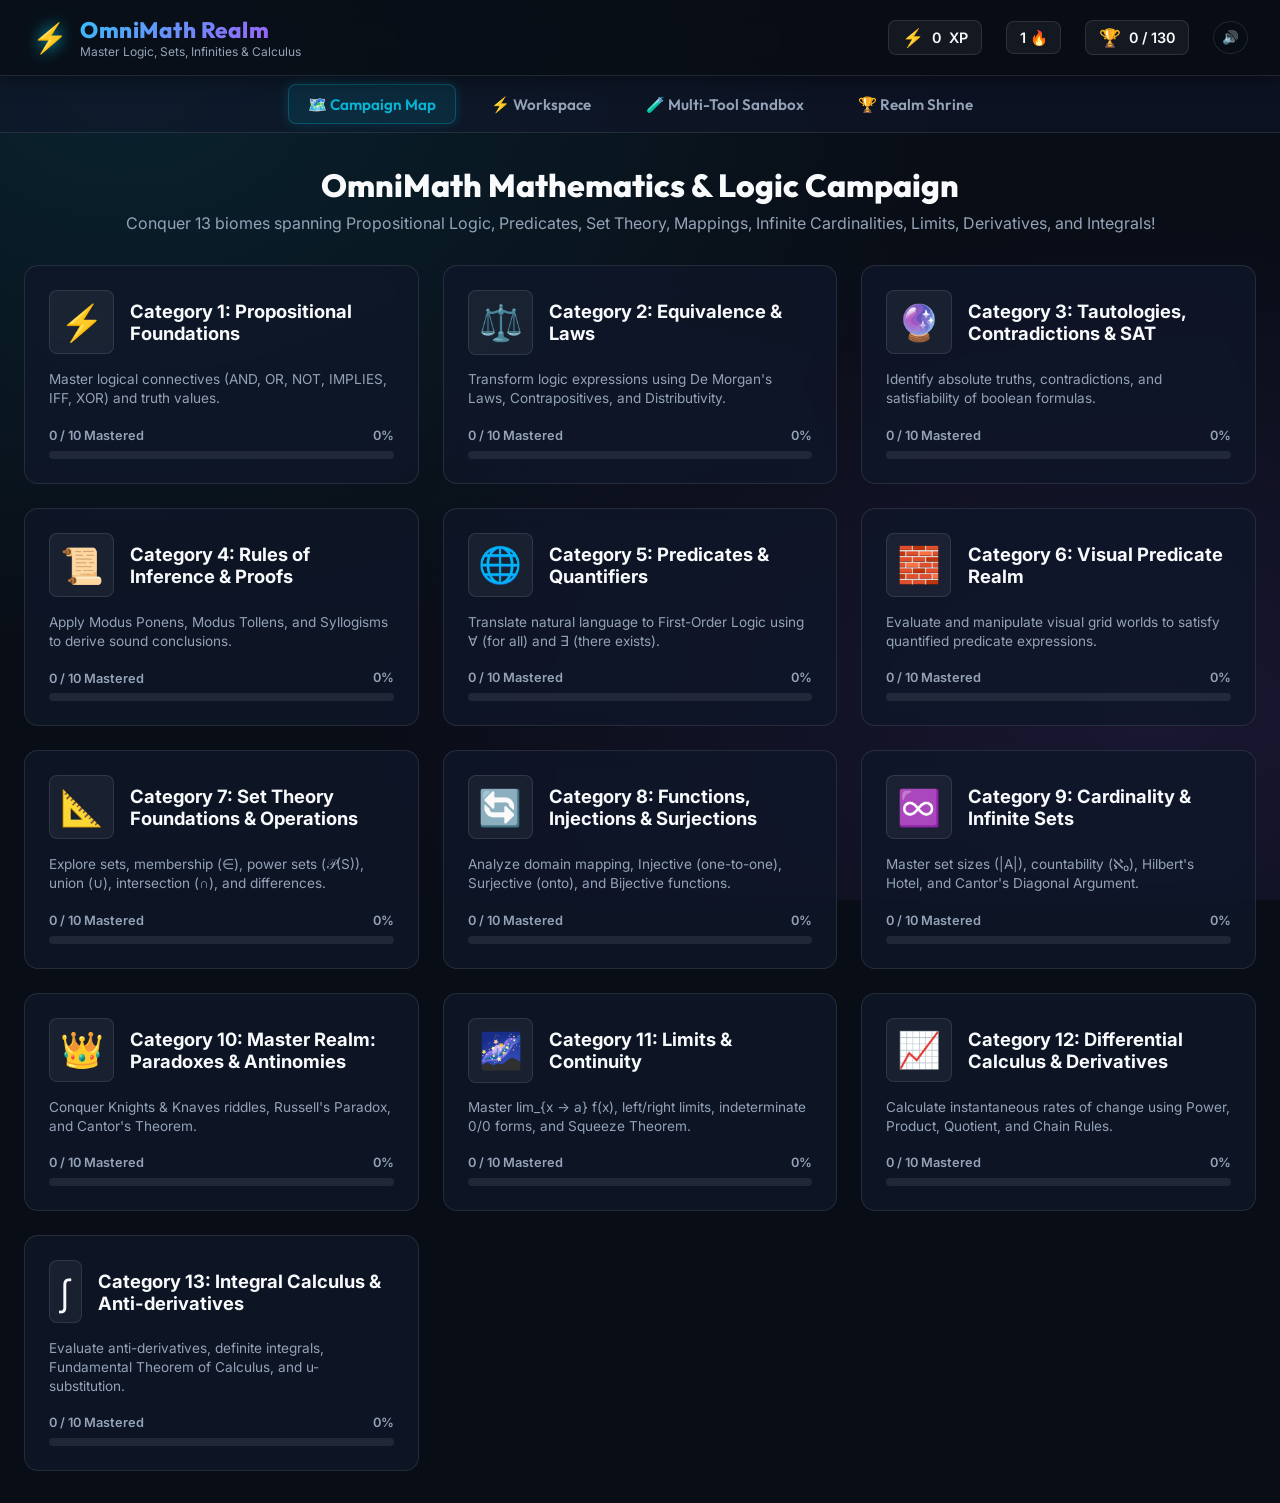
<file: index.html>
<!DOCTYPE html>
<html lang="en">
<head>
    <meta charset="UTF-8">
    <meta name="viewport" content="width=device-width, initial-scale=1.0">
    <title>OmniMath Realm - Desktop Suite</title>
    <meta name="description" content="Desktop-optimized eLearning web application for OmniMath Realm. Featuring split two-column workspace layouts and high-density wide grid views.">
    <link rel="preconnect" href="https://fonts.googleapis.com">
    <link rel="preconnect" href="https://fonts.gstatic.com" crossorigin>
    <link href="https://fonts.googleapis.com/css2?family=Inter:wght@400;500;600;700&family=JetBrains+Mono:wght@500;700&family=Outfit:wght@600;700;800&display=swap" rel="stylesheet">
    <style>
/* ==========================================================================
   Prop & Preds Logic Lair - Deep Dark Cyber Gothic Design System
   ========================================================================== */

:root {
    --bg-dark: #090d16;
    --bg-card: rgba(15, 23, 42, 0.75);
    --bg-card-hover: rgba(30, 41, 59, 0.85);
    --border-color: rgba(255, 255, 255, 0.1);
    --border-glow: rgba(6, 182, 212, 0.4);
    
    --primary: #06b6d4;      /* Glowing Cyan */
    --primary-hover: #0891b2;
    --secondary: #8b5cf6;    /* Electric Violet */
    --accent: #f59e0b;       /* Amber Glow */
    --success: #10b981;      /* Emerald Green */
    --danger: #ef4444;       /* Crimson Red */

    --text-main: #f8fafc;
    --text-muted: #94a3b8;
    
    --font-heading: 'Outfit', 'Inter', -apple-system, sans-serif;
    --font-body: 'Inter', -apple-system, sans-serif;
    --font-code: 'JetBrains Mono', 'Fira Code', monospace;

    --shadow-glow: 0 0 20px rgba(6, 182, 212, 0.25);
    --radius-sm: 8px;
    --radius-md: 14px;
    --radius-lg: 20px;
}

* {
    box-sizing: border-box;
    margin: 0;
    padding: 0;
}

body {
    background-color: var(--bg-dark);
    background-image: 
        radial-gradient(at 10% 10%, rgba(6, 182, 212, 0.12) 0px, transparent 50%),
        radial-gradient(at 90% 80%, rgba(139, 92, 246, 0.12) 0px, transparent 50%);
    background-attachment: fixed;
    color: var(--text-main);
    font-family: var(--font-body);
    min-height: 100vh;
    display: flex;
    flex-direction: column;
}

/* Header & App Bar */
.app-header {
    background: rgba(9, 13, 22, 0.85);
    backdrop-filter: blur(12px);
    border-bottom: 1px solid var(--border-color);
    padding: 1rem 2rem;
    position: sticky;
    top: 0;
    z-index: 100;
    display: flex;
    justify-content: space-between;
    align-items: center;
    box-shadow: 0 4px 20px rgba(0, 0, 0, 0.4);
}

.logo-container {
    display: flex;
    align-items: center;
    gap: 0.75rem;
}

.logo-icon {
    font-size: 1.8rem;
    filter: drop-shadow(0 0 8px var(--primary));
}

.logo-text h1 {
    font-family: var(--font-heading);
    font-size: 1.4rem;
    font-weight: 800;
    background: linear-gradient(135deg, #38bdf8, #a855f7);
    -webkit-background-clip: text;
    -webkit-text-fill-color: transparent;
    letter-spacing: 0.5px;
}

.logo-text p {
    font-size: 0.75rem;
    color: var(--text-muted);
}

.header-stats {
    display: flex;
    align-items: center;
    gap: 1.5rem;
}

.stat-pill {
    background: rgba(255, 255, 255, 0.05);
    border: 1px solid var(--border-color);
    border-radius: var(--radius-sm);
    padding: 0.4rem 0.8rem;
    font-size: 0.9rem;
    font-weight: 600;
    display: flex;
    align-items: center;
    gap: 0.5rem;
}

.stat-pill .icon {
    font-size: 1.1rem;
}

.sound-toggle-btn {
    background: transparent;
    border: 1px solid var(--border-color);
    color: var(--text-main);
    padding: 0.5rem;
    border-radius: 50%;
    cursor: pointer;
    transition: all 0.2s ease;
}

.sound-toggle-btn:hover {
    border-color: var(--primary);
    box-shadow: 0 0 10px rgba(6, 182, 212, 0.4);
}

/* Nav Tabs */
.nav-bar {
    background: rgba(15, 23, 42, 0.6);
    border-bottom: 1px solid var(--border-color);
    display: flex;
    justify-content: center;
    gap: 1rem;
    padding: 0.5rem 1rem;
}

.nav-tab-btn {
    background: transparent;
    border: none;
    color: var(--text-muted);
    font-family: var(--font-heading);
    font-size: 0.95rem;
    font-weight: 600;
    padding: 0.6rem 1.2rem;
    border-radius: var(--radius-sm);
    cursor: pointer;
    transition: all 0.2s ease;
    display: flex;
    align-items: center;
    gap: 0.5rem;
}

.nav-tab-btn:hover {
    color: var(--text-main);
    background: rgba(255, 255, 255, 0.05);
}

.nav-tab-btn.active {
    color: var(--primary);
    background: rgba(6, 182, 212, 0.12);
    border: 1px solid rgba(6, 182, 212, 0.3);
    box-shadow: 0 0 12px rgba(6, 182, 212, 0.2);
}

/* Main Layout */
.main-container {
    flex: 1;
    max-width: 1300px;
    width: 100%;
    margin: 0 auto;
    padding: 2rem 1.5rem;
}

.view-panel {
    display: none;
    animation: fadeIn 0.3s ease-in-out;
}

.view-panel.active {
    display: block;
}

@keyframes fadeIn {
    from { opacity: 0; transform: translateY(8px); }
    to { opacity: 1; transform: translateY(0); }
}

/* Category Campaign Map */
.campaign-header {
    text-align: center;
    margin-bottom: 2rem;
}

.campaign-header h2 {
    font-family: var(--font-heading);
    font-size: 2rem;
    font-weight: 800;
    margin-bottom: 0.5rem;
}

.campaign-header p {
    color: var(--text-muted);
}

.categories-grid {
    display: grid;
    grid-template-columns: repeat(auto-fit, minmax(320px, 1fr));
    gap: 1.5rem;
}

.category-card {
    background: var(--bg-card);
    backdrop-filter: blur(10px);
    border: 1px solid var(--border-color);
    border-radius: var(--radius-md);
    padding: 1.5rem;
    transition: all 0.3s ease;
    cursor: pointer;
    position: relative;
    overflow: hidden;
}

.category-card:hover {
    transform: translateY(-4px);
    border-color: var(--category-color, var(--primary));
    box-shadow: 0 8px 30px rgba(0, 0, 0, 0.5), 0 0 15px var(--category-color, var(--primary));
}

.category-header {
    display: flex;
    align-items: center;
    gap: 1rem;
    margin-bottom: 1rem;
}

.category-icon {
    font-size: 2.2rem;
    background: rgba(255, 255, 255, 0.05);
    padding: 0.6rem;
    border-radius: var(--radius-sm);
    border: 1px solid var(--border-color);
}

.category-title h3 {
    font-size: 1.15rem;
    font-weight: 700;
}

.category-desc {
    font-size: 0.85rem;
    color: var(--text-muted);
    margin-bottom: 1.2rem;
    line-height: 1.4;
}

.category-progress {
    display: flex;
    align-items: center;
    justify-content: space-between;
    font-size: 0.8rem;
    font-weight: 600;
    color: var(--text-muted);
}

.progress-bar-bg {
    height: 8px;
    background: rgba(255, 255, 255, 0.08);
    border-radius: 4px;
    overflow: hidden;
    margin-top: 0.5rem;
}

.progress-bar-fill {
    height: 100%;
    background: var(--category-color, var(--primary));
    width: 0%;
    transition: width 0.4s ease;
}

/* Challenge Workspace */
.challenge-workspace {
    display: grid;
    grid-template-columns: 300px 1fr;
    gap: 1.5rem;
}

@media (max-width: 900px) {
    .challenge-workspace {
        grid-template-columns: 1fr;
    }
}

.challenge-sidebar {
    background: var(--bg-card);
    border: 1px solid var(--border-color);
    border-radius: var(--radius-md);
    padding: 1.2rem;
    max-height: calc(100vh - 160px);
    overflow-y: auto;
}

.sidebar-title {
    font-size: 1rem;
    font-weight: 700;
    margin-bottom: 1rem;
    padding-bottom: 0.5rem;
    border-bottom: 1px solid var(--border-color);
}

.challenge-list {
    display: flex;
    flex-direction: column;
    gap: 0.5rem;
}

.challenge-item-btn {
    background: rgba(255, 255, 255, 0.03);
    border: 1px solid var(--border-color);
    color: var(--text-main);
    padding: 0.75rem 1rem;
    border-radius: var(--radius-sm);
    text-align: left;
    cursor: pointer;
    transition: all 0.2s ease;
    display: flex;
    justify-content: space-between;
    align-items: center;
    font-size: 0.88rem;
}

.challenge-item-btn:hover {
    background: rgba(255, 255, 255, 0.08);
    border-color: var(--primary);
}

.challenge-item-btn.active {
    background: rgba(6, 182, 212, 0.15);
    border-color: var(--primary);
    font-weight: 700;
    box-shadow: 0 0 10px rgba(6, 182, 212, 0.2);
}

.challenge-item-btn.completed {
    border-color: var(--success);
}

.challenge-item-btn .status-icon {
    font-size: 1rem;
}

/* Main Challenge Play Area */
.challenge-card {
    background: var(--bg-card);
    backdrop-filter: blur(12px);
    border: 1px solid var(--border-color);
    border-radius: var(--radius-md);
    padding: 2rem;
    box-shadow: 0 10px 40px rgba(0, 0, 0, 0.5);
}

.challenge-meta {
    display: flex;
    justify-content: space-between;
    align-items: center;
    margin-bottom: 1rem;
}

.challenge-badge {
    background: rgba(139, 92, 246, 0.2);
    border: 1px solid rgba(139, 92, 246, 0.4);
    color: #c084fc;
    font-size: 0.75rem;
    font-weight: 700;
    text-transform: uppercase;
    padding: 0.3rem 0.7rem;
    border-radius: 20px;
}

.challenge-xp {
    color: var(--accent);
    font-weight: 700;
    font-size: 0.9rem;
}

.challenge-title {
    font-family: var(--font-heading);
    font-size: 1.6rem;
    margin-bottom: 1rem;
}

.challenge-prompt {
    font-size: 1.1rem;
    color: #e2e8f0;
    margin-bottom: 1.5rem;
    line-height: 1.6;
}

.formula-box {
    background: rgba(0, 0, 0, 0.4);
    border: 1px solid rgba(6, 182, 212, 0.3);
    border-radius: var(--radius-sm);
    padding: 1.2rem;
    text-align: center;
    font-family: var(--font-code);
    font-size: 1.3rem;
    color: #38bdf8;
    margin-bottom: 1.5rem;
    box-shadow: inset 0 0 15px rgba(0, 0, 0, 0.6);
}

.premises-list {
    background: rgba(0, 0, 0, 0.3);
    border-left: 4px solid var(--secondary);
    padding: 1rem 1.5rem;
    margin-bottom: 1.5rem;
    border-radius: 0 var(--radius-sm) var(--radius-sm) 0;
}

.premises-list li {
    font-family: var(--font-code);
    font-size: 1.05rem;
    margin-bottom: 0.4rem;
}

/* Multiple Choice Grid */
.options-grid {
    display: grid;
    grid-template-columns: repeat(auto-fit, minmax(240px, 1fr));
    gap: 1rem;
    margin-bottom: 1.5rem;
}

.option-btn {
    background: rgba(255, 255, 255, 0.04);
    border: 1px solid var(--border-color);
    color: var(--text-main);
    padding: 1rem;
    border-radius: var(--radius-sm);
    font-family: var(--font-body);
    font-size: 1rem;
    cursor: pointer;
    transition: all 0.2s ease;
    text-align: center;
}

.option-btn:hover {
    background: rgba(255, 255, 255, 0.1);
    border-color: var(--primary);
}

.option-btn.selected {
    background: rgba(6, 182, 212, 0.2);
    border-color: var(--primary);
    box-shadow: 0 0 15px rgba(6, 182, 212, 0.3);
}

/* Virtual Logic Keyboard Toolbar */
.logic-keyboard-bar {
    display: flex;
    flex-wrap: wrap;
    gap: 0.4rem;
    margin-top: 0.6rem;
    margin-bottom: 1rem;
}

.logic-key-btn {
    background: rgba(255, 255, 255, 0.06);
    border: 1px solid var(--border-color);
    color: #38bdf8;
    font-family: var(--font-code);
    font-size: 1.1rem;
    font-weight: 700;
    padding: 0.4rem 0.8rem;
    border-radius: 6px;
    cursor: pointer;
    transition: all 0.15s ease;
}

.logic-key-btn:hover {
    background: rgba(6, 182, 212, 0.25);
    border-color: var(--primary);
    color: #ffffff;
}

/* Common Buttons */
.btn {
    padding: 0.75rem 1.5rem;
    border-radius: var(--radius-sm);
    font-family: var(--font-heading);
    font-size: 0.95rem;
    font-weight: 700;
    cursor: pointer;
    transition: all 0.2s ease;
    border: none;
}

.btn-primary {
    background: linear-gradient(135deg, var(--primary), var(--primary-hover));
    color: #ffffff;
    box-shadow: 0 4px 15px rgba(6, 182, 212, 0.3);
}

.btn-primary:hover {
    transform: translateY(-2px);
    box-shadow: 0 6px 20px rgba(6, 182, 212, 0.5);
}

.btn-secondary {
    background: rgba(255, 255, 255, 0.08);
    border: 1px solid var(--border-color);
    color: var(--text-main);
}

.btn-secondary:hover {
    background: rgba(255, 255, 255, 0.15);
}

/* Feedback & Explanation Box */
.feedback-box {
    margin-top: 1.5rem;
    padding: 1.2rem;
    border-radius: var(--radius-sm);
    animation: fadeIn 0.3s ease;
}

.feedback-box.success {
    background: rgba(16, 185, 129, 0.15);
    border: 1px solid var(--success);
    color: #6ee7b7;
}

.feedback-box.error {
    background: rgba(239, 68, 68, 0.15);
    border: 1px solid var(--danger);
    color: #fca5a5;
}

.feedback-box h4 {
    font-size: 1.1rem;
    margin-bottom: 0.4rem;
}

.feedback-box p {
    font-size: 0.95rem;
    line-height: 1.5;
}

/* Predicate World Grid */
.predicate-world-grid {
    display: flex;
    justify-content: center;
    gap: 1.5rem;
    margin: 1.5rem 0;
    flex-wrap: wrap;
}

.world-object-card {
    background: rgba(0, 0, 0, 0.4);
    border: 1px solid var(--border-color);
    border-radius: var(--radius-sm);
    padding: 1.2rem;
    display: flex;
    flex-direction: column;
    align-items: center;
    gap: 0.8rem;
    min-width: 120px;
    transition: all 0.2s ease;
}

.world-object-card.interactive {
    cursor: pointer;
}

.world-object-card.interactive:hover {
    border-color: var(--primary);
    transform: scale(1.05);
    box-shadow: 0 0 15px rgba(6, 182, 212, 0.4);
}

.object-label {
    font-size: 0.85rem;
    color: var(--text-muted);
}

/* Interactive Sandbox Tools */
.sandbox-tabs {
    display: flex;
    gap: 1rem;
    margin-bottom: 1.5rem;
}

.sandbox-tab-btn {
    background: rgba(255, 255, 255, 0.05);
    border: 1px solid var(--border-color);
    color: var(--text-muted);
    padding: 0.75rem 1.5rem;
    border-radius: var(--radius-sm);
    font-family: var(--font-heading);
    font-weight: 600;
    cursor: pointer;
    transition: all 0.2s ease;
}

.sandbox-tab-btn.active {
    background: rgba(139, 92, 246, 0.2);
    border-color: var(--secondary);
    color: #ffffff;
}

.sandbox-panel {
    display: none;
}

.sandbox-panel.active {
    display: block;
}

.input-card {
    background: var(--bg-card);
    border: 1px solid var(--border-color);
    border-radius: var(--radius-md);
    padding: 1.5rem;
    margin-bottom: 1.5rem;
}

.input-card label {
    display: block;
    font-weight: 600;
    margin-bottom: 0.5rem;
}

.input-card input[type="text"] {
    width: 100%;
    background: rgba(0, 0, 0, 0.4);
    border: 1px solid var(--border-color);
    color: var(--text-main);
    font-family: var(--font-code);
    font-size: 1.1rem;
    padding: 0.8rem;
    border-radius: var(--radius-sm);
}

.results-card {
    background: var(--bg-card);
    border: 1px solid var(--border-color);
    border-radius: var(--radius-md);
    padding: 1.5rem;
    margin-top: 1.5rem;
}

.hidden {
    display: none !important;
}

/* Truth Table Styling */
.truth-table {
    width: 100%;
    border-collapse: collapse;
    margin-top: 1rem;
    font-family: var(--font-code);
}

.truth-table th, .truth-table td {
    padding: 0.75rem 1rem;
    border: 1px solid var(--border-color);
    text-align: center;
}

.truth-table th {
    background: rgba(255, 255, 255, 0.06);
    color: var(--primary);
}

.truth-table .result-header {
    background: rgba(139, 92, 246, 0.2);
    color: #c084fc;
}

.val-true {
    color: #4ade80;
    font-weight: 700;
}

.val-false {
    color: #f87171;
    font-weight: 700;
}

.analysis-badge {
    display: inline-block;
    padding: 0.4rem 1rem;
    border-radius: 20px;
    font-weight: 700;
    font-size: 0.9rem;
    margin-bottom: 1rem;
}

.badge-tautology {
    background: rgba(16, 185, 129, 0.2);
    border: 1px solid var(--success);
    color: #6ee7b7;
}

.badge-contradiction {
    background: rgba(239, 68, 68, 0.2);
    border: 1px solid var(--danger);
    color: #fca5a5;
}

.badge-contingency {
    background: rgba(245, 158, 11, 0.2);
    border: 1px solid var(--accent);
    color: #fde047;
}

/* Learning Info Educational Scaffolding Card */
.learning-info-card {
    background: rgba(6, 182, 212, 0.08);
    border-left: 4px solid var(--primary);
    border-radius: var(--radius-sm);
    padding: 1rem 1.25rem;
    margin: 1rem 0;
    box-shadow: 0 2px 10px rgba(0, 0, 0, 0.2);
}

.learning-info-card strong {
    color: #38bdf8;
}

.learning-info-card code {
    background: rgba(0, 0, 0, 0.4);
    color: #a5f3fc;
    padding: 0.15rem 0.4rem;
    border-radius: 4px;
    font-family: var(--font-code);
}

/* Form Controls & Sandboxes */
.form-select {
    width: 100%;
    padding: 0.75rem 1rem;
    border-radius: var(--radius-sm);
    border: 1px solid var(--border-color);
    background: rgba(15, 23, 42, 0.9);
    color: var(--text-main);
    font-size: 1rem;
    margin-top: 0.5rem;
    outline: none;
    cursor: pointer;
}

.form-select:focus {
    border-color: var(--primary);
    box-shadow: 0 0 10px var(--border-glow);
}

.venn-breakdown {
    display: grid;
    grid-template-columns: repeat(auto-fit, minmax(180px, 1fr));
    gap: 0.75rem;
    background: rgba(0, 0, 0, 0.3);
    padding: 0.75rem;
    border-radius: var(--radius-sm);
    border: 1px solid var(--border-color);
}

.fn-results-list li {
    padding: 0.4rem 0.6rem;
    border-bottom: 1px solid rgba(255, 255, 255, 0.05);
}

/* Realm Biome Environment Transition System */
body {
    transition: background-color 0.5s ease, background-image 0.5s ease;
}

.app-header {
    transition: border-bottom 0.5s ease;
}

.biome-banner {
    animation: biomeFadeIn 0.4s ease-out;
}

@keyframes biomeFadeIn {
    from { opacity: 0; transform: translateY(-6px); }
    to { opacity: 1; transform: translateY(0); }
}

/* 3Blue1Brown / Manim Style Visual Intuition Card */
.manim-card {
    transition: all 0.3s ease;
}

.manim-card:hover {
    box-shadow: 0 0 30px rgba(6, 182, 212, 0.25) !important;
}

.manim-x-slider, .riemann-n-slider {
    height: 6px;
    border-radius: 3px;
    background: rgba(255, 255, 255, 0.1);
    outline: none;
}

/* ==========================================================================
   Mobile-Optimized Layout Styles (.mobile-app-layout)
   ========================================================================== */
body.mobile-app-layout {
    padding-bottom: 70px;
}

body.mobile-app-layout .app-header {
    padding: 0.75rem 1rem;
}

body.mobile-app-layout .logo-text h1 {
    font-size: 1.1rem;
}

body.mobile-app-layout .logo-text p {
    display: none;
}

body.mobile-app-layout .header-stats {
    gap: 0.5rem;
}

body.mobile-app-layout .stat-pill {
    padding: 0.3rem 0.6rem;
    font-size: 0.8rem;
}

/* Fixed Bottom Mobile Navigation Bar */
.mobile-bottom-nav {
    position: fixed;
    bottom: 0;
    left: 0;
    right: 0;
    z-index: 200;
    background: rgba(9, 13, 22, 0.95);
    backdrop-filter: blur(16px);
    border-top: 1px solid var(--border-color);
    display: flex;
    justify-content: space-around;
    align-items: center;
    padding: 0.5rem;
    box-shadow: 0 -4px 20px rgba(0, 0, 0, 0.5);
}

.mobile-bottom-nav .nav-tab-btn {
    flex-direction: column;
    gap: 0.2rem;
    padding: 0.4rem 0.75rem;
    font-size: 0.75rem;
}

.mobile-bottom-nav .nav-tab-btn span {
    font-size: 1.2rem;
}

/* Mobile Horizontal Level Chip Carousel */
.mobile-level-carousel {
    display: flex;
    gap: 0.5rem;
    overflow-x: auto;
    padding: 0.5rem 0.25rem;
    margin-bottom: 1rem;
    -webkit-overflow-scrolling: touch;
    scrollbar-width: none;
}

.mobile-level-carousel::-webkit-scrollbar {
    display: none;
}

.mobile-level-chip {
    flex: 0 0 auto;
    background: rgba(15, 23, 42, 0.8);
    border: 1px solid var(--border-color);
    color: var(--text-muted);
    font-family: var(--font-heading);
    font-weight: 700;
    font-size: 0.85rem;
    padding: 0.5rem 0.9rem;
    border-radius: 20px;
    cursor: pointer;
    white-space: nowrap;
    display: flex;
    align-items: center;
    gap: 0.4rem;
}

.mobile-level-chip.active {
    background: var(--primary);
    color: #090d16;
    border-color: var(--primary);
    box-shadow: 0 0 10px var(--border-glow);
}

.mobile-level-chip.completed {
    border-color: var(--success);
}

/* Mobile Touch Target Enforcements */
body.mobile-app-layout .option-btn {
    min-height: 48px;
    font-size: 1rem;
    padding: 0.75rem 1rem;
}

body.mobile-app-layout .btn {
    min-height: 48px;
    padding: 0.75rem 1.25rem;
}





    </style>
</head>
<body>
    <header class="app-header">
        <div class="logo-container">
            <div class="logo-icon">⚡</div>
            <div class="logo-text">
                <h1>OmniMath Realm</h1>
                <p>Master Logic, Sets, Infinities & Calculus</p>
            </div>
        </div>

        <div class="header-stats">
            <div class="stat-pill" title="Total Experience Points">
                <span class="icon">⚡</span>
                <span id="stat-xp-val">0</span> XP
            </div>
            <div class="stat-pill" title="Current Daily Streak">
                <span id="stat-streak-val">1 🔥</span>
            </div>
            <div class="stat-pill" title="Challenges Solved">
                <span class="icon">🏆</span>
                <span id="stat-completed-val">0 / 130</span>
            </div>
            <button class="sound-toggle-btn" id="btn-sound-toggle" title="Toggle Sound Effects">🔊</button>
        </div>
    </header>

    <nav class="nav-bar">
        <button class="nav-tab-btn active" data-view="campaign">🗺️ Campaign Map</button>
        <button class="nav-tab-btn" data-view="workspace">⚡ Workspace</button>
        <button class="nav-tab-btn" data-view="sandbox">🧪 Multi-Tool Sandbox</button>
        <button class="nav-tab-btn" data-view="stats">🏆 Realm Shrine</button>
    </nav>

    <main class="main-container">
        <section id="view-campaign" class="view-panel active">
            <div class="campaign-header">
                <h2>OmniMath Mathematics & Logic Campaign</h2>
                <p>Conquer 13 biomes spanning Propositional Logic, Predicates, Set Theory, Mappings, Infinite Cardinalities, Limits, Derivatives, and Integrals!</p>
            </div>
            <div class="categories-grid"></div>
        </section>

        <section id="view-workspace" class="view-panel">
            <div class="workspace-layout">
                <aside class="challenge-sidebar">
                    <h3>Curriculum Levels</h3>
                    <div class="challenge-list"></div>
                </aside>
                <div class="challenge-main-area"></div>
            </div>
        </section>

        <section id="view-sandbox" class="view-panel"></section>
        <section id="view-stats" class="view-panel"></section>
    </main>

    <script>
/* --- MODULE: logic-parser.js --- */
/**
 * LogicParser - Tokenizer and AST Parser for Propositional and Predicate Logic formulas.
 */

class LogicParser {
    static TOKEN_TYPES = {
        VARIABLE: 'VARIABLE',
        PREDICATE: 'PREDICATE',
        CONSTANT: 'CONSTANT',
        NOT: 'NOT',
        AND: 'AND',
        OR: 'OR',
        IMPLIES: 'IMPLIES',
        IFF: 'IFF',
        XOR: 'XOR',
        FORALL: 'FORALL',
        EXISTS: 'EXISTS',
        LPAREN: 'LPAREN',
        RPAREN: 'RPAREN',
        COMMA: 'COMMA',
        DOT: 'DOT'
    };

    /**
     * Tokenize raw input string into token stream
     */
    static tokenize(input) {
        const tokens = [];
        let i = 0;
        const s = input.trim();

        while (i < s.length) {
            const char = s[i];

            if (/\s/.test(char)) {
                i++;
                continue;
            }

            // Quantifiers: ∀, \A, forall / ∃, \E, exists
            if (char === '∀' || s.substr(i, 7).toLowerCase() === 'forall ') {
                tokens.push({ type: this.TOKEN_TYPES.FORALL, value: '∀' });
                i += (char === '∀' ? 1 : 7);
                continue;
            }
            if (s.substr(i, 2) === '\\A') {
                tokens.push({ type: this.TOKEN_TYPES.FORALL, value: '∀' });
                i += 2;
                continue;
            }

            if (char === '∃' || s.substr(i, 7).toLowerCase() === 'exists ') {
                tokens.push({ type: this.TOKEN_TYPES.EXISTS, value: '∃' });
                i += (char === '∃' ? 1 : 7);
                continue;
            }
            if (s.substr(i, 2) === '\\E') {
                tokens.push({ type: this.TOKEN_TYPES.EXISTS, value: '∃' });
                i += 2;
                continue;
            }

            // Connectives
            if (char === '¬' || char === '~' || char === '!') {
                tokens.push({ type: this.TOKEN_TYPES.NOT, value: '¬' });
                i++;
                continue;
            }
            if (s.substr(i, 3).toLowerCase() === 'not') {
                tokens.push({ type: this.TOKEN_TYPES.NOT, value: '¬' });
                i += 3;
                continue;
            }

            if (char === '↔' || s.substr(i, 3) === '<->' || s.substr(i, 3) === '<=>') {
                tokens.push({ type: this.TOKEN_TYPES.IFF, value: '↔' });
                i += (char === '↔' ? 1 : 3);
                continue;
            }
            if (s.substr(i, 3).toLowerCase() === 'iff') {
                tokens.push({ type: this.TOKEN_TYPES.IFF, value: '↔' });
                i += 3;
                continue;
            }

            if (char === '→' || s.substr(i, 2) === '->' || s.substr(i, 2) === '=>') {
                tokens.push({ type: this.TOKEN_TYPES.IMPLIES, value: '→' });
                i += (char === '→' ? 1 : 2);
                continue;
            }
            if (s.substr(i, 7).toLowerCase() === 'implies') {
                tokens.push({ type: this.TOKEN_TYPES.IMPLIES, value: '→' });
                i += 7;
                continue;
            }

            if (char === '∧' || s.substr(i, 2) === '/\\' || char === '&') {
                tokens.push({ type: this.TOKEN_TYPES.AND, value: '∧' });
                i += (char === '∧' || char === '&' ? 1 : 2);
                continue;
            }
            if (s.substr(i, 3).toLowerCase() === 'and') {
                tokens.push({ type: this.TOKEN_TYPES.AND, value: '∧' });
                i += 3;
                continue;
            }

            if (char === '∨' || s.substr(i, 2) === '\\/' || char === '|') {
                tokens.push({ type: this.TOKEN_TYPES.OR, value: '∨' });
                i += (char === '∨' || char === '|' ? 1 : 2);
                continue;
            }
            if (s.substr(i, 2).toLowerCase() === 'or') {
                tokens.push({ type: this.TOKEN_TYPES.OR, value: '∨' });
                i += 2;
                continue;
            }

            if (char === '⊕') {
                tokens.push({ type: this.TOKEN_TYPES.XOR, value: '⊕' });
                i++;
                continue;
            }
            if (s.substr(i, 3).toLowerCase() === 'xor') {
                tokens.push({ type: this.TOKEN_TYPES.XOR, value: '⊕' });
                i += 3;
                continue;
            }

            if (char === '(') {
                tokens.push({ type: this.TOKEN_TYPES.LPAREN, value: '(' });
                i++;
                continue;
            }

            if (char === ')') {
                tokens.push({ type: this.TOKEN_TYPES.RPAREN, value: ')' });
                i++;
                continue;
            }

            if (char === ',') {
                tokens.push({ type: this.TOKEN_TYPES.COMMA, value: ',' });
                i++;
                continue;
            }

            if (char === '.') {
                tokens.push({ type: this.TOKEN_TYPES.DOT, value: '.' });
                i++;
                continue;
            }

            // Identifiers: Predicates or Variables (e.g. Red(x), P, Q, x, y, z)
            if (/[a-zA-Z_]/.test(char)) {
                let name = '';
                while (i < s.length && /[a-zA-Z0-9_]/.test(s[i])) {
                    name += s[i];
                    i++;
                }
                tokens.push({ type: this.TOKEN_TYPES.VARIABLE, value: name });
                continue;
            }

            throw new Error(`Unexpected character '${char}' at index ${i}`);
        }

        return tokens;
    }

    /**
     * Parse tokens into AST
     */
    static parse(input) {
        const tokens = typeof input === 'string' ? this.tokenize(input) : input;
        let current = 0;

        function peek() {
            return tokens[current];
        }

        function consume(type) {
            const token = tokens[current];
            if (!token || (type && token.type !== type)) {
                throw new Error(`Expected token ${type} but got ${token ? token.type : 'EOF'}`);
            }
            current++;
            return token;
        }

        function parseQuantifier() {
            const token = peek();
            if (token && (token.type === LogicParser.TOKEN_TYPES.FORALL || token.type === LogicParser.TOKEN_TYPES.EXISTS)) {
                const qType = consume().type;
                const varToken = consume(LogicParser.TOKEN_TYPES.VARIABLE);
                
                // Optional dot
                if (peek() && peek().type === LogicParser.TOKEN_TYPES.DOT) {
                    consume(LogicParser.TOKEN_TYPES.DOT);
                }

                const body = parseExpression();
                return {
                    type: qType === LogicParser.TOKEN_TYPES.FORALL ? 'Forall' : 'Exists',
                    variable: varToken.value,
                    body: body
                };
            }
            return parseIff();
        }

        function parseIff() {
            let left = parseImplies();
            while (peek() && peek().type === LogicParser.TOKEN_TYPES.IFF) {
                const op = consume().value;
                const right = parseImplies();
                left = { type: 'BinaryOp', op: '↔', left, right };
            }
            return left;
        }

        function parseImplies() {
            let left = parseOr();
            if (peek() && peek().type === LogicParser.TOKEN_TYPES.IMPLIES) {
                const op = consume().value;
                const right = parseImplies(); // Right associative P -> Q -> R = P -> (Q -> R)
                left = { type: 'BinaryOp', op: '→', left, right };
            }
            return left;
        }

        function parseOr() {
            let left = parseAnd();
            while (peek() && (peek().type === LogicParser.TOKEN_TYPES.OR || peek().type === LogicParser.TOKEN_TYPES.XOR)) {
                const op = consume().value;
                const right = parseAnd();
                left = { type: 'BinaryOp', op, left, right };
            }
            return left;
        }

        function parseAnd() {
            let left = parseNot();
            while (peek() && peek().type === LogicParser.TOKEN_TYPES.AND) {
                const op = consume().value;
                const right = parseNot();
                left = { type: 'BinaryOp', op: '∧', left, right };
            }
            return left;
        }

        function parseNot() {
            if (peek() && peek().type === LogicParser.TOKEN_TYPES.NOT) {
                consume();
                const operand = parseNot();
                return { type: 'UnaryOp', op: '¬', operand };
            }
            return parsePrimary();
        }

        function parsePrimary() {
            const token = peek();
            if (!token) {
                throw new Error('Unexpected end of formula');
            }

            if (token.type === LogicParser.TOKEN_TYPES.LPAREN) {
                consume(LogicParser.TOKEN_TYPES.LPAREN);
                const expr = parseExpression();
                consume(LogicParser.TOKEN_TYPES.RPAREN);
                return expr;
            }

            if (token.type === LogicParser.TOKEN_TYPES.VARIABLE) {
                const varToken = consume();
                // Check if it's a predicate call like Red(x) or LeftOf(x, y)
                if (peek() && peek().type === LogicParser.TOKEN_TYPES.LPAREN) {
                    consume(LogicParser.TOKEN_TYPES.LPAREN);
                    const args = [];
                    if (peek().type !== LogicParser.TOKEN_TYPES.RPAREN) {
                        args.push(consume(LogicParser.TOKEN_TYPES.VARIABLE).value);
                        while (peek() && peek().type === LogicParser.TOKEN_TYPES.COMMA) {
                            consume(LogicParser.TOKEN_TYPES.COMMA);
                            args.push(consume(LogicParser.TOKEN_TYPES.VARIABLE).value);
                        }
                    }
                    consume(LogicParser.TOKEN_TYPES.RPAREN);
                    return { type: 'Predicate', name: varToken.value, args };
                }
                // Proposition variable like P, Q, R or constant
                return { type: 'Variable', name: varToken.value };
            }

            throw new Error(`Unexpected token: ${token.value}`);
        }

        function parseExpression() {
            return parseQuantifier();
        }

        const ast = parseExpression();
        if (current < tokens.length) {
            throw new Error(`Unexpected extra tokens starting at '${tokens[current].value}'`);
        }
        return ast;
    }

    /**
     * Extract all unique proposition variable names from an AST (e.g. P, Q, R)
     */
    static getVariables(ast) {
        const vars = new Set();

        function traverse(node) {
            if (!node) return;
            if (node.type === 'Variable') {
                vars.add(node.name);
            } else if (node.type === 'UnaryOp') {
                traverse(node.operand);
            } else if (node.type === 'BinaryOp') {
                traverse(node.left);
                traverse(node.right);
            } else if (node.type === 'Predicate') {
                // If it's a predicate, we don't treat its parameters as simple boolean vars
            } else if (node.type === 'Forall' || node.type === 'Exists') {
                traverse(node.body);
            }
        }

        traverse(ast);
        return Array.from(vars).sort();
    }
}

/* --- MODULE: evaluator.js --- */
class Evaluator {
    /**
     * Evaluate a propositional AST under a given variable assignment (e.g., { P: true, Q: false })
     */
    static evaluatePropositional(ast, assignment) {
        if (!ast) return false;

        switch (ast.type) {
            case 'Variable':
                if (ast.name === 'True' || ast.name === 'T' || ast.name === '1') return true;
                if (ast.name === 'False' || ast.name === 'F' || ast.name === '0') return false;
                if (assignment[ast.name] !== undefined) {
                    return Boolean(assignment[ast.name]);
                }
                throw new Error(`Unassigned variable: ${ast.name}`);

            case 'UnaryOp':
                if (ast.op === '¬') {
                    return !this.evaluatePropositional(ast.operand, assignment);
                }
                throw new Error(`Unknown unary operator: ${ast.op}`);

            case 'BinaryOp':
                const leftVal = this.evaluatePropositional(ast.left, assignment);
                const rightVal = this.evaluatePropositional(ast.right, assignment);

                switch (ast.op) {
                    case '∧': return leftVal && rightVal;
                    case '∨': return leftVal || rightVal;
                    case '→': return !leftVal || rightVal;
                    case '↔': return leftVal === rightVal;
                    case '⊕': return leftVal !== rightVal;
                    default:
                        throw new Error(`Unknown binary operator: ${ast.op}`);
                }

            default:
                throw new Error(`Invalid AST node type for propositional logic: ${ast.type}`);
        }
    }

    /**
     * Generate complete truth table for an AST or formula string
     */
    static generateTruthTable(input) {
        const ast = typeof input === 'string' ? LogicParser.parse(input) : input;
        const variables = LogicParser.getVariables(ast);
        const rows = [];
        const numRows = Math.pow(2, variables.length);

        for (let i = 0; i < numRows; i++) {
            const assignment = {};
            for (let j = 0; j < variables.length; j++) {
                const bit = (i >> (variables.length - 1 - j)) & 1;
                assignment[variables[j]] = bit === 0;
            }

            const result = this.evaluatePropositional(ast, assignment);
            rows.push({
                assignment,
                result
            });
        }

        return {
            variables,
            rows
        };
    }

    /**
     * Classify formula as 'Tautology', 'Contradiction', or 'Contingency'
     */
    static classifyFormula(input) {
        const table = this.generateTruthTable(input);
        const results = table.rows.map(r => r.result);

        const allTrue = results.every(r => r === true);
        const allFalse = results.every(r => r === false);

        if (allTrue) return 'Tautology';
        if (allFalse) return 'Contradiction';
        return 'Contingency';
    }

    /**
     * Check if two formulas are logically equivalent
     */
    static areEquivalent(input1, input2) {
        const ast1 = typeof input1 === 'string' ? LogicParser.parse(input1) : input1;
        const ast2 = typeof input2 === 'string' ? LogicParser.parse(input2) : input2;

        const vars1 = LogicParser.getVariables(ast1);
        const vars2 = LogicParser.getVariables(ast2);

        const allVars = Array.from(new Set([...vars1, ...vars2])).sort();
        const numRows = Math.pow(2, allVars.length);

        for (let i = 0; i < numRows; i++) {
            const assignment = {};
            for (let j = 0; j < allVars.length; j++) {
                const bit = (i >> (allVars.length - 1 - j)) & 1;
                assignment[allVars[j]] = bit === 0;
            }

            const res1 = this.evaluatePropositional(ast1, assignment);
            const res2 = this.evaluatePropositional(ast2, assignment);

            if (res1 !== res2) return false;
        }

        return true;
    }

    /**
     * Evaluate a First-Order Predicate Logic AST over a finite domain of objects
     */
    static evaluatePredicate(ast, domain, predicates, varEnv = {}) {
        if (!ast) return false;

        switch (ast.type) {
            case 'Predicate':
                const predFn = predicates[ast.name];
                if (!predFn) {
                    throw new Error(`Undefined predicate: ${ast.name}`);
                }
                const args = ast.args.map(argName => {
                    if (varEnv[argName] !== undefined) return varEnv[argName];
                    const constObj = domain.find(d => d.id === argName || d.name === argName);
                    if (constObj) return constObj;
                    throw new Error(`Unbound variable or constant: ${argName}`);
                });
                return Boolean(predFn(...args));

            case 'UnaryOp':
                if (ast.op === '¬') {
                    return !this.evaluatePredicate(ast.operand, domain, predicates, varEnv);
                }
                throw new Error(`Unknown unary operator: ${ast.op}`);

            case 'BinaryOp':
                const leftVal = this.evaluatePredicate(ast.left, domain, predicates, varEnv);
                const rightVal = this.evaluatePredicate(ast.right, domain, predicates, varEnv);

                switch (ast.op) {
                    case '∧': return leftVal && rightVal;
                    case '∨': return leftVal || rightVal;
                    case '→': return !leftVal || rightVal;
                    case '↔': return leftVal === rightVal;
                    case '⊕': return leftVal !== rightVal;
                    default:
                        throw new Error(`Unknown binary operator: ${ast.op}`);
                }

            case 'Forall':
                return domain.every(item => {
                    const newEnv = { ...varEnv, [ast.variable]: item };
                    return this.evaluatePredicate(ast.body, domain, predicates, newEnv);
                });

            case 'Exists':
                return domain.some(item => {
                    const newEnv = { ...varEnv, [ast.variable]: item };
                    return this.evaluatePredicate(ast.body, domain, predicates, newEnv);
                });

            case 'Variable':
                if (ast.name === 'True' || ast.name === 'T') return true;
                if (ast.name === 'False' || ast.name === 'F') return false;
                if (typeof varEnv[ast.name] === 'boolean') return varEnv[ast.name];
                throw new Error(`Variable ${ast.name} evaluated in predicate context without predicate wrapper.`);

            default:
                throw new Error(`Invalid AST node type for predicate logic: ${ast.type}`);
        }
    }

    /**
     * Evaluate Set Operations over array representations
     */
    static evaluateSetOperation(op, setA, setB) {
        const a = Array.isArray(setA) ? setA : [];
        const b = Array.isArray(setB) ? setB : [];

        switch (op) {
            case 'union':
                return Array.from(new Set([...a, ...b])).sort();
            case 'intersection':
                return a.filter(x => b.includes(x)).sort();
            case 'difference':
                return a.filter(x => !b.includes(x)).sort();
            case 'symmetric_difference':
                return Array.from(new Set([
                    ...a.filter(x => !b.includes(x)),
                    ...b.filter(x => !a.includes(x))
                ])).sort();
            default:
                throw new Error(`Unknown set operation: ${op}`);
        }
    }

    /**
     * Check Function properties (Injectivity, Surjectivity, Bijectivity)
     */
    static checkFunctionProperties(domain, codomain, mapping) {
        const values = domain.map(d => mapping[d]).filter(v => v !== undefined);
        const uniqueValues = new Set(values);

        const isInjective = uniqueValues.size === values.length;
        const isSurjective = codomain.every(c => values.includes(c));
        const isBijective = isInjective && isSurjective;

        return {
            isValidFunction: values.length === domain.length,
            isInjective,
            isSurjective,
            isBijective,
            range: Array.from(uniqueValues).sort()
        };
    }

    /**
     * Evaluate Polynomial Limit: lim_{x -> targetX} c * x^n
     */
    static evaluatePolynomialLimit(coef, power, targetX) {
        const c = parseFloat(coef) || 0;
        const n = parseFloat(power) || 0;
        const x = parseFloat(targetX) || 0;
        return c * Math.pow(x, n);
    }

    /**
     * Evaluate Power Rule Derivative: d/dx [ c * x^n ] = (c * n) * x^(n - 1)
     */
    static evaluatePowerRuleDerivative(coef, power) {
        const c = parseFloat(coef) || 0;
        const n = parseFloat(power) || 0;
        const newCoef = c * n;
        const newPower = n - 1;
        return { coef: newCoef, power: newPower };
    }

    /**
     * Evaluate Definite Integral for Power Rule: int_a^b (c * x^n) dx = [c/(n+1) * x^(n+1)]_a^b
     */
    static evaluateDefiniteIntegralPowerRule(coef, power, a, b) {
        const c = parseFloat(coef) || 0;
        const n = parseFloat(power) || 0;
        const lower = parseFloat(a) || 0;
        const upper = parseFloat(b) || 0;

        if (n === -1) {
            // Special case ln(x)
            return c * (Math.log(Math.abs(upper)) - Math.log(Math.abs(lower)));
        }

        const newPower = n + 1;
        const newCoef = c / newPower;
        const valUpper = newCoef * Math.pow(upper, newPower);
        const valLower = newCoef * Math.pow(lower, newPower);

        return valUpper - valLower;
    }
}

/* --- MODULE: challenges.js --- */
/**
 * Challenges Data Bank for OmniMath Realm
 * 130 Challenges organized across 13 categories with Scaffolding & Faded Guidance
 */

const CATEGORIES = [
    {
        id: 'cat_foundations',
        name: 'Category 1: Propositional Foundations',
        icon: '⚡',
        description: 'Master logical connectives (AND, OR, NOT, IMPLIES, IFF, XOR) and truth values.',
        color: '#06b6d4'
    },
    {
        id: 'cat_equivalences',
        name: 'Category 2: Equivalence & Laws',
        icon: '⚖️',
        description: "Transform logic expressions using De Morgan's Laws, Contrapositives, and Distributivity.",
        color: '#3b82f6'
    },
    {
        id: 'cat_tautologies',
        name: 'Category 3: Tautologies, Contradictions & SAT',
        icon: '🔮',
        description: 'Identify absolute truths, contradictions, and satisfiability of boolean formulas.',
        color: '#8b5cf6'
    },
    {
        id: 'cat_inference',
        name: 'Category 4: Rules of Inference & Proofs',
        icon: '📜',
        description: 'Apply Modus Ponens, Modus Tollens, and Syllogisms to derive sound conclusions.',
        color: '#ec4899'
    },
    {
        id: 'cat_quantifiers',
        name: 'Category 5: Predicates & Quantifiers',
        icon: '🌐',
        description: 'Translate natural language to First-Order Logic using ∀ (for all) and ∃ (there exists).',
        color: '#10b981'
    },
    {
        id: 'cat_predicate_realm',
        name: 'Category 6: Visual Predicate Realm',
        icon: '🧱',
        description: 'Evaluate and manipulate visual grid worlds to satisfy quantified predicate expressions.',
        color: '#f59e0b'
    },
    {
        id: 'cat_set_theory',
        name: 'Category 7: Set Theory Foundations & Operations',
        icon: '📐',
        description: 'Explore sets, membership (∈), power sets (𝒫(S)), union (∪), intersection (∩), and differences.',
        color: '#0284c7'
    },
    {
        id: 'cat_functions',
        name: 'Category 8: Functions, Injections & Surjections',
        icon: '🔄',
        description: 'Analyze domain mapping, Injective (one-to-one), Surjective (onto), and Bijective functions.',
        color: '#a855f7'
    },
    {
        id: 'cat_cardinality',
        name: 'Category 9: Cardinality & Infinite Sets',
        icon: '♾️',
        description: "Master set sizes (|A|), countability (ℵ₀), Hilbert's Hotel, and Cantor's Diagonal Argument.",
        color: '#14b8a6'
    },
    {
        id: 'cat_master_realm',
        name: 'Category 10: Master Realm: Paradoxes & Antinomies',
        icon: '👑',
        description: "Conquer Knights & Knaves riddles, Russell's Paradox, and Cantor's Theorem.",
        color: '#ef4444'
    },
    {
        id: 'cat_limits',
        name: 'Category 11: Limits & Continuity',
        icon: '🌌',
        description: 'Master lim_{x → a} f(x), left/right limits, indeterminate 0/0 forms, and Squeeze Theorem.',
        color: '#f59e0b'
    },
    {
        id: 'cat_derivatives',
        name: 'Category 12: Differential Calculus & Derivatives',
        icon: '📈',
        description: 'Calculate instantaneous rates of change using Power, Product, Quotient, and Chain Rules.',
        color: '#84cc16'
    },
    {
        id: 'cat_integrals',
        name: 'Category 13: Integral Calculus & Anti-derivatives',
        icon: '∫',
        description: 'Evaluate anti-derivatives, definite integrals, Fundamental Theorem of Calculus, and u-substitution.',
        color: '#6366f1'
    }
];

const CHALLENGES = [
    // ==========================================
    // CATEGORY 1: PROPOSITIONAL FOUNDATIONS (10 Challenges)
    // ==========================================
    {
        id: 'fnd_1',
        categoryId: 'cat_foundations',
        title: 'The Negation Gate',
        type: 'truth_value',
        learningInfo: '<strong>Negation (¬)</strong> is a unary operator that flips a statement to its exact opposite truth value. If a proposition <em>P</em> is True, its negation <em>¬P</em> is False. Conversely, if <em>P</em> is False, <em>¬P</em> is True.',
        prompt: 'Given that proposition P is FALSE, what is the truth value of ¬P?',
        formula: '¬P',
        assignment: { P: false },
        options: ['True', 'False'],
        correctAnswer: 'True',
        hint: 'The negation operator ¬ flips True to False, and False to True.',
        explanation: '¬(False) = True.',
        xp: 50
    },
    {
        id: 'fnd_2',
        categoryId: 'cat_foundations',
        title: 'Conjunction Connection',
        type: 'truth_value',
        learningInfo: '<strong>Conjunction (∧ / AND)</strong> requires BOTH component propositions to be True simultaneously. If even one proposition is False, the entire conjunction becomes False.',
        prompt: 'Given P = TRUE and Q = FALSE, calculate the truth value of P ∧ Q.',
        formula: 'P ∧ Q',
        assignment: { P: true, Q: false },
        options: ['True', 'False'],
        correctAnswer: 'False',
        hint: 'A conjunction (∧) is only TRUE when BOTH P and Q are TRUE.',
        explanation: 'True ∧ False = False.',
        xp: 50
    },
    {
        id: 'fnd_3',
        categoryId: 'cat_foundations',
        title: 'Disjunction Domain',
        type: 'truth_value',
        learningInfo: '<strong>Inclusive Disjunction (∨ / OR)</strong> is True if AT LEAST ONE component proposition is True. It is only False when BOTH components are False.',
        prompt: 'Given P = FALSE and Q = TRUE, calculate the truth value of P ∨ Q.',
        formula: 'P ∨ Q',
        assignment: { P: false, Q: true },
        options: ['True', 'False'],
        correctAnswer: 'True',
        hint: 'A disjunction (∨) is TRUE if AT LEAST ONE component is TRUE.',
        explanation: 'False ∨ True = True.',
        xp: 50
    },
    {
        id: 'fnd_4',
        categoryId: 'cat_foundations',
        title: 'The Conditional Trap',
        type: 'truth_value',
        prompt: 'Given P = FALSE and Q = FALSE, what is the truth value of P → Q?',
        formula: 'P → Q',
        assignment: { P: false, Q: false },
        options: ['True', 'False'],
        correctAnswer: 'True',
        hint: 'An implication P → Q is vacuously TRUE whenever the premise P is FALSE!',
        explanation: 'False → False is TRUE (vacuous truth).',
        xp: 60
    },
    {
        id: 'fnd_5',
        categoryId: 'cat_foundations',
        title: 'Broken Promise',
        type: 'truth_value',
        prompt: 'Given P = TRUE and Q = FALSE, what is the truth value of P → Q?',
        formula: 'P → Q',
        assignment: { P: true, Q: false },
        options: ['True', 'False'],
        correctAnswer: 'False',
        hint: 'P → Q is ONLY false when a True premise leads to a False conclusion.',
        explanation: 'True → False is FALSE.',
        xp: 60
    },
    {
        id: 'fnd_6',
        categoryId: 'cat_foundations',
        title: 'Biconditional Balance',
        type: 'truth_value',
        prompt: 'Given P = FALSE and Q = FALSE, calculate P ↔ Q.',
        formula: 'P ↔ Q',
        assignment: { P: false, Q: false },
        options: ['True', 'False'],
        correctAnswer: 'True',
        hint: 'A biconditional P ↔ Q is TRUE when both P and Q have the EXACT SAME truth value.',
        explanation: 'False ↔ False is TRUE because both sides match.',
        xp: 60
    },
    {
        id: 'fnd_7',
        categoryId: 'cat_foundations',
        title: 'Exclusive Or Mystery',
        type: 'truth_value',
        prompt: 'Given P = TRUE and Q = TRUE, calculate P ⊕ Q.',
        formula: 'P ⊕ Q',
        assignment: { P: true, Q: true },
        options: ['True', 'False'],
        correctAnswer: 'False',
        hint: 'XOR (⊕) is TRUE when ONE or the OTHER is true, but NOT BOTH.',
        explanation: 'True ⊕ True = False.',
        xp: 60
    },
    {
        id: 'fnd_8',
        categoryId: 'cat_foundations',
        title: 'Compound Evaluation',
        type: 'truth_value',
        prompt: 'Given P = TRUE, Q = FALSE, R = TRUE, calculate (P ∧ Q) ∨ ¬R.',
        formula: '(P ∧ Q) ∨ ¬R',
        assignment: { P: true, Q: false, R: true },
        options: ['True', 'False'],
        correctAnswer: 'False',
        hint: 'First compute (True ∧ False), then compute ¬True, then combine with ∨.',
        explanation: '(True ∧ False) = False. ¬True = False. False ∨ False = False.',
        xp: 70
    },
    {
        id: 'fnd_9',
        categoryId: 'cat_foundations',
        title: 'Nested Implication',
        type: 'truth_value',
        prompt: 'Given P = TRUE, Q = FALSE, R = FALSE, calculate P → (Q → R).',
        formula: 'P → (Q → R)',
        assignment: { P: true, Q: false, R: false },
        options: ['True', 'False'],
        correctAnswer: 'True',
        hint: 'Evaluate the inner implication (Q → R) first.',
        explanation: 'Q → R is False → False = True. Then P → True is True → True = True.',
        xp: 75
    },
    {
        id: 'fnd_10',
        categoryId: 'cat_foundations',
        title: 'Complex Expression Trial',
        type: 'truth_value',
        prompt: 'Given P = FALSE, Q = TRUE, R = TRUE, calculate ¬(P ∨ Q) ↔ (¬P ∧ ¬Q).',
        formula: '¬(P ∨ Q) ↔ (¬P ∧ ¬Q)',
        assignment: { P: false, Q: true, R: true },
        options: ['True', 'False'],
        correctAnswer: 'True',
        hint: 'This evaluates De Morgan\'s Law. Both sides will always yield the same result!',
        explanation: 'Left side: ¬(False ∨ True) = ¬True = False. Right side: ¬False ∧ ¬True = True ∧ False = False. False ↔ False = True.',
        xp: 80
    },

    // ==========================================
    // CATEGORY 2: EQUIVALENCE & LAWS (10 Challenges)
    // ==========================================
    {
        id: 'eq_1',
        categoryId: 'cat_equivalences',
        title: 'De Morgan Conjunction',
        type: 'equivalence_input',
        learningInfo: '<strong>De Morgan\'s First Law</strong> states that the negation of a conjunction is logically equivalent to the disjunction of the negations: <code>¬(P ∧ Q) ≡ ¬P ∨ ¬Q</code>.',
        prompt: 'Type an equivalent expression for ¬(P ∧ Q) using De Morgan\'s Law.',
        targetFormula: '¬P ∨ ¬Q',
        hint: 'Distribute the negation ¬ to P and Q, and flip ∧ to ∨.',
        explanation: '¬(P ∧ Q) is logically equivalent to ¬P ∨ ¬Q.',
        xp: 60
    },
    {
        id: 'eq_2',
        categoryId: 'cat_equivalences',
        title: 'De Morgan Disjunction',
        type: 'equivalence_input',
        learningInfo: '<strong>De Morgan\'s Second Law</strong> states that the negation of a disjunction is logically equivalent to the conjunction of the negations: <code>¬(P ∨ Q) ≡ ¬P ∧ ¬Q</code>.',
        prompt: 'Type an equivalent expression for ¬(P ∨ Q) using De Morgan\'s Law.',
        targetFormula: '¬P ∧ ¬Q',
        hint: 'Distribute the negation ¬ to P and Q, and flip ∨ to ∧.',
        explanation: '¬(P ∨ Q) is logically equivalent to ¬P ∧ ¬Q.',
        xp: 60
    },
    {
        id: 'eq_3',
        categoryId: 'cat_equivalences',
        title: 'Implication Elimination',
        type: 'equivalence_input',
        learningInfo: 'An implication <code>P → Q</code> can be rewritten entirely using disjunction and negation: <code>¬P ∨ Q</code>.',
        prompt: 'Express P → Q without using the implication symbol →.',
        targetFormula: '¬P ∨ Q',
        hint: 'Implication P → Q is equivalent to ¬P ∨ Q.',
        explanation: 'P → Q ≡ ¬P ∨ Q.',
        xp: 65
    },
    {
        id: 'eq_4',
        categoryId: 'cat_equivalences',
        title: 'The Contrapositive Shield',
        type: 'multiple_choice',
        prompt: 'Which statement is logically equivalent to the contrapositive of P → Q?',
        options: ['Q → P', '¬Q → ¬P', '¬P → ¬Q', '¬P ∨ ¬Q'],
        correctAnswer: '¬Q → ¬P',
        hint: 'The contrapositive flips the premise and conclusion and negates both.',
        explanation: 'The contrapositive of P → Q is ¬Q → ¬P.',
        xp: 70
    },
    {
        id: 'eq_5',
        categoryId: 'cat_equivalences',
        title: 'Double Negation Rule',
        type: 'equivalence_input',
        prompt: 'Simplify ¬(¬P) to its most basic form.',
        targetFormula: 'P',
        hint: 'Two negations cancel each other out!',
        explanation: '¬(¬P) ≡ P.',
        xp: 50
    },
    {
        id: 'eq_6',
        categoryId: 'cat_equivalences',
        title: 'Distributive Law over AND',
        type: 'equivalence_input',
        prompt: 'Apply the distributive law to expand P ∧ (Q ∨ R).',
        targetFormula: '(P ∧ Q) ∨ (P ∧ R)',
        hint: 'Distribute P ∧ into both terms inside the parentheses.',
        explanation: 'P ∧ (Q ∨ R) ≡ (P ∧ Q) ∨ (P ∧ R).',
        xp: 75
    },
    {
        id: 'eq_7',
        categoryId: 'cat_equivalences',
        title: 'Distributive Law over OR',
        type: 'equivalence_input',
        prompt: 'Apply the distributive law to expand P ∨ (Q ∧ R).',
        targetFormula: '(P ∨ Q) ∧ (P ∨ R)',
        hint: 'Distribute P ∨ into both terms inside the parentheses.',
        explanation: 'P ∨ (Q ∧ R) ≡ (P ∨ Q) ∧ (P ∨ R).',
        xp: 75
    },
    {
        id: 'eq_8',
        categoryId: 'cat_equivalences',
        title: 'Negated Implication',
        type: 'equivalence_input',
        prompt: 'What is the logical negation of P → Q? (Express using ∧ and ¬)',
        targetFormula: 'P ∧ ¬Q',
        hint: '¬(P → Q) ≡ ¬(¬P ∨ Q). Use De Morgan\'s Law.',
        explanation: '¬(P → Q) ≡ P ∧ ¬Q.',
        xp: 80
    },
    {
        id: 'eq_9',
        categoryId: 'cat_equivalences',
        title: 'Biconditional Expansion',
        type: 'equivalence_input',
        prompt: 'Express P ↔ Q as a conjunction of two implications.',
        targetFormula: '(P → Q) ∧ (Q → P)',
        hint: 'A biconditional means P implies Q AND Q implies P.',
        explanation: 'P ↔ Q ≡ (P → Q) ∧ (Q → P).',
        xp: 85
    },
    {
        id: 'eq_10',
        categoryId: 'cat_equivalences',
        title: 'XOR Transformation',
        type: 'multiple_choice',
        prompt: 'Which of the following is equivalent to P ⊕ Q?',
        options: ['(P ∨ Q) ∧ ¬(P ∧ Q)', 'P ∧ Q', '(P → Q) ∧ (Q → P)', '¬P ∧ ¬Q'],
        correctAnswer: '(P ∨ Q) ∧ ¬(P ∧ Q)',
        hint: 'XOR means (P or Q) AND NOT (both P and Q).',
        explanation: 'P ⊕ Q is equivalent to (P ∨ Q) ∧ ¬(P ∧ Q).',
        xp: 90
    },

    // ==========================================
    // CATEGORY 3: TAUTOLOGIES, CONTRADICTIONS & SAT (10 Challenges)
    // ==========================================
    {
        id: 'taut_1',
        categoryId: 'cat_tautologies',
        title: 'Law of Excluded Middle',
        type: 'multiple_choice',
        learningInfo: 'A <strong>Tautology</strong> is a statement that is True under EVERY possible assignment of truth values. A <strong>Contradiction</strong> is False under every assignment.',
        prompt: 'Classify the formula P ∨ ¬P.',
        options: ['Tautology', 'Contradiction', 'Contingency'],
        correctAnswer: 'Tautology',
        hint: 'Construct a truth table. Is it always true regardless of P?',
        explanation: 'Whether P is True or False, P ∨ ¬P is always True.',
        xp: 60
    },
    {
        id: 'taut_2',
        categoryId: 'cat_tautologies',
        title: 'Self Contradiction',
        type: 'multiple_choice',
        learningInfo: 'A formula is a <strong>Contradiction</strong> if it is impossible to satisfy.',
        prompt: 'Classify the formula P ∧ ¬P.',
        options: ['Tautology', 'Contradiction', 'Contingency'],
        correctAnswer: 'Contradiction',
        hint: 'Can P be both True and False simultaneously?',
        explanation: 'P ∧ ¬P is always False.',
        xp: 60
    },
    {
        id: 'taut_3',
        categoryId: 'cat_tautologies',
        title: 'Conditional Self-Truth',
        type: 'multiple_choice',
        learningInfo: 'A conditional formula <code>P → P</code> is always vacuously or directly true regardless of whether P is True or False.',
        prompt: 'Classify the formula P → P.',
        options: ['Tautology', 'Contradiction', 'Contingency'],
        correctAnswer: 'Tautology',
        hint: 'Check P = True (True → True) and P = False (False → False).',
        explanation: 'P → P is always True.',
        xp: 65
    },
    {
        id: 'taut_4',
        categoryId: 'cat_tautologies',
        title: 'Conjunction Contingency',
        type: 'multiple_choice',
        prompt: 'Classify the formula P ∧ Q.',
        options: ['Tautology', 'Contradiction', 'Contingency'],
        correctAnswer: 'Contingency',
        hint: 'Is P ∧ Q true for all rows? False for all rows? Or depends on assignment?',
        explanation: 'P ∧ Q is True when P=T, Q=T, but False when P=F. Contingency.',
        xp: 65
    },
    {
        id: 'taut_5',
        categoryId: 'cat_tautologies',
        title: 'Satisfiability Test (SAT)',
        type: 'multiple_choice',
        prompt: 'Is the formula (P ∨ Q) ∧ (¬P ∨ ¬Q) satisfiable?',
        options: ['Yes, Satisfiable', 'No, Unsatisfiable'],
        correctAnswer: 'Yes, Satisfiable',
        hint: 'A formula is satisfiable if there exists AT LEAST ONE truth assignment making it True.',
        explanation: 'P = True, Q = False makes (True ∨ False) ∧ (False ∨ True) = True.',
        xp: 70
    },
    {
        id: 'taut_6',
        categoryId: 'cat_tautologies',
        title: 'Absurdity Paradox',
        type: 'multiple_choice',
        prompt: 'Classify the formula (P → Q) ∧ P ∧ ¬Q.',
        options: ['Tautology', 'Contradiction', 'Contingency'],
        correctAnswer: 'Contradiction',
        hint: 'If P is True and P → Q is True, then Q MUST be True. But ¬Q says Q is False!',
        explanation: 'Asserts premise P, implication P → Q, and negates conclusion Q. Contradiction.',
        xp: 75
    },
    {
        id: 'taut_7',
        categoryId: 'cat_tautologies',
        title: 'Modus Ponens Tautology',
        type: 'multiple_choice',
        prompt: 'Classify the formula ((P → Q) ∧ P) → Q.',
        options: ['Tautology', 'Contradiction', 'Contingency'],
        correctAnswer: 'Tautology',
        hint: 'This expresses the rule of Modus Ponens as a single implication.',
        explanation: '((P → Q) ∧ P) → Q is a foundational logical tautology.',
        xp: 80
    },
    {
        id: 'taut_8',
        categoryId: 'cat_tautologies',
        title: 'Peirce\'s Law',
        type: 'multiple_choice',
        prompt: 'Classify the formula ((P → Q) → P) → P.',
        options: ['Tautology', 'Contradiction', 'Contingency'],
        correctAnswer: 'Tautology',
        hint: 'Known as Peirce\'s Law in classical logic.',
        explanation: 'Peirce\'s Law is a valid tautology.',
        xp: 85
    },
    {
        id: 'taut_9',
        categoryId: 'cat_tautologies',
        title: '3-Variable SAT Probe',
        type: 'multiple_choice',
        prompt: 'Find a satisfying truth assignment for (P ∨ Q) ∧ (¬Q ∨ R) ∧ ¬P.',
        options: ['P=F, Q=T, R=T', 'P=T, Q=F, R=F', 'P=T, Q=T, R=F', 'No assignment exists'],
        correctAnswer: 'P=F, Q=T, R=T',
        hint: 'Since ¬P is True, P MUST be False. If P is False, P ∨ Q requires Q to be True.',
        explanation: 'With P=F, Q=T, R=T: (F ∨ T) ∧ (F ∨ T) ∧ T = True.',
        xp: 90
    },
    {
        id: 'taut_10',
        categoryId: 'cat_tautologies',
        title: 'Unsatisfiable 3-CNF',
        type: 'multiple_choice',
        prompt: 'Is (P ∨ Q) ∧ (P ∨ ¬Q) ∧ (¬P ∨ Q) ∧ (¬P ∨ ¬Q) satisfiable?',
        options: ['Yes, Satisfiable', 'No, Unsatisfiable'],
        correctAnswer: 'No, Unsatisfiable',
        hint: 'Test all 4 assignments of (P, Q): (T,T), (T,F), (F,T), (F,F).',
        explanation: 'Every assignment falsifies at least one of the 4 clauses.',
        xp: 100
    },

    // ==========================================
    // CATEGORY 4: RULES OF INFERENCE & PROOFS (10 Challenges)
    // ==========================================
    {
        id: 'inf_1',
        categoryId: 'cat_inference',
        title: 'Modus Ponens (Affirming the Antecedent)',
        type: 'multiple_choice',
        learningInfo: '<strong>Modus Ponens</strong>: If <code>P → Q</code> is true, and premise <code>P</code> is true, then <code>Q</code> MUST be true.',
        premises: ['P → Q', 'P'],
        prompt: 'From the given premises, what valid conclusion can be deduced?',
        options: ['Q', '¬Q', 'P ∧ Q', 'No conclusion'],
        correctAnswer: 'Q',
        hint: 'If P implies Q, and P occurs, then Q follows.',
        explanation: 'By Modus Ponens, premise P → Q and P yield Q.',
        xp: 60
    },
    {
        id: 'inf_2',
        categoryId: 'cat_inference',
        title: 'Modus Tollens (Denying the Consequent)',
        type: 'multiple_choice',
        learningInfo: '<strong>Modus Tollens</strong>: If <code>P → Q</code> is true, but <code>Q</code> is False (¬Q), then premise <code>P</code> MUST be False (¬P).',
        premises: ['P → Q', '¬Q'],
        prompt: 'From the given premises, what valid conclusion can be derived?',
        options: ['P', '¬P', 'Q → P', 'No conclusion'],
        correctAnswer: '¬P',
        hint: 'If P would cause Q, but Q did NOT happen, then P could not have happened.',
        explanation: 'By Modus Tollens, P → Q and ¬Q yield ¬P.',
        xp: 65
    },
    {
        id: 'inf_3',
        categoryId: 'cat_inference',
        title: 'Hypothetical Syllogism',
        type: 'multiple_choice',
        learningInfo: '<strong>Hypothetical Syllogism</strong> is the transitivity law of logic: If P implies Q, and Q implies R, then P directly implies R: <code>(P → Q) ∧ (Q → R) ⇒ P → R</code>.',
        premises: ['P → Q', 'Q → R'],
        prompt: 'Chain the implications: What conclusion follows from P → Q and Q → R?',
        options: ['P → R', 'R → P', 'P ∧ R', '¬P → ¬R'],
        correctAnswer: 'P → R',
        hint: 'Implication is transitive!',
        explanation: 'By Hypothetical Syllogism, P → Q and Q → R imply P → R.',
        xp: 70
    },
    {
        id: 'inf_4',
        categoryId: 'cat_inference',
        title: 'Disjunctive Syllogism',
        type: 'multiple_choice',
        premises: ['P ∨ Q', '¬P'],
        prompt: 'Given that either P or Q is true, and P is false, what MUST be true?',
        options: ['Q', '¬Q', 'P ∧ Q', 'P → Q'],
        correctAnswer: 'Q',
        hint: 'Eliminate the false option from the disjunction.',
        explanation: 'By Disjunctive Syllogism, if P ∨ Q is true and P is false, Q must be true.',
        xp: 70
    },
    {
        id: 'inf_5',
        categoryId: 'cat_inference',
        title: 'Resolution Principle',
        type: 'multiple_choice',
        premises: ['P ∨ Q', '¬P ∨ R'],
        prompt: 'Apply the Resolution Rule to resolve complementary literals P and ¬P.',
        options: ['Q ∨ R', 'Q ∧ R', 'P ∨ R', '¬Q ∨ ¬R'],
        correctAnswer: 'Q ∨ R',
        hint: 'Resolution resolves (P ∨ Q) and (¬P ∨ R) into (Q ∨ R).',
        explanation: 'Combining P ∨ Q and ¬P ∨ R yields Q ∨ R.',
        xp: 75
    },
    {
        id: 'inf_6',
        categoryId: 'cat_inference',
        title: 'Fallacy of Affirming the Consequent',
        type: 'multiple_choice',
        premises: ['P → Q', 'Q'],
        prompt: 'Can we validly conclude P from P → Q and Q?',
        options: ['Valid: P follows', 'Invalid: Fallacy of Affirming Consequent', 'Valid: ¬P follows', 'Valid: P ↔ Q'],
        correctAnswer: 'Invalid: Fallacy of Affirming Consequent',
        hint: 'Just because Q happened does not mean P was the only reason Q happened!',
        explanation: 'Affirming the consequent Q to deduce P is a logical fallacy.',
        xp: 75
    },
    {
        id: 'inf_7',
        categoryId: 'cat_inference',
        title: 'Constructive Dilemma',
        type: 'multiple_choice',
        premises: ['(P → Q) ∧ (R → S)', 'P ∨ R'],
        prompt: 'What conclusion follows from these combined premises?',
        options: ['Q ∨ S', 'Q ∧ S', 'P ∧ R', '¬Q ∨ ¬S'],
        correctAnswer: 'Q ∨ S',
        hint: 'Since either P or R holds, either Q or S must hold.',
        explanation: 'By Constructive Dilemma, (P → Q) ∧ (R → S) and P ∨ R yield Q ∨ S.',
        xp: 80
    },
    {
        id: 'inf_8',
        categoryId: 'cat_inference',
        title: 'Deduction Proof Step 1',
        type: 'multiple_choice',
        premises: ['¬P ∨ Q', '¬Q ∨ R', 'P'],
        prompt: 'Deduce the final conclusion step-by-step from all premises.',
        options: ['R', '¬R', 'Q ∧ ¬R', '¬P'],
        correctAnswer: 'R',
        hint: 'P and ¬P ∨ Q yield Q. Q and ¬Q ∨ R yield R!',
        explanation: 'Step 1: P and ¬P ∨ Q yield Q. Step 2: Q and ¬Q ∨ R yield R.',
        xp: 85
    },
    {
        id: 'inf_9',
        categoryId: 'cat_inference',
        title: 'Proof by Contradiction Technique',
        type: 'multiple_choice',
        prompt: 'To prove a formula S using Proof by Contradiction, what assumption do we make?',
        options: ['Assume ¬S and derive a contradiction (False)', 'Assume S and show it is true', 'Assume ¬S and show S is false', 'Assume S=False and ¬S=False'],
        correctAnswer: 'Assume ¬S and derive a contradiction (False)',
        hint: 'Proof by contradiction assumes the negation of the target statement.',
        explanation: 'Assume ¬S, and if this leads to a contradiction, ¬S is false so S is true.',
        xp: 90
    },
    {
        id: 'inf_10',
        categoryId: 'cat_inference',
        title: 'Multi-Premise Master Inference',
        type: 'multiple_choice',
        premises: ['A → B', 'B → C', '¬C', 'A ∨ D'],
        prompt: 'Determine what MUST be true from the 4 premises combined.',
        options: ['D', 'A', 'B', '¬D'],
        correctAnswer: 'D',
        hint: 'Trace: ¬C & B → C ⇒ ¬B. ¬B & A → B ⇒ ¬A. ¬A & A ∨ D ⇒ D!',
        explanation: '1. ¬C & B → C ⇒ ¬B. 2. ¬B & A → B ⇒ ¬A. 3. ¬A & A ∨ D ⇒ D.',
        xp: 100
    },

    // ==========================================
    // CATEGORY 5: PREDICATES & QUANTIFIERS (10 Challenges)
    // ==========================================
    {
        id: 'qnt_1',
        categoryId: 'cat_quantifiers',
        title: 'Universal Quantifier Basics',
        type: 'multiple_choice',
        learningInfo: '<strong>Universal Quantifier (∀ / "for all")</strong> asserts that a predicate property <em>P(x)</em> holds true for EVERY element <em>x</em> in the domain.',
        prompt: 'Translating "Every integer x is greater than zero":',
        options: ['∀x (Integer(x) → GreaterThanZero(x))', '∃x (Integer(x) ∧ GreaterThanZero(x))', '∀x (Integer(x) ∧ GreaterThanZero(x))', '∃x (Integer(x) → GreaterThanZero(x))'],
        correctAnswer: '∀x (Integer(x) → GreaterThanZero(x))',
        hint: 'Universal statements ("Every...") are standardly written with implications →.',
        explanation: '∀x (Integer(x) → GreaterThanZero(x)) correctly asserts IF x is integer, THEN x > 0.',
        xp: 60
    },
    {
        id: 'qnt_2',
        categoryId: 'cat_quantifiers',
        title: 'Existential Quantifier Basics',
        type: 'multiple_choice',
        learningInfo: '<strong>Existential Quantifier (∃ / "there exists")</strong> asserts that AT LEAST ONE element <em>x</em> in the domain satisfies predicate <em>P(x)</em>.',
        prompt: 'Translating "Some prime numbers are even":',
        options: ['∃x (Prime(x) ∧ Even(x))', '∀x (Prime(x) → Even(x))', '∃x (Prime(x) → Even(x))', '∀x (Prime(x) ∧ Even(x))'],
        correctAnswer: '∃x (Prime(x) ∧ Even(x))',
        hint: 'Existential statements ("Some...") are standardly written with conjunctions ∧.',
        explanation: '∃x (Prime(x) ∧ Even(x)) states there exists at least one x that is BOTH prime and even.',
        xp: 60
    },
    {
        id: 'qnt_3',
        categoryId: 'cat_quantifiers',
        title: 'Quantifier Negation: Universal',
        type: 'equivalence_input',
        learningInfo: 'To negate a universal quantifier <code>¬(∀x P(x))</code>, flip the quantifier to <code>∃x</code> and negate the predicate: <code>∃x ¬P(x)</code>.',
        prompt: 'Rewrite ¬(∀x P(x)) using quantifier negation rules.',
        targetFormula: '∃x ¬P(x)',
        hint: 'Flip ∀ to ∃ and move the negation ¬ inside.',
        explanation: '¬(∀x P(x)) ≡ ∃x ¬P(x).',
        xp: 65
    },
    {
        id: 'qnt_4',
        categoryId: 'cat_quantifiers',
        title: 'Quantifier Negation: Existential',
        type: 'equivalence_input',
        prompt: 'Rewrite ¬(∃x P(x)) using quantifier negation rules.',
        targetFormula: '∀x ¬P(x)',
        hint: 'Flip ∃ to ∀ and move the negation ¬ inside.',
        explanation: '¬(∃x P(x)) ≡ ∀x ¬P(x).',
        xp: 65
    },
    {
        id: 'qnt_5',
        categoryId: 'cat_quantifiers',
        title: 'Domain Evaluation',
        type: 'multiple_choice',
        prompt: 'Over domain D = {2, 4, 6, 8}, evaluate the truth value of ∀x Even(x).',
        options: ['True', 'False'],
        correctAnswer: 'True',
        hint: 'Check if 2, 4, 6, and 8 are all even numbers.',
        explanation: 'Since 2, 4, 6, 8 are all even, ∀x Even(x) is True.',
        xp: 60
    },
    {
        id: 'qnt_6',
        categoryId: 'cat_quantifiers',
        title: 'Existential Counterexample',
        type: 'multiple_choice',
        prompt: 'Over domain D = {1, 3, 5, 7}, evaluate the truth value of ∃x Even(x).',
        options: ['True', 'False'],
        correctAnswer: 'False',
        hint: 'Is there any even number in {1, 3, 5, 7}?',
        explanation: 'None of {1, 3, 5, 7} are even, so ∃x Even(x) is False.',
        xp: 65
    },
    {
        id: 'qnt_7',
        categoryId: 'cat_quantifiers',
        title: 'Nested Quantifiers Order',
        type: 'multiple_choice',
        prompt: 'Over integers ℝ, compare ∀x ∃y (x + y = 0) vs ∃y ∀x (x + y = 0).',
        options: ['∀x ∃y is True, but ∃y ∀x is False', 'Both are True', 'Both are False', '∃y ∀x is True, but ∀x ∃y is False'],
        correctAnswer: '∀x ∃y is True, but ∃y ∀x is False',
        hint: 'In ∀x ∃y, y can depend on x (y = -x). In ∃y ∀x, a single y must work for ALL x.',
        explanation: 'For any x, choosing y = -x gives x + y = 0 (True). But no single constant y works for ALL x.',
        xp: 80
    },
    {
        id: 'qnt_8',
        categoryId: 'cat_quantifiers',
        title: 'Negating Nested Quantifiers',
        type: 'equivalence_input',
        prompt: 'Negate the formula ∀x ∃y (P(x, y)).',
        targetFormula: '∃x ∀y ¬P(x, y)',
        hint: 'Flip ∀x to ∃x, ∃y to ∀y, and negate P(x, y).',
        explanation: '¬(∀x ∃y P(x, y)) ≡ ∃x ∀y ¬P(x, y).',
        xp: 85
    },
    {
        id: 'qnt_9',
        categoryId: 'cat_quantifiers',
        title: 'Vacuous Truth over Empty Domain',
        type: 'multiple_choice',
        prompt: 'If domain D is the EMPTY SET ∅, what is the truth value of ∀x P(x)?',
        options: ['True (Vacuously)', 'False', 'Undefined'],
        correctAnswer: 'True (Vacuously)',
        hint: 'Can you find a counterexample in an empty domain?',
        explanation: 'No elements exist in ∅ to disprove P(x), so universal claims over ∅ are vacuously TRUE.',
        xp: 90
    },
    {
        id: 'qnt_10',
        categoryId: 'cat_quantifiers',
        title: 'Goldbach\'s Conjecture Logic Representation',
        type: 'multiple_choice',
        prompt: 'Select the FOL formula for "Every even integer n > 2 is the sum of two primes p and q":',
        options: [
            '∀n ((Even(n) ∧ n > 2) → ∃p ∃q (Prime(p) ∧ Prime(q) ∧ n = p + q))',
            '∃n ((Even(n) ∧ n > 2) ∧ ∀p ∀q (Prime(p) ∧ Prime(q) → n = p + q))',
            '∀n ∃p ∃q (Even(n) → n = p + q)',
            '∀n (Even(n) ∧ n = p + q)'
        ],
        correctAnswer: '∀n ((Even(n) ∧ n > 2) → ∃p ∃q (Prime(p) ∧ Prime(q) ∧ n = p + q))',
        hint: 'Identify universal condition on n and existential search for p and q.',
        explanation: '∀n ((Even(n) ∧ n > 2) → ∃p ∃q (Prime(p) ∧ Prime(q) ∧ n = p + q)) models Goldbach\'s Conjecture.',
        xp: 100
    },

    // ==========================================
    // CATEGORY 6: VISUAL PREDICATE REALM (10 Challenges)
    // ==========================================
    {
        id: 'pred_1',
        categoryId: 'cat_predicate_realm',
        title: 'Red Shapes Search',
        type: 'predicate_world',
        learningInfo: 'In the <strong>Visual Predicate Realm</strong>, domain objects are visual shapes in a grid. Predicates like <code>Red(x)</code>, <code>Square(x)</code>, and <code>Circle(x)</code> evaluate against shape properties.',
        prompt: 'Evaluate the predicate expression over the current world:',
        formula: '∃x (Red(x) ∧ Square(x))',
        world: [
            { id: 1, type: 'square', color: 'red', x: 0, y: 0 },
            { id: 2, type: 'circle', color: 'blue', x: 1, y: 0 }
        ],
        options: ['True', 'False'],
        correctAnswer: 'True',
        hint: 'Is there at least one shape that is BOTH red AND a square?',
        explanation: 'Object 1 is a Red Square, making ∃x (Red(x) ∧ Square(x)) TRUE.',
        xp: 60
    },
    {
        id: 'pred_2',
        categoryId: 'cat_predicate_realm',
        title: 'All Circles Check',
        type: 'predicate_world',
        learningInfo: 'When evaluating universal statements <code>∀x (Circle(x) → Blue(x))</code>, non-circle objects do not falsify the claim because the premise <code>Circle(x)</code> is False for them.',
        prompt: 'Evaluate: Are ALL shapes in this domain blue circles?',
        formula: '∀x (Circle(x) → Blue(x))',
        world: [
            { id: 1, type: 'circle', color: 'blue', x: 0, y: 0 },
            { id: 2, type: 'circle', color: 'blue', x: 1, y: 0 },
            { id: 3, type: 'square', color: 'red', x: 2, y: 0 }
        ],
        options: ['True', 'False'],
        correctAnswer: 'True',
        hint: 'Check each circle in the world: Is it blue?',
        explanation: 'All circles are blue. The square is vacuously true.',
        xp: 65
    },
    {
        id: 'pred_3',
        categoryId: 'cat_predicate_realm',
        title: 'Strict Universal World',
        type: 'predicate_world',
        learningInfo: 'A universal claim <code>∀x Red(x)</code> fails if even a single non-red domain object is found.',
        prompt: 'Evaluate the expression:',
        formula: '∀x Red(x)',
        world: [
            { id: 1, type: 'circle', color: 'red', x: 0, y: 0 },
            { id: 2, type: 'square', color: 'blue', x: 1, y: 0 }
        ],
        options: ['True', 'False'],
        correctAnswer: 'False',
        hint: 'Is EVERY single object in the world red?',
        explanation: 'Object 2 is blue, so ∀x Red(x) is False.',
        xp: 65
    },
    {
        id: 'pred_4',
        categoryId: 'cat_predicate_realm',
        title: 'World Builder: Create a Green Triangle',
        type: 'predicate_world_builder',
        prompt: 'Alter the grid objects so that ∃x (Green(x) ∧ Triangle(x)) becomes TRUE.',
        formula: '∃x (Green(x) ∧ Triangle(x))',
        world: [
            { id: 1, type: 'square', color: 'red', x: 0, y: 0 },
            { id: 2, type: 'circle', color: 'blue', x: 1, y: 0 }
        ],
        hint: 'Click an object in the grid to change its shape to Triangle and color to Green.',
        explanation: 'Adding or editing a green triangle satisfies the existential query.',
        xp: 75
    },
    {
        id: 'pred_5',
        categoryId: 'cat_predicate_realm',
        title: 'No Red Circles',
        type: 'predicate_world',
        prompt: 'Evaluate the expression:',
        formula: '¬∃x (Circle(x) ∧ Red(x))',
        world: [
            { id: 1, type: 'circle', color: 'blue', x: 0, y: 0 },
            { id: 2, type: 'square', color: 'red', x: 1, y: 0 }
        ],
        options: ['True', 'False'],
        correctAnswer: 'True',
        hint: 'Are there zero red circles in the world?',
        explanation: 'The circle is blue and the red shape is a square. Expression is True.',
        xp: 70
    },
    {
        id: 'pred_6',
        categoryId: 'cat_predicate_realm',
        title: 'World Builder: Pure Red Domain',
        type: 'predicate_world_builder',
        prompt: 'Modify all shapes in the world so that ∀x Red(x) evaluates to TRUE.',
        formula: '∀x Red(x)',
        world: [
            { id: 1, type: 'circle', color: 'red', x: 0, y: 0 },
            { id: 2, type: 'square', color: 'blue', x: 1, y: 0 }
        ],
        hint: 'Click Object 2 to change its color to Red.',
        explanation: 'When all objects are Red, ∀x Red(x) holds.',
        xp: 75
    },
    {
        id: 'pred_7',
        categoryId: 'cat_predicate_realm',
        title: 'Disjunctive Property World',
        type: 'predicate_world',
        prompt: 'Evaluate:',
        formula: '∀x (Square(x) ∨ Blue(x))',
        world: [
            { id: 1, type: 'square', color: 'red', x: 0, y: 0 },
            { id: 2, type: 'circle', color: 'blue', x: 1, y: 0 },
            { id: 3, type: 'square', color: 'blue', x: 2, y: 0 }
        ],
        options: ['True', 'False'],
        correctAnswer: 'True',
        hint: 'Obj 1 is Square. Obj 2 is Blue. Obj 3 is both.',
        explanation: 'Every object is either a square or blue (or both). True.',
        xp: 80
    },
    {
        id: 'pred_8',
        categoryId: 'cat_predicate_realm',
        title: 'World Builder: Diversity Condition',
        type: 'predicate_world_builder',
        prompt: 'Adjust world so ∃x Red(x) ∧ ∃y Blue(x) ∧ ∃z Green(x) holds.',
        formula: '∃x Red(x) ∧ ∃y Blue(y) ∧ ∃z Green(z)',
        world: [
            { id: 1, type: 'circle', color: 'red', x: 0, y: 0 },
            { id: 2, type: 'square', color: 'blue', x: 1, y: 0 }
        ],
        hint: 'Change or add an object so that red, blue, and green objects all exist.',
        explanation: 'Having red, blue, and green shapes satisfies the triple existential condition.',
        xp: 85
    },
    {
        id: 'pred_9',
        categoryId: 'cat_predicate_realm',
        title: 'Complex World Evaluation',
        type: 'predicate_world',
        prompt: 'Evaluate: ∀x (Circle(x) → ¬Red(x)) ∧ ∃y (Square(y) ∧ Red(y))',
        formula: '∀x (Circle(x) → ¬Red(x)) ∧ ∃y (Square(y) ∧ Red(y))',
        world: [
            { id: 1, type: 'circle', color: 'blue', x: 0, y: 0 },
            { id: 2, type: 'square', color: 'red', x: 1, y: 0 }
        ],
        options: ['True', 'False'],
        correctAnswer: 'True',
        hint: 'Part 1: No circles are red (True). Part 2: At least one square is red (True).',
        explanation: 'Both conjuncts hold, making the entire expression True.',
        xp: 90
    },
    {
        id: 'pred_10',
        categoryId: 'cat_predicate_realm',
        title: 'Master World Builder Challenge',
        type: 'predicate_world_builder',
        prompt: 'Make the formula TRUE: ∀x (Red(x) → Square(x)) ∧ ∀y (Square(y) → Red(y))',
        formula: '∀x (Red(x) → Square(x)) ∧ ∀y (Square(y) → Red(y))',
        world: [
            { id: 1, type: 'circle', color: 'red', x: 0, y: 0 },
            { id: 2, type: 'square', color: 'blue', x: 1, y: 0 }
        ],
        hint: 'This requires Red(x) ↔ Square(x): Every red shape must be a square, and every square must be red!',
        explanation: 'Ensure all red objects are squares and all squares are red.',
        xp: 100
    },

    // ==========================================
    // CATEGORY 7: SET THEORY FOUNDATIONS & OPERATIONS (10 Challenges)
    // ==========================================
    {
        id: 'set_1',
        categoryId: 'cat_set_theory',
        title: 'What is a Set? (Membership ∈)',
        type: 'multiple_choice',
        learningInfo: 'A <strong>Set</strong> is an unordered collection of distinct objects, called <em>elements</em>. We write <code>x ∈ A</code> to state that <em>x</em> belongs to set <em>A</em>.',
        prompt: 'Given set A = {2, 4, 6, 8}, which statement is correct?',
        options: ['4 ∈ A and 5 ∉ A', '5 ∈ A', '4 ∉ A', 'A ∈ 4'],
        correctAnswer: '4 ∈ A and 5 ∉ A',
        hint: 'Look for elements listed inside the curly braces of set A.',
        explanation: '4 is in {2, 4, 6, 8}, so 4 ∈ A. 5 is not listed, so 5 ∉ A.',
        xp: 60
    },
    {
        id: 'set_2',
        categoryId: 'cat_set_theory',
        title: 'Subsets & Proper Subsets',
        type: 'multiple_choice',
        learningInfo: 'Set <em>A</em> is a <strong>Subset</strong> of <em>B</em> (written <code>A ⊆ B</code>) if EVERY element of <em>A</em> is also in <em>B</em>. If <code>A ⊆ B</code> and <code>A ≠ B</code>, then <em>A</em> is a <strong>Proper Subset</strong> (written <code>A ⊂ B</code>).',
        prompt: 'Given A = {1, 2} and B = {1, 2, 3}, which relation holds?',
        options: ['A ⊆ B and A ⊂ B', 'B ⊆ A', 'A = B', 'A ∉ B'],
        correctAnswer: 'A ⊆ B and A ⊂ B',
        hint: 'Check if every element of A is inside B, and if B contains extra elements.',
        explanation: 'All elements of A are in B, and B has 3, so A ⊆ B and A ⊂ B.',
        xp: 65
    },
    {
        id: 'set_3',
        categoryId: 'cat_set_theory',
        title: 'The Power Set 𝒫(S)',
        type: 'multiple_choice',
        learningInfo: 'The <strong>Power Set 𝒫(S)</strong> is the set of ALL subsets of <em>S</em>. If set <em>S</em> has <em>n</em> elements, its power set 𝒫(S) has <strong>2ⁿ</strong> elements.',
        prompt: 'How many elements are in the power set 𝒫(S) of S = {a, b, c}?',
        options: ['8', '3', '6', '9'],
        correctAnswer: '8',
        hint: 'S has n = 3 elements. Calculate 2³.',
        explanation: '|S| = 3, so |𝒫(S)| = 2³ = 8 subsets.',
        xp: 70
    },
    {
        id: 'set_4',
        categoryId: 'cat_set_theory',
        title: 'Set Union (∪)',
        type: 'multiple_choice',
        prompt: 'Calculate A ∪ B for A = {1, 2, 3} and B = {3, 4, 5}.',
        options: ['{1, 2, 3, 4, 5}', '{3}', '{1, 2, 4, 5}', '{1, 2, 3, 3, 4, 5}'],
        correctAnswer: '{1, 2, 3, 4, 5}',
        hint: 'Union (∪) combines ALL elements from both sets without duplicates.',
        explanation: 'A ∪ B = {1, 2, 3, 4, 5}.',
        xp: 65
    },
    {
        id: 'set_5',
        categoryId: 'cat_set_theory',
        title: 'Set Intersection (∩)',
        type: 'multiple_choice',
        prompt: 'Calculate A ∩ B for A = {1, 2, 3, 4} and B = {3, 4, 5, 6}.',
        options: ['{3, 4}', '{1, 2, 3, 4, 5, 6}', '{1, 2, 5, 6}', '∅'],
        correctAnswer: '{3, 4}',
        hint: 'Intersection (∩) takes ONLY elements shared by BOTH sets.',
        explanation: '3 and 4 are in both A and B, so A ∩ B = {3, 4}.',
        xp: 65
    },
    {
        id: 'set_6',
        categoryId: 'cat_set_theory',
        title: 'Set Difference (A \\ B)',
        type: 'multiple_choice',
        prompt: 'Calculate A \\ B for A = {1, 2, 3, 4} and B = {3, 4, 5}.',
        options: ['{1, 2}', '{5}', '{3, 4}', '{1, 2, 5}'],
        correctAnswer: '{1, 2}',
        hint: 'A \\ B keeps elements in A after removing anything in B.',
        explanation: 'Removing 3 and 4 from A leaves {1, 2}.',
        xp: 70
    },
    {
        id: 'set_7',
        categoryId: 'cat_set_theory',
        title: 'Symmetric Difference (A Δ B)',
        type: 'multiple_choice',
        prompt: 'Calculate A Δ B for A = {1, 2, 3} and B = {2, 3, 4}.',
        options: ['{1, 4}', '{2, 3}', '{1, 2, 3, 4}', '∅'],
        correctAnswer: '{1, 4}',
        hint: 'A Δ B = (A ∪ B) \\ (A ∩ B). Elements in A or B, but NOT both.',
        explanation: 'Elements in A or B but not both are 1 and 4. A Δ B = {1, 4}.',
        xp: 75
    },
    {
        id: 'set_8',
        categoryId: 'cat_set_theory',
        title: 'Cartesian Product (A × B)',
        type: 'multiple_choice',
        prompt: 'Find Cartesian Product A × B for A = {x, y} and B = {1, 2}.',
        options: [
            '{(x,1), (x,2), (y,1), (y,2)}',
            '{(x,y), (1,2)}',
            '{x, y, 1, 2}',
            '{(1,x), (2,y)}'
        ],
        correctAnswer: '{(x,1), (x,2), (y,1), (y,2)}',
        hint: 'Cartesian product is the set of all ordered pairs (a, b) where a ∈ A and b ∈ B.',
        explanation: 'A × B contains all 2 × 2 = 4 ordered pairs.',
        xp: 80
    },
    {
        id: 'set_9',
        categoryId: 'cat_set_theory',
        title: 'De Morgan\'s Law for Sets',
        type: 'multiple_choice',
        prompt: 'What is the set complement of (A ∪ B) under universal set U?',
        options: ['Ā ∩ B̄', 'Ā ∪ B̄', 'A \\ B', 'A ∩ B'],
        correctAnswer: 'Ā ∩ B̄',
        hint: 'De Morgan\'s Set Law: The complement of a union is the intersection of complements!',
        explanation: '(A ∪ B)ᶜ = Aᶜ ∩ Bᶜ.',
        xp: 85
    },
    {
        id: 'set_10',
        categoryId: 'cat_set_theory',
        title: 'Advanced Set Equivalence Proof',
        type: 'multiple_choice',
        prompt: 'Which expression is equivalent to A ∩ (B \\ C)?',
        options: ['(A ∩ B) \\ C', '(A ∪ B) \\ C', '(A \\ C) ∪ B', 'A ∩ B ∩ C'],
        correctAnswer: '(A ∩ B) \\ C',
        hint: 'B \\ C = B ∩ Cᶜ. So A ∩ (B ∩ Cᶜ) = (A ∩ B) ∩ Cᶜ = (A ∩ B) \\ C.',
        explanation: 'A ∩ (B \\ C) represents elements in A and B that are not in C.',
        xp: 90
    },

    // ==========================================
    // CATEGORY 8: FUNCTIONS, INJECTIONS & SURJECTIONS (10 Challenges)
    // ==========================================
    {
        id: 'fn_1',
        categoryId: 'cat_functions',
        title: 'Function Definition: Domain & Codomain',
        type: 'multiple_choice',
        learningInfo: 'A <strong>Function</strong> <code>f: X → Y</code> maps every element in <strong>Domain X</strong> to EXACTLY ONE element in <strong>Codomain Y</strong>.',
        prompt: 'Let f: {1, 2, 3} → {A, B, C} be f(1)=A, f(2)=B, f(3)=B. What is the Range of f?',
        options: ['{A, B}', '{A, B, C}', '{1, 2, 3}', '{A}'],
        correctAnswer: '{A, B}',
        hint: 'Range is the set of values in the codomain that actually get mapped to.',
        explanation: 'Outputs are A and B. Range is {A, B}.',
        xp: 60
    },
    {
        id: 'fn_2',
        categoryId: 'cat_functions',
        title: 'Injective Functions (One-to-One)',
        type: 'multiple_choice',
        learningInfo: 'A function <code>f: X → Y</code> is <strong>Injective (One-to-One)</strong> if distinct inputs map to distinct outputs: <code>f(a) = f(b) ⇒ a = b</code>.',
        prompt: 'Is f: {1, 2, 3} → {a, b, c, d} given by f(1)=a, f(2)=c, f(3)=d Injective?',
        options: ['Yes, Injective', 'No, Not Injective'],
        correctAnswer: 'Yes, Injective',
        hint: 'Does any element in the codomain get mapped to more than once?',
        explanation: 'Outputs are a, c, d (all unique). f is Injective.',
        xp: 65
    },
    {
        id: 'fn_3',
        categoryId: 'cat_functions',
        title: 'Injective Failure Test',
        type: 'multiple_choice',
        learningInfo: 'A function fails injectivity if two distinct inputs map to the exact same output value.',
        prompt: 'Is f: ℝ → ℝ defined by f(x) = x² Injective over real numbers?',
        options: ['No, because f(2) = f(-2) = 4', 'Yes, because every real number squares to a real number', 'Yes, it passes horizontal line test', 'Undefined'],
        correctAnswer: 'No, because f(2) = f(-2) = 4',
        hint: 'Can two different input numbers give the same squared result?',
        explanation: 'f(2) = 4 and f(-2) = 4. Since 2 ≠ -2, f is NOT Injective.',
        xp: 70
    },
    {
        id: 'fn_4',
        categoryId: 'cat_functions',
        title: 'Surjective Functions (Onto)',
        type: 'multiple_choice',
        learningInfo: 'A function <code>f: X → Y</code> is <strong>Surjective (Onto)</strong> if EVERY element in Codomain Y is mapped to by at least one element in Domain X.',
        prompt: 'Let f: {1, 2, 3, 4} → {A, B} with f(1)=A, f(2)=A, f(3)=B, f(4)=B. Is f Surjective?',
        options: ['Yes, Surjective', 'No, Not Surjective'],
        correctAnswer: 'Yes, Surjective',
        hint: 'Does every element of Codomain {A, B} get hit by at least one input?',
        explanation: 'Range {A, B} = Codomain {A, B}, so f is Surjective.',
        xp: 70
    },
    {
        id: 'fn_5',
        categoryId: 'cat_functions',
        title: 'Surjective Real Function Test',
        type: 'multiple_choice',
        prompt: 'Is f: ℝ → ℝ defined by f(x) = 2x + 1 Surjective over real numbers?',
        options: ['Yes, Surjective', 'No, Not Surjective'],
        correctAnswer: 'Yes, Surjective',
        hint: 'For any target real number y, can we solve y = 2x + 1 for x?',
        explanation: 'Choosing x = (y - 1)/2 gives f(x) = y. Every y is covered, so f is Surjective.',
        xp: 75
    },
    {
        id: 'fn_6',
        categoryId: 'cat_functions',
        title: 'Bijective Functions & Inverses',
        type: 'multiple_choice',
        prompt: 'Which property is required for a function f: X → Y to have an inverse f⁻¹?',
        options: ['It must be Bijective', 'It must be Injective only', 'It must be Surjective only', 'Domain must equal Codomain'],
        correctAnswer: 'It must be Bijective',
        hint: 'An inverse requires a perfect 1-to-1 matching in both directions.',
        explanation: 'Only Bijective functions have well-defined inverse functions.',
        xp: 80
    },
    {
        id: 'fn_7',
        categoryId: 'cat_functions',
        title: 'Function Composition (g ∘ f)',
        type: 'multiple_choice',
        prompt: 'Let f(x) = x + 3 and g(x) = 2x. Calculate (g ∘ f)(4).',
        options: ['14', '11', '10', '24'],
        correctAnswer: '14',
        hint: '(g ∘ f)(x) means g(f(x)). First evaluate f(4), then plug result into g.',
        explanation: 'f(4) = 7. Then g(7) = 2(7) = 14.',
        xp: 75
    },
    {
        id: 'fn_8',
        categoryId: 'cat_functions',
        title: 'Pigeonhole Principle Application',
        type: 'multiple_choice',
        prompt: 'If 10 pigeons fly into 9 pigeonholes, what can we deduce about function f: Pigeons → Holes?',
        options: ['f cannot be Injective', 'f cannot be Surjective', 'f is Bijective', 'f is constant'],
        correctAnswer: 'f cannot be Injective',
        hint: '|Domain| = 10 > |Codomain| = 9. Must at least two pigeons share a hole?',
        explanation: 'By Pigeonhole Principle, at least two pigeons share a hole, so f fails injectivity.',
        xp: 80
    },
    {
        id: 'fn_9',
        categoryId: 'cat_functions',
        title: 'Composition Preserving Injectivity',
        type: 'multiple_choice',
        prompt: 'If f: A → B and g: B → C are both Injective, what can be said about (g ∘ f): A → C?',
        options: ['(g ∘ f) is guaranteed to be Injective', '(g ∘ f) is Surjective', '(g ∘ f) is constant', 'No conclusion possible'],
        correctAnswer: '(g ∘ f) is guaranteed to be Injective',
        hint: 'If g(f(x1)) = g(f(x2)), since g is injective, f(x1) = f(x2). Since f is injective, x1 = x2!',
        explanation: 'The composition of two injective functions is always injective.',
        xp: 85
    },
    {
        id: 'fn_10',
        categoryId: 'cat_functions',
        title: 'Function Realm Master Challenge',
        type: 'multiple_choice',
        prompt: 'Let f: ℤ → ℤ be f(n) = 3n. Classify f over integers:',
        options: [
            'Injective, but NOT Surjective',
            'Surjective, but NOT Injective',
            'Bijective',
            'Neither Injective nor Surjective'
        ],
        correctAnswer: 'Injective, but NOT Surjective',
        hint: 'Check injectivity: 3n1 = 3n2 ⇒ n1 = n2. Check surjectivity: Can we output y = 1 over integers?',
        explanation: 'f is Injective (3n1 = 3n2 ⇒ n1=n2). But not Surjective because 1 has no integer pre-image.',
        xp: 100
    },

    // ==========================================
    // CATEGORY 9: CARDINALITY & INFINITE SETS (10 Challenges)
    // ==========================================
    {
        id: 'card_1',
        categoryId: 'cat_cardinality',
        title: 'Finite Cardinality & Inclusion-Exclusion',
        type: 'multiple_choice',
        learningInfo: '<strong>Cardinality |A|</strong> measures the number of elements in set <em>A</em>. The <strong>Principle of Inclusion-Exclusion</strong> states: <code>|A ∪ B| = |A| + |B| - |A ∩ B|</code>.',
        prompt: 'If |A| = 10, |B| = 15, and |A ∩ B| = 4, what is |A ∪ B|?',
        options: ['21', '25', '29', '19'],
        correctAnswer: '21',
        hint: 'Apply |A ∪ B| = 10 + 15 - 4.',
        explanation: '10 + 15 - 4 = 21.',
        xp: 60
    },
    {
        id: 'card_2',
        categoryId: 'cat_cardinality',
        title: 'Equinumerous Sets via Bijection',
        type: 'multiple_choice',
        learningInfo: 'Two sets <em>A</em> and <em>B</em> have the EXACT SAME cardinality (written <code>|A| = |B|</code>) if and only if there exists a <strong>Bijective function f: A → B</strong> between them!',
        prompt: 'How do mathematicians prove two infinite sets have the exact same size?',
        options: [
            'By constructing a Bijective mapping between them',
            'By counting elements one by one',
            'By checking if one set is a subset of the other',
            'Infinite sets cannot be compared'
        ],
        correctAnswer: 'By constructing a Bijective mapping between them',
        hint: 'Georg Cantor defined equal cardinality via 1-to-1 correspondences.',
        explanation: '|A| = |B| iff there exists a bijection f: A → B.',
        xp: 65
    },
    {
        id: 'card_3',
        categoryId: 'cat_cardinality',
        title: 'Countably Infinite Sets (ℵ₀)',
        type: 'multiple_choice',
        learningInfo: 'A set is <strong>Countably Infinite</strong> (cardinality <strong>ℵ₀</strong>) if its elements can be put into 1-to-1 correspondence with Natural Numbers ℕ.',
        prompt: 'What is the cardinality of the set of all EVEN natural numbers E = {2, 4, 6, 8, ...}?',
        options: ['ℵ₀ (Same size as all natural numbers ℕ!)', 'Half of ℵ₀', 'Finite', 'Uncountable'],
        correctAnswer: 'ℵ₀ (Same size as all natural numbers ℕ!)',
        hint: 'Consider the bijection f(n) = 2n between ℕ and E.',
        explanation: 'f(n) = 2n is a bijection from ℕ to E, proving |E| = |ℕ| = ℵ₀!',
        xp: 70
    },
    {
        id: 'card_4',
        categoryId: 'cat_cardinality',
        title: 'Hilbert\'s Grand Hotel Paradox',
        type: 'multiple_choice',
        prompt: 'Can Hilbert\'s fully occupied infinite hotel accommodate 1 new guest?',
        options: ['Yes, by moving guest n to room n+1', 'No, all rooms are full', 'Only if someone checks out', 'Undefined'],
        correctAnswer: 'Yes, by moving guest n to room n+1',
        hint: 'Infinity + 1 = Infinity (ℵ₀ + 1 = ℵ₀).',
        explanation: 'Shifting every guest n → n+1 frees room 1 for the new guest. ℵ₀ + 1 = ℵ₀.',
        xp: 75
    },
    {
        id: 'card_5',
        categoryId: 'cat_cardinality',
        title: 'Countability of Integers ℤ',
        type: 'multiple_choice',
        prompt: 'Is the set of ALL integers ℤ = {..., -2, -1, 0, 1, 2, ...} Countable?',
        options: ['Yes, ℤ is Countably Infinite (ℵ₀)', 'No, ℤ is Uncountable', 'ℤ is finite', 'Depends on zero'],
        correctAnswer: 'Yes, ℤ is Countably Infinite (ℵ₀)',
        hint: 'Interleave positive and negative numbers: 0 → 1, 1 → 2, -1 → 3, 2 → 4, -2 → 5...',
        explanation: 'Interleaving 0, 1, -1, 2, -2... constructs a bijection with ℕ, so |ℤ| = ℵ₀.',
        xp: 80
    },
    {
        id: 'card_6',
        categoryId: 'cat_cardinality',
        title: 'Countability of Rational Numbers ℚ',
        type: 'multiple_choice',
        prompt: 'Are rational numbers ℚ (fractions p/q) Countable or Uncountable?',
        options: ['Countably Infinite (ℵ₀)', 'Uncountably Infinite', 'Finite', 'Undefined'],
        correctAnswer: 'Countably Infinite (ℵ₀)',
        hint: 'Cantor arranged fractions in a 2D grid and enumerated them along diagonals!',
        explanation: 'Cantor\'s zig-zag diagonal enumeration proves |ℚ| = ℵ₀.',
        xp: 85
    },
    {
        id: 'card_7',
        categoryId: 'cat_cardinality',
        title: 'Cantor\'s Diagonal Argument',
        type: 'multiple_choice',
        prompt: 'What does Cantor\'s Diagonal Argument prove about the real numbers ℝ?',
        options: ['ℝ is UNCOUNTABLY Infinite (|ℝ| > ℵ₀)', 'ℝ is Countable', 'ℝ is finite', 'ℝ = ℚ'],
        correctAnswer: 'ℝ is UNCOUNTABLY Infinite (|ℝ| > ℵ₀)',
        hint: 'It proves no list of real numbers can ever be complete.',
        explanation: 'Cantor proved real numbers cannot be mapped 1-to-1 with ℕ. |ℝ| = 2^ℵ₀.',
        xp: 90
    },
    {
        id: 'card_8',
        categoryId: 'cat_cardinality',
        title: 'Cantor\'s Theorem (|A| < |𝒫(A)|)',
        type: 'multiple_choice',
        prompt: 'Cantor\'s Theorem states that for ANY set A (finite or infinite):',
        options: ['|A| < |𝒫(A)| (The power set is strictly larger!)', '|A| = |𝒫(A)|', '|A| > |𝒫(A)|', '|𝒫(A)| = 2|A|'],
        correctAnswer: '|A| < |𝒫(A)| (The power set is strictly larger!)',
        hint: 'Can any set be put in bijection with its power set?',
        explanation: 'Cantor\'s Theorem proves no set A can be mapped surjectively onto its power set 𝒫(A).',
        xp: 95
    },
    {
        id: 'card_9',
        categoryId: 'cat_cardinality',
        title: 'The Continuum Hypothesis',
        type: 'multiple_choice',
        prompt: 'The Continuum Hypothesis posits that there is NO set with cardinality strictly between:',
        options: ['ℵ₀ (Integers) and 2^ℵ₀ (Reals)', '0 and 1', 'Finite and ℵ₀', 'ℵ₁ and ℵ₂'],
        correctAnswer: 'ℵ₀ (Integers) and 2^ℵ₀ (Reals)',
        hint: 'Formulated by Cantor in 1878; proven independent of ZFC set theory by Gödel & Cohen.',
        explanation: 'Continuum Hypothesis states 2^ℵ₀ = ℵ₁. There is no infinite set size between ℕ and ℝ.',
        xp: 95
    },
    {
        id: 'card_10',
        categoryId: 'cat_cardinality',
        title: 'Infinite Hierarchy of Infinities',
        type: 'multiple_choice',
        prompt: 'Because |A| < |𝒫(A)| holds for all sets, what exists in mathematics?',
        options: [
            'An infinitely ascending tower of strictly larger infinities: ℵ₀ < 2^ℵ₀ < 2^(2^ℵ₀)...',
            'Only two sizes of infinity',
            'A largest possible infinite set',
            'All infinities are equal'
        ],
        correctAnswer: 'An infinitely ascending tower of strictly larger infinities: ℵ₀ < 2^ℵ₀ < 2^(2^ℵ₀)...',
        hint: 'Repeatedly taking power sets 𝒫(𝒫(𝒫(ℕ))) generates larger infinities endlessly!',
        explanation: 'Iterating power sets creates an endless sequence of strictly larger cardinal infinities.',
        xp: 100
    },

    // ==========================================
    // CATEGORY 10: MASTER REALM: PARADOXES & ANTINOMIES (10 Challenges)
    // ==========================================
    {
        id: 'mst_1',
        categoryId: 'cat_master_realm',
        title: 'Knights & Knaves: The Gatekeeper',
        type: 'multiple_choice',
        learningInfo: 'In <strong>Knights & Knaves</strong> puzzles, <strong>Knights</strong> ALWAYS tell the truth, while <strong>Knaves</strong> ALWAYS lie.',
        prompt: 'Person A says: "At least one of us is a Knave." What are A and B?',
        options: ['A is a Knight, B is a Knave', 'A is a Knave, B is a Knight', 'Both are Knights', 'Both are Knaves'],
        correctAnswer: 'A is a Knight, B is a Knave',
        hint: 'If A were a Knave, his statement would be false, meaning BOTH are Knights (contradiction!).',
        explanation: 'A is a Knight (tells truth). Statement is true: at least one is a Knave. B must be the Knave!',
        xp: 80
    },
    {
        id: 'mst_2',
        categoryId: 'cat_master_realm',
        title: 'The Liar Paradox',
        type: 'multiple_choice',
        learningInfo: 'Self-referential sentences like "This statement is false" create logical paradoxes because neither True nor False can be consistently assigned to them.',
        prompt: 'Consider the sentence L: "This sentence is False." What is its logical status?',
        options: ['Paradox (Neither True nor False)', 'True', 'False', 'Tautology'],
        correctAnswer: 'Paradox (Neither True nor False)',
        hint: 'If L is True, then by its content L is False. If L is False, then its claim holds, so L is True!',
        explanation: 'The Liar sentence creates a self-referential contradiction.',
        xp: 80
    },
    {
        id: 'mst_3',
        categoryId: 'cat_master_realm',
        title: 'Russell\'s Paradox (R = {x | x ∉ x})',
        type: 'multiple_choice',
        learningInfo: '<strong>Russell\'s Paradox</strong>: Let <em>R</em> be the set of all sets that do NOT contain themselves. Is <code>R ∈ R</code>?',
        prompt: 'If R = {x | x ∉ x}, does R contain itself (R ∈ R)?',
        options: ['R ∈ R ⇔ R ∉ R (Paradox!)', 'Yes, R ∈ R', 'No, R ∉ R', 'R is empty'],
        correctAnswer: 'R ∈ R ⇔ R ∉ R (Paradox!)',
        hint: 'If R ∈ R, then by definition R ∉ R. If R ∉ R, then R satisfies membership so R ∈ R!',
        explanation: 'Russell\'s Paradox showed that Naive Set Theory is inconsistent.',
        xp: 90
    },
    {
        id: 'mst_4',
        categoryId: 'cat_master_realm',
        title: 'The Barber Paradox',
        type: 'multiple_choice',
        prompt: 'A barber in a town shaves all men who do NOT shave themselves. Who shaves the barber?',
        options: ['It is a logical contradiction (No such barber can exist)', 'The barber shaves himself', 'The mayor shaves the barber', 'The barber is bald'],
        correctAnswer: 'It is a logical contradiction (No such barber can exist)',
        hint: 'The Barber Paradox is an informal natural language framing of Russell\'s Paradox.',
        explanation: 'If he shaves himself, he shouldn\'t. If he doesn\'t shave himself, he must. Contradiction!',
        xp: 85
    },
    {
        id: 'mst_5',
        categoryId: 'cat_master_realm',
        title: 'The Sorites Paradox (Heap of Sand)',
        type: 'multiple_choice',
        prompt: 'Removing 1 grain of sand from a heap leaves a heap. 1,000,000 grains = heap. By induction, 1 grain = heap. What causes this paradox?',
        options: ['Vagueness of the predicate "Heap"', 'Mathematical induction is invalid', '1 grain is a heap', 'Sand cannot be counted'],
        correctAnswer: 'Vagueness of the predicate "Heap"',
        hint: 'The Sorites paradox highlights boundary issues in vague natural language predicates.',
        explanation: 'Natural language predicates like "heap" lack precise boundary cutoffs in classical logic.',
        xp: 85
    },
    {
        id: 'mst_6',
        categoryId: 'cat_master_realm',
        title: 'Knights & Knaves: Identical Twins',
        type: 'multiple_choice',
        prompt: 'A says: "B is a Knight." B says: "A and I are opposite types." What are A and B?',
        options: ['Both are Knaves', 'Both are Knights', 'A is Knight, B is Knave', 'A is Knave, B is Knight'],
        correctAnswer: 'Both are Knaves',
        hint: 'If A were Knight, B would be Knight. But B\'s claim (opposites) would be false!',
        explanation: 'If A is Knave, A\'s statement is false ⇒ B is Knave. B\'s statement ("opposites") is False.',
        xp: 90
    },
    {
        id: 'mst_7',
        categoryId: 'cat_master_realm',
        title: 'Cantor\'s Paradox (Set of All Sets)',
        type: 'multiple_choice',
        prompt: 'If a "Set of All Sets" U existed, its power set 𝒫(U) would be a subset of U, implying |𝒫(U)| ≤ |U|. Why is this a paradox?',
        options: [
            'It contradicts Cantor\'s Theorem (|U| < |𝒫(U)|)',
            'U cannot have a power set',
            'U would be empty',
            '|U| is negative'
        ],
        correctAnswer: 'It contradicts Cantor\'s Theorem (|U| < |𝒫(U)|)',
        hint: 'Cantor\'s Theorem dictates that ANY power set is strictly larger than its base set!',
        explanation: 'Cantor\'s Paradox proves that the "Set of All Sets" cannot exist.',
        xp: 95
    },
    {
        id: 'mst_8',
        categoryId: 'cat_master_realm',
        title: 'The Halting Problem Analogy',
        type: 'multiple_choice',
        prompt: 'Alan Turing proved that no general algorithm can decide whether an arbitrary program halts. What logic proof technique did Turing use?',
        options: ['Diagonalization / Self-Reference Paradox', 'Direct Proof', 'Proof by Example', 'Truth Table Enumeration'],
        correctAnswer: 'Diagonalization / Self-Reference Paradox',
        hint: 'Turing created a program H_opposite(P) that does the opposite of what decision program H predicts!',
        explanation: 'Turing used self-referential diagonalization identical to Cantor\'s and Russell\'s paradoxes.',
        xp: 95
    },
    {
        id: 'mst_9',
        categoryId: 'cat_master_realm',
        title: 'Gödel\'s First Incompleteness Theorem',
        type: 'multiple_choice',
        prompt: 'Gödel\'s Incompleteness Theorem demonstrates that any consistent mathematical system capable of arithmetic:',
        options: [
            'Contains true statements that CANNOT be proven within the system',
            'Is completely solvable by computer',
            'Has no prime numbers',
            'Is inherently contradictory'
        ],
        correctAnswer: 'Contains true statements that CANNOT be proven within the system',
        hint: 'Gödel constructed a self-referential statement: "This formula cannot be proven in system T."',
        explanation: 'Gödel showed formal axiomatic systems cannot be both complete and consistent.',
        xp: 100
    },
    {
        id: 'mst_10',
        categoryId: 'cat_master_realm',
        title: 'The Grandmaster Logic Trial',
        type: 'multiple_choice',
        prompt: 'You stand before 3 doors: Red, Blue, Green. Exactly 1 door holds the prize. Door Red says: "The prize is behind Green." Door Blue says: "The prize is NOT behind Blue." Door Green says: "Red is lying." If AT MOST ONE sign is true, where is the prize?',
        options: ['Behind Blue Door', 'Behind Red Door', 'Behind Green Door', 'No prize exists'],
        correctAnswer: 'Behind Blue Door',
        hint: 'Test prize locations: If prize is behind Blue, Red is False, Blue is False ("NOT Blue" false), Green is True. Exactly 1 sign True!',
        explanation: 'If prize is behind Blue: Red is False. Blue is False. Green is True. Exactly 1 sign is True! Prize is behind Blue.',
        xp: 150
    },

    // ==========================================
    // CATEGORY 11: LIMITS & CONTINUITY (10 Challenges)
    // ==========================================
    {
        id: 'lim_1',
        categoryId: 'cat_limits',
        title: 'What is a Limit? (Direct Substitution)',
        type: 'multiple_choice',
        learningInfo: 'The <strong>Limit</strong> <code>lim_{x → a} f(x) = L</code> describes the value that a function <em>f(x)</em> approaches as <em>x</em> gets arbitrarily close to <em>a</em>. For well-behaved continuous functions, evaluate by direct substitution!',
        prompt: 'Evaluate lim_{x → 3} (2x + 4) using direct substitution.',
        options: ['10', '6', '8', '12'],
        correctAnswer: '10',
        hint: 'Plug x = 3 directly into 2x + 4.',
        explanation: '2(3) + 4 = 6 + 4 = 10.',
        xp: 60
    },
    {
        id: 'lim_2',
        categoryId: 'cat_limits',
        title: 'Indeterminate Form (0/0) Factorization',
        type: 'multiple_choice',
        learningInfo: 'When direct substitution yields <code>0/0</code> (an indeterminate form), simplify the expression algebraically by factoring before taking the limit.',
        prompt: 'Evaluate lim_{x → 2} (x² - 4)/(x - 2).',
        options: ['4', '0', '2', 'Undefined'],
        correctAnswer: '4',
        hint: 'Factor x² - 4 into (x - 2)(x + 2) and cancel the (x - 2) term.',
        explanation: '(x - 2)(x + 2) / (x - 2) = x + 2. As x → 2, limit = 2 + 2 = 4.',
        xp: 65
    },
    {
        id: 'lim_3',
        categoryId: 'cat_limits',
        title: 'One-Sided Limits Agreement',
        type: 'multiple_choice',
        learningInfo: 'A two-sided limit <code>lim_{x → a} f(x)</code> exists IF AND ONLY IF left-hand limit <code>lim_{x → a⁻}</code> and right-hand limit <code>lim_{x → a⁺}</code> are equal!',
        prompt: 'If lim_{x → 1⁻} f(x) = 5 and lim_{x → 1⁺} f(x) = 5, what is lim_{x → 1} f(x)?',
        options: ['5', '0', '1', 'Does not exist'],
        correctAnswer: '5',
        hint: 'Since both one-sided limits match, the overall limit equals that shared value.',
        explanation: 'Left and right limits match at 5, so the two-sided limit is 5.',
        xp: 65
    },
    {
        id: 'lim_4',
        categoryId: 'cat_limits',
        title: 'Jump Discontinuity Check',
        type: 'multiple_choice',
        prompt: 'If lim_{x → 2⁻} f(x) = 3 and lim_{x → 2⁺} f(x) = 7, what is the status of lim_{x → 2} f(x)?',
        options: ['Does Not Exist (DNE due to Jump Discontinuity)', '5', '3', '7'],
        correctAnswer: 'Does Not Exist (DNE due to Jump Discontinuity)',
        hint: 'Do the left-hand and right-hand limits match?',
        explanation: '3 ≠ 7. Because left and right limits differ, the overall two-sided limit Does Not Exist.',
        xp: 70
    },
    {
        id: 'lim_5',
        categoryId: 'cat_limits',
        title: 'Limits at Infinity (Equal Degrees)',
        type: 'multiple_choice',
        prompt: 'Evaluate lim_{x → ∞} (3x² + 5x)/(2x² - 1).',
        options: ['3/2', '∞', '0', '5/2'],
        correctAnswer: '3/2',
        hint: 'When numerator and denominator have equal degrees, limit is ratio of leading coefficients.',
        explanation: 'Ratio of leading coefficients 3/2.',
        xp: 75
    },
    {
        id: 'lim_6',
        categoryId: 'cat_limits',
        title: 'Limits at Infinity (Higher Degree Denominator)',
        type: 'multiple_choice',
        prompt: 'Evaluate lim_{x → ∞} (4x + 7)/(x² + 3).',
        options: ['0', '4', '∞', '7/3'],
        correctAnswer: '0',
        hint: 'Compare degrees: Numerator degree 1 vs Denominator degree 2.',
        explanation: 'Degree of denominator > numerator, so limit as x → ∞ is 0.',
        xp: 75
    },
    {
        id: 'lim_7',
        categoryId: 'cat_limits',
        title: 'The Squeeze (Sandwich) Theorem',
        type: 'multiple_choice',
        prompt: 'If g(x) ≤ f(x) ≤ h(x) for all x, and lim_{x → a} g(x) = L and lim_{x → a} h(x) = L, what is lim_{x → a} f(x)?',
        options: ['L', '0', 'L/2', 'Undefined'],
        correctAnswer: 'L',
        hint: 'f(x) is squeezed between g(x) and h(x).',
        explanation: 'By Squeeze Theorem, f(x) is forced to have limit L.',
        xp: 80
    },
    {
        id: 'lim_8',
        categoryId: 'cat_limits',
        title: 'Definition of Continuity',
        type: 'multiple_choice',
        prompt: 'A function f(x) is continuous at x = a if and only if:',
        options: ['f(a) is defined, lim_{x → a} f(x) exists, AND lim_{x → a} f(x) = f(a)', 'f(a) > 0', 'f(x) has a derivative at x = a', 'lim_{x → a} f(x) = 0'],
        correctAnswer: 'f(a) is defined, lim_{x → a} f(x) exists, AND lim_{x → a} f(x) = f(a)',
        hint: 'Continuity requires defined value, existing limit, and agreement between the two.',
        explanation: 'Continuity requires: 1. f(a) defined, 2. lim exists, 3. lim_{x → a} f(x) = f(a).',
        xp: 85
    },
    {
        id: 'lim_9',
        categoryId: 'cat_limits',
        title: 'Fundamental Trigonometric Limit',
        type: 'multiple_choice',
        prompt: 'Evaluate lim_{x → 0} (sin x)/x in radians.',
        options: ['1', '0', 'π', 'Undefined'],
        correctAnswer: '1',
        hint: 'Fundamental trigonometric limit evaluated at zero.',
        explanation: 'lim_{x → 0} (sin x)/x = 1.',
        xp: 85
    },
    {
        id: 'lim_10',
        categoryId: 'cat_limits',
        title: 'Limits Realm Master Challenge',
        type: 'multiple_choice',
        prompt: 'Evaluate lim_{x → 0} (1 - cos x)/x².',
        options: ['1/2', '1', '0', '2'],
        correctAnswer: '1/2',
        hint: 'Use Taylor series 1 - cos x ≈ x²/2 or L\'Hôpital\'s Rule twice.',
        explanation: 'lim_{x → 0} (1 - cos x)/x² = 1/2.',
        xp: 100
    },

    // ==========================================
    // CATEGORY 12: DIFFERENTIAL CALCULUS & DERIVATIVES (10 Challenges)
    // ==========================================
    {
        id: 'der_1',
        categoryId: 'cat_derivatives',
        title: 'The Derivative Concept & Power Rule',
        type: 'multiple_choice',
        learningInfo: 'The <strong>Derivative f\'(x)</strong> measures instantaneous rate of change. The <strong>Power Rule</strong> states: <code>d/dx [xⁿ] = n · xⁿ⁻¹</code>.',
        prompt: 'Find the derivative of f(x) = x³.',
        options: ['3x²', 'x²', '3x³', '3x'],
        correctAnswer: '3x²',
        hint: 'Multiply by power 3, subtract 1 from exponent.',
        explanation: 'd/dx [x³] = 3x².',
        xp: 60
    },
    {
        id: 'der_2',
        categoryId: 'cat_derivatives',
        title: 'Constant Multiple & Sum Rules',
        type: 'multiple_choice',
        learningInfo: 'Derivatives are linear: <code>d/dx [c · f(x)] = c · f\'(x)</code> and derivative of any constant number is ZERO.',
        prompt: 'Find the derivative of f(x) = 4x⁵ - 3x² + 7.',
        options: ['20x⁴ - 6x', '20x⁵ - 6x + 7', '4x⁴ - 3x', '20x⁴ - 6x + 7'],
        correctAnswer: '20x⁴ - 6x',
        hint: 'd/dx[4x⁵] = 20x⁴. d/dx[-3x²] = -6x. d/dx[7] = 0.',
        explanation: 'Derivative is 20x⁴ - 6x.',
        xp: 65
    },
    {
        id: 'der_3',
        categoryId: 'cat_derivatives',
        title: 'Product Rule',
        type: 'multiple_choice',
        learningInfo: '<strong>Product Rule</strong>: <code>d/dx [u · v] = u\'v + uv\'</code>.',
        prompt: 'Using Product Rule, find d/dx [x² · sin(x)].',
        options: ['2x · sin(x) + x² · cos(x)', '2x · cos(x)', '2x · sin(x)', 'x² · cos(x)'],
        correctAnswer: '2x · sin(x) + x² · cos(x)',
        hint: 'u = x², u\' = 2x. v = sin x, v\' = cos x.',
        explanation: '2x sin(x) + x² cos(x).',
        xp: 75
    },
    {
        id: 'der_4',
        categoryId: 'cat_derivatives',
        title: 'Quotient Rule Formula',
        type: 'multiple_choice',
        prompt: 'What is the Quotient Rule formula for d/dx [u/v]?',
        options: ['(u\'v - uv\') / v²', '(u\'v + uv\') / v²', '(u\' - v\') / v²', 'u\' / v\''],
        correctAnswer: '(u\'v - uv\') / v²',
        hint: 'Quotient rule: (u\'v - uv\') / v².',
        explanation: '(u\'v - uv\') / v².',
        xp: 70
    },
    {
        id: 'der_5',
        categoryId: 'cat_derivatives',
        title: 'Chain Rule for Composite Functions',
        type: 'multiple_choice',
        prompt: 'Find d/dx [(3x + 1)⁵] using the Chain Rule.',
        options: ['15(3x + 1)⁴', '5(3x + 1)⁴', '15x⁴', '3(3x + 1)⁴'],
        correctAnswer: '15(3x + 1)⁴',
        hint: 'Outer derivative 5(3x + 1)⁴ multiplied by inner derivative 3.',
        explanation: '5(3x + 1)⁴ · 3 = 15(3x + 1)⁴.',
        xp: 75
    },
    {
        id: 'der_6',
        categoryId: 'cat_derivatives',
        title: 'Derivative of Natural Exponential e^x',
        type: 'multiple_choice',
        prompt: 'Find the derivative of f(x) = e^(2x).',
        options: ['2e^(2x)', 'e^(2x)', '2xe^(2x)', 'e^x'],
        correctAnswer: '2e^(2x)',
        hint: 'd/dx [e^(u)] = e^u · u\'. Inner derivative of 2x is 2.',
        explanation: '2e^(2x).',
        xp: 75
    },
    {
        id: 'der_7',
        categoryId: 'cat_derivatives',
        title: 'Derivative of Natural Logarithm ln(x)',
        type: 'multiple_choice',
        prompt: 'Find d/dx [ln(x)] for x > 0.',
        options: ['1/x', '1/x²', 'e^x', 'x'],
        correctAnswer: '1/x',
        hint: 'Derivative of natural logarithm.',
        explanation: 'd/dx [ln x] = 1/x.',
        xp: 70
    },
    {
        id: 'der_8',
        categoryId: 'cat_derivatives',
        title: 'Tangent Line Slope',
        type: 'multiple_choice',
        prompt: 'Find the slope of the tangent line to f(x) = x² at x = 3.',
        options: ['6', '9', '3', '12'],
        correctAnswer: '6',
        hint: 'f\'(x) = 2x. Evaluate at x = 3.',
        explanation: 'f\'(3) = 2(3) = 6.',
        xp: 80
    },
    {
        id: 'der_9',
        categoryId: 'cat_derivatives',
        title: 'Critical Points & Extrema',
        type: 'multiple_choice',
        prompt: 'Where are the critical points of f(x) = x³ - 3x?',
        options: ['x = 1 and x = -1', 'x = 0', 'x = 3 and x = -3', 'No critical points'],
        correctAnswer: 'x = 1 and x = -1',
        hint: 'Set f\'(x) = 3x² - 3 = 0.',
        explanation: '3(x² - 1) = 0 ⇒ x = ±1.',
        xp: 85
    },
    {
        id: 'der_10',
        categoryId: 'cat_derivatives',
        title: 'Differential Calculus Master Challenge',
        type: 'multiple_choice',
        prompt: 'If position is s(t) = t³ - 6t² + 9t, at what time t > 0 is velocity v(t) equal to 0?',
        options: ['t = 1 and t = 3', 't = 2 and t = 4', 't = 0 and t = 3', 't = 3 only'],
        correctAnswer: 't = 1 and t = 3',
        hint: 'v(t) = s\'(t) = 3t² - 12t + 9 = 0.',
        explanation: '3(t - 1)(t - 3) = 0 ⇒ t = 1 and t = 3.',
        xp: 100
    },

    // ==========================================
    // CATEGORY 13: INTEGRAL CALCULUS & ANTI-DERIVATIVES (10 Challenges)
    // ==========================================
    {
        id: 'int_1',
        categoryId: 'cat_integrals',
        title: 'Anti-derivatives & Power Rule for Integration',
        type: 'multiple_choice',
        learningInfo: '<strong>Integration</strong> reverses differentiation. Power Rule for Integrals: <code>∫ xⁿ dx = (xⁿ⁺¹)/(n + 1) + C</code>.',
        prompt: 'Find the indefinite integral ∫ x⁴ dx.',
        options: ['(x⁵)/5 + C', '4x³ + C', '(x⁵) + C', '5x⁵ + C'],
        correctAnswer: '(x⁵)/5 + C',
        hint: 'Add 1 to exponent 4 to get 5, divide by 5.',
        explanation: '∫ x⁴ dx = (x⁵)/5 + C.',
        xp: 60
    },
    {
        id: 'int_2',
        categoryId: 'cat_integrals',
        title: 'Constant Multiple & Sum Integration Rules',
        type: 'multiple_choice',
        learningInfo: 'Integrals split across sums: <code>∫ [f(x) + g(x)] dx = ∫ f(x) dx + ∫ g(x) dx</code>.',
        prompt: 'Evaluate ∫ (6x² + 2x) dx.',
        options: ['2x³ + x² + C', '6x³ + 2x² + C', '12x + 2 + C', '3x³ + x² + C'],
        correctAnswer: '2x³ + x² + C',
        hint: '∫ 6x² dx = 2x³. ∫ 2x dx = x².',
        explanation: '2x³ + x² + C.',
        xp: 65
    },
    {
        id: 'int_3',
        categoryId: 'cat_integrals',
        title: 'Fundamental Theorem of Calculus (Definite Integral)',
        type: 'multiple_choice',
        learningInfo: 'The <strong>Fundamental Theorem of Calculus</strong> evaluates net area: <code>∫ₐᵇ f(x) dx = F(b) - F(a)</code>.',
        prompt: 'Calculate the definite integral ∫₀³ 2x dx.',
        options: ['9', '6', '18', '3'],
        correctAnswer: '9',
        hint: 'Anti-derivative F(x) = x². Compute F(3) - F(0).',
        explanation: '3² - 0² = 9.',
        xp: 70
    },
    {
        id: 'int_4',
        categoryId: 'cat_integrals',
        title: 'Area Under Curve',
        type: 'multiple_choice',
        prompt: 'Calculate the area under the curve f(x) = 3x² from x = 1 to x = 2.',
        options: ['7', '8', '3', '12'],
        correctAnswer: '7',
        hint: 'F(x) = x³. Compute F(2) - F(1).',
        explanation: '2³ - 1³ = 8 - 1 = 7.',
        xp: 75
    },
    {
        id: 'int_5',
        categoryId: 'cat_integrals',
        title: 'Integration by Substitution (u-substitution)',
        type: 'multiple_choice',
        prompt: 'Evaluate ∫ 2x e^(x²) dx using u-substitution.',
        options: ['e^(x²) + C', '2e^(x²) + C', 'x² e^(x²) + C', '(e^(x²))/2 + C'],
        correctAnswer: 'e^(x²) + C',
        hint: 'Let u = x², du = 2x dx. Integral becomes ∫ e^u du.',
        explanation: 'e^(x²) + C.',
        xp: 80
    },
    {
        id: 'int_6',
        categoryId: 'cat_integrals',
        title: 'Integral of 1/x',
        type: 'multiple_choice',
        prompt: 'What is ∫ (1/x) dx for x > 0?',
        options: ['ln(x) + C', '-1/x² + C', 'e^x + C', 'x + C'],
        correctAnswer: 'ln(x) + C',
        hint: 'Reverse of d/dx [ln x].',
        explanation: '∫ (1/x) dx = ln(x) + C.',
        xp: 70
    },
    {
        id: 'int_7',
        categoryId: 'cat_integrals',
        title: 'Integration by Parts Formula',
        type: 'multiple_choice',
        prompt: 'Select the Integration by Parts formula:',
        options: ['∫ u dv = uv - ∫ v du', '∫ u dv = u\' v\'', '∫ u dv = uv + ∫ v du', '∫ u dv = u/v'],
        correctAnswer: '∫ u dv = uv - ∫ v du',
        hint: 'Derived from product rule: ∫ u dv = uv - ∫ v du.',
        explanation: '∫ u dv = uv - ∫ v du.',
        xp: 80
    },
    {
        id: 'int_8',
        categoryId: 'cat_integrals',
        title: 'Area Between Two Curves',
        type: 'multiple_choice',
        prompt: 'The area between top curve f(x) and bottom curve g(x) from x = a to x = b is:',
        options: ['∫ₐᵇ [f(x) - g(x)] dx', '∫ₐᵇ [f(x) + g(x)] dx', '∫ₐᵇ [f(x) · g(x)] dx', 'f(b) - g(a)'],
        correctAnswer: '∫ₐᵇ [f(x) - g(x)] dx',
        hint: 'Integrate top curve minus bottom curve.',
        explanation: '∫ₐᵇ [f(x) - g(x)] dx.',
        xp: 85
    },
    {
        id: 'int_9',
        categoryId: 'cat_integrals',
        title: 'Exponential Growth Differential Equation',
        type: 'multiple_choice',
        prompt: 'Solve dy/dx = 2y with initial condition y(0) = 5.',
        options: ['y = 5e^(2x)', 'y = 2e^(5x)', 'y = 5x + 2', 'y = 25e^x'],
        correctAnswer: 'y = 5e^(2x)',
        hint: 'dy/y = 2 dx ⇒ ln y = 2x + C ⇒ y = C e^(2x).',
        explanation: 'y = 5e^(2x).',
        xp: 90
    },
    {
        id: 'int_10',
        categoryId: 'cat_integrals',
        title: 'Integral Calculus Master Challenge',
        type: 'multiple_choice',
        prompt: 'Evaluate the definite integral ∫₀ᵖⁱ sin(x) dx.',
        options: ['2', '0', '1', 'π'],
        correctAnswer: '2',
        hint: 'Anti-derivative is -cos(x). Evaluate [-cos(π)] - [-cos(0)].',
        explanation: '-(-1) - (-1) = 1 + 1 = 2.',
        xp: 100
    }
];

/* --- MODULE: keyboard.js --- */
/**
 * LogicKeyboard - Virtual logic symbols toolbar/keyboard
 */

class LogicKeyboard {
    static SYMBOLS = [
        { char: '∧', label: 'AND (∧)', code: '∧' },
        { char: '∨', label: 'OR (∨)', code: '∨' },
        { char: '¬', label: 'NOT (¬)', code: '¬' },
        { char: '→', label: 'IMPLIES (→)', code: '→' },
        { char: '↔', label: 'IFF (↔)', code: '↔' },
        { char: '∀', label: 'FORALL (∀)', code: '∀' },
        { char: '∃', label: 'EXISTS (∃)', code: '∃' },
        { char: '⊕', label: 'XOR (⊕)', code: '⊕' },
        { char: '(', label: '(', code: '(' },
        { char: ')', label: ')', code: ')' },
        { char: 'P', label: 'P', code: 'P' },
        { char: 'Q', label: 'Q', code: 'Q' },
        { char: 'R', label: 'R', code: 'R' },
        { char: 'x', label: 'x', code: 'x' },
        { char: 'y', label: 'y', code: 'y' }
    ];

    /**
     * Attach logic keyboard to a target input element
     */
    static attach(containerEl, inputEl) {
        if (!containerEl || !inputEl) return;

        containerEl.innerHTML = '';
        containerEl.className = 'logic-keyboard-bar';

        this.SYMBOLS.forEach(sym => {
            const btn = document.createElement('button');
            btn.type = 'button';
            btn.className = 'logic-key-btn';
            btn.textContent = sym.char;
            btn.title = sym.label;
            btn.addEventListener('click', (e) => {
                e.preventDefault();
                this.insertAtCursor(inputEl, sym.code);
            });
            containerEl.appendChild(btn);
        });
    }

    /**
     * Insert text at current cursor position in input element
     */
    static insertAtCursor(inputEl, text) {
        const start = inputEl.selectionStart || 0;
        const end = inputEl.selectionEnd || 0;
        const val = inputEl.value;

        inputEl.value = val.substring(0, start) + text + val.substring(end);
        inputEl.selectionStart = inputEl.selectionEnd = start + text.length;
        inputEl.focus();

        // Dispatch input event so live listeners update
        inputEl.dispatchEvent(new Event('input', { bubbles: true }));
    }
}

/* --- MODULE: grid-world.js --- */
/**
 * GridWorld - Renders visual domain objects for First-Order Predicate Logic challenges
 */

class GridWorld {
    static COLORS = {
        red: '#ef4444',
        blue: '#3b82f6',
        green: '#10b981',
        yellow: '#f59e0b',
        purple: '#a855f7'
    };

    static COLOR_LIST = ['red', 'blue', 'green'];

    /**
     * Render grid world inside container element
     * @param {HTMLElement} containerEl
     * @param {Array<Object>} worldData
     * @param {Boolean} isInteractive - If true, clicking shapes cycles their color
     * @param {Function} onChange - Callback when world state changes
     */
    static render(containerEl, worldData, isInteractive = false, onChange = null) {
        if (!containerEl) return;
        containerEl.innerHTML = '';
        containerEl.className = 'predicate-world-grid';

        worldData.forEach((obj, idx) => {
            const card = document.createElement('div');
            card.className = `world-object-card ${isInteractive ? 'interactive' : ''}`;
            card.setAttribute('data-id', obj.id);

            const shapeWrapper = document.createElement('div');
            shapeWrapper.className = `shape-icon size-${obj.size || 'medium'} shape-${obj.shape}`;
            shapeWrapper.style.color = this.COLORS[obj.color] || '#38bdf8';

            // SVG icon based on shape
            shapeWrapper.innerHTML = this.getShapeSvg(obj.shape, obj.color, obj.size);

            const label = document.createElement('div');
            label.className = 'object-label';
            label.innerHTML = `<strong>#${idx + 1}</strong> (${obj.shape}, <span style="color: ${this.COLORS[obj.color]}">${obj.color}</span>)`;

            card.appendChild(shapeWrapper);
            card.appendChild(label);

            if (isInteractive) {
                card.addEventListener('click', () => {
                    // Cycle color
                    const currIndex = this.COLOR_LIST.indexOf(obj.color);
                    const nextColor = this.COLOR_LIST[(currIndex + 1) % this.COLOR_LIST.length];
                    obj.color = nextColor;
                    this.render(containerEl, worldData, isInteractive, onChange);
                    if (onChange) onChange(worldData);
                });
            }

            containerEl.appendChild(card);
        });
    }

    static getShapeSvg(shape, colorName, size) {
        const hex = this.COLORS[colorName] || '#38bdf8';
        const sizePx = size === 'large' ? 64 : size === 'medium' ? 48 : 36;

        if (shape === 'square') {
            return `<svg width="${sizePx}" height="${sizePx}" viewBox="0 0 100 100">
                <rect x="10" y="10" width="80" height="80" rx="12" fill="${hex}" stroke="#ffffff" stroke-width="4"/>
            </svg>`;
        }
        if (shape === 'circle') {
            return `<svg width="${sizePx}" height="${sizePx}" viewBox="0 0 100 100">
                <circle cx="50" cy="50" r="40" fill="${hex}" stroke="#ffffff" stroke-width="4"/>
            </svg>`;
        }
        if (shape === 'triangle') {
            return `<svg width="${sizePx}" height="${sizePx}" viewBox="0 0 100 100">
                <polygon points="50,10 90,85 10,85" fill="${hex}" stroke="#ffffff" stroke-width="4"/>
            </svg>`;
        }
        return `<div>${shape}</div>`;
    }

    /**
     * Create predicate functions matching visual world objects
     */
    static createPredicatesFromWorld() {
        return {
            Red: (obj) => obj && obj.color === 'red',
            Blue: (obj) => obj && obj.color === 'blue',
            Green: (obj) => obj && obj.color === 'green',
            Square: (obj) => obj && obj.shape === 'square',
            Circle: (obj) => obj && obj.shape === 'circle',
            Triangle: (obj) => obj && obj.shape === 'triangle',
            Large: (obj) => obj && obj.size === 'large',
            Medium: (obj) => obj && obj.size === 'medium',
            Small: (obj) => obj && obj.size === 'small',
            LeftOf: (objA, objB) => objA && objB && objA.x < objB.x,
            RightOf: (objA, objB) => objA && objB && objA.x > objB.x,
            SameColor: (objA, objB) => objA && objB && objA.color === objB.color,
            SameShape: (objA, objB) => objA && objB && objA.shape === objB.shape
        };
    }
}

/* --- MODULE: sound.js --- */
/**
 * SoundEffects - Web Audio API Synthesizer for gamified audio feedback
 */

class SoundEffects {
    static audioCtx = null;
    static isMuted = false;

    static init() {
        if (!this.audioCtx) {
            const AudioContext = window.AudioContext || window.webkitAudioContext;
            if (AudioContext) {
                this.audioCtx = new AudioContext();
            }
        }
    }

    static toggleMute() {
        this.isMuted = !this.isMuted;
        return this.isMuted;
    }

    static playCorrect() {
        if (this.isMuted) return;
        this.init();
        if (!this.audioCtx) return;

        const now = this.audioCtx.currentTime;
        const osc = this.audioCtx.createOscillator();
        const gain = this.audioCtx.createGain();

        osc.type = 'sine';
        osc.frequency.setValueAtTime(523.25, now); // C5
        osc.frequency.exponentialRampToValueAtTime(659.25, now + 0.1); // E5
        osc.frequency.exponentialRampToValueAtTime(783.99, now + 0.2); // G5

        gain.gain.setValueAtTime(0.15, now);
        gain.gain.exponentialRampToValueAtTime(0.001, now + 0.35);

        osc.connect(gain);
        gain.connect(this.audioCtx.destination);

        osc.start(now);
        osc.stop(now + 0.35);
    }

    static playIncorrect() {
        if (this.isMuted) return;
        this.init();
        if (!this.audioCtx) return;

        const now = this.audioCtx.currentTime;
        const osc = this.audioCtx.createOscillator();
        const gain = this.audioCtx.createGain();

        osc.type = 'sawtooth';
        osc.frequency.setValueAtTime(220, now); // A3
        osc.frequency.linearRampToValueAtTime(140, now + 0.2);

        gain.gain.setValueAtTime(0.2, now);
        gain.gain.exponentialRampToValueAtTime(0.001, now + 0.25);

        osc.connect(gain);
        gain.connect(this.audioCtx.destination);

        osc.start(now);
        osc.stop(now + 0.25);
    }

    static playLevelUp() {
        if (this.isMuted) return;
        this.init();
        if (!this.audioCtx) return;

        const now = this.audioCtx.currentTime;
        const notes = [523.25, 659.25, 783.99, 1046.50]; // C5, E5, G5, C6
        notes.forEach((freq, idx) => {
            const osc = this.audioCtx.createOscillator();
            const gain = this.audioCtx.createGain();

            osc.type = 'triangle';
            osc.frequency.setValueAtTime(freq, now + idx * 0.08);

            gain.gain.setValueAtTime(0.2, now + idx * 0.08);
            gain.gain.exponentialRampToValueAtTime(0.001, now + idx * 0.08 + 0.2);

            osc.connect(gain);
            gain.connect(this.audioCtx.destination);

            osc.start(now + idx * 0.08);
            osc.stop(now + idx * 0.08 + 0.2);
        });
    }

    static playClick() {
        if (this.isMuted) return;
        this.init();
        if (!this.audioCtx) return;

        const now = this.audioCtx.currentTime;
        const osc = this.audioCtx.createOscillator();
        const gain = this.audioCtx.createGain();

        osc.type = 'sine';
        osc.frequency.setValueAtTime(800, now);
        osc.frequency.exponentialRampToValueAtTime(400, now + 0.03);

        gain.gain.setValueAtTime(0.05, now);
        gain.gain.exponentialRampToValueAtTime(0.001, now + 0.03);

        osc.connect(gain);
        gain.connect(this.audioCtx.destination);

        osc.start(now);
        osc.stop(now + 0.03);
    }
}

/* --- MODULE: visual-intuition.js --- */
/**
 * Visual Intuition Engine for OmniMath Realm
 * 3Blue1Brown (Manim) & Brilliant.org inspired interactive SVG/Canvas math graphics
 */

class VisualIntuitionEngine {
    /**
     * Render Interactive Tangent Line & Derivative Slope Graph (Manim Style)
     */
    static renderTangentGraph(container, fnType = 'x_squared', initialX = 1.5) {
        if (!container) return;

        container.innerHTML = `
            <div class="manim-card" style="background: #0d1117; border: 1px solid rgba(6, 182, 212, 0.4); border-radius: 12px; padding: 1rem; color: #f8fafc; box-shadow: 0 0 25px rgba(6, 182, 212, 0.15);">
                <div style="display: flex; justify-content: space-between; align-items: center; margin-bottom: 0.5rem;">
                    <div style="font-weight: 700; color: #38bdf8; font-family: var(--font-heading); display: flex; align-items: center; gap: 0.5rem;">
                        <span>📈 Manim Visual Intuition: Instantaneous Rate of Change</span>
                    </div>
                    <span class="manim-readout" style="background: rgba(132, 204, 22, 0.2); color: #a3e635; border: 1px solid #84cc16; padding: 0.2rem 0.6rem; border-radius: 6px; font-family: var(--font-code); font-size: 0.85rem; font-weight: 700;">f'(x) = Slope</span>
                </div>

                <div style="position: relative; width: 100%; height: 220px;">
                    <canvas class="manim-canvas" style="width: 100%; height: 100%; display: block; border-radius: 8px; background: #06090e; border: 1px solid rgba(255, 255, 255, 0.08);"></canvas>
                </div>

                <div style="margin-top: 0.75rem; display: flex; align-items: center; gap: 1rem; flex-wrap: wrap;">
                    <label style="font-size: 0.85rem; color: #94a3b8; font-weight: 600;">Slide Position x:</label>
                    <input type="range" class="manim-x-slider" min="-3" max="3" step="0.05" value="${initialX}" style="flex: 1; accent-color: #84cc16; cursor: pointer;">
                    <div class="manim-val-display" style="font-family: var(--font-code); font-weight: 700; color: #f8fafc; min-width: 140px; text-align: right;"></div>
                </div>
            </div>
        `;

        const canvas = container.querySelector('.manim-canvas');
        const slider = container.querySelector('.manim-x-slider');
        const valDisplay = container.querySelector('.manim-val-display');

        const draw = () => {
            if (!canvas) return;
            const ctx = canvas.getContext('2d');
            const dpr = window.devicePixelRatio || 1;
            const rect = canvas.getBoundingClientRect();
            
            canvas.width = rect.width * dpr;
            canvas.height = rect.height * dpr;
            ctx.scale(dpr, dpr);

            const width = rect.width;
            const height = rect.height;

            // Clear background
            ctx.fillStyle = '#06090e';
            ctx.fillRect(0, 0, width, height);

            // Coordinate origin
            const originX = width / 2;
            const originY = height / 2 + 30;
            const scaleX = width / 8;
            const scaleY = height / 8;

            // Grid lines
            ctx.strokeStyle = 'rgba(255, 255, 255, 0.06)';
            ctx.lineWidth = 1;
            for (let x = -4; x <= 4; x += 1) {
                const cx = originX + x * scaleX;
                ctx.beginPath();
                ctx.moveTo(cx, 0);
                ctx.lineTo(cx, height);
                ctx.stroke();
            }
            for (let y = -4; y <= 4; y += 1) {
                const cy = originY - y * scaleY;
                ctx.beginPath();
                ctx.moveTo(0, cy);
                ctx.lineTo(width, cy);
                ctx.stroke();
            }

            // Axes
            ctx.strokeStyle = 'rgba(255, 255, 255, 0.25)';
            ctx.lineWidth = 1.5;
            ctx.beginPath();
            ctx.moveTo(0, originY);
            ctx.lineTo(width, originY);
            ctx.moveTo(originX, 0);
            ctx.lineTo(originX, height);
            ctx.stroke();

            // Function evaluator: f(x) = x^2 / 2
            const f = (x) => {
                if (fnType === 'sin') return Math.sin(x) * 1.5;
                if (fnType === 'cubic') return 0.2 * (x * x * x) - x;
                return 0.5 * x * x;
            };

            const df = (x) => {
                if (fnType === 'sin') return Math.cos(x) * 1.5;
                if (fnType === 'cubic') return 0.6 * (x * x) - 1;
                return x;
            };

            // Draw Curve (Glowing Cyan)
            ctx.shadowBlur = 10;
            ctx.shadowColor = '#06b6d4';
            ctx.strokeStyle = '#38bdf8';
            ctx.lineWidth = 3;
            ctx.beginPath();
            let first = true;
            for (let px = -4; px <= 4; px += 0.05) {
                const py = f(px);
                const cx = originX + px * scaleX;
                const cy = originY - py * scaleY;
                if (first) { ctx.moveTo(cx, cy); first = false; }
                else { ctx.lineTo(cx, cy); }
            }
            ctx.stroke();
            ctx.shadowBlur = 0;

            // Target X position from slider
            const curX = parseFloat(slider.value);
            const curY = f(curX);
            const slope = df(curX);

            const ptX = originX + curX * scaleX;
            const ptY = originY - curY * scaleY;

            // Draw Tangent Line (Glowing Lime)
            ctx.shadowBlur = 12;
            ctx.shadowColor = '#84cc16';
            ctx.strokeStyle = '#a3e635';
            ctx.lineWidth = 2.5;

            const tLen = 2.5;
            const x1 = curX - tLen;
            const y1 = curY - slope * tLen;
            const x2 = curX + tLen;
            const y2 = curY + slope * tLen;

            ctx.beginPath();
            ctx.moveTo(originX + x1 * scaleX, originY - y1 * scaleY);
            ctx.lineTo(originX + x2 * scaleX, originY - y2 * scaleY);
            ctx.stroke();
            ctx.shadowBlur = 0;

            // Point on Curve
            ctx.fillStyle = '#fde047';
            ctx.shadowBlur = 15;
            ctx.shadowColor = '#f59e0b';
            ctx.beginPath();
            ctx.arc(ptX, ptY, 6, 0, Math.PI * 2);
            ctx.fill();
            ctx.shadowBlur = 0;

            // Update readout
            valDisplay.innerHTML = `x = ${curX.toFixed(2)} | <span style="color: #a3e635;">m = ${slope.toFixed(2)}</span>`;
        };

        slider.addEventListener('input', draw);
        window.addEventListener('resize', draw);
        setTimeout(draw, 50);
    }

    /**
     * Render Interactive Riemann Sum Area Accumulator (3Blue1Brown Style)
     */
    static renderRiemannArea(container, a = 0, b = 3, initialN = 8) {
        if (!container) return;

        container.innerHTML = `
            <div class="manim-card" style="background: #0d1117; border: 1px solid rgba(99, 102, 241, 0.4); border-radius: 12px; padding: 1rem; color: #f8fafc; box-shadow: 0 0 25px rgba(99, 102, 241, 0.15);">
                <div style="display: flex; justify-content: space-between; align-items: center; margin-bottom: 0.5rem;">
                    <div style="font-weight: 700; color: #818cf8; font-family: var(--font-heading);">
                        <span>∫ Manim Visual Intuition: Riemann Area Accumulation (dx → 0)</span>
                    </div>
                    <span class="riemann-readout" style="background: rgba(99, 102, 241, 0.2); color: #a5b4fc; border: 1px solid #6366f1; padding: 0.2rem 0.6rem; border-radius: 6px; font-family: var(--font-code); font-size: 0.85rem; font-weight: 700;">∫ f(x) dx</span>
                </div>

                <div style="position: relative; width: 100%; height: 220px;">
                    <canvas class="riemann-canvas" style="width: 100%; height: 100%; display: block; border-radius: 8px; background: #06090e; border: 1px solid rgba(255, 255, 255, 0.08);"></canvas>
                </div>

                <div style="margin-top: 0.75rem; display: flex; align-items: center; gap: 1rem; flex-wrap: wrap;">
                    <label style="font-size: 0.85rem; color: #94a3b8; font-weight: 600;">Subdivisions N (dx = Δx):</label>
                    <input type="range" class="riemann-n-slider" min="2" max="60" step="1" value="${initialN}" style="flex: 1; accent-color: #6366f1; cursor: pointer;">
                    <div class="riemann-val-display" style="font-family: var(--font-code); font-weight: 700; color: #f8fafc; min-width: 140px; text-align: right;"></div>
                </div>
            </div>
        `;

        const canvas = container.querySelector('.riemann-canvas');
        const slider = container.querySelector('.riemann-n-slider');
        const valDisplay = container.querySelector('.riemann-val-display');

        const draw = () => {
            if (!canvas) return;
            const ctx = canvas.getContext('2d');
            const dpr = window.devicePixelRatio || 1;
            const rect = canvas.getBoundingClientRect();
            
            canvas.width = rect.width * dpr;
            canvas.height = rect.height * dpr;
            ctx.scale(dpr, dpr);

            const width = rect.width;
            const height = rect.height;

            ctx.fillStyle = '#06090e';
            ctx.fillRect(0, 0, width, height);

            const originX = 50;
            const originY = height - 40;
            const scaleX = (width - 80) / 4;
            const scaleY = (height - 60) / 5;

            // f(x) = 0.5 x^2
            const f = (x) => 0.4 * x * x;

            const N = parseInt(slider.value);
            const dx = (b - a) / N;

            let approxArea = 0;

            // Draw Riemann Rectangles
            ctx.fillStyle = 'rgba(99, 102, 241, 0.35)';
            ctx.strokeStyle = 'rgba(165, 180, 252, 0.6)';
            ctx.lineWidth = N > 35 ? 0.5 : 1;

            for (let i = 0; i < N; i++) {
                const xLeft = a + i * dx;
                const hVal = f(xLeft);
                approxArea += hVal * dx;

                const rx = originX + xLeft * scaleX;
                const ry = originY - hVal * scaleY;
                const rw = dx * scaleX;
                const rh = hVal * scaleY;

                ctx.fillRect(rx, ry, rw, rh);
                ctx.strokeRect(rx, ry, rw, rh);
            }

            // Draw Curve
            ctx.shadowBlur = 10;
            ctx.shadowColor = '#6366f1';
            ctx.strokeStyle = '#818cf8';
            ctx.lineWidth = 3;
            ctx.beginPath();
            let first = true;
            for (let px = 0; px <= 3.8; px += 0.05) {
                const py = f(px);
                const cx = originX + px * scaleX;
                const cy = originY - py * scaleY;
                if (first) { ctx.moveTo(cx, cy); first = false; }
                else { ctx.lineTo(cx, cy); }
            }
            ctx.stroke();
            ctx.shadowBlur = 0;

            // Exact integral of 0.4 x^2 from 0 to 3 = 0.4 * 3^3 / 3 = 3.6
            const exactArea = 3.6;

            valDisplay.innerHTML = `N = ${N} | Area ≈ <span style="color: #818cf8;">${approxArea.toFixed(3)}</span> (Exact: ${exactArea.toFixed(2)})`;
        };

        slider.addEventListener('input', draw);
        window.addEventListener('resize', draw);
        setTimeout(draw, 50);
    }

    /**
     * Render SVG Venn Diagram with Glowing Highlights
     */
    static renderVennDiagramSVG(container, setA = ['1', '2', '3', '4'], setB = ['3', '4', '5', '6'], operation = 'union') {
        if (!container) return;

        const aOnly = setA.filter(x => !setB.includes(x));
        const bOnly = setB.filter(x => !setA.includes(x));
        const both = setA.filter(x => setB.includes(x));

        let highlightA = operation === 'union' || operation === 'difference' || operation === 'symmetric_difference';
        let highlightB = operation === 'union' || operation === 'symmetric_difference';
        let highlightBoth = operation === 'union' || operation === 'intersection';

        if (operation === 'difference') {
            highlightA = true;
            highlightBoth = false;
            highlightB = false;
        }

        container.innerHTML = `
            <div class="manim-card" style="background: #0d1117; border: 1px solid rgba(2, 132, 199, 0.4); border-radius: 12px; padding: 1rem; color: #f8fafc;">
                <div style="font-weight: 700; color: #38bdf8; margin-bottom: 0.5rem; font-family: var(--font-heading);">
                    📐 Interactive Venn Diagram Graphic
                </div>

                <svg viewBox="0 0 400 200" style="width: 100%; height: 180px; filter: drop-shadow(0 0 8px rgba(2, 132, 199, 0.3));">
                    <!-- Circle A -->
                    <circle cx="150" cy="100" r="70" 
                            fill="${highlightA ? 'rgba(6, 182, 212, 0.35)' : 'rgba(255,255,255,0.05)'}" 
                            stroke="#06b6d4" stroke-width="3" />

                    <!-- Circle B -->
                    <circle cx="250" cy="100" r="70" 
                            fill="${highlightB ? 'rgba(168, 85, 247, 0.35)' : 'rgba(255,255,255,0.05)'}" 
                            stroke="#a855f7" stroke-width="3" />

                    <!-- Labels -->
                    <text x="110" y="50" fill="#38bdf8" font-weight="700" font-size="16">Set A</text>
                    <text x="260" y="50" fill="#c084fc" font-weight="700" font-size="16">Set B</text>

                    <!-- Elements in A Only -->
                    <text x="115" y="105" fill="#f8fafc" font-weight="600" font-size="14" text-anchor="middle">{ ${aOnly.join(', ')} }</text>

                    <!-- Shared Elements A ∩ B -->
                    <text x="200" y="105" fill="${highlightBoth ? '#fde047' : '#94a3b8'}" font-weight="700" font-size="14" text-anchor="middle">{ ${both.join(', ')} }</text>

                    <!-- Elements in B Only -->
                    <text x="285" y="105" fill="#f8fafc" font-weight="600" font-size="14" text-anchor="middle">{ ${bOnly.join(', ')} }</text>
                </svg>
            </div>
        `;
    }

    /**
     * Render SVG Vector Mapping Graph (Domain -> Codomain Arrow Network)
     */
    static renderMappingGraphSVG(container, domain = ['1', '2', '3'], codomain = ['A', 'B', 'C', 'D'], mapping = { '1': 'A', '2': 'B', '3': 'C' }) {
        if (!container) return;

        let svgHtml = `
            <div class="manim-card" style="background: #0d1117; border: 1px solid rgba(168, 85, 247, 0.4); border-radius: 12px; padding: 1rem; color: #f8fafc;">
                <div style="font-weight: 700; color: #c084fc; margin-bottom: 0.5rem; font-family: var(--font-heading);">
                    🔄 Vector Arrow Mapping Network (f: X → Y)
                </div>

                <svg viewBox="0 0 400 220" style="width: 100%; height: 200px;">
                    <defs>
                        <marker id="arrow" viewBox="0 0 10 10" refX="6" refY="5" markerWidth="6" markerHeight="6" orient="auto-start-reverse">
                            <path d="M 0 0 L 10 5 L 0 10 z" fill="#a855f7" />
                        </marker>
                    </defs>

                    <!-- Domain Oval -->
                    <rect x="30" y="20" width="100" height="180" rx="30" fill="rgba(6, 182, 212, 0.08)" stroke="#06b6d4" stroke-width="2" />
                    <text x="80" y="42" fill="#38bdf8" font-weight="700" font-size="14" text-anchor="middle">Domain X</text>

                    <!-- Codomain Oval -->
                    <rect x="270" y="20" width="100" height="180" rx="30" fill="rgba(168, 85, 247, 0.08)" stroke="#a855f7" stroke-width="2" />
                    <text x="320" y="42" fill="#c084fc" font-weight="700" font-size="14" text-anchor="middle">Codomain Y</text>
        `;

        // Domain nodes
        const domStep = 130 / (domain.length || 1);
        const domCoords = {};
        domain.forEach((d, idx) => {
            const y = 70 + idx * domStep;
            domCoords[d] = { x: 100, y };
            svgHtml += `
                <circle cx="100" cy="${y}" r="14" fill="#090d16" stroke="#38bdf8" stroke-width="2" />
                <text x="100" y="${y + 5}" fill="#f8fafc" font-weight="700" font-size="13" text-anchor="middle">${d}</text>
            `;
        });

        // Codomain nodes
        const codStep = 130 / (codomain.length || 1);
        const codCoords = {};
        codomain.forEach((c, idx) => {
            const y = 70 + idx * codStep;
            codCoords[c] = { x: 270, y };
            svgHtml += `
                <circle cx="270" cy="${y}" r="14" fill="#090d16" stroke="#c084fc" stroke-width="2" />
                <text x="270" y="${y + 5}" fill="#f8fafc" font-weight="700" font-size="13" text-anchor="middle">${c}</text>
            `;
        });

        // Arrows
        Object.entries(mapping).forEach(([domVal, codVal]) => {
            const src = domCoords[domVal];
            const tgt = codCoords[codVal];
            if (src && tgt) {
                svgHtml += `
                    <line x1="${src.x + 14}" y1="${src.y}" x2="${tgt.x - 14}" y2="${tgt.y}" 
                          stroke="#a855f7" stroke-width="2.5" marker-end="url(#arrow)" />
                `;
            }
        });

        svgHtml += `</svg></div>`;
        container.innerHTML = svgHtml;
    }
}

/* --- MODULE: sandbox.js --- */
class SandboxView {
    static init(containerEl) {
        if (!containerEl) return;

        containerEl.innerHTML = `
            <div class="sandbox-header">
                <h2>🧪 Interactive OmniMath Sandbox</h2>
                <p>Build, test, and analyze Propositional Logic, Predicates, Sets, Mappings, and Calculus!</p>
            </div>

            <div class="sandbox-tabs">
                <button class="sandbox-tab-btn active" data-tab="truth-table-tool">Truth Table Generator</button>
                <button class="sandbox-tab-btn" data-tab="equivalence-tool">Equivalence Checker</button>
                <button class="sandbox-tab-btn" data-tab="predicate-tool">Predicate World Sandbox</button>
                <button class="sandbox-tab-btn" data-tab="set-tool">Set Theory Visualizer</button>
                <button class="sandbox-tab-btn" data-tab="function-tool">Function Mapping Inspector</button>
                <button class="sandbox-tab-btn" data-tab="calculus-tool">Calculus & Rates Visualizer</button>
            </div>

            <!-- TRUTH TABLE TOOL -->
            <div class="sandbox-panel active" id="truth-table-tool">
                <div class="input-card">
                    <label>Enter Formula (Propositional Logic):</label>
                    <div class="input-with-keyboard">
                        <input type="text" id="tt-formula-input" placeholder="e.g. (P → Q) ∧ ¬Q" value="(P → Q) ∧ ¬Q">
                        <div id="tt-keyboard"></div>
                    </div>
                    <button class="btn btn-primary" id="btn-generate-tt">Generate Truth Table</button>
                </div>

                <div id="tt-results" class="results-card hidden">
                    <div class="analysis-badge" id="tt-classification"></div>
                    <div class="table-responsive" id="tt-table-container"></div>
                </div>
            </div>

            <!-- EQUIVALENCE TOOL -->
            <div class="sandbox-panel" id="equivalence-tool">
                <div class="input-card">
                    <label>Formula 1:</label>
                    <input type="text" id="eq-formula-1" placeholder="e.g. ¬(P ∧ Q)" value="¬(P ∧ Q)">
                    
                    <label style="margin-top: 1rem;">Formula 2:</label>
                    <input type="text" id="eq-formula-2" placeholder="e.g. ¬P ∨ ¬Q" value="¬P ∨ ¬Q">

                    <div id="eq-keyboard"></div>

                    <button class="btn btn-primary" id="btn-check-eq">Check Logical Equivalence</button>
                </div>

                <div id="eq-results" class="results-card hidden">
                    <div id="eq-status-box"></div>
                </div>
            </div>

            <!-- PREDICATE WORLD TOOL -->
            <div class="sandbox-panel" id="predicate-tool">
                <div class="input-card">
                    <label>Enter Predicate Formula (e.g. ∀x (Square(x) → Red(x))):</label>
                    <input type="text" id="pred-formula-input" value="∀x (Square(x) → Red(x))">
                    <div id="pred-keyboard"></div>
                    <button class="btn btn-primary" id="btn-eval-pred">Evaluate Over World</button>
                </div>

                <div class="sandbox-world-layout">
                    <div class="world-section">
                        <h3>Interactive Domain Objects (Click shape to change color)</h3>
                        <div id="sandbox-world-container"></div>
                    </div>

                    <div class="world-results-section">
                        <h3>Evaluation Result</h3>
                        <div id="pred-eval-box" class="results-card">Click Evaluate button above</div>
                    </div>
                </div>
            </div>

            <!-- SET THEORY VISUALIZER TOOL -->
            <div class="sandbox-panel" id="set-tool">
                <div class="input-card">
                    <label>Set A (comma-separated elements):</label>
                    <input type="text" id="set-input-a" placeholder="e.g. 1, 2, 3, 4" value="1, 2, 3, 4">

                    <label style="margin-top: 0.75rem;">Set B (comma-separated elements):</label>
                    <input type="text" id="set-input-b" placeholder="e.g. 3, 4, 5, 6" value="3, 4, 5, 6">

                    <label style="margin-top: 0.75rem;">Select Operation:</label>
                    <select id="set-op-select" class="form-select">
                        <option value="union">Union (A ∪ B)</option>
                        <option value="intersection">Intersection (A ∩ B)</option>
                        <option value="difference">Difference (A \\ B)</option>
                        <option value="symmetric_difference">Symmetric Difference (A Δ B)</option>
                    </select>

                    <button class="btn btn-primary" id="btn-eval-set" style="margin-top: 1rem;">Compute Set Operation</button>
                </div>

                <div id="set-graphics-container" style="margin-top: 1rem;"></div>

                <div id="set-results" class="results-card hidden">
                    <div id="set-status-box"></div>
                </div>
            </div>

            <!-- FUNCTION MAPPING INSPECTOR TOOL -->
            <div class="sandbox-panel" id="function-tool">
                <div class="input-card">
                    <label>Domain X (comma-separated):</label>
                    <input type="text" id="fn-domain-input" placeholder="e.g. 1, 2, 3" value="1, 2, 3">

                    <label style="margin-top: 0.75rem;">Codomain Y (comma-separated):</label>
                    <input type="text" id="fn-codomain-input" placeholder="e.g. A, B, C, D" value="A, B, C, D">

                    <label style="margin-top: 0.75rem;">Mapping f: X → Y (format: 1->A, 2->B, 3->C):</label>
                    <input type="text" id="fn-mapping-input" placeholder="e.g. 1->A, 2->B, 3->C" value="1->A, 2->B, 3->C">

                    <button class="btn btn-primary" id="btn-eval-fn" style="margin-top: 1rem;">Analyze Function Properties</button>
                </div>

                <div id="fn-graphics-container" style="margin-top: 1rem;"></div>

                <div id="fn-results" class="results-card hidden">
                    <div id="fn-status-box"></div>
                </div>
            </div>

            <!-- CALCULUS & RATES VISUALIZER TOOL -->
            <div class="sandbox-panel" id="calculus-tool">
                <div class="input-card">
                    <label>Select Calculus Manim Graphic Mode:</label>
                    <select id="calc-mode-select" class="form-select">
                        <option value="derivative">Tangent Line & Slope f'(x) (Manim Graphic)</option>
                        <option value="integral">Riemann Sum Area Accumulation (dx → 0)</option>
                    </select>

                    <button class="btn btn-primary" id="btn-eval-calc" style="margin-top: 1rem;">Render Manim Visualizer</button>
                </div>

                <div id="calc-graphics-container" style="margin-top: 1.5rem;"></div>

                <div id="calc-results" class="results-card hidden">
                    <div id="calc-status-box"></div>
                </div>
            </div>
        `;

        this.bindEvents(containerEl);
    }

    static bindEvents(containerEl) {
        // Tab switching
        const tabBtns = containerEl.querySelectorAll('.sandbox-tab-btn');
        const panels = containerEl.querySelectorAll('.sandbox-panel');

        tabBtns.forEach(btn => {
            btn.addEventListener('click', () => {
                tabBtns.forEach(b => b.classList.remove('active'));
                panels.forEach(p => p.classList.remove('active'));

                btn.classList.add('active');
                const targetId = btn.getAttribute('data-tab');
                containerEl.querySelector(`#${targetId}`).classList.add('active');
            });
        });

        // Keyboards
        LogicKeyboard.attach(containerEl.querySelector('#tt-keyboard'), containerEl.querySelector('#tt-formula-input'));
        LogicKeyboard.attach(containerEl.querySelector('#eq-keyboard'), containerEl.querySelector('#eq-formula-1'));
        LogicKeyboard.attach(containerEl.querySelector('#pred-keyboard'), containerEl.querySelector('#pred-formula-input'));

        // Truth Table Generator
        const ttBtn = containerEl.querySelector('#btn-generate-tt');
        ttBtn.addEventListener('click', () => this.runTruthTable(containerEl));

        // Equivalence Checker
        const eqBtn = containerEl.querySelector('#btn-check-eq');
        eqBtn.addEventListener('click', () => this.runEquivalence(containerEl));

        // Predicate Sandbox
        const predWorldData = [
            { id: '1', shape: 'square', color: 'red', size: 'large', x: 0, y: 0 },
            { id: '2', shape: 'circle', color: 'blue', size: 'medium', x: 1, y: 0 },
            { id: '3', shape: 'triangle', color: 'green', size: 'small', x: 2, y: 0 }
        ];

        const worldContainer = containerEl.querySelector('#sandbox-world-container');
        GridWorld.render(worldContainer, predWorldData, true, () => {
            this.runPredicateEval(containerEl, predWorldData);
        });

        const predBtn = containerEl.querySelector('#btn-eval-pred');
        predBtn.addEventListener('click', () => this.runPredicateEval(containerEl, predWorldData));

        // Set Theory Visualizer
        const setBtn = containerEl.querySelector('#btn-eval-set');
        setBtn.addEventListener('click', () => this.runSetEval(containerEl));
        this.runSetEval(containerEl);

        // Function Mapping Inspector
        const fnBtn = containerEl.querySelector('#btn-eval-fn');
        fnBtn.addEventListener('click', () => this.runFunctionEval(containerEl));
        this.runFunctionEval(containerEl);

        // Calculus Visualizer Compute
        const calcBtn = containerEl.querySelector('#btn-eval-calc');
        if (calcBtn) {
            calcBtn.addEventListener('click', () => this.runCalculusEval(containerEl));
            this.runCalculusEval(containerEl);
        }
    }

    static escapeHTML(str) {
        if (typeof str !== 'string') return '';
        return str
            .replace(/&/g, '&amp;')
            .replace(/</g, '&lt;')
            .replace(/>/g, '&gt;')
            .replace(/"/g, '&quot;')
            .replace(/'/g, '&#039;');
    }

    static runTruthTable(containerEl) {
        const inputVal = containerEl.querySelector('#tt-formula-input').value.trim();
        const resultsCard = containerEl.querySelector('#tt-results');
        const classBadge = containerEl.querySelector('#tt-classification');
        const tableContainer = containerEl.querySelector('#tt-table-container');

        try {
            const table = Evaluator.generateTruthTable(inputVal);
            const classification = Evaluator.classifyFormula(inputVal);

            resultsCard.classList.remove('hidden');
            classBadge.textContent = `Formula Classification: ${classification.toUpperCase()}`;
            classBadge.className = `analysis-badge badge-${classification.toLowerCase()}`;

            let html = '<table class="truth-table"><thead><tr>';
            table.variables.forEach(v => {
                html += `<th>${this.escapeHTML(v)}</th>`;
            });
            html += `<th class="result-header">${this.escapeHTML(inputVal)}</th></tr></thead><tbody>`;

            table.rows.forEach(r => {
                html += '<tr>';
                table.variables.forEach(v => {
                    const val = r.assignment[v];
                    html += `<td class="${val ? 'val-true' : 'val-false'}">${val ? 'T' : 'F'}</td>`;
                });
                html += `<td class="result-cell ${r.result ? 'val-true' : 'val-false'}">${r.result ? 'T' : 'F'}</td></tr>`;
            });

            html += '</tbody></table>';
            tableContainer.innerHTML = html;
        } catch (err) {
            resultsCard.classList.remove('hidden');
            classBadge.textContent = 'Syntax Error';
            classBadge.className = 'analysis-badge badge-contradiction';
            tableContainer.innerHTML = `<p class="error-msg">⚠️ ${this.escapeHTML(err.message)}</p>`;
        }
    }

    static runEquivalence(containerEl) {
        const f1 = containerEl.querySelector('#eq-formula-1').value.trim();
        const f2 = containerEl.querySelector('#eq-formula-2').value.trim();
        const resultsCard = containerEl.querySelector('#eq-results');
        const statusBox = containerEl.querySelector('#eq-status-box');

        try {
            const isEq = Evaluator.areEquivalent(f1, f2);
            resultsCard.classList.remove('hidden');

            const safeF1 = this.escapeHTML(f1);
            const safeF2 = this.escapeHTML(f2);

            if (isEq) {
                statusBox.className = 'status-box status-success';
                statusBox.innerHTML = `
                    <h3>✅ LOGICALLY EQUIVALENT</h3>
                    <p>The formulas <strong>${safeF1}</strong> and <strong>${safeF2}</strong> produce identical truth tables for all variable assignments.</p>
                `;
            } else {
                statusBox.className = 'status-box status-danger';
                statusBox.innerHTML = `
                    <h3>❌ NOT LOGICALLY EQUIVALENT</h3>
                    <p>The formulas <strong>${safeF1}</strong> and <strong>${safeF2}</strong> differ under at least one assignment.</p>
                `;
            }
        } catch (err) {
            resultsCard.classList.remove('hidden');
            statusBox.className = 'status-box status-danger';
            statusBox.innerHTML = `<p>⚠️ ${this.escapeHTML(err.message)}</p>`;
        }
    }

    static runPredicateEval(containerEl, worldData) {
        const inputVal = containerEl.querySelector('#pred-formula-input').value.trim();
        const evalBox = containerEl.querySelector('#pred-eval-box');

        try {
            const ast = LogicParser.parse(inputVal);
            const predicates = GridWorld.createPredicatesFromWorld();
            const result = Evaluator.evaluatePredicate(ast, worldData, predicates);
            const safeVal = this.escapeHTML(inputVal);

            evalBox.className = `results-card ${result ? 'status-success' : 'status-danger'}`;
            evalBox.innerHTML = `
                <h3>${result ? '✅ TRUE in this World' : '❌ FALSE in this World'}</h3>
                <p>Formula: <code>${safeVal}</code></p>
            `;
        } catch (err) {
            evalBox.className = 'results-card status-danger';
            evalBox.innerHTML = `<p>⚠️ ${this.escapeHTML(err.message)}</p>`;
        }
    }

    static runSetEval(containerEl) {
        const strA = containerEl.querySelector('#set-input-a').value.trim();
        const strB = containerEl.querySelector('#set-input-b').value.trim();
        const op = containerEl.querySelector('#set-op-select').value;
        const graphicsContainer = containerEl.querySelector('#set-graphics-container');
        const resultsCard = containerEl.querySelector('#set-results');
        const statusBox = containerEl.querySelector('#set-status-box');

        const setA = strA ? strA.split(',').map(s => s.trim()).filter(Boolean) : [];
        const setB = strB ? strB.split(',').map(s => s.trim()).filter(Boolean) : [];

        try {
            const resultSet = Evaluator.evaluateSetOperation(op, setA, setB);
            resultsCard.classList.remove('hidden');

            VisualIntuitionEngine.renderVennDiagramSVG(graphicsContainer, setA, setB, op);

            const opNames = {
                union: 'A ∪ B (Union)',
                intersection: 'A ∩ B (Intersection)',
                difference: 'A \\ B (Difference)',
                symmetric_difference: 'A Δ B (Symmetric Difference)'
            };

            statusBox.className = 'status-box status-success';
            statusBox.innerHTML = `
                <h3>Result for ${opNames[op] || op}</h3>
                <p class="set-result-formula">Resulting Set: <code>{ ${resultSet.join(', ')} }</code> (Cardinality = ${resultSet.length})</p>
            `;
        } catch (err) {
            resultsCard.classList.remove('hidden');
            statusBox.className = 'status-box status-danger';
            statusBox.innerHTML = `<p>⚠️ ${this.escapeHTML(err.message)}</p>`;
        }
    }

    static runFunctionEval(containerEl) {
        const strDomain = containerEl.querySelector('#fn-domain-input').value.trim();
        const strCodomain = containerEl.querySelector('#fn-codomain-input').value.trim();
        const strMapping = containerEl.querySelector('#fn-mapping-input').value.trim();
        const graphicsContainer = containerEl.querySelector('#fn-graphics-container');
        const resultsCard = containerEl.querySelector('#fn-results');
        const statusBox = containerEl.querySelector('#fn-status-box');

        const domain = strDomain ? strDomain.split(',').map(s => s.trim()).filter(Boolean) : [];
        const codomain = strCodomain ? strCodomain.split(',').map(s => s.trim()).filter(Boolean) : [];
        
        const mapping = {};
        if (strMapping) {
            const pairs = strMapping.split(',').map(s => s.trim());
            pairs.forEach(p => {
                const parts = p.split('->').map(x => x.trim());
                if (parts.length === 2) {
                    mapping[parts[0]] = parts[1];
                }
            });
        }

        try {
            const res = Evaluator.checkFunctionProperties(domain, codomain, mapping);
            resultsCard.classList.remove('hidden');

            VisualIntuitionEngine.renderMappingGraphSVG(graphicsContainer, domain, codomain, mapping);

            statusBox.className = 'status-box status-success';
            statusBox.innerHTML = `
                <h3>Function Analysis Results</h3>
                <ul class="fn-results-list" style="list-style: none; padding: 0; line-height: 1.8;">
                    <li><strong>Valid Function:</strong> ${res.isValidFunction ? '✅ Yes' : '❌ No (Unmapped domain elements)'}</li>
                    <li><strong>Injective (One-to-One):</strong> ${res.isInjective ? '✅ Yes (All outputs unique)' : '❌ No (Duplicate outputs mapped)'}</li>
                    <li><strong>Surjective (Onto):</strong> ${res.isSurjective ? '✅ Yes (Range = Codomain)' : '❌ No (Uncovered codomain elements)'}</li>
                    <li><strong>Bijective (Invertible):</strong> ${res.isBijective ? '🌟 Yes! Inverse f⁻¹ exists' : '❌ No'}</li>
                    <li><strong>Range (Image):</strong> <code>{ ${res.range.join(', ')} }</code></li>
                </ul>
            `;
        } catch (err) {
            resultsCard.classList.remove('hidden');
            statusBox.className = 'status-box status-danger';
            statusBox.innerHTML = `<p>⚠️ ${this.escapeHTML(err.message)}</p>`;
        }
    }

    static runCalculusEval(containerEl) {
        const modeSelect = containerEl.querySelector('#calc-mode-select');
        const mode = modeSelect ? modeSelect.value : 'derivative';
        const graphicsContainer = containerEl.querySelector('#calc-graphics-container');

        if (!graphicsContainer) return;

        if (mode === 'integral') {
            VisualIntuitionEngine.renderRiemannArea(graphicsContainer, 0, 3, 8);
        } else {
            VisualIntuitionEngine.renderTangentGraph(graphicsContainer, 'x_squared', 1.5);
        }
    }
}

/* --- MODULE: app.js --- */
class LogicLairApp {
    constructor() {
        this.userState = this.loadState();
        this.currentCategory = null;
        this.currentChallengeIndex = 0;
        this.selectedOption = null;
        this.activeWorldState = null;

        this.initDOM();
        this.bindEvents();
        this.renderHeaderStats();
        this.renderCampaignMap();
    }

    loadState() {
        const saved = localStorage.getItem('omnimath_realm_user_state') || 
                      localStorage.getItem('discrete_math_realm_user_state') || 
                      localStorage.getItem('logic_lair_user_state');
        if (saved) {
            try { return JSON.parse(saved); } catch (e) {}
        }
        return {
            xp: 0,
            streak: 1,
            completedChallenges: [], // Array of challenge IDs
            muted: false
        };
    }

    saveState() {
        localStorage.setItem('omnimath_realm_user_state', JSON.stringify(this.userState));
        this.renderHeaderStats();
    }

    initDOM() {
        this.viewCampaign = document.getElementById('view-campaign');
        this.viewWorkspace = document.getElementById('view-workspace');
        this.viewSandbox = document.getElementById('view-sandbox');
        this.viewStats = document.getElementById('view-stats');

        this.navBtns = document.querySelectorAll('.nav-tab-btn');
        this.soundBtn = document.getElementById('btn-sound-toggle');
    }

    bindEvents() {
        // Navigation Tabs
        this.navBtns.forEach(btn => {
            btn.addEventListener('click', () => {
                SoundEffects.playClick();
                const targetView = btn.getAttribute('data-view');
                this.switchView(targetView);
            });
        });

        // Sound Toggle
        if (this.soundBtn) {
            this.soundBtn.addEventListener('click', () => {
                const muted = SoundEffects.toggleMute();
                this.userState.muted = muted;
                this.soundBtn.textContent = muted ? '🔇' : '🔊';
                this.saveState();
            });
            if (this.userState.muted) {
                SoundEffects.isMuted = true;
                this.soundBtn.textContent = '🔇';
            }
        }
    }

    switchView(viewId) {
        this.navBtns.forEach(b => b.classList.remove('active'));
        const activeNav = Array.from(this.navBtns).filter(b => b.getAttribute('data-view') === viewId);
        activeNav.forEach(n => n.classList.add('active'));

        [this.viewCampaign, this.viewWorkspace, this.viewSandbox, this.viewStats].forEach(v => {
            if (v) v.classList.remove('active');
        });

        if (viewId === 'campaign') {
            this.resetBiomeTheme();
            this.renderCampaignMap();
            if (this.viewCampaign) this.viewCampaign.classList.add('active');
        } else if (viewId === 'workspace') {
            if (!this.currentCategory) {
                this.currentCategory = CATEGORIES[0];
            }
            this.applyBiomeTheme(this.currentCategory);
            this.renderWorkspace();
            if (this.viewWorkspace) this.viewWorkspace.classList.add('active');
        } else if (viewId === 'sandbox') {
            this.resetBiomeTheme();
            SandboxView.init(this.viewSandbox);
            if (this.viewSandbox) this.viewSandbox.classList.add('active');
        } else if (viewId === 'stats') {
            this.resetBiomeTheme();
            this.renderStatsView();
            if (this.viewStats) this.viewStats.classList.add('active');
        }
    }

    applyBiomeTheme(cat) {
        if (!cat) return;
        document.documentElement.style.setProperty('--primary', cat.color);
        document.documentElement.style.setProperty('--border-glow', `${cat.color}66`);
        document.body.style.backgroundImage = `
            radial-gradient(at 10% 10%, ${cat.color}22 0px, transparent 50%),
            radial-gradient(at 90% 80%, rgba(139, 92, 246, 0.15) 0px, transparent 50%)
        `;
    }

    resetBiomeTheme() {
        document.documentElement.style.setProperty('--primary', '#06b6d4');
        document.documentElement.style.setProperty('--border-glow', 'rgba(6, 182, 212, 0.4)');
        document.body.style.backgroundImage = `
            radial-gradient(at 10% 10%, rgba(6, 182, 212, 0.12) 0px, transparent 50%),
            radial-gradient(at 90% 80%, rgba(139, 92, 246, 0.12) 0px, transparent 50%)
        `;
    }

    renderHeaderStats() {
        const xpEl = document.getElementById('stat-xp-val');
        const streakEl = document.getElementById('stat-streak-val');
        const countEl = document.getElementById('stat-completed-val');

        if (xpEl) xpEl.textContent = this.userState.xp;
        if (streakEl) streakEl.textContent = `${this.userState.streak} 🔥`;
        if (countEl) countEl.textContent = `${this.userState.completedChallenges.length} / ${CHALLENGES.length}`;
    }

    renderCampaignMap() {
        if (!this.viewCampaign) return;

        const grid = this.viewCampaign.querySelector('.categories-grid');
        if (!grid) return;

        grid.innerHTML = '';

        CATEGORIES.forEach(cat => {
            const catChallenges = CHALLENGES.filter(c => c.categoryId === cat.id);
            const completedCount = catChallenges.filter(c => this.userState.completedChallenges.includes(c.id)).length;
            const pct = catChallenges.length ? Math.round((completedCount / catChallenges.length) * 100) : 0;

            const card = document.createElement('div');
            card.className = 'category-card';
            card.style.setProperty('--category-color', cat.color);

            card.innerHTML = `
                <div class="category-header">
                    <div class="category-icon">${cat.icon}</div>
                    <div class="category-title">
                        <h3>${cat.name}</h3>
                    </div>
                </div>
                <p class="category-desc">${cat.description}</p>
                <div class="category-progress">
                    <span>${completedCount} / ${catChallenges.length} Mastered</span>
                    <span>${pct}%</span>
                </div>
                <div class="progress-bar-bg">
                    <div class="progress-bar-fill" style="width: ${pct}%"></div>
                </div>
            `;

            card.addEventListener('click', () => {
                SoundEffects.playClick();
                this.currentCategory = cat;
                this.currentChallengeIndex = 0;
                this.switchView('workspace');
            });

            grid.appendChild(card);
        });
    }

    renderWorkspace() {
        if (!this.viewWorkspace || !this.currentCategory) return;

        this.applyBiomeTheme(this.currentCategory);

        const catChallenges = CHALLENGES.filter(c => c.categoryId === this.currentCategory.id);
        const sidebarList = this.viewWorkspace.querySelector('.challenge-list');
        const mobileCarousel = this.viewWorkspace.querySelector('.mobile-level-carousel');
        const mainArea = this.viewWorkspace.querySelector('.challenge-main-area');

        // Sidebar List (Desktop)
        if (sidebarList) {
            sidebarList.innerHTML = '';
            catChallenges.forEach((ch, idx) => {
                const isCompleted = this.userState.completedChallenges.includes(ch.id);
                const isActive = idx === this.currentChallengeIndex;

                const btn = document.createElement('button');
                btn.className = `challenge-item-btn ${isActive ? 'active' : ''} ${isCompleted ? 'completed' : ''}`;
                btn.innerHTML = `
                    <span>#${idx + 1} ${ch.title}</span>
                    <span class="status-icon">${isCompleted ? '✅' : '🔒'}</span>
                `;

                btn.addEventListener('click', () => {
                    SoundEffects.playClick();
                    this.currentChallengeIndex = idx;
                    this.renderWorkspace();
                });

                sidebarList.appendChild(btn);
            });
        }

        // Horizontal Carousel (Mobile)
        if (mobileCarousel) {
            mobileCarousel.innerHTML = '';
            catChallenges.forEach((ch, idx) => {
                const isCompleted = this.userState.completedChallenges.includes(ch.id);
                const isActive = idx === this.currentChallengeIndex;

                const chip = document.createElement('button');
                chip.className = `mobile-level-chip ${isActive ? 'active' : ''} ${isCompleted ? 'completed' : ''}`;
                chip.innerHTML = `
                    <span>#${idx + 1}</span>
                    <span>${isCompleted ? '✅' : ''}</span>
                `;

                chip.addEventListener('click', () => {
                    SoundEffects.playClick();
                    this.currentChallengeIndex = idx;
                    this.renderWorkspace();
                });

                mobileCarousel.appendChild(chip);
            });
        }

        // Render Current Challenge Card
        const currentCh = catChallenges[this.currentChallengeIndex];
        if (mainArea && currentCh) {
            this.renderChallengeCard(mainArea, currentCh, catChallenges);
        }
    }

    renderChallengeCard(containerEl, ch, catChallenges) {
        this.selectedOption = null;
        this.activeWorldState = ch.world ? JSON.parse(JSON.stringify(ch.world)) : null;

        let contentHtml = `
            <div class="biome-banner" style="background: linear-gradient(135deg, ${this.currentCategory.color}22, rgba(15, 23, 42, 0.8)); border: 1px solid ${this.currentCategory.color}44; padding: 0.75rem 1.25rem; border-radius: 12px; margin-bottom: 1rem; display: flex; align-items: center; justify-content: space-between;">
                <div style="display: flex; align-items: center; gap: 0.75rem;">
                    <span style="font-size: 1.6rem;">${this.currentCategory.icon}</span>
                    <div>
                        <div style="font-weight: 700; color: ${this.currentCategory.color}; font-size: 0.95rem;">${this.currentCategory.name} Realm</div>
                        <div style="font-size: 0.8rem; color: var(--text-muted);">${this.currentCategory.description}</div>
                    </div>
                </div>
                <span class="challenge-xp" style="background: ${this.currentCategory.color}22; color: ${this.currentCategory.color}; border: 1px solid ${this.currentCategory.color}66; padding: 0.3rem 0.75rem; border-radius: 20px; font-weight: 700;">⚡ +${ch.xp} XP</span>
            </div>

            <div class="challenge-card">
                <h3 class="challenge-title">Level ${this.currentChallengeIndex + 1}: ${ch.title}</h3>
        `;

        if (ch.learningInfo) {
            contentHtml += `
                <div class="learning-info-card" style="background: ${this.currentCategory.color}12; border-left: 4px solid ${this.currentCategory.color}; padding: 1rem 1.25rem; border-radius: 8px; margin: 1rem 0;">
                    <div style="font-weight: 700; color: ${this.currentCategory.color}; margin-bottom: 0.4rem; display: flex; align-items: center; gap: 0.5rem;">
                        <span>📖 Educational Context & Priming</span>
                    </div>
                    <div style="font-size: 0.95rem; line-height: 1.6; color: var(--text-main);">${ch.learningInfo}</div>
                </div>
            `;
        }

        // Add Manim Visual Intuition Container if applicable
        const hasVisualGraphic = ['cat_limits', 'cat_derivatives', 'cat_integrals', 'cat_set_theory', 'cat_functions'].includes(ch.categoryId);
        if (hasVisualGraphic) {
            contentHtml += `<div id="ch-visual-intuition-container" style="margin: 1rem 0;"></div>`;
        }

        contentHtml += `<p class="challenge-prompt" style="font-size: 1.1rem; font-weight: 600; margin: 1rem 0;">${ch.prompt}</p>`;

        if (ch.formula) {
            contentHtml += `<div class="formula-box">${ch.formula}</div>`;
        }

        if (ch.premises) {
            contentHtml += `<ul class="premises-list">`;
            ch.premises.forEach((p, idx) => {
                contentHtml += `<li>Premise ${idx + 1}: <code>${p}</code></li>`;
            });
            contentHtml += `</ul>`;
        }

        // Options (Multiple Choice or Input)
        if (ch.options) {
            contentHtml += `<div class="options-grid">`;
            ch.options.forEach(opt => {
                contentHtml += `<button class="option-btn" data-val="${opt}">${opt}</button>`;
            });
            contentHtml += `</div>`;
        } else if (ch.type === 'equivalence_input') {
            contentHtml += `
                <div class="input-card">
                    <input type="text" id="ch-input-formula" placeholder="Type equivalent expression...">
                    <div id="ch-keyboard"></div>
                </div>
            `;
        }

        // World grid area if predicate world challenge
        if (ch.type === 'predicate_world' || ch.type === 'predicate_world_builder') {
            contentHtml += `<div id="ch-world-container"></div>`;
        }

        contentHtml += `
            <div class="action-bar" style="margin-top: 1.5rem; display: flex; flex-wrap: wrap; gap: 0.75rem;">
                <button class="btn btn-primary" id="btn-submit-answer">Submit Answer</button>
                <button class="btn btn-secondary" id="btn-hint">Need Hint?</button>
                <button class="btn btn-secondary" id="btn-reveal-answer" style="border-color: #f59e0b; color: #fde047;">Reveal Answer</button>
            </div>
            <div id="ch-feedback" class="feedback-box hidden"></div>
        </div>`;

        containerEl.innerHTML = contentHtml;

        // Render Visual Intuition Graphic
        if (hasVisualGraphic) {
            const visualBox = containerEl.querySelector('#ch-visual-intuition-container');
            if (visualBox) {
                if (ch.categoryId === 'cat_limits' || ch.categoryId === 'cat_derivatives') {
                    VisualIntuitionEngine.renderTangentGraph(visualBox, 'x_squared', 1.5);
                } else if (ch.categoryId === 'cat_integrals') {
                    VisualIntuitionEngine.renderRiemannArea(visualBox, 0, 3, 8);
                } else if (ch.categoryId === 'cat_set_theory') {
                    VisualIntuitionEngine.renderVennDiagramSVG(visualBox, ['1', '2', '3', '4'], ['3', '4', '5', '6'], 'intersection');
                } else if (ch.categoryId === 'cat_functions') {
                    VisualIntuitionEngine.renderMappingGraphSVG(visualBox, ['1', '2', '3'], ['A', 'B', 'C', 'D'], { '1': 'A', '2': 'B', '3': 'C' });
                }
            }
        }

        // Attach On-Screen Keyboard if applicable
        if (ch.type === 'equivalence_input') {
            const kbContainer = containerEl.querySelector('#ch-keyboard');
            const inputEl = containerEl.querySelector('#ch-input-formula');
            LogicKeyboard.attach(kbContainer, inputEl);
        }

        // Attach World Grid if applicable
        if (ch.world) {
            const worldContainer = containerEl.querySelector('#ch-world-container');
            const isBuilder = ch.type === 'predicate_world_builder';
            GridWorld.render(worldContainer, this.activeWorldState, isBuilder, (newWorld) => {
                this.activeWorldState = newWorld;
            });
        }

        // Bind Option Buttons
        const optBtns = containerEl.querySelectorAll('.option-btn');
        optBtns.forEach(btn => {
            btn.addEventListener('click', () => {
                SoundEffects.playClick();
                optBtns.forEach(b => b.classList.remove('selected'));
                btn.classList.add('selected');
                this.selectedOption = btn.getAttribute('data-val');
            });
        });

        // Submit Button
        const submitBtn = containerEl.querySelector('#btn-submit-answer');
        submitBtn.addEventListener('click', () => this.checkAnswer(ch, catChallenges));

        // Hint Button
        const hintBtn = containerEl.querySelector('#btn-hint');
        const feedbackEl = containerEl.querySelector('#ch-feedback');
        hintBtn.addEventListener('click', () => {
            SoundEffects.playClick();
            feedbackEl.className = 'feedback-box error';
            feedbackEl.classList.remove('hidden');
            feedbackEl.innerHTML = `<h4>💡 Hint</h4><p>${ch.hint}</p>`;
        });

        // Reveal Answer Button
        const revealBtn = containerEl.querySelector('#btn-reveal-answer');
        revealBtn.addEventListener('click', () => {
            SoundEffects.playClick();
            feedbackEl.className = 'feedback-box success';
            feedbackEl.classList.remove('hidden');
            const rawAnswerText = ch.correctAnswer || ch.targetFormula || 'Follow hint instructions to alter the grid';
            const safeAnswerText = LogicLairApp.escapeHTML(rawAnswerText);
            feedbackEl.innerHTML = `<h4>🔓 Answer Revealed</h4><p><strong>Correct Solution:</strong> <code>${safeAnswerText}</code></p><p style="margin-top:0.4rem;">${ch.explanation}</p>`;
        });
    }

    static escapeHTML(str) {
        if (typeof str !== 'string') return '';
        return str
            .replace(/&/g, '&amp;')
            .replace(/</g, '&lt;')
            .replace(/>/g, '&gt;')
            .replace(/"/g, '&quot;')
            .replace(/'/g, '&#039;');
    }

    checkAnswer(ch, catChallenges) {
        const feedbackEl = document.getElementById('ch-feedback');
        let isCorrect = false;

        if (ch.type === 'predicate_world_builder') {
            try {
                const ast = LogicParser.parse(ch.formula);
                const predicates = GridWorld.createPredicatesFromWorld();
                isCorrect = Evaluator.evaluatePredicate(ast, this.activeWorldState, predicates);
            } catch (err) {
                isCorrect = false;
            }
        } else if (ch.type === 'equivalence_input') {
            const inputVal = document.getElementById('ch-input-formula')?.value.trim();
            if (inputVal) {
                try {
                    isCorrect = Evaluator.areEquivalent(inputVal, ch.targetFormula);
                } catch (err) {
                    isCorrect = false;
                }
            }
        } else {
            if (!this.selectedOption) {
                feedbackEl.className = 'feedback-box error';
                feedbackEl.classList.remove('hidden');
                feedbackEl.innerHTML = `<h4>⚠️ Please select an answer!</h4>`;
                return;
            }
            isCorrect = (this.selectedOption === ch.correctAnswer);
        }

        feedbackEl.classList.remove('hidden');

        if (isCorrect) {
            SoundEffects.playCorrect();
            feedbackEl.className = 'feedback-box success';
            feedbackEl.innerHTML = `
                <h4>🎉 Correct! (+${ch.xp} XP)</h4>
                <p>${ch.explanation}</p>
            `;

            if (!this.userState.completedChallenges.includes(ch.id)) {
                this.userState.completedChallenges.push(ch.id);
                this.userState.xp += ch.xp;
                this.saveState();
            }

            // Check if next challenge available
            if (this.currentChallengeIndex < catChallenges.length - 1) {
                setTimeout(() => {
                    this.currentChallengeIndex++;
                    this.renderWorkspace();
                }, 1800);
            } else {
                SoundEffects.playLevelUp();
                setTimeout(() => {
                    alert(`🏆 Congratulations! You cleared all challenges in ${this.currentCategory.name}!`);
                    this.switchView('campaign');
                }, 1500);
            }
        } else {
            SoundEffects.playIncorrect();
            feedbackEl.className = 'feedback-box error';
            feedbackEl.innerHTML = `
                <h4>❌ Not quite right!</h4>
                <p>${ch.hint}</p>
            `;
        }
    }

    renderStatsView() {
        if (!this.viewStats) return;

        const totalCh = CHALLENGES.length;
        const completedCh = this.userState.completedChallenges.length;
        const pct = Math.round((completedCh / totalCh) * 100);

        this.viewStats.innerHTML = `
            <div class="campaign-header">
                <h2>🏆 OmniMath Realm Shrine & Badges</h2>
                <p>Track your mastery over Logic, Set Theory, Mappings, Infinities, and Calculus.</p>
            </div>

            <div style="display: grid; grid-template-columns: repeat(auto-fit, minmax(220px, 1fr)); gap: 1.5rem; margin-bottom: 2rem;">
                <div class="input-card" style="text-align: center;">
                    <div style="font-size: 2.5rem; color: var(--accent);">⚡ ${this.userState.xp}</div>
                    <div style="font-weight: 700; color: var(--text-muted); margin-top: 0.4rem;">Total Experience (XP)</div>
                </div>

                <div class="input-card" style="text-align: center;">
                    <div style="font-size: 2.5rem; color: var(--primary);">${completedCh} / ${totalCh}</div>
                    <div style="font-weight: 700; color: var(--text-muted); margin-top: 0.4rem;">Challenges Solved (${pct}%)</div>
                </div>

                <div class="input-card" style="text-align: center;">
                    <div style="font-size: 2.5rem; color: #ec4899;">🔥 ${this.userState.streak}</div>
                    <div style="font-weight: 700; color: var(--text-muted); margin-top: 0.4rem;">Current Streak</div>
                </div>
            </div>

            <div class="input-card">
                <h3>🏅 Earned Badges & Mastery Titles</h3>
                <div style="display: grid; grid-template-columns: repeat(auto-fit, minmax(280px, 1fr)); gap: 1rem; margin-top: 1rem;">
                    <div class="stat-pill" style="padding: 1rem; justify-content: flex-start; gap: 1rem;">
                        <span style="font-size: 2rem;">⚡</span>
                        <div>
                            <strong>Logic Initiate</strong>
                            <p style="font-size: 0.8rem; color: var(--text-muted);">Unlocked by completing your first challenge.</p>
                        </div>
                    </div>

                    <div class="stat-pill" style="padding: 1rem; justify-content: flex-start; gap: 1rem; ${completedCh >= 10 ? '' : 'opacity: 0.4;'}">
                        <span style="font-size: 2rem;">⚖️</span>
                        <div>
                            <strong>De Morgan Master</strong>
                            <p style="font-size: 0.8rem; color: var(--text-muted);">Unlocked by solving 10 equivalence challenges.</p>
                        </div>
                    </div>

                    <div class="stat-pill" style="padding: 1rem; justify-content: flex-start; gap: 1rem; ${completedCh >= 30 ? '' : 'opacity: 0.4;'}">
                        <span style="font-size: 2rem;">🌐</span>
                        <div>
                            <strong>Quantifier Slayer</strong>
                            <p style="font-size: 0.8rem; color: var(--text-muted);">Unlocked by mastering 30 predicate challenges.</p>
                        </div>
                    </div>

                    <div class="stat-pill" style="padding: 1rem; justify-content: flex-start; gap: 1rem; ${completedCh >= 60 ? '' : 'opacity: 0.4;'}">
                        <span style="font-size: 2rem;">📐</span>
                        <div>
                            <strong>Set Theory Alchemist</strong>
                            <p style="font-size: 0.8rem; color: var(--text-muted);">Unlocked by conquering Set Theory challenges.</p>
                        </div>
                    </div>

                    <div class="stat-pill" style="padding: 1rem; justify-content: flex-start; gap: 1rem; ${completedCh >= 90 ? '' : 'opacity: 0.4;'}">
                        <span style="font-size: 2rem;">♾️</span>
                        <div>
                            <strong>Infinity Conqueror</strong>
                            <p style="font-size: 0.8rem; color: var(--text-muted);">Unlocked by solving Cardinality & Cantor challenges.</p>
                        </div>
                    </div>

                    <div class="stat-pill" style="padding: 1rem; justify-content: flex-start; gap: 1rem; ${completedCh >= 110 ? '' : 'opacity: 0.4;'}">
                        <span style="font-size: 2rem;">🌌</span>
                        <div>
                            <strong>Limit Pathfinder</strong>
                            <p style="font-size: 0.8rem; color: var(--text-muted);">Unlocked by mastering Limits & Continuity.</p>
                        </div>
                    </div>

                    <div class="stat-pill" style="padding: 1rem; justify-content: flex-start; gap: 1rem; ${completedCh >= 120 ? '' : 'opacity: 0.4;'}">
                        <span style="font-size: 2rem;">📈</span>
                        <div>
                            <strong>Derivative Speedster</strong>
                            <p style="font-size: 0.8rem; color: var(--text-muted);">Unlocked by conquering Differential Calculus.</p>
                        </div>
                    </div>

                    <div class="stat-pill" style="padding: 1rem; justify-content: flex-start; gap: 1rem; ${completedCh >= 130 ? '' : 'opacity: 0.4;'}">
                        <span style="font-size: 2rem;">👑</span>
                        <div>
                            <strong>OmniMath Overlord</strong>
                            <p style="font-size: 0.8rem; color: var(--text-muted);">Unlocked by clearing all 130 challenges across all realms!</p>
                        </div>
                    </div>
                </div>
            </div>
        `;
    }
}

// Initialize on DOM load
document.addEventListener('DOMContentLoaded', () => {
    window.app = new LogicLairApp();
});
    </script>
</body>
</html>
</file>
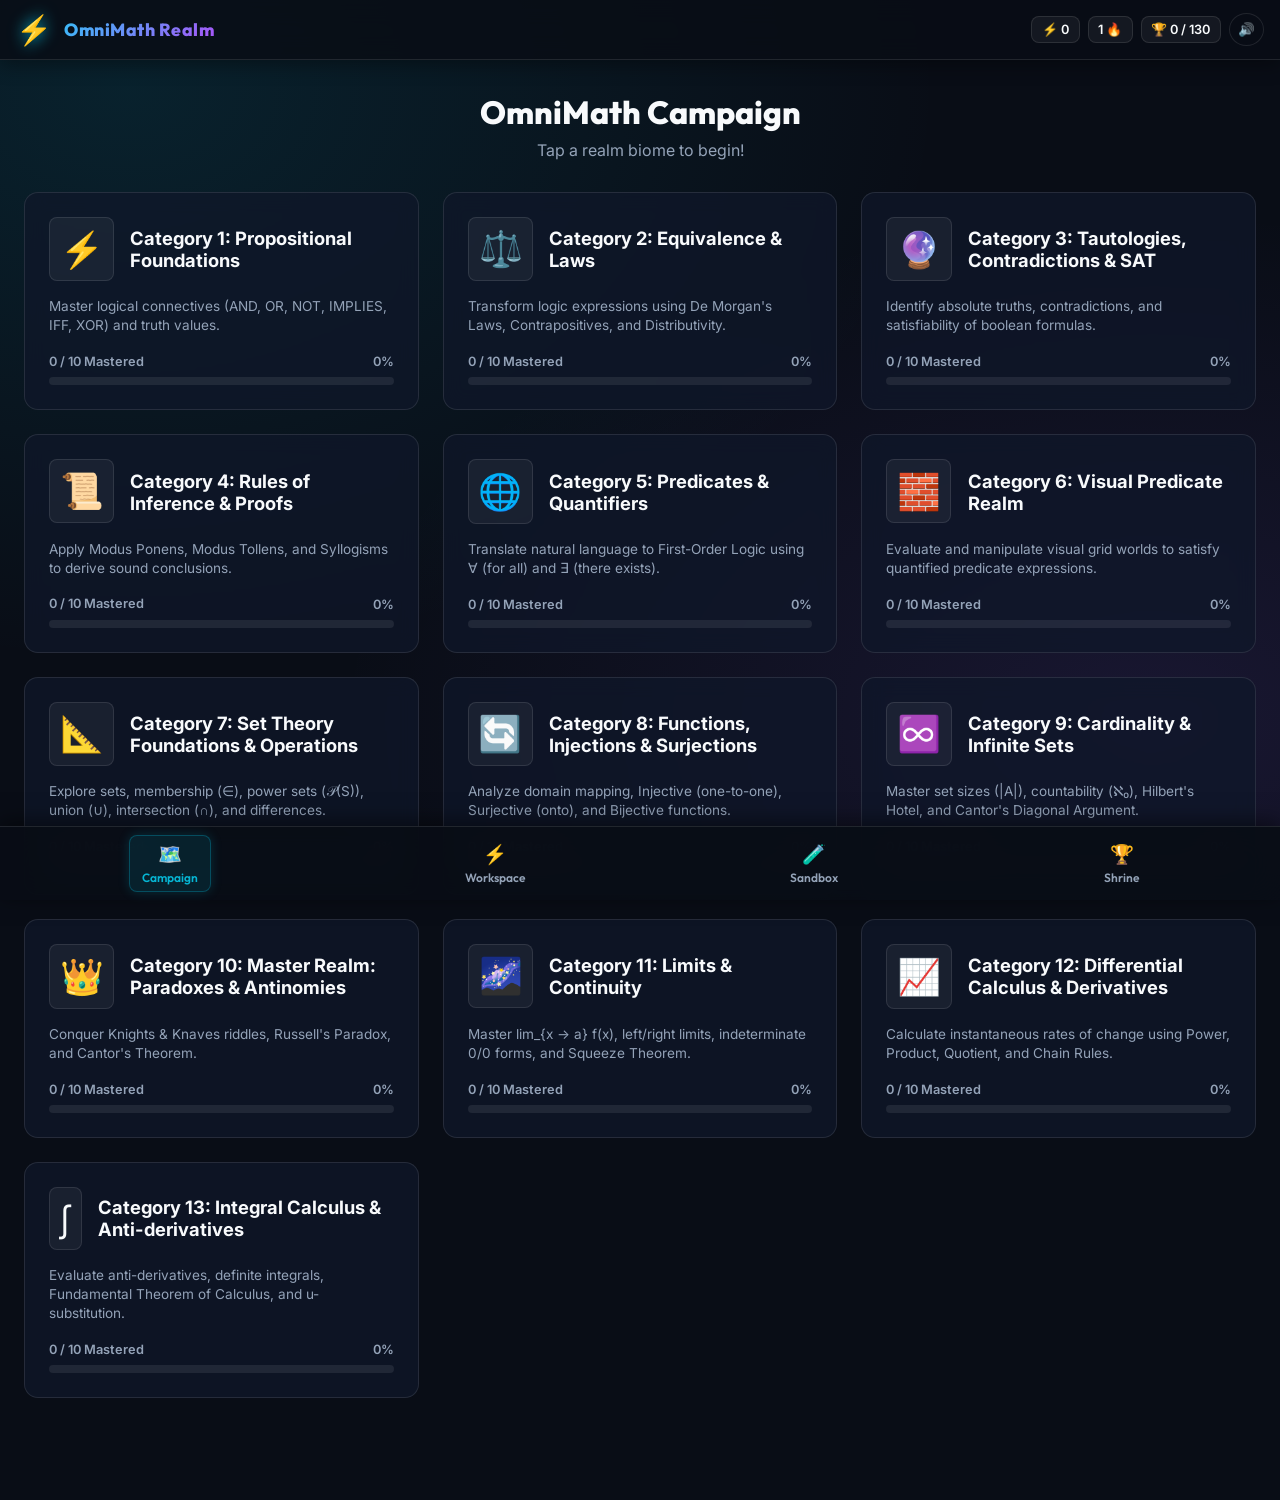
<file: OmniMathRealm.html>
<!DOCTYPE html>
<html lang="en">
<head>
    <meta charset="UTF-8">
    <meta name="viewport" content="width=device-width, initial-scale=1.0, maximum-scale=1.0, user-scalable=no">
    <title>OmniMath Realm Mobile</title>
    <meta name="description" content="Mobile-optimized touchscreen eLearning application for OmniMath Realm. Featuring fixed bottom app navigation, horizontal level carousel, and 48px touch targets.">
    <link rel="preconnect" href="https://fonts.googleapis.com">
    <link rel="preconnect" href="https://fonts.gstatic.com" crossorigin>
    <link href="https://fonts.googleapis.com/css2?family=Inter:wght@400;500;600;700&family=JetBrains+Mono:wght@500;700&family=Outfit:wght@600;700;800&display=swap" rel="stylesheet">
    <style>
/* ==========================================================================
   Prop & Preds Logic Lair - Deep Dark Cyber Gothic Design System
   ========================================================================== */

:root {
    --bg-dark: #090d16;
    --bg-card: rgba(15, 23, 42, 0.75);
    --bg-card-hover: rgba(30, 41, 59, 0.85);
    --border-color: rgba(255, 255, 255, 0.1);
    --border-glow: rgba(6, 182, 212, 0.4);
    
    --primary: #06b6d4;      /* Glowing Cyan */
    --primary-hover: #0891b2;
    --secondary: #8b5cf6;    /* Electric Violet */
    --accent: #f59e0b;       /* Amber Glow */
    --success: #10b981;      /* Emerald Green */
    --danger: #ef4444;       /* Crimson Red */

    --text-main: #f8fafc;
    --text-muted: #94a3b8;
    
    --font-heading: 'Outfit', 'Inter', -apple-system, sans-serif;
    --font-body: 'Inter', -apple-system, sans-serif;
    --font-code: 'JetBrains Mono', 'Fira Code', monospace;

    --shadow-glow: 0 0 20px rgba(6, 182, 212, 0.25);
    --radius-sm: 8px;
    --radius-md: 14px;
    --radius-lg: 20px;
}

* {
    box-sizing: border-box;
    margin: 0;
    padding: 0;
}

body {
    background-color: var(--bg-dark);
    background-image: 
        radial-gradient(at 10% 10%, rgba(6, 182, 212, 0.12) 0px, transparent 50%),
        radial-gradient(at 90% 80%, rgba(139, 92, 246, 0.12) 0px, transparent 50%);
    background-attachment: fixed;
    color: var(--text-main);
    font-family: var(--font-body);
    min-height: 100vh;
    display: flex;
    flex-direction: column;
}

/* Header & App Bar */
.app-header {
    background: rgba(9, 13, 22, 0.85);
    backdrop-filter: blur(12px);
    border-bottom: 1px solid var(--border-color);
    padding: 1rem 2rem;
    position: sticky;
    top: 0;
    z-index: 100;
    display: flex;
    justify-content: space-between;
    align-items: center;
    box-shadow: 0 4px 20px rgba(0, 0, 0, 0.4);
}

.logo-container {
    display: flex;
    align-items: center;
    gap: 0.75rem;
}

.logo-icon {
    font-size: 1.8rem;
    filter: drop-shadow(0 0 8px var(--primary));
}

.logo-text h1 {
    font-family: var(--font-heading);
    font-size: 1.4rem;
    font-weight: 800;
    background: linear-gradient(135deg, #38bdf8, #a855f7);
    -webkit-background-clip: text;
    -webkit-text-fill-color: transparent;
    letter-spacing: 0.5px;
}

.logo-text p {
    font-size: 0.75rem;
    color: var(--text-muted);
}

.header-stats {
    display: flex;
    align-items: center;
    gap: 1.5rem;
}

.stat-pill {
    background: rgba(255, 255, 255, 0.05);
    border: 1px solid var(--border-color);
    border-radius: var(--radius-sm);
    padding: 0.4rem 0.8rem;
    font-size: 0.9rem;
    font-weight: 600;
    display: flex;
    align-items: center;
    gap: 0.5rem;
}

.stat-pill .icon {
    font-size: 1.1rem;
}

.sound-toggle-btn {
    background: transparent;
    border: 1px solid var(--border-color);
    color: var(--text-main);
    padding: 0.5rem;
    border-radius: 50%;
    cursor: pointer;
    transition: all 0.2s ease;
}

.sound-toggle-btn:hover {
    border-color: var(--primary);
    box-shadow: 0 0 10px rgba(6, 182, 212, 0.4);
}

/* Nav Tabs */
.nav-bar {
    background: rgba(15, 23, 42, 0.6);
    border-bottom: 1px solid var(--border-color);
    display: flex;
    justify-content: center;
    gap: 1rem;
    padding: 0.5rem 1rem;
}

.nav-tab-btn {
    background: transparent;
    border: none;
    color: var(--text-muted);
    font-family: var(--font-heading);
    font-size: 0.95rem;
    font-weight: 600;
    padding: 0.6rem 1.2rem;
    border-radius: var(--radius-sm);
    cursor: pointer;
    transition: all 0.2s ease;
    display: flex;
    align-items: center;
    gap: 0.5rem;
}

.nav-tab-btn:hover {
    color: var(--text-main);
    background: rgba(255, 255, 255, 0.05);
}

.nav-tab-btn.active {
    color: var(--primary);
    background: rgba(6, 182, 212, 0.12);
    border: 1px solid rgba(6, 182, 212, 0.3);
    box-shadow: 0 0 12px rgba(6, 182, 212, 0.2);
}

/* Main Layout */
.main-container {
    flex: 1;
    max-width: 1300px;
    width: 100%;
    margin: 0 auto;
    padding: 2rem 1.5rem;
}

.view-panel {
    display: none;
    animation: fadeIn 0.3s ease-in-out;
}

.view-panel.active {
    display: block;
}

@keyframes fadeIn {
    from { opacity: 0; transform: translateY(8px); }
    to { opacity: 1; transform: translateY(0); }
}

/* Category Campaign Map */
.campaign-header {
    text-align: center;
    margin-bottom: 2rem;
}

.campaign-header h2 {
    font-family: var(--font-heading);
    font-size: 2rem;
    font-weight: 800;
    margin-bottom: 0.5rem;
}

.campaign-header p {
    color: var(--text-muted);
}

.categories-grid {
    display: grid;
    grid-template-columns: repeat(auto-fit, minmax(320px, 1fr));
    gap: 1.5rem;
}

.category-card {
    background: var(--bg-card);
    backdrop-filter: blur(10px);
    border: 1px solid var(--border-color);
    border-radius: var(--radius-md);
    padding: 1.5rem;
    transition: all 0.3s ease;
    cursor: pointer;
    position: relative;
    overflow: hidden;
}

.category-card:hover {
    transform: translateY(-4px);
    border-color: var(--category-color, var(--primary));
    box-shadow: 0 8px 30px rgba(0, 0, 0, 0.5), 0 0 15px var(--category-color, var(--primary));
}

.category-header {
    display: flex;
    align-items: center;
    gap: 1rem;
    margin-bottom: 1rem;
}

.category-icon {
    font-size: 2.2rem;
    background: rgba(255, 255, 255, 0.05);
    padding: 0.6rem;
    border-radius: var(--radius-sm);
    border: 1px solid var(--border-color);
}

.category-title h3 {
    font-size: 1.15rem;
    font-weight: 700;
}

.category-desc {
    font-size: 0.85rem;
    color: var(--text-muted);
    margin-bottom: 1.2rem;
    line-height: 1.4;
}

.category-progress {
    display: flex;
    align-items: center;
    justify-content: space-between;
    font-size: 0.8rem;
    font-weight: 600;
    color: var(--text-muted);
}

.progress-bar-bg {
    height: 8px;
    background: rgba(255, 255, 255, 0.08);
    border-radius: 4px;
    overflow: hidden;
    margin-top: 0.5rem;
}

.progress-bar-fill {
    height: 100%;
    background: var(--category-color, var(--primary));
    width: 0%;
    transition: width 0.4s ease;
}

/* Challenge Workspace */
.challenge-workspace {
    display: grid;
    grid-template-columns: 300px 1fr;
    gap: 1.5rem;
}

@media (max-width: 900px) {
    .challenge-workspace {
        grid-template-columns: 1fr;
    }
}

.challenge-sidebar {
    background: var(--bg-card);
    border: 1px solid var(--border-color);
    border-radius: var(--radius-md);
    padding: 1.2rem;
    max-height: calc(100vh - 160px);
    overflow-y: auto;
}

.sidebar-title {
    font-size: 1rem;
    font-weight: 700;
    margin-bottom: 1rem;
    padding-bottom: 0.5rem;
    border-bottom: 1px solid var(--border-color);
}

.challenge-list {
    display: flex;
    flex-direction: column;
    gap: 0.5rem;
}

.challenge-item-btn {
    background: rgba(255, 255, 255, 0.03);
    border: 1px solid var(--border-color);
    color: var(--text-main);
    padding: 0.75rem 1rem;
    border-radius: var(--radius-sm);
    text-align: left;
    cursor: pointer;
    transition: all 0.2s ease;
    display: flex;
    justify-content: space-between;
    align-items: center;
    font-size: 0.88rem;
}

.challenge-item-btn:hover {
    background: rgba(255, 255, 255, 0.08);
    border-color: var(--primary);
}

.challenge-item-btn.active {
    background: rgba(6, 182, 212, 0.15);
    border-color: var(--primary);
    font-weight: 700;
    box-shadow: 0 0 10px rgba(6, 182, 212, 0.2);
}

.challenge-item-btn.completed {
    border-color: var(--success);
}

.challenge-item-btn .status-icon {
    font-size: 1rem;
}

/* Main Challenge Play Area */
.challenge-card {
    background: var(--bg-card);
    backdrop-filter: blur(12px);
    border: 1px solid var(--border-color);
    border-radius: var(--radius-md);
    padding: 2rem;
    box-shadow: 0 10px 40px rgba(0, 0, 0, 0.5);
}

.challenge-meta {
    display: flex;
    justify-content: space-between;
    align-items: center;
    margin-bottom: 1rem;
}

.challenge-badge {
    background: rgba(139, 92, 246, 0.2);
    border: 1px solid rgba(139, 92, 246, 0.4);
    color: #c084fc;
    font-size: 0.75rem;
    font-weight: 700;
    text-transform: uppercase;
    padding: 0.3rem 0.7rem;
    border-radius: 20px;
}

.challenge-xp {
    color: var(--accent);
    font-weight: 700;
    font-size: 0.9rem;
}

.challenge-title {
    font-family: var(--font-heading);
    font-size: 1.6rem;
    margin-bottom: 1rem;
}

.challenge-prompt {
    font-size: 1.1rem;
    color: #e2e8f0;
    margin-bottom: 1.5rem;
    line-height: 1.6;
}

.formula-box {
    background: rgba(0, 0, 0, 0.4);
    border: 1px solid rgba(6, 182, 212, 0.3);
    border-radius: var(--radius-sm);
    padding: 1.2rem;
    text-align: center;
    font-family: var(--font-code);
    font-size: 1.3rem;
    color: #38bdf8;
    margin-bottom: 1.5rem;
    box-shadow: inset 0 0 15px rgba(0, 0, 0, 0.6);
}

.premises-list {
    background: rgba(0, 0, 0, 0.3);
    border-left: 4px solid var(--secondary);
    padding: 1rem 1.5rem;
    margin-bottom: 1.5rem;
    border-radius: 0 var(--radius-sm) var(--radius-sm) 0;
}

.premises-list li {
    font-family: var(--font-code);
    font-size: 1.05rem;
    margin-bottom: 0.4rem;
}

/* Multiple Choice Grid */
.options-grid {
    display: grid;
    grid-template-columns: repeat(auto-fit, minmax(240px, 1fr));
    gap: 1rem;
    margin-bottom: 1.5rem;
}

.option-btn {
    background: rgba(255, 255, 255, 0.04);
    border: 1px solid var(--border-color);
    color: var(--text-main);
    padding: 1rem;
    border-radius: var(--radius-sm);
    font-family: var(--font-body);
    font-size: 1rem;
    cursor: pointer;
    transition: all 0.2s ease;
    text-align: center;
}

.option-btn:hover {
    background: rgba(255, 255, 255, 0.1);
    border-color: var(--primary);
}

.option-btn.selected {
    background: rgba(6, 182, 212, 0.2);
    border-color: var(--primary);
    box-shadow: 0 0 15px rgba(6, 182, 212, 0.3);
}

/* Virtual Logic Keyboard Toolbar */
.logic-keyboard-bar {
    display: flex;
    flex-wrap: wrap;
    gap: 0.4rem;
    margin-top: 0.6rem;
    margin-bottom: 1rem;
}

.logic-key-btn {
    background: rgba(255, 255, 255, 0.06);
    border: 1px solid var(--border-color);
    color: #38bdf8;
    font-family: var(--font-code);
    font-size: 1.1rem;
    font-weight: 700;
    padding: 0.4rem 0.8rem;
    border-radius: 6px;
    cursor: pointer;
    transition: all 0.15s ease;
}

.logic-key-btn:hover {
    background: rgba(6, 182, 212, 0.25);
    border-color: var(--primary);
    color: #ffffff;
}

/* Common Buttons */
.btn {
    padding: 0.75rem 1.5rem;
    border-radius: var(--radius-sm);
    font-family: var(--font-heading);
    font-size: 0.95rem;
    font-weight: 700;
    cursor: pointer;
    transition: all 0.2s ease;
    border: none;
}

.btn-primary {
    background: linear-gradient(135deg, var(--primary), var(--primary-hover));
    color: #ffffff;
    box-shadow: 0 4px 15px rgba(6, 182, 212, 0.3);
}

.btn-primary:hover {
    transform: translateY(-2px);
    box-shadow: 0 6px 20px rgba(6, 182, 212, 0.5);
}

.btn-secondary {
    background: rgba(255, 255, 255, 0.08);
    border: 1px solid var(--border-color);
    color: var(--text-main);
}

.btn-secondary:hover {
    background: rgba(255, 255, 255, 0.15);
}

/* Feedback & Explanation Box */
.feedback-box {
    margin-top: 1.5rem;
    padding: 1.2rem;
    border-radius: var(--radius-sm);
    animation: fadeIn 0.3s ease;
}

.feedback-box.success {
    background: rgba(16, 185, 129, 0.15);
    border: 1px solid var(--success);
    color: #6ee7b7;
}

.feedback-box.error {
    background: rgba(239, 68, 68, 0.15);
    border: 1px solid var(--danger);
    color: #fca5a5;
}

.feedback-box h4 {
    font-size: 1.1rem;
    margin-bottom: 0.4rem;
}

.feedback-box p {
    font-size: 0.95rem;
    line-height: 1.5;
}

/* Predicate World Grid */
.predicate-world-grid {
    display: flex;
    justify-content: center;
    gap: 1.5rem;
    margin: 1.5rem 0;
    flex-wrap: wrap;
}

.world-object-card {
    background: rgba(0, 0, 0, 0.4);
    border: 1px solid var(--border-color);
    border-radius: var(--radius-sm);
    padding: 1.2rem;
    display: flex;
    flex-direction: column;
    align-items: center;
    gap: 0.8rem;
    min-width: 120px;
    transition: all 0.2s ease;
}

.world-object-card.interactive {
    cursor: pointer;
}

.world-object-card.interactive:hover {
    border-color: var(--primary);
    transform: scale(1.05);
    box-shadow: 0 0 15px rgba(6, 182, 212, 0.4);
}

.object-label {
    font-size: 0.85rem;
    color: var(--text-muted);
}

/* Interactive Sandbox Tools */
.sandbox-tabs {
    display: flex;
    gap: 1rem;
    margin-bottom: 1.5rem;
}

.sandbox-tab-btn {
    background: rgba(255, 255, 255, 0.05);
    border: 1px solid var(--border-color);
    color: var(--text-muted);
    padding: 0.75rem 1.5rem;
    border-radius: var(--radius-sm);
    font-family: var(--font-heading);
    font-weight: 600;
    cursor: pointer;
    transition: all 0.2s ease;
}

.sandbox-tab-btn.active {
    background: rgba(139, 92, 246, 0.2);
    border-color: var(--secondary);
    color: #ffffff;
}

.sandbox-panel {
    display: none;
}

.sandbox-panel.active {
    display: block;
}

.input-card {
    background: var(--bg-card);
    border: 1px solid var(--border-color);
    border-radius: var(--radius-md);
    padding: 1.5rem;
    margin-bottom: 1.5rem;
}

.input-card label {
    display: block;
    font-weight: 600;
    margin-bottom: 0.5rem;
}

.input-card input[type="text"] {
    width: 100%;
    background: rgba(0, 0, 0, 0.4);
    border: 1px solid var(--border-color);
    color: var(--text-main);
    font-family: var(--font-code);
    font-size: 1.1rem;
    padding: 0.8rem;
    border-radius: var(--radius-sm);
}

.results-card {
    background: var(--bg-card);
    border: 1px solid var(--border-color);
    border-radius: var(--radius-md);
    padding: 1.5rem;
    margin-top: 1.5rem;
}

.hidden {
    display: none !important;
}

/* Truth Table Styling */
.truth-table {
    width: 100%;
    border-collapse: collapse;
    margin-top: 1rem;
    font-family: var(--font-code);
}

.truth-table th, .truth-table td {
    padding: 0.75rem 1rem;
    border: 1px solid var(--border-color);
    text-align: center;
}

.truth-table th {
    background: rgba(255, 255, 255, 0.06);
    color: var(--primary);
}

.truth-table .result-header {
    background: rgba(139, 92, 246, 0.2);
    color: #c084fc;
}

.val-true {
    color: #4ade80;
    font-weight: 700;
}

.val-false {
    color: #f87171;
    font-weight: 700;
}

.analysis-badge {
    display: inline-block;
    padding: 0.4rem 1rem;
    border-radius: 20px;
    font-weight: 700;
    font-size: 0.9rem;
    margin-bottom: 1rem;
}

.badge-tautology {
    background: rgba(16, 185, 129, 0.2);
    border: 1px solid var(--success);
    color: #6ee7b7;
}

.badge-contradiction {
    background: rgba(239, 68, 68, 0.2);
    border: 1px solid var(--danger);
    color: #fca5a5;
}

.badge-contingency {
    background: rgba(245, 158, 11, 0.2);
    border: 1px solid var(--accent);
    color: #fde047;
}

/* Learning Info Educational Scaffolding Card */
.learning-info-card {
    background: rgba(6, 182, 212, 0.08);
    border-left: 4px solid var(--primary);
    border-radius: var(--radius-sm);
    padding: 1rem 1.25rem;
    margin: 1rem 0;
    box-shadow: 0 2px 10px rgba(0, 0, 0, 0.2);
}

.learning-info-card strong {
    color: #38bdf8;
}

.learning-info-card code {
    background: rgba(0, 0, 0, 0.4);
    color: #a5f3fc;
    padding: 0.15rem 0.4rem;
    border-radius: 4px;
    font-family: var(--font-code);
}

/* Form Controls & Sandboxes */
.form-select {
    width: 100%;
    padding: 0.75rem 1rem;
    border-radius: var(--radius-sm);
    border: 1px solid var(--border-color);
    background: rgba(15, 23, 42, 0.9);
    color: var(--text-main);
    font-size: 1rem;
    margin-top: 0.5rem;
    outline: none;
    cursor: pointer;
}

.form-select:focus {
    border-color: var(--primary);
    box-shadow: 0 0 10px var(--border-glow);
}

.venn-breakdown {
    display: grid;
    grid-template-columns: repeat(auto-fit, minmax(180px, 1fr));
    gap: 0.75rem;
    background: rgba(0, 0, 0, 0.3);
    padding: 0.75rem;
    border-radius: var(--radius-sm);
    border: 1px solid var(--border-color);
}

.fn-results-list li {
    padding: 0.4rem 0.6rem;
    border-bottom: 1px solid rgba(255, 255, 255, 0.05);
}

/* Realm Biome Environment Transition System */
body {
    transition: background-color 0.5s ease, background-image 0.5s ease;
}

.app-header {
    transition: border-bottom 0.5s ease;
}

.biome-banner {
    animation: biomeFadeIn 0.4s ease-out;
}

@keyframes biomeFadeIn {
    from { opacity: 0; transform: translateY(-6px); }
    to { opacity: 1; transform: translateY(0); }
}

/* 3Blue1Brown / Manim Style Visual Intuition Card */
.manim-card {
    transition: all 0.3s ease;
}

.manim-card:hover {
    box-shadow: 0 0 30px rgba(6, 182, 212, 0.25) !important;
}

.manim-x-slider, .riemann-n-slider {
    height: 6px;
    border-radius: 3px;
    background: rgba(255, 255, 255, 0.1);
    outline: none;
}

/* ==========================================================================
   Mobile-Optimized Layout Styles (.mobile-app-layout)
   ========================================================================== */
body.mobile-app-layout {
    padding-bottom: 70px;
}

body.mobile-app-layout .app-header {
    padding: 0.75rem 1rem;
}

body.mobile-app-layout .logo-text h1 {
    font-size: 1.1rem;
}

body.mobile-app-layout .logo-text p {
    display: none;
}

body.mobile-app-layout .header-stats {
    gap: 0.5rem;
}

body.mobile-app-layout .stat-pill {
    padding: 0.3rem 0.6rem;
    font-size: 0.8rem;
}

/* Fixed Bottom Mobile Navigation Bar */
.mobile-bottom-nav {
    position: fixed;
    bottom: 0;
    left: 0;
    right: 0;
    z-index: 200;
    background: rgba(9, 13, 22, 0.95);
    backdrop-filter: blur(16px);
    border-top: 1px solid var(--border-color);
    display: flex;
    justify-content: space-around;
    align-items: center;
    padding: 0.5rem;
    box-shadow: 0 -4px 20px rgba(0, 0, 0, 0.5);
}

.mobile-bottom-nav .nav-tab-btn {
    flex-direction: column;
    gap: 0.2rem;
    padding: 0.4rem 0.75rem;
    font-size: 0.75rem;
}

.mobile-bottom-nav .nav-tab-btn span {
    font-size: 1.2rem;
}

/* Mobile Horizontal Level Chip Carousel */
.mobile-level-carousel {
    display: flex;
    gap: 0.5rem;
    overflow-x: auto;
    padding: 0.5rem 0.25rem;
    margin-bottom: 1rem;
    -webkit-overflow-scrolling: touch;
    scrollbar-width: none;
}

.mobile-level-carousel::-webkit-scrollbar {
    display: none;
}

.mobile-level-chip {
    flex: 0 0 auto;
    background: rgba(15, 23, 42, 0.8);
    border: 1px solid var(--border-color);
    color: var(--text-muted);
    font-family: var(--font-heading);
    font-weight: 700;
    font-size: 0.85rem;
    padding: 0.5rem 0.9rem;
    border-radius: 20px;
    cursor: pointer;
    white-space: nowrap;
    display: flex;
    align-items: center;
    gap: 0.4rem;
}

.mobile-level-chip.active {
    background: var(--primary);
    color: #090d16;
    border-color: var(--primary);
    box-shadow: 0 0 10px var(--border-glow);
}

.mobile-level-chip.completed {
    border-color: var(--success);
}

/* Mobile Touch Target Enforcements */
body.mobile-app-layout .option-btn {
    min-height: 48px;
    font-size: 1rem;
    padding: 0.75rem 1rem;
}

body.mobile-app-layout .btn {
    min-height: 48px;
    padding: 0.75rem 1.25rem;
}





    </style>
</head>
<body class="mobile-app-layout">
    <header class="app-header">
        <div class="logo-container">
            <div class="logo-icon">⚡</div>
            <div class="logo-text">
                <h1>OmniMath Realm</h1>
            </div>
        </div>

        <div class="header-stats">
            <div class="stat-pill">
                <span>⚡ <span id="stat-xp-val">0</span></span>
            </div>
            <div class="stat-pill">
                <span id="stat-streak-val">1 🔥</span>
            </div>
            <div class="stat-pill">
                <span>🏆 <span id="stat-completed-val">0/130</span></span>
            </div>
            <button class="sound-toggle-btn" id="btn-sound-toggle">🔊</button>
        </div>
    </header>

    <main class="main-container">
        <section id="view-campaign" class="view-panel active">
            <div class="campaign-header">
                <h2>OmniMath Campaign</h2>
                <p>Tap a realm biome to begin!</p>
            </div>
            <div class="categories-grid"></div>
        </section>

        <section id="view-workspace" class="view-panel">
            <div class="mobile-level-carousel"></div>
            <div class="challenge-main-area"></div>
        </section>

        <section id="view-sandbox" class="view-panel"></section>
        <section id="view-stats" class="view-panel"></section>
    </main>

    <!-- Fixed Bottom Mobile Navigation Bar -->
    <nav class="mobile-bottom-nav">
        <button class="nav-tab-btn active" data-view="campaign">
            <span>🗺️</span> Campaign
        </button>
        <button class="nav-tab-btn" data-view="workspace">
            <span>⚡</span> Workspace
        </button>
        <button class="nav-tab-btn" data-view="sandbox">
            <span>🧪</span> Sandbox
        </button>
        <button class="nav-tab-btn" data-view="stats">
            <span>🏆</span> Shrine
        </button>
    </nav>

    <script>
/* --- MODULE: logic-parser.js --- */
/**
 * LogicParser - Tokenizer and AST Parser for Propositional and Predicate Logic formulas.
 */

class LogicParser {
    static TOKEN_TYPES = {
        VARIABLE: 'VARIABLE',
        PREDICATE: 'PREDICATE',
        CONSTANT: 'CONSTANT',
        NOT: 'NOT',
        AND: 'AND',
        OR: 'OR',
        IMPLIES: 'IMPLIES',
        IFF: 'IFF',
        XOR: 'XOR',
        FORALL: 'FORALL',
        EXISTS: 'EXISTS',
        LPAREN: 'LPAREN',
        RPAREN: 'RPAREN',
        COMMA: 'COMMA',
        DOT: 'DOT'
    };

    /**
     * Tokenize raw input string into token stream
     */
    static tokenize(input) {
        const tokens = [];
        let i = 0;
        const s = input.trim();

        while (i < s.length) {
            const char = s[i];

            if (/\s/.test(char)) {
                i++;
                continue;
            }

            // Quantifiers: ∀, \A, forall / ∃, \E, exists
            if (char === '∀' || s.substr(i, 7).toLowerCase() === 'forall ') {
                tokens.push({ type: this.TOKEN_TYPES.FORALL, value: '∀' });
                i += (char === '∀' ? 1 : 7);
                continue;
            }
            if (s.substr(i, 2) === '\\A') {
                tokens.push({ type: this.TOKEN_TYPES.FORALL, value: '∀' });
                i += 2;
                continue;
            }

            if (char === '∃' || s.substr(i, 7).toLowerCase() === 'exists ') {
                tokens.push({ type: this.TOKEN_TYPES.EXISTS, value: '∃' });
                i += (char === '∃' ? 1 : 7);
                continue;
            }
            if (s.substr(i, 2) === '\\E') {
                tokens.push({ type: this.TOKEN_TYPES.EXISTS, value: '∃' });
                i += 2;
                continue;
            }

            // Connectives
            if (char === '¬' || char === '~' || char === '!') {
                tokens.push({ type: this.TOKEN_TYPES.NOT, value: '¬' });
                i++;
                continue;
            }
            if (s.substr(i, 3).toLowerCase() === 'not') {
                tokens.push({ type: this.TOKEN_TYPES.NOT, value: '¬' });
                i += 3;
                continue;
            }

            if (char === '↔' || s.substr(i, 3) === '<->' || s.substr(i, 3) === '<=>') {
                tokens.push({ type: this.TOKEN_TYPES.IFF, value: '↔' });
                i += (char === '↔' ? 1 : 3);
                continue;
            }
            if (s.substr(i, 3).toLowerCase() === 'iff') {
                tokens.push({ type: this.TOKEN_TYPES.IFF, value: '↔' });
                i += 3;
                continue;
            }

            if (char === '→' || s.substr(i, 2) === '->' || s.substr(i, 2) === '=>') {
                tokens.push({ type: this.TOKEN_TYPES.IMPLIES, value: '→' });
                i += (char === '→' ? 1 : 2);
                continue;
            }
            if (s.substr(i, 7).toLowerCase() === 'implies') {
                tokens.push({ type: this.TOKEN_TYPES.IMPLIES, value: '→' });
                i += 7;
                continue;
            }

            if (char === '∧' || s.substr(i, 2) === '/\\' || char === '&') {
                tokens.push({ type: this.TOKEN_TYPES.AND, value: '∧' });
                i += (char === '∧' || char === '&' ? 1 : 2);
                continue;
            }
            if (s.substr(i, 3).toLowerCase() === 'and') {
                tokens.push({ type: this.TOKEN_TYPES.AND, value: '∧' });
                i += 3;
                continue;
            }

            if (char === '∨' || s.substr(i, 2) === '\\/' || char === '|') {
                tokens.push({ type: this.TOKEN_TYPES.OR, value: '∨' });
                i += (char === '∨' || char === '|' ? 1 : 2);
                continue;
            }
            if (s.substr(i, 2).toLowerCase() === 'or') {
                tokens.push({ type: this.TOKEN_TYPES.OR, value: '∨' });
                i += 2;
                continue;
            }

            if (char === '⊕') {
                tokens.push({ type: this.TOKEN_TYPES.XOR, value: '⊕' });
                i++;
                continue;
            }
            if (s.substr(i, 3).toLowerCase() === 'xor') {
                tokens.push({ type: this.TOKEN_TYPES.XOR, value: '⊕' });
                i += 3;
                continue;
            }

            if (char === '(') {
                tokens.push({ type: this.TOKEN_TYPES.LPAREN, value: '(' });
                i++;
                continue;
            }

            if (char === ')') {
                tokens.push({ type: this.TOKEN_TYPES.RPAREN, value: ')' });
                i++;
                continue;
            }

            if (char === ',') {
                tokens.push({ type: this.TOKEN_TYPES.COMMA, value: ',' });
                i++;
                continue;
            }

            if (char === '.') {
                tokens.push({ type: this.TOKEN_TYPES.DOT, value: '.' });
                i++;
                continue;
            }

            // Identifiers: Predicates or Variables (e.g. Red(x), P, Q, x, y, z)
            if (/[a-zA-Z_]/.test(char)) {
                let name = '';
                while (i < s.length && /[a-zA-Z0-9_]/.test(s[i])) {
                    name += s[i];
                    i++;
                }
                tokens.push({ type: this.TOKEN_TYPES.VARIABLE, value: name });
                continue;
            }

            throw new Error(`Unexpected character '${char}' at index ${i}`);
        }

        return tokens;
    }

    /**
     * Parse tokens into AST
     */
    static parse(input) {
        const tokens = typeof input === 'string' ? this.tokenize(input) : input;
        let current = 0;

        function peek() {
            return tokens[current];
        }

        function consume(type) {
            const token = tokens[current];
            if (!token || (type && token.type !== type)) {
                throw new Error(`Expected token ${type} but got ${token ? token.type : 'EOF'}`);
            }
            current++;
            return token;
        }

        function parseQuantifier() {
            const token = peek();
            if (token && (token.type === LogicParser.TOKEN_TYPES.FORALL || token.type === LogicParser.TOKEN_TYPES.EXISTS)) {
                const qType = consume().type;
                const varToken = consume(LogicParser.TOKEN_TYPES.VARIABLE);
                
                // Optional dot
                if (peek() && peek().type === LogicParser.TOKEN_TYPES.DOT) {
                    consume(LogicParser.TOKEN_TYPES.DOT);
                }

                const body = parseExpression();
                return {
                    type: qType === LogicParser.TOKEN_TYPES.FORALL ? 'Forall' : 'Exists',
                    variable: varToken.value,
                    body: body
                };
            }
            return parseIff();
        }

        function parseIff() {
            let left = parseImplies();
            while (peek() && peek().type === LogicParser.TOKEN_TYPES.IFF) {
                const op = consume().value;
                const right = parseImplies();
                left = { type: 'BinaryOp', op: '↔', left, right };
            }
            return left;
        }

        function parseImplies() {
            let left = parseOr();
            if (peek() && peek().type === LogicParser.TOKEN_TYPES.IMPLIES) {
                const op = consume().value;
                const right = parseImplies(); // Right associative P -> Q -> R = P -> (Q -> R)
                left = { type: 'BinaryOp', op: '→', left, right };
            }
            return left;
        }

        function parseOr() {
            let left = parseAnd();
            while (peek() && (peek().type === LogicParser.TOKEN_TYPES.OR || peek().type === LogicParser.TOKEN_TYPES.XOR)) {
                const op = consume().value;
                const right = parseAnd();
                left = { type: 'BinaryOp', op, left, right };
            }
            return left;
        }

        function parseAnd() {
            let left = parseNot();
            while (peek() && peek().type === LogicParser.TOKEN_TYPES.AND) {
                const op = consume().value;
                const right = parseNot();
                left = { type: 'BinaryOp', op: '∧', left, right };
            }
            return left;
        }

        function parseNot() {
            if (peek() && peek().type === LogicParser.TOKEN_TYPES.NOT) {
                consume();
                const operand = parseNot();
                return { type: 'UnaryOp', op: '¬', operand };
            }
            return parsePrimary();
        }

        function parsePrimary() {
            const token = peek();
            if (!token) {
                throw new Error('Unexpected end of formula');
            }

            if (token.type === LogicParser.TOKEN_TYPES.LPAREN) {
                consume(LogicParser.TOKEN_TYPES.LPAREN);
                const expr = parseExpression();
                consume(LogicParser.TOKEN_TYPES.RPAREN);
                return expr;
            }

            if (token.type === LogicParser.TOKEN_TYPES.VARIABLE) {
                const varToken = consume();
                // Check if it's a predicate call like Red(x) or LeftOf(x, y)
                if (peek() && peek().type === LogicParser.TOKEN_TYPES.LPAREN) {
                    consume(LogicParser.TOKEN_TYPES.LPAREN);
                    const args = [];
                    if (peek().type !== LogicParser.TOKEN_TYPES.RPAREN) {
                        args.push(consume(LogicParser.TOKEN_TYPES.VARIABLE).value);
                        while (peek() && peek().type === LogicParser.TOKEN_TYPES.COMMA) {
                            consume(LogicParser.TOKEN_TYPES.COMMA);
                            args.push(consume(LogicParser.TOKEN_TYPES.VARIABLE).value);
                        }
                    }
                    consume(LogicParser.TOKEN_TYPES.RPAREN);
                    return { type: 'Predicate', name: varToken.value, args };
                }
                // Proposition variable like P, Q, R or constant
                return { type: 'Variable', name: varToken.value };
            }

            throw new Error(`Unexpected token: ${token.value}`);
        }

        function parseExpression() {
            return parseQuantifier();
        }

        const ast = parseExpression();
        if (current < tokens.length) {
            throw new Error(`Unexpected extra tokens starting at '${tokens[current].value}'`);
        }
        return ast;
    }

    /**
     * Extract all unique proposition variable names from an AST (e.g. P, Q, R)
     */
    static getVariables(ast) {
        const vars = new Set();

        function traverse(node) {
            if (!node) return;
            if (node.type === 'Variable') {
                vars.add(node.name);
            } else if (node.type === 'UnaryOp') {
                traverse(node.operand);
            } else if (node.type === 'BinaryOp') {
                traverse(node.left);
                traverse(node.right);
            } else if (node.type === 'Predicate') {
                // If it's a predicate, we don't treat its parameters as simple boolean vars
            } else if (node.type === 'Forall' || node.type === 'Exists') {
                traverse(node.body);
            }
        }

        traverse(ast);
        return Array.from(vars).sort();
    }
}

/* --- MODULE: evaluator.js --- */
class Evaluator {
    /**
     * Evaluate a propositional AST under a given variable assignment (e.g., { P: true, Q: false })
     */
    static evaluatePropositional(ast, assignment) {
        if (!ast) return false;

        switch (ast.type) {
            case 'Variable':
                if (ast.name === 'True' || ast.name === 'T' || ast.name === '1') return true;
                if (ast.name === 'False' || ast.name === 'F' || ast.name === '0') return false;
                if (assignment[ast.name] !== undefined) {
                    return Boolean(assignment[ast.name]);
                }
                throw new Error(`Unassigned variable: ${ast.name}`);

            case 'UnaryOp':
                if (ast.op === '¬') {
                    return !this.evaluatePropositional(ast.operand, assignment);
                }
                throw new Error(`Unknown unary operator: ${ast.op}`);

            case 'BinaryOp':
                const leftVal = this.evaluatePropositional(ast.left, assignment);
                const rightVal = this.evaluatePropositional(ast.right, assignment);

                switch (ast.op) {
                    case '∧': return leftVal && rightVal;
                    case '∨': return leftVal || rightVal;
                    case '→': return !leftVal || rightVal;
                    case '↔': return leftVal === rightVal;
                    case '⊕': return leftVal !== rightVal;
                    default:
                        throw new Error(`Unknown binary operator: ${ast.op}`);
                }

            default:
                throw new Error(`Invalid AST node type for propositional logic: ${ast.type}`);
        }
    }

    /**
     * Generate complete truth table for an AST or formula string
     */
    static generateTruthTable(input) {
        const ast = typeof input === 'string' ? LogicParser.parse(input) : input;
        const variables = LogicParser.getVariables(ast);
        const rows = [];
        const numRows = Math.pow(2, variables.length);

        for (let i = 0; i < numRows; i++) {
            const assignment = {};
            for (let j = 0; j < variables.length; j++) {
                const bit = (i >> (variables.length - 1 - j)) & 1;
                assignment[variables[j]] = bit === 0;
            }

            const result = this.evaluatePropositional(ast, assignment);
            rows.push({
                assignment,
                result
            });
        }

        return {
            variables,
            rows
        };
    }

    /**
     * Classify formula as 'Tautology', 'Contradiction', or 'Contingency'
     */
    static classifyFormula(input) {
        const table = this.generateTruthTable(input);
        const results = table.rows.map(r => r.result);

        const allTrue = results.every(r => r === true);
        const allFalse = results.every(r => r === false);

        if (allTrue) return 'Tautology';
        if (allFalse) return 'Contradiction';
        return 'Contingency';
    }

    /**
     * Check if two formulas are logically equivalent
     */
    static areEquivalent(input1, input2) {
        const ast1 = typeof input1 === 'string' ? LogicParser.parse(input1) : input1;
        const ast2 = typeof input2 === 'string' ? LogicParser.parse(input2) : input2;

        const vars1 = LogicParser.getVariables(ast1);
        const vars2 = LogicParser.getVariables(ast2);

        const allVars = Array.from(new Set([...vars1, ...vars2])).sort();
        const numRows = Math.pow(2, allVars.length);

        for (let i = 0; i < numRows; i++) {
            const assignment = {};
            for (let j = 0; j < allVars.length; j++) {
                const bit = (i >> (allVars.length - 1 - j)) & 1;
                assignment[allVars[j]] = bit === 0;
            }

            const res1 = this.evaluatePropositional(ast1, assignment);
            const res2 = this.evaluatePropositional(ast2, assignment);

            if (res1 !== res2) return false;
        }

        return true;
    }

    /**
     * Evaluate a First-Order Predicate Logic AST over a finite domain of objects
     */
    static evaluatePredicate(ast, domain, predicates, varEnv = {}) {
        if (!ast) return false;

        switch (ast.type) {
            case 'Predicate':
                const predFn = predicates[ast.name];
                if (!predFn) {
                    throw new Error(`Undefined predicate: ${ast.name}`);
                }
                const args = ast.args.map(argName => {
                    if (varEnv[argName] !== undefined) return varEnv[argName];
                    const constObj = domain.find(d => d.id === argName || d.name === argName);
                    if (constObj) return constObj;
                    throw new Error(`Unbound variable or constant: ${argName}`);
                });
                return Boolean(predFn(...args));

            case 'UnaryOp':
                if (ast.op === '¬') {
                    return !this.evaluatePredicate(ast.operand, domain, predicates, varEnv);
                }
                throw new Error(`Unknown unary operator: ${ast.op}`);

            case 'BinaryOp':
                const leftVal = this.evaluatePredicate(ast.left, domain, predicates, varEnv);
                const rightVal = this.evaluatePredicate(ast.right, domain, predicates, varEnv);

                switch (ast.op) {
                    case '∧': return leftVal && rightVal;
                    case '∨': return leftVal || rightVal;
                    case '→': return !leftVal || rightVal;
                    case '↔': return leftVal === rightVal;
                    case '⊕': return leftVal !== rightVal;
                    default:
                        throw new Error(`Unknown binary operator: ${ast.op}`);
                }

            case 'Forall':
                return domain.every(item => {
                    const newEnv = { ...varEnv, [ast.variable]: item };
                    return this.evaluatePredicate(ast.body, domain, predicates, newEnv);
                });

            case 'Exists':
                return domain.some(item => {
                    const newEnv = { ...varEnv, [ast.variable]: item };
                    return this.evaluatePredicate(ast.body, domain, predicates, newEnv);
                });

            case 'Variable':
                if (ast.name === 'True' || ast.name === 'T') return true;
                if (ast.name === 'False' || ast.name === 'F') return false;
                if (typeof varEnv[ast.name] === 'boolean') return varEnv[ast.name];
                throw new Error(`Variable ${ast.name} evaluated in predicate context without predicate wrapper.`);

            default:
                throw new Error(`Invalid AST node type for predicate logic: ${ast.type}`);
        }
    }

    /**
     * Evaluate Set Operations over array representations
     */
    static evaluateSetOperation(op, setA, setB) {
        const a = Array.isArray(setA) ? setA : [];
        const b = Array.isArray(setB) ? setB : [];

        switch (op) {
            case 'union':
                return Array.from(new Set([...a, ...b])).sort();
            case 'intersection':
                return a.filter(x => b.includes(x)).sort();
            case 'difference':
                return a.filter(x => !b.includes(x)).sort();
            case 'symmetric_difference':
                return Array.from(new Set([
                    ...a.filter(x => !b.includes(x)),
                    ...b.filter(x => !a.includes(x))
                ])).sort();
            default:
                throw new Error(`Unknown set operation: ${op}`);
        }
    }

    /**
     * Check Function properties (Injectivity, Surjectivity, Bijectivity)
     */
    static checkFunctionProperties(domain, codomain, mapping) {
        const values = domain.map(d => mapping[d]).filter(v => v !== undefined);
        const uniqueValues = new Set(values);

        const isInjective = uniqueValues.size === values.length;
        const isSurjective = codomain.every(c => values.includes(c));
        const isBijective = isInjective && isSurjective;

        return {
            isValidFunction: values.length === domain.length,
            isInjective,
            isSurjective,
            isBijective,
            range: Array.from(uniqueValues).sort()
        };
    }

    /**
     * Evaluate Polynomial Limit: lim_{x -> targetX} c * x^n
     */
    static evaluatePolynomialLimit(coef, power, targetX) {
        const c = parseFloat(coef) || 0;
        const n = parseFloat(power) || 0;
        const x = parseFloat(targetX) || 0;
        return c * Math.pow(x, n);
    }

    /**
     * Evaluate Power Rule Derivative: d/dx [ c * x^n ] = (c * n) * x^(n - 1)
     */
    static evaluatePowerRuleDerivative(coef, power) {
        const c = parseFloat(coef) || 0;
        const n = parseFloat(power) || 0;
        const newCoef = c * n;
        const newPower = n - 1;
        return { coef: newCoef, power: newPower };
    }

    /**
     * Evaluate Definite Integral for Power Rule: int_a^b (c * x^n) dx = [c/(n+1) * x^(n+1)]_a^b
     */
    static evaluateDefiniteIntegralPowerRule(coef, power, a, b) {
        const c = parseFloat(coef) || 0;
        const n = parseFloat(power) || 0;
        const lower = parseFloat(a) || 0;
        const upper = parseFloat(b) || 0;

        if (n === -1) {
            // Special case ln(x)
            return c * (Math.log(Math.abs(upper)) - Math.log(Math.abs(lower)));
        }

        const newPower = n + 1;
        const newCoef = c / newPower;
        const valUpper = newCoef * Math.pow(upper, newPower);
        const valLower = newCoef * Math.pow(lower, newPower);

        return valUpper - valLower;
    }
}

/* --- MODULE: challenges.js --- */
/**
 * Challenges Data Bank for OmniMath Realm
 * 130 Challenges organized across 13 categories with Scaffolding & Faded Guidance
 */

const CATEGORIES = [
    {
        id: 'cat_foundations',
        name: 'Category 1: Propositional Foundations',
        icon: '⚡',
        description: 'Master logical connectives (AND, OR, NOT, IMPLIES, IFF, XOR) and truth values.',
        color: '#06b6d4'
    },
    {
        id: 'cat_equivalences',
        name: 'Category 2: Equivalence & Laws',
        icon: '⚖️',
        description: "Transform logic expressions using De Morgan's Laws, Contrapositives, and Distributivity.",
        color: '#3b82f6'
    },
    {
        id: 'cat_tautologies',
        name: 'Category 3: Tautologies, Contradictions & SAT',
        icon: '🔮',
        description: 'Identify absolute truths, contradictions, and satisfiability of boolean formulas.',
        color: '#8b5cf6'
    },
    {
        id: 'cat_inference',
        name: 'Category 4: Rules of Inference & Proofs',
        icon: '📜',
        description: 'Apply Modus Ponens, Modus Tollens, and Syllogisms to derive sound conclusions.',
        color: '#ec4899'
    },
    {
        id: 'cat_quantifiers',
        name: 'Category 5: Predicates & Quantifiers',
        icon: '🌐',
        description: 'Translate natural language to First-Order Logic using ∀ (for all) and ∃ (there exists).',
        color: '#10b981'
    },
    {
        id: 'cat_predicate_realm',
        name: 'Category 6: Visual Predicate Realm',
        icon: '🧱',
        description: 'Evaluate and manipulate visual grid worlds to satisfy quantified predicate expressions.',
        color: '#f59e0b'
    },
    {
        id: 'cat_set_theory',
        name: 'Category 7: Set Theory Foundations & Operations',
        icon: '📐',
        description: 'Explore sets, membership (∈), power sets (𝒫(S)), union (∪), intersection (∩), and differences.',
        color: '#0284c7'
    },
    {
        id: 'cat_functions',
        name: 'Category 8: Functions, Injections & Surjections',
        icon: '🔄',
        description: 'Analyze domain mapping, Injective (one-to-one), Surjective (onto), and Bijective functions.',
        color: '#a855f7'
    },
    {
        id: 'cat_cardinality',
        name: 'Category 9: Cardinality & Infinite Sets',
        icon: '♾️',
        description: "Master set sizes (|A|), countability (ℵ₀), Hilbert's Hotel, and Cantor's Diagonal Argument.",
        color: '#14b8a6'
    },
    {
        id: 'cat_master_realm',
        name: 'Category 10: Master Realm: Paradoxes & Antinomies',
        icon: '👑',
        description: "Conquer Knights & Knaves riddles, Russell's Paradox, and Cantor's Theorem.",
        color: '#ef4444'
    },
    {
        id: 'cat_limits',
        name: 'Category 11: Limits & Continuity',
        icon: '🌌',
        description: 'Master lim_{x → a} f(x), left/right limits, indeterminate 0/0 forms, and Squeeze Theorem.',
        color: '#f59e0b'
    },
    {
        id: 'cat_derivatives',
        name: 'Category 12: Differential Calculus & Derivatives',
        icon: '📈',
        description: 'Calculate instantaneous rates of change using Power, Product, Quotient, and Chain Rules.',
        color: '#84cc16'
    },
    {
        id: 'cat_integrals',
        name: 'Category 13: Integral Calculus & Anti-derivatives',
        icon: '∫',
        description: 'Evaluate anti-derivatives, definite integrals, Fundamental Theorem of Calculus, and u-substitution.',
        color: '#6366f1'
    }
];

const CHALLENGES = [
    // ==========================================
    // CATEGORY 1: PROPOSITIONAL FOUNDATIONS (10 Challenges)
    // ==========================================
    {
        id: 'fnd_1',
        categoryId: 'cat_foundations',
        title: 'The Negation Gate',
        type: 'truth_value',
        learningInfo: '<strong>Negation (¬)</strong> is a unary operator that flips a statement to its exact opposite truth value. If a proposition <em>P</em> is True, its negation <em>¬P</em> is False. Conversely, if <em>P</em> is False, <em>¬P</em> is True.',
        prompt: 'Given that proposition P is FALSE, what is the truth value of ¬P?',
        formula: '¬P',
        assignment: { P: false },
        options: ['True', 'False'],
        correctAnswer: 'True',
        hint: 'The negation operator ¬ flips True to False, and False to True.',
        explanation: '¬(False) = True.',
        xp: 50
    },
    {
        id: 'fnd_2',
        categoryId: 'cat_foundations',
        title: 'Conjunction Connection',
        type: 'truth_value',
        learningInfo: '<strong>Conjunction (∧ / AND)</strong> requires BOTH component propositions to be True simultaneously. If even one proposition is False, the entire conjunction becomes False.',
        prompt: 'Given P = TRUE and Q = FALSE, calculate the truth value of P ∧ Q.',
        formula: 'P ∧ Q',
        assignment: { P: true, Q: false },
        options: ['True', 'False'],
        correctAnswer: 'False',
        hint: 'A conjunction (∧) is only TRUE when BOTH P and Q are TRUE.',
        explanation: 'True ∧ False = False.',
        xp: 50
    },
    {
        id: 'fnd_3',
        categoryId: 'cat_foundations',
        title: 'Disjunction Domain',
        type: 'truth_value',
        learningInfo: '<strong>Inclusive Disjunction (∨ / OR)</strong> is True if AT LEAST ONE component proposition is True. It is only False when BOTH components are False.',
        prompt: 'Given P = FALSE and Q = TRUE, calculate the truth value of P ∨ Q.',
        formula: 'P ∨ Q',
        assignment: { P: false, Q: true },
        options: ['True', 'False'],
        correctAnswer: 'True',
        hint: 'A disjunction (∨) is TRUE if AT LEAST ONE component is TRUE.',
        explanation: 'False ∨ True = True.',
        xp: 50
    },
    {
        id: 'fnd_4',
        categoryId: 'cat_foundations',
        title: 'The Conditional Trap',
        type: 'truth_value',
        prompt: 'Given P = FALSE and Q = FALSE, what is the truth value of P → Q?',
        formula: 'P → Q',
        assignment: { P: false, Q: false },
        options: ['True', 'False'],
        correctAnswer: 'True',
        hint: 'An implication P → Q is vacuously TRUE whenever the premise P is FALSE!',
        explanation: 'False → False is TRUE (vacuous truth).',
        xp: 60
    },
    {
        id: 'fnd_5',
        categoryId: 'cat_foundations',
        title: 'Broken Promise',
        type: 'truth_value',
        prompt: 'Given P = TRUE and Q = FALSE, what is the truth value of P → Q?',
        formula: 'P → Q',
        assignment: { P: true, Q: false },
        options: ['True', 'False'],
        correctAnswer: 'False',
        hint: 'P → Q is ONLY false when a True premise leads to a False conclusion.',
        explanation: 'True → False is FALSE.',
        xp: 60
    },
    {
        id: 'fnd_6',
        categoryId: 'cat_foundations',
        title: 'Biconditional Balance',
        type: 'truth_value',
        prompt: 'Given P = FALSE and Q = FALSE, calculate P ↔ Q.',
        formula: 'P ↔ Q',
        assignment: { P: false, Q: false },
        options: ['True', 'False'],
        correctAnswer: 'True',
        hint: 'A biconditional P ↔ Q is TRUE when both P and Q have the EXACT SAME truth value.',
        explanation: 'False ↔ False is TRUE because both sides match.',
        xp: 60
    },
    {
        id: 'fnd_7',
        categoryId: 'cat_foundations',
        title: 'Exclusive Or Mystery',
        type: 'truth_value',
        prompt: 'Given P = TRUE and Q = TRUE, calculate P ⊕ Q.',
        formula: 'P ⊕ Q',
        assignment: { P: true, Q: true },
        options: ['True', 'False'],
        correctAnswer: 'False',
        hint: 'XOR (⊕) is TRUE when ONE or the OTHER is true, but NOT BOTH.',
        explanation: 'True ⊕ True = False.',
        xp: 60
    },
    {
        id: 'fnd_8',
        categoryId: 'cat_foundations',
        title: 'Compound Evaluation',
        type: 'truth_value',
        prompt: 'Given P = TRUE, Q = FALSE, R = TRUE, calculate (P ∧ Q) ∨ ¬R.',
        formula: '(P ∧ Q) ∨ ¬R',
        assignment: { P: true, Q: false, R: true },
        options: ['True', 'False'],
        correctAnswer: 'False',
        hint: 'First compute (True ∧ False), then compute ¬True, then combine with ∨.',
        explanation: '(True ∧ False) = False. ¬True = False. False ∨ False = False.',
        xp: 70
    },
    {
        id: 'fnd_9',
        categoryId: 'cat_foundations',
        title: 'Nested Implication',
        type: 'truth_value',
        prompt: 'Given P = TRUE, Q = FALSE, R = FALSE, calculate P → (Q → R).',
        formula: 'P → (Q → R)',
        assignment: { P: true, Q: false, R: false },
        options: ['True', 'False'],
        correctAnswer: 'True',
        hint: 'Evaluate the inner implication (Q → R) first.',
        explanation: 'Q → R is False → False = True. Then P → True is True → True = True.',
        xp: 75
    },
    {
        id: 'fnd_10',
        categoryId: 'cat_foundations',
        title: 'Complex Expression Trial',
        type: 'truth_value',
        prompt: 'Given P = FALSE, Q = TRUE, R = TRUE, calculate ¬(P ∨ Q) ↔ (¬P ∧ ¬Q).',
        formula: '¬(P ∨ Q) ↔ (¬P ∧ ¬Q)',
        assignment: { P: false, Q: true, R: true },
        options: ['True', 'False'],
        correctAnswer: 'True',
        hint: 'This evaluates De Morgan\'s Law. Both sides will always yield the same result!',
        explanation: 'Left side: ¬(False ∨ True) = ¬True = False. Right side: ¬False ∧ ¬True = True ∧ False = False. False ↔ False = True.',
        xp: 80
    },

    // ==========================================
    // CATEGORY 2: EQUIVALENCE & LAWS (10 Challenges)
    // ==========================================
    {
        id: 'eq_1',
        categoryId: 'cat_equivalences',
        title: 'De Morgan Conjunction',
        type: 'equivalence_input',
        learningInfo: '<strong>De Morgan\'s First Law</strong> states that the negation of a conjunction is logically equivalent to the disjunction of the negations: <code>¬(P ∧ Q) ≡ ¬P ∨ ¬Q</code>.',
        prompt: 'Type an equivalent expression for ¬(P ∧ Q) using De Morgan\'s Law.',
        targetFormula: '¬P ∨ ¬Q',
        hint: 'Distribute the negation ¬ to P and Q, and flip ∧ to ∨.',
        explanation: '¬(P ∧ Q) is logically equivalent to ¬P ∨ ¬Q.',
        xp: 60
    },
    {
        id: 'eq_2',
        categoryId: 'cat_equivalences',
        title: 'De Morgan Disjunction',
        type: 'equivalence_input',
        learningInfo: '<strong>De Morgan\'s Second Law</strong> states that the negation of a disjunction is logically equivalent to the conjunction of the negations: <code>¬(P ∨ Q) ≡ ¬P ∧ ¬Q</code>.',
        prompt: 'Type an equivalent expression for ¬(P ∨ Q) using De Morgan\'s Law.',
        targetFormula: '¬P ∧ ¬Q',
        hint: 'Distribute the negation ¬ to P and Q, and flip ∨ to ∧.',
        explanation: '¬(P ∨ Q) is logically equivalent to ¬P ∧ ¬Q.',
        xp: 60
    },
    {
        id: 'eq_3',
        categoryId: 'cat_equivalences',
        title: 'Implication Elimination',
        type: 'equivalence_input',
        learningInfo: 'An implication <code>P → Q</code> can be rewritten entirely using disjunction and negation: <code>¬P ∨ Q</code>.',
        prompt: 'Express P → Q without using the implication symbol →.',
        targetFormula: '¬P ∨ Q',
        hint: 'Implication P → Q is equivalent to ¬P ∨ Q.',
        explanation: 'P → Q ≡ ¬P ∨ Q.',
        xp: 65
    },
    {
        id: 'eq_4',
        categoryId: 'cat_equivalences',
        title: 'The Contrapositive Shield',
        type: 'multiple_choice',
        prompt: 'Which statement is logically equivalent to the contrapositive of P → Q?',
        options: ['Q → P', '¬Q → ¬P', '¬P → ¬Q', '¬P ∨ ¬Q'],
        correctAnswer: '¬Q → ¬P',
        hint: 'The contrapositive flips the premise and conclusion and negates both.',
        explanation: 'The contrapositive of P → Q is ¬Q → ¬P.',
        xp: 70
    },
    {
        id: 'eq_5',
        categoryId: 'cat_equivalences',
        title: 'Double Negation Rule',
        type: 'equivalence_input',
        prompt: 'Simplify ¬(¬P) to its most basic form.',
        targetFormula: 'P',
        hint: 'Two negations cancel each other out!',
        explanation: '¬(¬P) ≡ P.',
        xp: 50
    },
    {
        id: 'eq_6',
        categoryId: 'cat_equivalences',
        title: 'Distributive Law over AND',
        type: 'equivalence_input',
        prompt: 'Apply the distributive law to expand P ∧ (Q ∨ R).',
        targetFormula: '(P ∧ Q) ∨ (P ∧ R)',
        hint: 'Distribute P ∧ into both terms inside the parentheses.',
        explanation: 'P ∧ (Q ∨ R) ≡ (P ∧ Q) ∨ (P ∧ R).',
        xp: 75
    },
    {
        id: 'eq_7',
        categoryId: 'cat_equivalences',
        title: 'Distributive Law over OR',
        type: 'equivalence_input',
        prompt: 'Apply the distributive law to expand P ∨ (Q ∧ R).',
        targetFormula: '(P ∨ Q) ∧ (P ∨ R)',
        hint: 'Distribute P ∨ into both terms inside the parentheses.',
        explanation: 'P ∨ (Q ∧ R) ≡ (P ∨ Q) ∧ (P ∨ R).',
        xp: 75
    },
    {
        id: 'eq_8',
        categoryId: 'cat_equivalences',
        title: 'Negated Implication',
        type: 'equivalence_input',
        prompt: 'What is the logical negation of P → Q? (Express using ∧ and ¬)',
        targetFormula: 'P ∧ ¬Q',
        hint: '¬(P → Q) ≡ ¬(¬P ∨ Q). Use De Morgan\'s Law.',
        explanation: '¬(P → Q) ≡ P ∧ ¬Q.',
        xp: 80
    },
    {
        id: 'eq_9',
        categoryId: 'cat_equivalences',
        title: 'Biconditional Expansion',
        type: 'equivalence_input',
        prompt: 'Express P ↔ Q as a conjunction of two implications.',
        targetFormula: '(P → Q) ∧ (Q → P)',
        hint: 'A biconditional means P implies Q AND Q implies P.',
        explanation: 'P ↔ Q ≡ (P → Q) ∧ (Q → P).',
        xp: 85
    },
    {
        id: 'eq_10',
        categoryId: 'cat_equivalences',
        title: 'XOR Transformation',
        type: 'multiple_choice',
        prompt: 'Which of the following is equivalent to P ⊕ Q?',
        options: ['(P ∨ Q) ∧ ¬(P ∧ Q)', 'P ∧ Q', '(P → Q) ∧ (Q → P)', '¬P ∧ ¬Q'],
        correctAnswer: '(P ∨ Q) ∧ ¬(P ∧ Q)',
        hint: 'XOR means (P or Q) AND NOT (both P and Q).',
        explanation: 'P ⊕ Q is equivalent to (P ∨ Q) ∧ ¬(P ∧ Q).',
        xp: 90
    },

    // ==========================================
    // CATEGORY 3: TAUTOLOGIES, CONTRADICTIONS & SAT (10 Challenges)
    // ==========================================
    {
        id: 'taut_1',
        categoryId: 'cat_tautologies',
        title: 'Law of Excluded Middle',
        type: 'multiple_choice',
        learningInfo: 'A <strong>Tautology</strong> is a statement that is True under EVERY possible assignment of truth values. A <strong>Contradiction</strong> is False under every assignment.',
        prompt: 'Classify the formula P ∨ ¬P.',
        options: ['Tautology', 'Contradiction', 'Contingency'],
        correctAnswer: 'Tautology',
        hint: 'Construct a truth table. Is it always true regardless of P?',
        explanation: 'Whether P is True or False, P ∨ ¬P is always True.',
        xp: 60
    },
    {
        id: 'taut_2',
        categoryId: 'cat_tautologies',
        title: 'Self Contradiction',
        type: 'multiple_choice',
        learningInfo: 'A formula is a <strong>Contradiction</strong> if it is impossible to satisfy.',
        prompt: 'Classify the formula P ∧ ¬P.',
        options: ['Tautology', 'Contradiction', 'Contingency'],
        correctAnswer: 'Contradiction',
        hint: 'Can P be both True and False simultaneously?',
        explanation: 'P ∧ ¬P is always False.',
        xp: 60
    },
    {
        id: 'taut_3',
        categoryId: 'cat_tautologies',
        title: 'Conditional Self-Truth',
        type: 'multiple_choice',
        learningInfo: 'A conditional formula <code>P → P</code> is always vacuously or directly true regardless of whether P is True or False.',
        prompt: 'Classify the formula P → P.',
        options: ['Tautology', 'Contradiction', 'Contingency'],
        correctAnswer: 'Tautology',
        hint: 'Check P = True (True → True) and P = False (False → False).',
        explanation: 'P → P is always True.',
        xp: 65
    },
    {
        id: 'taut_4',
        categoryId: 'cat_tautologies',
        title: 'Conjunction Contingency',
        type: 'multiple_choice',
        prompt: 'Classify the formula P ∧ Q.',
        options: ['Tautology', 'Contradiction', 'Contingency'],
        correctAnswer: 'Contingency',
        hint: 'Is P ∧ Q true for all rows? False for all rows? Or depends on assignment?',
        explanation: 'P ∧ Q is True when P=T, Q=T, but False when P=F. Contingency.',
        xp: 65
    },
    {
        id: 'taut_5',
        categoryId: 'cat_tautologies',
        title: 'Satisfiability Test (SAT)',
        type: 'multiple_choice',
        prompt: 'Is the formula (P ∨ Q) ∧ (¬P ∨ ¬Q) satisfiable?',
        options: ['Yes, Satisfiable', 'No, Unsatisfiable'],
        correctAnswer: 'Yes, Satisfiable',
        hint: 'A formula is satisfiable if there exists AT LEAST ONE truth assignment making it True.',
        explanation: 'P = True, Q = False makes (True ∨ False) ∧ (False ∨ True) = True.',
        xp: 70
    },
    {
        id: 'taut_6',
        categoryId: 'cat_tautologies',
        title: 'Absurdity Paradox',
        type: 'multiple_choice',
        prompt: 'Classify the formula (P → Q) ∧ P ∧ ¬Q.',
        options: ['Tautology', 'Contradiction', 'Contingency'],
        correctAnswer: 'Contradiction',
        hint: 'If P is True and P → Q is True, then Q MUST be True. But ¬Q says Q is False!',
        explanation: 'Asserts premise P, implication P → Q, and negates conclusion Q. Contradiction.',
        xp: 75
    },
    {
        id: 'taut_7',
        categoryId: 'cat_tautologies',
        title: 'Modus Ponens Tautology',
        type: 'multiple_choice',
        prompt: 'Classify the formula ((P → Q) ∧ P) → Q.',
        options: ['Tautology', 'Contradiction', 'Contingency'],
        correctAnswer: 'Tautology',
        hint: 'This expresses the rule of Modus Ponens as a single implication.',
        explanation: '((P → Q) ∧ P) → Q is a foundational logical tautology.',
        xp: 80
    },
    {
        id: 'taut_8',
        categoryId: 'cat_tautologies',
        title: 'Peirce\'s Law',
        type: 'multiple_choice',
        prompt: 'Classify the formula ((P → Q) → P) → P.',
        options: ['Tautology', 'Contradiction', 'Contingency'],
        correctAnswer: 'Tautology',
        hint: 'Known as Peirce\'s Law in classical logic.',
        explanation: 'Peirce\'s Law is a valid tautology.',
        xp: 85
    },
    {
        id: 'taut_9',
        categoryId: 'cat_tautologies',
        title: '3-Variable SAT Probe',
        type: 'multiple_choice',
        prompt: 'Find a satisfying truth assignment for (P ∨ Q) ∧ (¬Q ∨ R) ∧ ¬P.',
        options: ['P=F, Q=T, R=T', 'P=T, Q=F, R=F', 'P=T, Q=T, R=F', 'No assignment exists'],
        correctAnswer: 'P=F, Q=T, R=T',
        hint: 'Since ¬P is True, P MUST be False. If P is False, P ∨ Q requires Q to be True.',
        explanation: 'With P=F, Q=T, R=T: (F ∨ T) ∧ (F ∨ T) ∧ T = True.',
        xp: 90
    },
    {
        id: 'taut_10',
        categoryId: 'cat_tautologies',
        title: 'Unsatisfiable 3-CNF',
        type: 'multiple_choice',
        prompt: 'Is (P ∨ Q) ∧ (P ∨ ¬Q) ∧ (¬P ∨ Q) ∧ (¬P ∨ ¬Q) satisfiable?',
        options: ['Yes, Satisfiable', 'No, Unsatisfiable'],
        correctAnswer: 'No, Unsatisfiable',
        hint: 'Test all 4 assignments of (P, Q): (T,T), (T,F), (F,T), (F,F).',
        explanation: 'Every assignment falsifies at least one of the 4 clauses.',
        xp: 100
    },

    // ==========================================
    // CATEGORY 4: RULES OF INFERENCE & PROOFS (10 Challenges)
    // ==========================================
    {
        id: 'inf_1',
        categoryId: 'cat_inference',
        title: 'Modus Ponens (Affirming the Antecedent)',
        type: 'multiple_choice',
        learningInfo: '<strong>Modus Ponens</strong>: If <code>P → Q</code> is true, and premise <code>P</code> is true, then <code>Q</code> MUST be true.',
        premises: ['P → Q', 'P'],
        prompt: 'From the given premises, what valid conclusion can be deduced?',
        options: ['Q', '¬Q', 'P ∧ Q', 'No conclusion'],
        correctAnswer: 'Q',
        hint: 'If P implies Q, and P occurs, then Q follows.',
        explanation: 'By Modus Ponens, premise P → Q and P yield Q.',
        xp: 60
    },
    {
        id: 'inf_2',
        categoryId: 'cat_inference',
        title: 'Modus Tollens (Denying the Consequent)',
        type: 'multiple_choice',
        learningInfo: '<strong>Modus Tollens</strong>: If <code>P → Q</code> is true, but <code>Q</code> is False (¬Q), then premise <code>P</code> MUST be False (¬P).',
        premises: ['P → Q', '¬Q'],
        prompt: 'From the given premises, what valid conclusion can be derived?',
        options: ['P', '¬P', 'Q → P', 'No conclusion'],
        correctAnswer: '¬P',
        hint: 'If P would cause Q, but Q did NOT happen, then P could not have happened.',
        explanation: 'By Modus Tollens, P → Q and ¬Q yield ¬P.',
        xp: 65
    },
    {
        id: 'inf_3',
        categoryId: 'cat_inference',
        title: 'Hypothetical Syllogism',
        type: 'multiple_choice',
        learningInfo: '<strong>Hypothetical Syllogism</strong> is the transitivity law of logic: If P implies Q, and Q implies R, then P directly implies R: <code>(P → Q) ∧ (Q → R) ⇒ P → R</code>.',
        premises: ['P → Q', 'Q → R'],
        prompt: 'Chain the implications: What conclusion follows from P → Q and Q → R?',
        options: ['P → R', 'R → P', 'P ∧ R', '¬P → ¬R'],
        correctAnswer: 'P → R',
        hint: 'Implication is transitive!',
        explanation: 'By Hypothetical Syllogism, P → Q and Q → R imply P → R.',
        xp: 70
    },
    {
        id: 'inf_4',
        categoryId: 'cat_inference',
        title: 'Disjunctive Syllogism',
        type: 'multiple_choice',
        premises: ['P ∨ Q', '¬P'],
        prompt: 'Given that either P or Q is true, and P is false, what MUST be true?',
        options: ['Q', '¬Q', 'P ∧ Q', 'P → Q'],
        correctAnswer: 'Q',
        hint: 'Eliminate the false option from the disjunction.',
        explanation: 'By Disjunctive Syllogism, if P ∨ Q is true and P is false, Q must be true.',
        xp: 70
    },
    {
        id: 'inf_5',
        categoryId: 'cat_inference',
        title: 'Resolution Principle',
        type: 'multiple_choice',
        premises: ['P ∨ Q', '¬P ∨ R'],
        prompt: 'Apply the Resolution Rule to resolve complementary literals P and ¬P.',
        options: ['Q ∨ R', 'Q ∧ R', 'P ∨ R', '¬Q ∨ ¬R'],
        correctAnswer: 'Q ∨ R',
        hint: 'Resolution resolves (P ∨ Q) and (¬P ∨ R) into (Q ∨ R).',
        explanation: 'Combining P ∨ Q and ¬P ∨ R yields Q ∨ R.',
        xp: 75
    },
    {
        id: 'inf_6',
        categoryId: 'cat_inference',
        title: 'Fallacy of Affirming the Consequent',
        type: 'multiple_choice',
        premises: ['P → Q', 'Q'],
        prompt: 'Can we validly conclude P from P → Q and Q?',
        options: ['Valid: P follows', 'Invalid: Fallacy of Affirming Consequent', 'Valid: ¬P follows', 'Valid: P ↔ Q'],
        correctAnswer: 'Invalid: Fallacy of Affirming Consequent',
        hint: 'Just because Q happened does not mean P was the only reason Q happened!',
        explanation: 'Affirming the consequent Q to deduce P is a logical fallacy.',
        xp: 75
    },
    {
        id: 'inf_7',
        categoryId: 'cat_inference',
        title: 'Constructive Dilemma',
        type: 'multiple_choice',
        premises: ['(P → Q) ∧ (R → S)', 'P ∨ R'],
        prompt: 'What conclusion follows from these combined premises?',
        options: ['Q ∨ S', 'Q ∧ S', 'P ∧ R', '¬Q ∨ ¬S'],
        correctAnswer: 'Q ∨ S',
        hint: 'Since either P or R holds, either Q or S must hold.',
        explanation: 'By Constructive Dilemma, (P → Q) ∧ (R → S) and P ∨ R yield Q ∨ S.',
        xp: 80
    },
    {
        id: 'inf_8',
        categoryId: 'cat_inference',
        title: 'Deduction Proof Step 1',
        type: 'multiple_choice',
        premises: ['¬P ∨ Q', '¬Q ∨ R', 'P'],
        prompt: 'Deduce the final conclusion step-by-step from all premises.',
        options: ['R', '¬R', 'Q ∧ ¬R', '¬P'],
        correctAnswer: 'R',
        hint: 'P and ¬P ∨ Q yield Q. Q and ¬Q ∨ R yield R!',
        explanation: 'Step 1: P and ¬P ∨ Q yield Q. Step 2: Q and ¬Q ∨ R yield R.',
        xp: 85
    },
    {
        id: 'inf_9',
        categoryId: 'cat_inference',
        title: 'Proof by Contradiction Technique',
        type: 'multiple_choice',
        prompt: 'To prove a formula S using Proof by Contradiction, what assumption do we make?',
        options: ['Assume ¬S and derive a contradiction (False)', 'Assume S and show it is true', 'Assume ¬S and show S is false', 'Assume S=False and ¬S=False'],
        correctAnswer: 'Assume ¬S and derive a contradiction (False)',
        hint: 'Proof by contradiction assumes the negation of the target statement.',
        explanation: 'Assume ¬S, and if this leads to a contradiction, ¬S is false so S is true.',
        xp: 90
    },
    {
        id: 'inf_10',
        categoryId: 'cat_inference',
        title: 'Multi-Premise Master Inference',
        type: 'multiple_choice',
        premises: ['A → B', 'B → C', '¬C', 'A ∨ D'],
        prompt: 'Determine what MUST be true from the 4 premises combined.',
        options: ['D', 'A', 'B', '¬D'],
        correctAnswer: 'D',
        hint: 'Trace: ¬C & B → C ⇒ ¬B. ¬B & A → B ⇒ ¬A. ¬A & A ∨ D ⇒ D!',
        explanation: '1. ¬C & B → C ⇒ ¬B. 2. ¬B & A → B ⇒ ¬A. 3. ¬A & A ∨ D ⇒ D.',
        xp: 100
    },

    // ==========================================
    // CATEGORY 5: PREDICATES & QUANTIFIERS (10 Challenges)
    // ==========================================
    {
        id: 'qnt_1',
        categoryId: 'cat_quantifiers',
        title: 'Universal Quantifier Basics',
        type: 'multiple_choice',
        learningInfo: '<strong>Universal Quantifier (∀ / "for all")</strong> asserts that a predicate property <em>P(x)</em> holds true for EVERY element <em>x</em> in the domain.',
        prompt: 'Translating "Every integer x is greater than zero":',
        options: ['∀x (Integer(x) → GreaterThanZero(x))', '∃x (Integer(x) ∧ GreaterThanZero(x))', '∀x (Integer(x) ∧ GreaterThanZero(x))', '∃x (Integer(x) → GreaterThanZero(x))'],
        correctAnswer: '∀x (Integer(x) → GreaterThanZero(x))',
        hint: 'Universal statements ("Every...") are standardly written with implications →.',
        explanation: '∀x (Integer(x) → GreaterThanZero(x)) correctly asserts IF x is integer, THEN x > 0.',
        xp: 60
    },
    {
        id: 'qnt_2',
        categoryId: 'cat_quantifiers',
        title: 'Existential Quantifier Basics',
        type: 'multiple_choice',
        learningInfo: '<strong>Existential Quantifier (∃ / "there exists")</strong> asserts that AT LEAST ONE element <em>x</em> in the domain satisfies predicate <em>P(x)</em>.',
        prompt: 'Translating "Some prime numbers are even":',
        options: ['∃x (Prime(x) ∧ Even(x))', '∀x (Prime(x) → Even(x))', '∃x (Prime(x) → Even(x))', '∀x (Prime(x) ∧ Even(x))'],
        correctAnswer: '∃x (Prime(x) ∧ Even(x))',
        hint: 'Existential statements ("Some...") are standardly written with conjunctions ∧.',
        explanation: '∃x (Prime(x) ∧ Even(x)) states there exists at least one x that is BOTH prime and even.',
        xp: 60
    },
    {
        id: 'qnt_3',
        categoryId: 'cat_quantifiers',
        title: 'Quantifier Negation: Universal',
        type: 'equivalence_input',
        learningInfo: 'To negate a universal quantifier <code>¬(∀x P(x))</code>, flip the quantifier to <code>∃x</code> and negate the predicate: <code>∃x ¬P(x)</code>.',
        prompt: 'Rewrite ¬(∀x P(x)) using quantifier negation rules.',
        targetFormula: '∃x ¬P(x)',
        hint: 'Flip ∀ to ∃ and move the negation ¬ inside.',
        explanation: '¬(∀x P(x)) ≡ ∃x ¬P(x).',
        xp: 65
    },
    {
        id: 'qnt_4',
        categoryId: 'cat_quantifiers',
        title: 'Quantifier Negation: Existential',
        type: 'equivalence_input',
        prompt: 'Rewrite ¬(∃x P(x)) using quantifier negation rules.',
        targetFormula: '∀x ¬P(x)',
        hint: 'Flip ∃ to ∀ and move the negation ¬ inside.',
        explanation: '¬(∃x P(x)) ≡ ∀x ¬P(x).',
        xp: 65
    },
    {
        id: 'qnt_5',
        categoryId: 'cat_quantifiers',
        title: 'Domain Evaluation',
        type: 'multiple_choice',
        prompt: 'Over domain D = {2, 4, 6, 8}, evaluate the truth value of ∀x Even(x).',
        options: ['True', 'False'],
        correctAnswer: 'True',
        hint: 'Check if 2, 4, 6, and 8 are all even numbers.',
        explanation: 'Since 2, 4, 6, 8 are all even, ∀x Even(x) is True.',
        xp: 60
    },
    {
        id: 'qnt_6',
        categoryId: 'cat_quantifiers',
        title: 'Existential Counterexample',
        type: 'multiple_choice',
        prompt: 'Over domain D = {1, 3, 5, 7}, evaluate the truth value of ∃x Even(x).',
        options: ['True', 'False'],
        correctAnswer: 'False',
        hint: 'Is there any even number in {1, 3, 5, 7}?',
        explanation: 'None of {1, 3, 5, 7} are even, so ∃x Even(x) is False.',
        xp: 65
    },
    {
        id: 'qnt_7',
        categoryId: 'cat_quantifiers',
        title: 'Nested Quantifiers Order',
        type: 'multiple_choice',
        prompt: 'Over integers ℝ, compare ∀x ∃y (x + y = 0) vs ∃y ∀x (x + y = 0).',
        options: ['∀x ∃y is True, but ∃y ∀x is False', 'Both are True', 'Both are False', '∃y ∀x is True, but ∀x ∃y is False'],
        correctAnswer: '∀x ∃y is True, but ∃y ∀x is False',
        hint: 'In ∀x ∃y, y can depend on x (y = -x). In ∃y ∀x, a single y must work for ALL x.',
        explanation: 'For any x, choosing y = -x gives x + y = 0 (True). But no single constant y works for ALL x.',
        xp: 80
    },
    {
        id: 'qnt_8',
        categoryId: 'cat_quantifiers',
        title: 'Negating Nested Quantifiers',
        type: 'equivalence_input',
        prompt: 'Negate the formula ∀x ∃y (P(x, y)).',
        targetFormula: '∃x ∀y ¬P(x, y)',
        hint: 'Flip ∀x to ∃x, ∃y to ∀y, and negate P(x, y).',
        explanation: '¬(∀x ∃y P(x, y)) ≡ ∃x ∀y ¬P(x, y).',
        xp: 85
    },
    {
        id: 'qnt_9',
        categoryId: 'cat_quantifiers',
        title: 'Vacuous Truth over Empty Domain',
        type: 'multiple_choice',
        prompt: 'If domain D is the EMPTY SET ∅, what is the truth value of ∀x P(x)?',
        options: ['True (Vacuously)', 'False', 'Undefined'],
        correctAnswer: 'True (Vacuously)',
        hint: 'Can you find a counterexample in an empty domain?',
        explanation: 'No elements exist in ∅ to disprove P(x), so universal claims over ∅ are vacuously TRUE.',
        xp: 90
    },
    {
        id: 'qnt_10',
        categoryId: 'cat_quantifiers',
        title: 'Goldbach\'s Conjecture Logic Representation',
        type: 'multiple_choice',
        prompt: 'Select the FOL formula for "Every even integer n > 2 is the sum of two primes p and q":',
        options: [
            '∀n ((Even(n) ∧ n > 2) → ∃p ∃q (Prime(p) ∧ Prime(q) ∧ n = p + q))',
            '∃n ((Even(n) ∧ n > 2) ∧ ∀p ∀q (Prime(p) ∧ Prime(q) → n = p + q))',
            '∀n ∃p ∃q (Even(n) → n = p + q)',
            '∀n (Even(n) ∧ n = p + q)'
        ],
        correctAnswer: '∀n ((Even(n) ∧ n > 2) → ∃p ∃q (Prime(p) ∧ Prime(q) ∧ n = p + q))',
        hint: 'Identify universal condition on n and existential search for p and q.',
        explanation: '∀n ((Even(n) ∧ n > 2) → ∃p ∃q (Prime(p) ∧ Prime(q) ∧ n = p + q)) models Goldbach\'s Conjecture.',
        xp: 100
    },

    // ==========================================
    // CATEGORY 6: VISUAL PREDICATE REALM (10 Challenges)
    // ==========================================
    {
        id: 'pred_1',
        categoryId: 'cat_predicate_realm',
        title: 'Red Shapes Search',
        type: 'predicate_world',
        learningInfo: 'In the <strong>Visual Predicate Realm</strong>, domain objects are visual shapes in a grid. Predicates like <code>Red(x)</code>, <code>Square(x)</code>, and <code>Circle(x)</code> evaluate against shape properties.',
        prompt: 'Evaluate the predicate expression over the current world:',
        formula: '∃x (Red(x) ∧ Square(x))',
        world: [
            { id: 1, type: 'square', color: 'red', x: 0, y: 0 },
            { id: 2, type: 'circle', color: 'blue', x: 1, y: 0 }
        ],
        options: ['True', 'False'],
        correctAnswer: 'True',
        hint: 'Is there at least one shape that is BOTH red AND a square?',
        explanation: 'Object 1 is a Red Square, making ∃x (Red(x) ∧ Square(x)) TRUE.',
        xp: 60
    },
    {
        id: 'pred_2',
        categoryId: 'cat_predicate_realm',
        title: 'All Circles Check',
        type: 'predicate_world',
        learningInfo: 'When evaluating universal statements <code>∀x (Circle(x) → Blue(x))</code>, non-circle objects do not falsify the claim because the premise <code>Circle(x)</code> is False for them.',
        prompt: 'Evaluate: Are ALL shapes in this domain blue circles?',
        formula: '∀x (Circle(x) → Blue(x))',
        world: [
            { id: 1, type: 'circle', color: 'blue', x: 0, y: 0 },
            { id: 2, type: 'circle', color: 'blue', x: 1, y: 0 },
            { id: 3, type: 'square', color: 'red', x: 2, y: 0 }
        ],
        options: ['True', 'False'],
        correctAnswer: 'True',
        hint: 'Check each circle in the world: Is it blue?',
        explanation: 'All circles are blue. The square is vacuously true.',
        xp: 65
    },
    {
        id: 'pred_3',
        categoryId: 'cat_predicate_realm',
        title: 'Strict Universal World',
        type: 'predicate_world',
        learningInfo: 'A universal claim <code>∀x Red(x)</code> fails if even a single non-red domain object is found.',
        prompt: 'Evaluate the expression:',
        formula: '∀x Red(x)',
        world: [
            { id: 1, type: 'circle', color: 'red', x: 0, y: 0 },
            { id: 2, type: 'square', color: 'blue', x: 1, y: 0 }
        ],
        options: ['True', 'False'],
        correctAnswer: 'False',
        hint: 'Is EVERY single object in the world red?',
        explanation: 'Object 2 is blue, so ∀x Red(x) is False.',
        xp: 65
    },
    {
        id: 'pred_4',
        categoryId: 'cat_predicate_realm',
        title: 'World Builder: Create a Green Triangle',
        type: 'predicate_world_builder',
        prompt: 'Alter the grid objects so that ∃x (Green(x) ∧ Triangle(x)) becomes TRUE.',
        formula: '∃x (Green(x) ∧ Triangle(x))',
        world: [
            { id: 1, type: 'square', color: 'red', x: 0, y: 0 },
            { id: 2, type: 'circle', color: 'blue', x: 1, y: 0 }
        ],
        hint: 'Click an object in the grid to change its shape to Triangle and color to Green.',
        explanation: 'Adding or editing a green triangle satisfies the existential query.',
        xp: 75
    },
    {
        id: 'pred_5',
        categoryId: 'cat_predicate_realm',
        title: 'No Red Circles',
        type: 'predicate_world',
        prompt: 'Evaluate the expression:',
        formula: '¬∃x (Circle(x) ∧ Red(x))',
        world: [
            { id: 1, type: 'circle', color: 'blue', x: 0, y: 0 },
            { id: 2, type: 'square', color: 'red', x: 1, y: 0 }
        ],
        options: ['True', 'False'],
        correctAnswer: 'True',
        hint: 'Are there zero red circles in the world?',
        explanation: 'The circle is blue and the red shape is a square. Expression is True.',
        xp: 70
    },
    {
        id: 'pred_6',
        categoryId: 'cat_predicate_realm',
        title: 'World Builder: Pure Red Domain',
        type: 'predicate_world_builder',
        prompt: 'Modify all shapes in the world so that ∀x Red(x) evaluates to TRUE.',
        formula: '∀x Red(x)',
        world: [
            { id: 1, type: 'circle', color: 'red', x: 0, y: 0 },
            { id: 2, type: 'square', color: 'blue', x: 1, y: 0 }
        ],
        hint: 'Click Object 2 to change its color to Red.',
        explanation: 'When all objects are Red, ∀x Red(x) holds.',
        xp: 75
    },
    {
        id: 'pred_7',
        categoryId: 'cat_predicate_realm',
        title: 'Disjunctive Property World',
        type: 'predicate_world',
        prompt: 'Evaluate:',
        formula: '∀x (Square(x) ∨ Blue(x))',
        world: [
            { id: 1, type: 'square', color: 'red', x: 0, y: 0 },
            { id: 2, type: 'circle', color: 'blue', x: 1, y: 0 },
            { id: 3, type: 'square', color: 'blue', x: 2, y: 0 }
        ],
        options: ['True', 'False'],
        correctAnswer: 'True',
        hint: 'Obj 1 is Square. Obj 2 is Blue. Obj 3 is both.',
        explanation: 'Every object is either a square or blue (or both). True.',
        xp: 80
    },
    {
        id: 'pred_8',
        categoryId: 'cat_predicate_realm',
        title: 'World Builder: Diversity Condition',
        type: 'predicate_world_builder',
        prompt: 'Adjust world so ∃x Red(x) ∧ ∃y Blue(x) ∧ ∃z Green(x) holds.',
        formula: '∃x Red(x) ∧ ∃y Blue(y) ∧ ∃z Green(z)',
        world: [
            { id: 1, type: 'circle', color: 'red', x: 0, y: 0 },
            { id: 2, type: 'square', color: 'blue', x: 1, y: 0 }
        ],
        hint: 'Change or add an object so that red, blue, and green objects all exist.',
        explanation: 'Having red, blue, and green shapes satisfies the triple existential condition.',
        xp: 85
    },
    {
        id: 'pred_9',
        categoryId: 'cat_predicate_realm',
        title: 'Complex World Evaluation',
        type: 'predicate_world',
        prompt: 'Evaluate: ∀x (Circle(x) → ¬Red(x)) ∧ ∃y (Square(y) ∧ Red(y))',
        formula: '∀x (Circle(x) → ¬Red(x)) ∧ ∃y (Square(y) ∧ Red(y))',
        world: [
            { id: 1, type: 'circle', color: 'blue', x: 0, y: 0 },
            { id: 2, type: 'square', color: 'red', x: 1, y: 0 }
        ],
        options: ['True', 'False'],
        correctAnswer: 'True',
        hint: 'Part 1: No circles are red (True). Part 2: At least one square is red (True).',
        explanation: 'Both conjuncts hold, making the entire expression True.',
        xp: 90
    },
    {
        id: 'pred_10',
        categoryId: 'cat_predicate_realm',
        title: 'Master World Builder Challenge',
        type: 'predicate_world_builder',
        prompt: 'Make the formula TRUE: ∀x (Red(x) → Square(x)) ∧ ∀y (Square(y) → Red(y))',
        formula: '∀x (Red(x) → Square(x)) ∧ ∀y (Square(y) → Red(y))',
        world: [
            { id: 1, type: 'circle', color: 'red', x: 0, y: 0 },
            { id: 2, type: 'square', color: 'blue', x: 1, y: 0 }
        ],
        hint: 'This requires Red(x) ↔ Square(x): Every red shape must be a square, and every square must be red!',
        explanation: 'Ensure all red objects are squares and all squares are red.',
        xp: 100
    },

    // ==========================================
    // CATEGORY 7: SET THEORY FOUNDATIONS & OPERATIONS (10 Challenges)
    // ==========================================
    {
        id: 'set_1',
        categoryId: 'cat_set_theory',
        title: 'What is a Set? (Membership ∈)',
        type: 'multiple_choice',
        learningInfo: 'A <strong>Set</strong> is an unordered collection of distinct objects, called <em>elements</em>. We write <code>x ∈ A</code> to state that <em>x</em> belongs to set <em>A</em>.',
        prompt: 'Given set A = {2, 4, 6, 8}, which statement is correct?',
        options: ['4 ∈ A and 5 ∉ A', '5 ∈ A', '4 ∉ A', 'A ∈ 4'],
        correctAnswer: '4 ∈ A and 5 ∉ A',
        hint: 'Look for elements listed inside the curly braces of set A.',
        explanation: '4 is in {2, 4, 6, 8}, so 4 ∈ A. 5 is not listed, so 5 ∉ A.',
        xp: 60
    },
    {
        id: 'set_2',
        categoryId: 'cat_set_theory',
        title: 'Subsets & Proper Subsets',
        type: 'multiple_choice',
        learningInfo: 'Set <em>A</em> is a <strong>Subset</strong> of <em>B</em> (written <code>A ⊆ B</code>) if EVERY element of <em>A</em> is also in <em>B</em>. If <code>A ⊆ B</code> and <code>A ≠ B</code>, then <em>A</em> is a <strong>Proper Subset</strong> (written <code>A ⊂ B</code>).',
        prompt: 'Given A = {1, 2} and B = {1, 2, 3}, which relation holds?',
        options: ['A ⊆ B and A ⊂ B', 'B ⊆ A', 'A = B', 'A ∉ B'],
        correctAnswer: 'A ⊆ B and A ⊂ B',
        hint: 'Check if every element of A is inside B, and if B contains extra elements.',
        explanation: 'All elements of A are in B, and B has 3, so A ⊆ B and A ⊂ B.',
        xp: 65
    },
    {
        id: 'set_3',
        categoryId: 'cat_set_theory',
        title: 'The Power Set 𝒫(S)',
        type: 'multiple_choice',
        learningInfo: 'The <strong>Power Set 𝒫(S)</strong> is the set of ALL subsets of <em>S</em>. If set <em>S</em> has <em>n</em> elements, its power set 𝒫(S) has <strong>2ⁿ</strong> elements.',
        prompt: 'How many elements are in the power set 𝒫(S) of S = {a, b, c}?',
        options: ['8', '3', '6', '9'],
        correctAnswer: '8',
        hint: 'S has n = 3 elements. Calculate 2³.',
        explanation: '|S| = 3, so |𝒫(S)| = 2³ = 8 subsets.',
        xp: 70
    },
    {
        id: 'set_4',
        categoryId: 'cat_set_theory',
        title: 'Set Union (∪)',
        type: 'multiple_choice',
        prompt: 'Calculate A ∪ B for A = {1, 2, 3} and B = {3, 4, 5}.',
        options: ['{1, 2, 3, 4, 5}', '{3}', '{1, 2, 4, 5}', '{1, 2, 3, 3, 4, 5}'],
        correctAnswer: '{1, 2, 3, 4, 5}',
        hint: 'Union (∪) combines ALL elements from both sets without duplicates.',
        explanation: 'A ∪ B = {1, 2, 3, 4, 5}.',
        xp: 65
    },
    {
        id: 'set_5',
        categoryId: 'cat_set_theory',
        title: 'Set Intersection (∩)',
        type: 'multiple_choice',
        prompt: 'Calculate A ∩ B for A = {1, 2, 3, 4} and B = {3, 4, 5, 6}.',
        options: ['{3, 4}', '{1, 2, 3, 4, 5, 6}', '{1, 2, 5, 6}', '∅'],
        correctAnswer: '{3, 4}',
        hint: 'Intersection (∩) takes ONLY elements shared by BOTH sets.',
        explanation: '3 and 4 are in both A and B, so A ∩ B = {3, 4}.',
        xp: 65
    },
    {
        id: 'set_6',
        categoryId: 'cat_set_theory',
        title: 'Set Difference (A \\ B)',
        type: 'multiple_choice',
        prompt: 'Calculate A \\ B for A = {1, 2, 3, 4} and B = {3, 4, 5}.',
        options: ['{1, 2}', '{5}', '{3, 4}', '{1, 2, 5}'],
        correctAnswer: '{1, 2}',
        hint: 'A \\ B keeps elements in A after removing anything in B.',
        explanation: 'Removing 3 and 4 from A leaves {1, 2}.',
        xp: 70
    },
    {
        id: 'set_7',
        categoryId: 'cat_set_theory',
        title: 'Symmetric Difference (A Δ B)',
        type: 'multiple_choice',
        prompt: 'Calculate A Δ B for A = {1, 2, 3} and B = {2, 3, 4}.',
        options: ['{1, 4}', '{2, 3}', '{1, 2, 3, 4}', '∅'],
        correctAnswer: '{1, 4}',
        hint: 'A Δ B = (A ∪ B) \\ (A ∩ B). Elements in A or B, but NOT both.',
        explanation: 'Elements in A or B but not both are 1 and 4. A Δ B = {1, 4}.',
        xp: 75
    },
    {
        id: 'set_8',
        categoryId: 'cat_set_theory',
        title: 'Cartesian Product (A × B)',
        type: 'multiple_choice',
        prompt: 'Find Cartesian Product A × B for A = {x, y} and B = {1, 2}.',
        options: [
            '{(x,1), (x,2), (y,1), (y,2)}',
            '{(x,y), (1,2)}',
            '{x, y, 1, 2}',
            '{(1,x), (2,y)}'
        ],
        correctAnswer: '{(x,1), (x,2), (y,1), (y,2)}',
        hint: 'Cartesian product is the set of all ordered pairs (a, b) where a ∈ A and b ∈ B.',
        explanation: 'A × B contains all 2 × 2 = 4 ordered pairs.',
        xp: 80
    },
    {
        id: 'set_9',
        categoryId: 'cat_set_theory',
        title: 'De Morgan\'s Law for Sets',
        type: 'multiple_choice',
        prompt: 'What is the set complement of (A ∪ B) under universal set U?',
        options: ['Ā ∩ B̄', 'Ā ∪ B̄', 'A \\ B', 'A ∩ B'],
        correctAnswer: 'Ā ∩ B̄',
        hint: 'De Morgan\'s Set Law: The complement of a union is the intersection of complements!',
        explanation: '(A ∪ B)ᶜ = Aᶜ ∩ Bᶜ.',
        xp: 85
    },
    {
        id: 'set_10',
        categoryId: 'cat_set_theory',
        title: 'Advanced Set Equivalence Proof',
        type: 'multiple_choice',
        prompt: 'Which expression is equivalent to A ∩ (B \\ C)?',
        options: ['(A ∩ B) \\ C', '(A ∪ B) \\ C', '(A \\ C) ∪ B', 'A ∩ B ∩ C'],
        correctAnswer: '(A ∩ B) \\ C',
        hint: 'B \\ C = B ∩ Cᶜ. So A ∩ (B ∩ Cᶜ) = (A ∩ B) ∩ Cᶜ = (A ∩ B) \\ C.',
        explanation: 'A ∩ (B \\ C) represents elements in A and B that are not in C.',
        xp: 90
    },

    // ==========================================
    // CATEGORY 8: FUNCTIONS, INJECTIONS & SURJECTIONS (10 Challenges)
    // ==========================================
    {
        id: 'fn_1',
        categoryId: 'cat_functions',
        title: 'Function Definition: Domain & Codomain',
        type: 'multiple_choice',
        learningInfo: 'A <strong>Function</strong> <code>f: X → Y</code> maps every element in <strong>Domain X</strong> to EXACTLY ONE element in <strong>Codomain Y</strong>.',
        prompt: 'Let f: {1, 2, 3} → {A, B, C} be f(1)=A, f(2)=B, f(3)=B. What is the Range of f?',
        options: ['{A, B}', '{A, B, C}', '{1, 2, 3}', '{A}'],
        correctAnswer: '{A, B}',
        hint: 'Range is the set of values in the codomain that actually get mapped to.',
        explanation: 'Outputs are A and B. Range is {A, B}.',
        xp: 60
    },
    {
        id: 'fn_2',
        categoryId: 'cat_functions',
        title: 'Injective Functions (One-to-One)',
        type: 'multiple_choice',
        learningInfo: 'A function <code>f: X → Y</code> is <strong>Injective (One-to-One)</strong> if distinct inputs map to distinct outputs: <code>f(a) = f(b) ⇒ a = b</code>.',
        prompt: 'Is f: {1, 2, 3} → {a, b, c, d} given by f(1)=a, f(2)=c, f(3)=d Injective?',
        options: ['Yes, Injective', 'No, Not Injective'],
        correctAnswer: 'Yes, Injective',
        hint: 'Does any element in the codomain get mapped to more than once?',
        explanation: 'Outputs are a, c, d (all unique). f is Injective.',
        xp: 65
    },
    {
        id: 'fn_3',
        categoryId: 'cat_functions',
        title: 'Injective Failure Test',
        type: 'multiple_choice',
        learningInfo: 'A function fails injectivity if two distinct inputs map to the exact same output value.',
        prompt: 'Is f: ℝ → ℝ defined by f(x) = x² Injective over real numbers?',
        options: ['No, because f(2) = f(-2) = 4', 'Yes, because every real number squares to a real number', 'Yes, it passes horizontal line test', 'Undefined'],
        correctAnswer: 'No, because f(2) = f(-2) = 4',
        hint: 'Can two different input numbers give the same squared result?',
        explanation: 'f(2) = 4 and f(-2) = 4. Since 2 ≠ -2, f is NOT Injective.',
        xp: 70
    },
    {
        id: 'fn_4',
        categoryId: 'cat_functions',
        title: 'Surjective Functions (Onto)',
        type: 'multiple_choice',
        learningInfo: 'A function <code>f: X → Y</code> is <strong>Surjective (Onto)</strong> if EVERY element in Codomain Y is mapped to by at least one element in Domain X.',
        prompt: 'Let f: {1, 2, 3, 4} → {A, B} with f(1)=A, f(2)=A, f(3)=B, f(4)=B. Is f Surjective?',
        options: ['Yes, Surjective', 'No, Not Surjective'],
        correctAnswer: 'Yes, Surjective',
        hint: 'Does every element of Codomain {A, B} get hit by at least one input?',
        explanation: 'Range {A, B} = Codomain {A, B}, so f is Surjective.',
        xp: 70
    },
    {
        id: 'fn_5',
        categoryId: 'cat_functions',
        title: 'Surjective Real Function Test',
        type: 'multiple_choice',
        prompt: 'Is f: ℝ → ℝ defined by f(x) = 2x + 1 Surjective over real numbers?',
        options: ['Yes, Surjective', 'No, Not Surjective'],
        correctAnswer: 'Yes, Surjective',
        hint: 'For any target real number y, can we solve y = 2x + 1 for x?',
        explanation: 'Choosing x = (y - 1)/2 gives f(x) = y. Every y is covered, so f is Surjective.',
        xp: 75
    },
    {
        id: 'fn_6',
        categoryId: 'cat_functions',
        title: 'Bijective Functions & Inverses',
        type: 'multiple_choice',
        prompt: 'Which property is required for a function f: X → Y to have an inverse f⁻¹?',
        options: ['It must be Bijective', 'It must be Injective only', 'It must be Surjective only', 'Domain must equal Codomain'],
        correctAnswer: 'It must be Bijective',
        hint: 'An inverse requires a perfect 1-to-1 matching in both directions.',
        explanation: 'Only Bijective functions have well-defined inverse functions.',
        xp: 80
    },
    {
        id: 'fn_7',
        categoryId: 'cat_functions',
        title: 'Function Composition (g ∘ f)',
        type: 'multiple_choice',
        prompt: 'Let f(x) = x + 3 and g(x) = 2x. Calculate (g ∘ f)(4).',
        options: ['14', '11', '10', '24'],
        correctAnswer: '14',
        hint: '(g ∘ f)(x) means g(f(x)). First evaluate f(4), then plug result into g.',
        explanation: 'f(4) = 7. Then g(7) = 2(7) = 14.',
        xp: 75
    },
    {
        id: 'fn_8',
        categoryId: 'cat_functions',
        title: 'Pigeonhole Principle Application',
        type: 'multiple_choice',
        prompt: 'If 10 pigeons fly into 9 pigeonholes, what can we deduce about function f: Pigeons → Holes?',
        options: ['f cannot be Injective', 'f cannot be Surjective', 'f is Bijective', 'f is constant'],
        correctAnswer: 'f cannot be Injective',
        hint: '|Domain| = 10 > |Codomain| = 9. Must at least two pigeons share a hole?',
        explanation: 'By Pigeonhole Principle, at least two pigeons share a hole, so f fails injectivity.',
        xp: 80
    },
    {
        id: 'fn_9',
        categoryId: 'cat_functions',
        title: 'Composition Preserving Injectivity',
        type: 'multiple_choice',
        prompt: 'If f: A → B and g: B → C are both Injective, what can be said about (g ∘ f): A → C?',
        options: ['(g ∘ f) is guaranteed to be Injective', '(g ∘ f) is Surjective', '(g ∘ f) is constant', 'No conclusion possible'],
        correctAnswer: '(g ∘ f) is guaranteed to be Injective',
        hint: 'If g(f(x1)) = g(f(x2)), since g is injective, f(x1) = f(x2). Since f is injective, x1 = x2!',
        explanation: 'The composition of two injective functions is always injective.',
        xp: 85
    },
    {
        id: 'fn_10',
        categoryId: 'cat_functions',
        title: 'Function Realm Master Challenge',
        type: 'multiple_choice',
        prompt: 'Let f: ℤ → ℤ be f(n) = 3n. Classify f over integers:',
        options: [
            'Injective, but NOT Surjective',
            'Surjective, but NOT Injective',
            'Bijective',
            'Neither Injective nor Surjective'
        ],
        correctAnswer: 'Injective, but NOT Surjective',
        hint: 'Check injectivity: 3n1 = 3n2 ⇒ n1 = n2. Check surjectivity: Can we output y = 1 over integers?',
        explanation: 'f is Injective (3n1 = 3n2 ⇒ n1=n2). But not Surjective because 1 has no integer pre-image.',
        xp: 100
    },

    // ==========================================
    // CATEGORY 9: CARDINALITY & INFINITE SETS (10 Challenges)
    // ==========================================
    {
        id: 'card_1',
        categoryId: 'cat_cardinality',
        title: 'Finite Cardinality & Inclusion-Exclusion',
        type: 'multiple_choice',
        learningInfo: '<strong>Cardinality |A|</strong> measures the number of elements in set <em>A</em>. The <strong>Principle of Inclusion-Exclusion</strong> states: <code>|A ∪ B| = |A| + |B| - |A ∩ B|</code>.',
        prompt: 'If |A| = 10, |B| = 15, and |A ∩ B| = 4, what is |A ∪ B|?',
        options: ['21', '25', '29', '19'],
        correctAnswer: '21',
        hint: 'Apply |A ∪ B| = 10 + 15 - 4.',
        explanation: '10 + 15 - 4 = 21.',
        xp: 60
    },
    {
        id: 'card_2',
        categoryId: 'cat_cardinality',
        title: 'Equinumerous Sets via Bijection',
        type: 'multiple_choice',
        learningInfo: 'Two sets <em>A</em> and <em>B</em> have the EXACT SAME cardinality (written <code>|A| = |B|</code>) if and only if there exists a <strong>Bijective function f: A → B</strong> between them!',
        prompt: 'How do mathematicians prove two infinite sets have the exact same size?',
        options: [
            'By constructing a Bijective mapping between them',
            'By counting elements one by one',
            'By checking if one set is a subset of the other',
            'Infinite sets cannot be compared'
        ],
        correctAnswer: 'By constructing a Bijective mapping between them',
        hint: 'Georg Cantor defined equal cardinality via 1-to-1 correspondences.',
        explanation: '|A| = |B| iff there exists a bijection f: A → B.',
        xp: 65
    },
    {
        id: 'card_3',
        categoryId: 'cat_cardinality',
        title: 'Countably Infinite Sets (ℵ₀)',
        type: 'multiple_choice',
        learningInfo: 'A set is <strong>Countably Infinite</strong> (cardinality <strong>ℵ₀</strong>) if its elements can be put into 1-to-1 correspondence with Natural Numbers ℕ.',
        prompt: 'What is the cardinality of the set of all EVEN natural numbers E = {2, 4, 6, 8, ...}?',
        options: ['ℵ₀ (Same size as all natural numbers ℕ!)', 'Half of ℵ₀', 'Finite', 'Uncountable'],
        correctAnswer: 'ℵ₀ (Same size as all natural numbers ℕ!)',
        hint: 'Consider the bijection f(n) = 2n between ℕ and E.',
        explanation: 'f(n) = 2n is a bijection from ℕ to E, proving |E| = |ℕ| = ℵ₀!',
        xp: 70
    },
    {
        id: 'card_4',
        categoryId: 'cat_cardinality',
        title: 'Hilbert\'s Grand Hotel Paradox',
        type: 'multiple_choice',
        prompt: 'Can Hilbert\'s fully occupied infinite hotel accommodate 1 new guest?',
        options: ['Yes, by moving guest n to room n+1', 'No, all rooms are full', 'Only if someone checks out', 'Undefined'],
        correctAnswer: 'Yes, by moving guest n to room n+1',
        hint: 'Infinity + 1 = Infinity (ℵ₀ + 1 = ℵ₀).',
        explanation: 'Shifting every guest n → n+1 frees room 1 for the new guest. ℵ₀ + 1 = ℵ₀.',
        xp: 75
    },
    {
        id: 'card_5',
        categoryId: 'cat_cardinality',
        title: 'Countability of Integers ℤ',
        type: 'multiple_choice',
        prompt: 'Is the set of ALL integers ℤ = {..., -2, -1, 0, 1, 2, ...} Countable?',
        options: ['Yes, ℤ is Countably Infinite (ℵ₀)', 'No, ℤ is Uncountable', 'ℤ is finite', 'Depends on zero'],
        correctAnswer: 'Yes, ℤ is Countably Infinite (ℵ₀)',
        hint: 'Interleave positive and negative numbers: 0 → 1, 1 → 2, -1 → 3, 2 → 4, -2 → 5...',
        explanation: 'Interleaving 0, 1, -1, 2, -2... constructs a bijection with ℕ, so |ℤ| = ℵ₀.',
        xp: 80
    },
    {
        id: 'card_6',
        categoryId: 'cat_cardinality',
        title: 'Countability of Rational Numbers ℚ',
        type: 'multiple_choice',
        prompt: 'Are rational numbers ℚ (fractions p/q) Countable or Uncountable?',
        options: ['Countably Infinite (ℵ₀)', 'Uncountably Infinite', 'Finite', 'Undefined'],
        correctAnswer: 'Countably Infinite (ℵ₀)',
        hint: 'Cantor arranged fractions in a 2D grid and enumerated them along diagonals!',
        explanation: 'Cantor\'s zig-zag diagonal enumeration proves |ℚ| = ℵ₀.',
        xp: 85
    },
    {
        id: 'card_7',
        categoryId: 'cat_cardinality',
        title: 'Cantor\'s Diagonal Argument',
        type: 'multiple_choice',
        prompt: 'What does Cantor\'s Diagonal Argument prove about the real numbers ℝ?',
        options: ['ℝ is UNCOUNTABLY Infinite (|ℝ| > ℵ₀)', 'ℝ is Countable', 'ℝ is finite', 'ℝ = ℚ'],
        correctAnswer: 'ℝ is UNCOUNTABLY Infinite (|ℝ| > ℵ₀)',
        hint: 'It proves no list of real numbers can ever be complete.',
        explanation: 'Cantor proved real numbers cannot be mapped 1-to-1 with ℕ. |ℝ| = 2^ℵ₀.',
        xp: 90
    },
    {
        id: 'card_8',
        categoryId: 'cat_cardinality',
        title: 'Cantor\'s Theorem (|A| < |𝒫(A)|)',
        type: 'multiple_choice',
        prompt: 'Cantor\'s Theorem states that for ANY set A (finite or infinite):',
        options: ['|A| < |𝒫(A)| (The power set is strictly larger!)', '|A| = |𝒫(A)|', '|A| > |𝒫(A)|', '|𝒫(A)| = 2|A|'],
        correctAnswer: '|A| < |𝒫(A)| (The power set is strictly larger!)',
        hint: 'Can any set be put in bijection with its power set?',
        explanation: 'Cantor\'s Theorem proves no set A can be mapped surjectively onto its power set 𝒫(A).',
        xp: 95
    },
    {
        id: 'card_9',
        categoryId: 'cat_cardinality',
        title: 'The Continuum Hypothesis',
        type: 'multiple_choice',
        prompt: 'The Continuum Hypothesis posits that there is NO set with cardinality strictly between:',
        options: ['ℵ₀ (Integers) and 2^ℵ₀ (Reals)', '0 and 1', 'Finite and ℵ₀', 'ℵ₁ and ℵ₂'],
        correctAnswer: 'ℵ₀ (Integers) and 2^ℵ₀ (Reals)',
        hint: 'Formulated by Cantor in 1878; proven independent of ZFC set theory by Gödel & Cohen.',
        explanation: 'Continuum Hypothesis states 2^ℵ₀ = ℵ₁. There is no infinite set size between ℕ and ℝ.',
        xp: 95
    },
    {
        id: 'card_10',
        categoryId: 'cat_cardinality',
        title: 'Infinite Hierarchy of Infinities',
        type: 'multiple_choice',
        prompt: 'Because |A| < |𝒫(A)| holds for all sets, what exists in mathematics?',
        options: [
            'An infinitely ascending tower of strictly larger infinities: ℵ₀ < 2^ℵ₀ < 2^(2^ℵ₀)...',
            'Only two sizes of infinity',
            'A largest possible infinite set',
            'All infinities are equal'
        ],
        correctAnswer: 'An infinitely ascending tower of strictly larger infinities: ℵ₀ < 2^ℵ₀ < 2^(2^ℵ₀)...',
        hint: 'Repeatedly taking power sets 𝒫(𝒫(𝒫(ℕ))) generates larger infinities endlessly!',
        explanation: 'Iterating power sets creates an endless sequence of strictly larger cardinal infinities.',
        xp: 100
    },

    // ==========================================
    // CATEGORY 10: MASTER REALM: PARADOXES & ANTINOMIES (10 Challenges)
    // ==========================================
    {
        id: 'mst_1',
        categoryId: 'cat_master_realm',
        title: 'Knights & Knaves: The Gatekeeper',
        type: 'multiple_choice',
        learningInfo: 'In <strong>Knights & Knaves</strong> puzzles, <strong>Knights</strong> ALWAYS tell the truth, while <strong>Knaves</strong> ALWAYS lie.',
        prompt: 'Person A says: "At least one of us is a Knave." What are A and B?',
        options: ['A is a Knight, B is a Knave', 'A is a Knave, B is a Knight', 'Both are Knights', 'Both are Knaves'],
        correctAnswer: 'A is a Knight, B is a Knave',
        hint: 'If A were a Knave, his statement would be false, meaning BOTH are Knights (contradiction!).',
        explanation: 'A is a Knight (tells truth). Statement is true: at least one is a Knave. B must be the Knave!',
        xp: 80
    },
    {
        id: 'mst_2',
        categoryId: 'cat_master_realm',
        title: 'The Liar Paradox',
        type: 'multiple_choice',
        learningInfo: 'Self-referential sentences like "This statement is false" create logical paradoxes because neither True nor False can be consistently assigned to them.',
        prompt: 'Consider the sentence L: "This sentence is False." What is its logical status?',
        options: ['Paradox (Neither True nor False)', 'True', 'False', 'Tautology'],
        correctAnswer: 'Paradox (Neither True nor False)',
        hint: 'If L is True, then by its content L is False. If L is False, then its claim holds, so L is True!',
        explanation: 'The Liar sentence creates a self-referential contradiction.',
        xp: 80
    },
    {
        id: 'mst_3',
        categoryId: 'cat_master_realm',
        title: 'Russell\'s Paradox (R = {x | x ∉ x})',
        type: 'multiple_choice',
        learningInfo: '<strong>Russell\'s Paradox</strong>: Let <em>R</em> be the set of all sets that do NOT contain themselves. Is <code>R ∈ R</code>?',
        prompt: 'If R = {x | x ∉ x}, does R contain itself (R ∈ R)?',
        options: ['R ∈ R ⇔ R ∉ R (Paradox!)', 'Yes, R ∈ R', 'No, R ∉ R', 'R is empty'],
        correctAnswer: 'R ∈ R ⇔ R ∉ R (Paradox!)',
        hint: 'If R ∈ R, then by definition R ∉ R. If R ∉ R, then R satisfies membership so R ∈ R!',
        explanation: 'Russell\'s Paradox showed that Naive Set Theory is inconsistent.',
        xp: 90
    },
    {
        id: 'mst_4',
        categoryId: 'cat_master_realm',
        title: 'The Barber Paradox',
        type: 'multiple_choice',
        prompt: 'A barber in a town shaves all men who do NOT shave themselves. Who shaves the barber?',
        options: ['It is a logical contradiction (No such barber can exist)', 'The barber shaves himself', 'The mayor shaves the barber', 'The barber is bald'],
        correctAnswer: 'It is a logical contradiction (No such barber can exist)',
        hint: 'The Barber Paradox is an informal natural language framing of Russell\'s Paradox.',
        explanation: 'If he shaves himself, he shouldn\'t. If he doesn\'t shave himself, he must. Contradiction!',
        xp: 85
    },
    {
        id: 'mst_5',
        categoryId: 'cat_master_realm',
        title: 'The Sorites Paradox (Heap of Sand)',
        type: 'multiple_choice',
        prompt: 'Removing 1 grain of sand from a heap leaves a heap. 1,000,000 grains = heap. By induction, 1 grain = heap. What causes this paradox?',
        options: ['Vagueness of the predicate "Heap"', 'Mathematical induction is invalid', '1 grain is a heap', 'Sand cannot be counted'],
        correctAnswer: 'Vagueness of the predicate "Heap"',
        hint: 'The Sorites paradox highlights boundary issues in vague natural language predicates.',
        explanation: 'Natural language predicates like "heap" lack precise boundary cutoffs in classical logic.',
        xp: 85
    },
    {
        id: 'mst_6',
        categoryId: 'cat_master_realm',
        title: 'Knights & Knaves: Identical Twins',
        type: 'multiple_choice',
        prompt: 'A says: "B is a Knight." B says: "A and I are opposite types." What are A and B?',
        options: ['Both are Knaves', 'Both are Knights', 'A is Knight, B is Knave', 'A is Knave, B is Knight'],
        correctAnswer: 'Both are Knaves',
        hint: 'If A were Knight, B would be Knight. But B\'s claim (opposites) would be false!',
        explanation: 'If A is Knave, A\'s statement is false ⇒ B is Knave. B\'s statement ("opposites") is False.',
        xp: 90
    },
    {
        id: 'mst_7',
        categoryId: 'cat_master_realm',
        title: 'Cantor\'s Paradox (Set of All Sets)',
        type: 'multiple_choice',
        prompt: 'If a "Set of All Sets" U existed, its power set 𝒫(U) would be a subset of U, implying |𝒫(U)| ≤ |U|. Why is this a paradox?',
        options: [
            'It contradicts Cantor\'s Theorem (|U| < |𝒫(U)|)',
            'U cannot have a power set',
            'U would be empty',
            '|U| is negative'
        ],
        correctAnswer: 'It contradicts Cantor\'s Theorem (|U| < |𝒫(U)|)',
        hint: 'Cantor\'s Theorem dictates that ANY power set is strictly larger than its base set!',
        explanation: 'Cantor\'s Paradox proves that the "Set of All Sets" cannot exist.',
        xp: 95
    },
    {
        id: 'mst_8',
        categoryId: 'cat_master_realm',
        title: 'The Halting Problem Analogy',
        type: 'multiple_choice',
        prompt: 'Alan Turing proved that no general algorithm can decide whether an arbitrary program halts. What logic proof technique did Turing use?',
        options: ['Diagonalization / Self-Reference Paradox', 'Direct Proof', 'Proof by Example', 'Truth Table Enumeration'],
        correctAnswer: 'Diagonalization / Self-Reference Paradox',
        hint: 'Turing created a program H_opposite(P) that does the opposite of what decision program H predicts!',
        explanation: 'Turing used self-referential diagonalization identical to Cantor\'s and Russell\'s paradoxes.',
        xp: 95
    },
    {
        id: 'mst_9',
        categoryId: 'cat_master_realm',
        title: 'Gödel\'s First Incompleteness Theorem',
        type: 'multiple_choice',
        prompt: 'Gödel\'s Incompleteness Theorem demonstrates that any consistent mathematical system capable of arithmetic:',
        options: [
            'Contains true statements that CANNOT be proven within the system',
            'Is completely solvable by computer',
            'Has no prime numbers',
            'Is inherently contradictory'
        ],
        correctAnswer: 'Contains true statements that CANNOT be proven within the system',
        hint: 'Gödel constructed a self-referential statement: "This formula cannot be proven in system T."',
        explanation: 'Gödel showed formal axiomatic systems cannot be both complete and consistent.',
        xp: 100
    },
    {
        id: 'mst_10',
        categoryId: 'cat_master_realm',
        title: 'The Grandmaster Logic Trial',
        type: 'multiple_choice',
        prompt: 'You stand before 3 doors: Red, Blue, Green. Exactly 1 door holds the prize. Door Red says: "The prize is behind Green." Door Blue says: "The prize is NOT behind Blue." Door Green says: "Red is lying." If AT MOST ONE sign is true, where is the prize?',
        options: ['Behind Blue Door', 'Behind Red Door', 'Behind Green Door', 'No prize exists'],
        correctAnswer: 'Behind Blue Door',
        hint: 'Test prize locations: If prize is behind Blue, Red is False, Blue is False ("NOT Blue" false), Green is True. Exactly 1 sign True!',
        explanation: 'If prize is behind Blue: Red is False. Blue is False. Green is True. Exactly 1 sign is True! Prize is behind Blue.',
        xp: 150
    },

    // ==========================================
    // CATEGORY 11: LIMITS & CONTINUITY (10 Challenges)
    // ==========================================
    {
        id: 'lim_1',
        categoryId: 'cat_limits',
        title: 'What is a Limit? (Direct Substitution)',
        type: 'multiple_choice',
        learningInfo: 'The <strong>Limit</strong> <code>lim_{x → a} f(x) = L</code> describes the value that a function <em>f(x)</em> approaches as <em>x</em> gets arbitrarily close to <em>a</em>. For well-behaved continuous functions, evaluate by direct substitution!',
        prompt: 'Evaluate lim_{x → 3} (2x + 4) using direct substitution.',
        options: ['10', '6', '8', '12'],
        correctAnswer: '10',
        hint: 'Plug x = 3 directly into 2x + 4.',
        explanation: '2(3) + 4 = 6 + 4 = 10.',
        xp: 60
    },
    {
        id: 'lim_2',
        categoryId: 'cat_limits',
        title: 'Indeterminate Form (0/0) Factorization',
        type: 'multiple_choice',
        learningInfo: 'When direct substitution yields <code>0/0</code> (an indeterminate form), simplify the expression algebraically by factoring before taking the limit.',
        prompt: 'Evaluate lim_{x → 2} (x² - 4)/(x - 2).',
        options: ['4', '0', '2', 'Undefined'],
        correctAnswer: '4',
        hint: 'Factor x² - 4 into (x - 2)(x + 2) and cancel the (x - 2) term.',
        explanation: '(x - 2)(x + 2) / (x - 2) = x + 2. As x → 2, limit = 2 + 2 = 4.',
        xp: 65
    },
    {
        id: 'lim_3',
        categoryId: 'cat_limits',
        title: 'One-Sided Limits Agreement',
        type: 'multiple_choice',
        learningInfo: 'A two-sided limit <code>lim_{x → a} f(x)</code> exists IF AND ONLY IF left-hand limit <code>lim_{x → a⁻}</code> and right-hand limit <code>lim_{x → a⁺}</code> are equal!',
        prompt: 'If lim_{x → 1⁻} f(x) = 5 and lim_{x → 1⁺} f(x) = 5, what is lim_{x → 1} f(x)?',
        options: ['5', '0', '1', 'Does not exist'],
        correctAnswer: '5',
        hint: 'Since both one-sided limits match, the overall limit equals that shared value.',
        explanation: 'Left and right limits match at 5, so the two-sided limit is 5.',
        xp: 65
    },
    {
        id: 'lim_4',
        categoryId: 'cat_limits',
        title: 'Jump Discontinuity Check',
        type: 'multiple_choice',
        prompt: 'If lim_{x → 2⁻} f(x) = 3 and lim_{x → 2⁺} f(x) = 7, what is the status of lim_{x → 2} f(x)?',
        options: ['Does Not Exist (DNE due to Jump Discontinuity)', '5', '3', '7'],
        correctAnswer: 'Does Not Exist (DNE due to Jump Discontinuity)',
        hint: 'Do the left-hand and right-hand limits match?',
        explanation: '3 ≠ 7. Because left and right limits differ, the overall two-sided limit Does Not Exist.',
        xp: 70
    },
    {
        id: 'lim_5',
        categoryId: 'cat_limits',
        title: 'Limits at Infinity (Equal Degrees)',
        type: 'multiple_choice',
        prompt: 'Evaluate lim_{x → ∞} (3x² + 5x)/(2x² - 1).',
        options: ['3/2', '∞', '0', '5/2'],
        correctAnswer: '3/2',
        hint: 'When numerator and denominator have equal degrees, limit is ratio of leading coefficients.',
        explanation: 'Ratio of leading coefficients 3/2.',
        xp: 75
    },
    {
        id: 'lim_6',
        categoryId: 'cat_limits',
        title: 'Limits at Infinity (Higher Degree Denominator)',
        type: 'multiple_choice',
        prompt: 'Evaluate lim_{x → ∞} (4x + 7)/(x² + 3).',
        options: ['0', '4', '∞', '7/3'],
        correctAnswer: '0',
        hint: 'Compare degrees: Numerator degree 1 vs Denominator degree 2.',
        explanation: 'Degree of denominator > numerator, so limit as x → ∞ is 0.',
        xp: 75
    },
    {
        id: 'lim_7',
        categoryId: 'cat_limits',
        title: 'The Squeeze (Sandwich) Theorem',
        type: 'multiple_choice',
        prompt: 'If g(x) ≤ f(x) ≤ h(x) for all x, and lim_{x → a} g(x) = L and lim_{x → a} h(x) = L, what is lim_{x → a} f(x)?',
        options: ['L', '0', 'L/2', 'Undefined'],
        correctAnswer: 'L',
        hint: 'f(x) is squeezed between g(x) and h(x).',
        explanation: 'By Squeeze Theorem, f(x) is forced to have limit L.',
        xp: 80
    },
    {
        id: 'lim_8',
        categoryId: 'cat_limits',
        title: 'Definition of Continuity',
        type: 'multiple_choice',
        prompt: 'A function f(x) is continuous at x = a if and only if:',
        options: ['f(a) is defined, lim_{x → a} f(x) exists, AND lim_{x → a} f(x) = f(a)', 'f(a) > 0', 'f(x) has a derivative at x = a', 'lim_{x → a} f(x) = 0'],
        correctAnswer: 'f(a) is defined, lim_{x → a} f(x) exists, AND lim_{x → a} f(x) = f(a)',
        hint: 'Continuity requires defined value, existing limit, and agreement between the two.',
        explanation: 'Continuity requires: 1. f(a) defined, 2. lim exists, 3. lim_{x → a} f(x) = f(a).',
        xp: 85
    },
    {
        id: 'lim_9',
        categoryId: 'cat_limits',
        title: 'Fundamental Trigonometric Limit',
        type: 'multiple_choice',
        prompt: 'Evaluate lim_{x → 0} (sin x)/x in radians.',
        options: ['1', '0', 'π', 'Undefined'],
        correctAnswer: '1',
        hint: 'Fundamental trigonometric limit evaluated at zero.',
        explanation: 'lim_{x → 0} (sin x)/x = 1.',
        xp: 85
    },
    {
        id: 'lim_10',
        categoryId: 'cat_limits',
        title: 'Limits Realm Master Challenge',
        type: 'multiple_choice',
        prompt: 'Evaluate lim_{x → 0} (1 - cos x)/x².',
        options: ['1/2', '1', '0', '2'],
        correctAnswer: '1/2',
        hint: 'Use Taylor series 1 - cos x ≈ x²/2 or L\'Hôpital\'s Rule twice.',
        explanation: 'lim_{x → 0} (1 - cos x)/x² = 1/2.',
        xp: 100
    },

    // ==========================================
    // CATEGORY 12: DIFFERENTIAL CALCULUS & DERIVATIVES (10 Challenges)
    // ==========================================
    {
        id: 'der_1',
        categoryId: 'cat_derivatives',
        title: 'The Derivative Concept & Power Rule',
        type: 'multiple_choice',
        learningInfo: 'The <strong>Derivative f\'(x)</strong> measures instantaneous rate of change. The <strong>Power Rule</strong> states: <code>d/dx [xⁿ] = n · xⁿ⁻¹</code>.',
        prompt: 'Find the derivative of f(x) = x³.',
        options: ['3x²', 'x²', '3x³', '3x'],
        correctAnswer: '3x²',
        hint: 'Multiply by power 3, subtract 1 from exponent.',
        explanation: 'd/dx [x³] = 3x².',
        xp: 60
    },
    {
        id: 'der_2',
        categoryId: 'cat_derivatives',
        title: 'Constant Multiple & Sum Rules',
        type: 'multiple_choice',
        learningInfo: 'Derivatives are linear: <code>d/dx [c · f(x)] = c · f\'(x)</code> and derivative of any constant number is ZERO.',
        prompt: 'Find the derivative of f(x) = 4x⁵ - 3x² + 7.',
        options: ['20x⁴ - 6x', '20x⁵ - 6x + 7', '4x⁴ - 3x', '20x⁴ - 6x + 7'],
        correctAnswer: '20x⁴ - 6x',
        hint: 'd/dx[4x⁵] = 20x⁴. d/dx[-3x²] = -6x. d/dx[7] = 0.',
        explanation: 'Derivative is 20x⁴ - 6x.',
        xp: 65
    },
    {
        id: 'der_3',
        categoryId: 'cat_derivatives',
        title: 'Product Rule',
        type: 'multiple_choice',
        learningInfo: '<strong>Product Rule</strong>: <code>d/dx [u · v] = u\'v + uv\'</code>.',
        prompt: 'Using Product Rule, find d/dx [x² · sin(x)].',
        options: ['2x · sin(x) + x² · cos(x)', '2x · cos(x)', '2x · sin(x)', 'x² · cos(x)'],
        correctAnswer: '2x · sin(x) + x² · cos(x)',
        hint: 'u = x², u\' = 2x. v = sin x, v\' = cos x.',
        explanation: '2x sin(x) + x² cos(x).',
        xp: 75
    },
    {
        id: 'der_4',
        categoryId: 'cat_derivatives',
        title: 'Quotient Rule Formula',
        type: 'multiple_choice',
        prompt: 'What is the Quotient Rule formula for d/dx [u/v]?',
        options: ['(u\'v - uv\') / v²', '(u\'v + uv\') / v²', '(u\' - v\') / v²', 'u\' / v\''],
        correctAnswer: '(u\'v - uv\') / v²',
        hint: 'Quotient rule: (u\'v - uv\') / v².',
        explanation: '(u\'v - uv\') / v².',
        xp: 70
    },
    {
        id: 'der_5',
        categoryId: 'cat_derivatives',
        title: 'Chain Rule for Composite Functions',
        type: 'multiple_choice',
        prompt: 'Find d/dx [(3x + 1)⁵] using the Chain Rule.',
        options: ['15(3x + 1)⁴', '5(3x + 1)⁴', '15x⁴', '3(3x + 1)⁴'],
        correctAnswer: '15(3x + 1)⁴',
        hint: 'Outer derivative 5(3x + 1)⁴ multiplied by inner derivative 3.',
        explanation: '5(3x + 1)⁴ · 3 = 15(3x + 1)⁴.',
        xp: 75
    },
    {
        id: 'der_6',
        categoryId: 'cat_derivatives',
        title: 'Derivative of Natural Exponential e^x',
        type: 'multiple_choice',
        prompt: 'Find the derivative of f(x) = e^(2x).',
        options: ['2e^(2x)', 'e^(2x)', '2xe^(2x)', 'e^x'],
        correctAnswer: '2e^(2x)',
        hint: 'd/dx [e^(u)] = e^u · u\'. Inner derivative of 2x is 2.',
        explanation: '2e^(2x).',
        xp: 75
    },
    {
        id: 'der_7',
        categoryId: 'cat_derivatives',
        title: 'Derivative of Natural Logarithm ln(x)',
        type: 'multiple_choice',
        prompt: 'Find d/dx [ln(x)] for x > 0.',
        options: ['1/x', '1/x²', 'e^x', 'x'],
        correctAnswer: '1/x',
        hint: 'Derivative of natural logarithm.',
        explanation: 'd/dx [ln x] = 1/x.',
        xp: 70
    },
    {
        id: 'der_8',
        categoryId: 'cat_derivatives',
        title: 'Tangent Line Slope',
        type: 'multiple_choice',
        prompt: 'Find the slope of the tangent line to f(x) = x² at x = 3.',
        options: ['6', '9', '3', '12'],
        correctAnswer: '6',
        hint: 'f\'(x) = 2x. Evaluate at x = 3.',
        explanation: 'f\'(3) = 2(3) = 6.',
        xp: 80
    },
    {
        id: 'der_9',
        categoryId: 'cat_derivatives',
        title: 'Critical Points & Extrema',
        type: 'multiple_choice',
        prompt: 'Where are the critical points of f(x) = x³ - 3x?',
        options: ['x = 1 and x = -1', 'x = 0', 'x = 3 and x = -3', 'No critical points'],
        correctAnswer: 'x = 1 and x = -1',
        hint: 'Set f\'(x) = 3x² - 3 = 0.',
        explanation: '3(x² - 1) = 0 ⇒ x = ±1.',
        xp: 85
    },
    {
        id: 'der_10',
        categoryId: 'cat_derivatives',
        title: 'Differential Calculus Master Challenge',
        type: 'multiple_choice',
        prompt: 'If position is s(t) = t³ - 6t² + 9t, at what time t > 0 is velocity v(t) equal to 0?',
        options: ['t = 1 and t = 3', 't = 2 and t = 4', 't = 0 and t = 3', 't = 3 only'],
        correctAnswer: 't = 1 and t = 3',
        hint: 'v(t) = s\'(t) = 3t² - 12t + 9 = 0.',
        explanation: '3(t - 1)(t - 3) = 0 ⇒ t = 1 and t = 3.',
        xp: 100
    },

    // ==========================================
    // CATEGORY 13: INTEGRAL CALCULUS & ANTI-DERIVATIVES (10 Challenges)
    // ==========================================
    {
        id: 'int_1',
        categoryId: 'cat_integrals',
        title: 'Anti-derivatives & Power Rule for Integration',
        type: 'multiple_choice',
        learningInfo: '<strong>Integration</strong> reverses differentiation. Power Rule for Integrals: <code>∫ xⁿ dx = (xⁿ⁺¹)/(n + 1) + C</code>.',
        prompt: 'Find the indefinite integral ∫ x⁴ dx.',
        options: ['(x⁵)/5 + C', '4x³ + C', '(x⁵) + C', '5x⁵ + C'],
        correctAnswer: '(x⁵)/5 + C',
        hint: 'Add 1 to exponent 4 to get 5, divide by 5.',
        explanation: '∫ x⁴ dx = (x⁵)/5 + C.',
        xp: 60
    },
    {
        id: 'int_2',
        categoryId: 'cat_integrals',
        title: 'Constant Multiple & Sum Integration Rules',
        type: 'multiple_choice',
        learningInfo: 'Integrals split across sums: <code>∫ [f(x) + g(x)] dx = ∫ f(x) dx + ∫ g(x) dx</code>.',
        prompt: 'Evaluate ∫ (6x² + 2x) dx.',
        options: ['2x³ + x² + C', '6x³ + 2x² + C', '12x + 2 + C', '3x³ + x² + C'],
        correctAnswer: '2x³ + x² + C',
        hint: '∫ 6x² dx = 2x³. ∫ 2x dx = x².',
        explanation: '2x³ + x² + C.',
        xp: 65
    },
    {
        id: 'int_3',
        categoryId: 'cat_integrals',
        title: 'Fundamental Theorem of Calculus (Definite Integral)',
        type: 'multiple_choice',
        learningInfo: 'The <strong>Fundamental Theorem of Calculus</strong> evaluates net area: <code>∫ₐᵇ f(x) dx = F(b) - F(a)</code>.',
        prompt: 'Calculate the definite integral ∫₀³ 2x dx.',
        options: ['9', '6', '18', '3'],
        correctAnswer: '9',
        hint: 'Anti-derivative F(x) = x². Compute F(3) - F(0).',
        explanation: '3² - 0² = 9.',
        xp: 70
    },
    {
        id: 'int_4',
        categoryId: 'cat_integrals',
        title: 'Area Under Curve',
        type: 'multiple_choice',
        prompt: 'Calculate the area under the curve f(x) = 3x² from x = 1 to x = 2.',
        options: ['7', '8', '3', '12'],
        correctAnswer: '7',
        hint: 'F(x) = x³. Compute F(2) - F(1).',
        explanation: '2³ - 1³ = 8 - 1 = 7.',
        xp: 75
    },
    {
        id: 'int_5',
        categoryId: 'cat_integrals',
        title: 'Integration by Substitution (u-substitution)',
        type: 'multiple_choice',
        prompt: 'Evaluate ∫ 2x e^(x²) dx using u-substitution.',
        options: ['e^(x²) + C', '2e^(x²) + C', 'x² e^(x²) + C', '(e^(x²))/2 + C'],
        correctAnswer: 'e^(x²) + C',
        hint: 'Let u = x², du = 2x dx. Integral becomes ∫ e^u du.',
        explanation: 'e^(x²) + C.',
        xp: 80
    },
    {
        id: 'int_6',
        categoryId: 'cat_integrals',
        title: 'Integral of 1/x',
        type: 'multiple_choice',
        prompt: 'What is ∫ (1/x) dx for x > 0?',
        options: ['ln(x) + C', '-1/x² + C', 'e^x + C', 'x + C'],
        correctAnswer: 'ln(x) + C',
        hint: 'Reverse of d/dx [ln x].',
        explanation: '∫ (1/x) dx = ln(x) + C.',
        xp: 70
    },
    {
        id: 'int_7',
        categoryId: 'cat_integrals',
        title: 'Integration by Parts Formula',
        type: 'multiple_choice',
        prompt: 'Select the Integration by Parts formula:',
        options: ['∫ u dv = uv - ∫ v du', '∫ u dv = u\' v\'', '∫ u dv = uv + ∫ v du', '∫ u dv = u/v'],
        correctAnswer: '∫ u dv = uv - ∫ v du',
        hint: 'Derived from product rule: ∫ u dv = uv - ∫ v du.',
        explanation: '∫ u dv = uv - ∫ v du.',
        xp: 80
    },
    {
        id: 'int_8',
        categoryId: 'cat_integrals',
        title: 'Area Between Two Curves',
        type: 'multiple_choice',
        prompt: 'The area between top curve f(x) and bottom curve g(x) from x = a to x = b is:',
        options: ['∫ₐᵇ [f(x) - g(x)] dx', '∫ₐᵇ [f(x) + g(x)] dx', '∫ₐᵇ [f(x) · g(x)] dx', 'f(b) - g(a)'],
        correctAnswer: '∫ₐᵇ [f(x) - g(x)] dx',
        hint: 'Integrate top curve minus bottom curve.',
        explanation: '∫ₐᵇ [f(x) - g(x)] dx.',
        xp: 85
    },
    {
        id: 'int_9',
        categoryId: 'cat_integrals',
        title: 'Exponential Growth Differential Equation',
        type: 'multiple_choice',
        prompt: 'Solve dy/dx = 2y with initial condition y(0) = 5.',
        options: ['y = 5e^(2x)', 'y = 2e^(5x)', 'y = 5x + 2', 'y = 25e^x'],
        correctAnswer: 'y = 5e^(2x)',
        hint: 'dy/y = 2 dx ⇒ ln y = 2x + C ⇒ y = C e^(2x).',
        explanation: 'y = 5e^(2x).',
        xp: 90
    },
    {
        id: 'int_10',
        categoryId: 'cat_integrals',
        title: 'Integral Calculus Master Challenge',
        type: 'multiple_choice',
        prompt: 'Evaluate the definite integral ∫₀ᵖⁱ sin(x) dx.',
        options: ['2', '0', '1', 'π'],
        correctAnswer: '2',
        hint: 'Anti-derivative is -cos(x). Evaluate [-cos(π)] - [-cos(0)].',
        explanation: '-(-1) - (-1) = 1 + 1 = 2.',
        xp: 100
    }
];

/* --- MODULE: keyboard.js --- */
/**
 * LogicKeyboard - Virtual logic symbols toolbar/keyboard
 */

class LogicKeyboard {
    static SYMBOLS = [
        { char: '∧', label: 'AND (∧)', code: '∧' },
        { char: '∨', label: 'OR (∨)', code: '∨' },
        { char: '¬', label: 'NOT (¬)', code: '¬' },
        { char: '→', label: 'IMPLIES (→)', code: '→' },
        { char: '↔', label: 'IFF (↔)', code: '↔' },
        { char: '∀', label: 'FORALL (∀)', code: '∀' },
        { char: '∃', label: 'EXISTS (∃)', code: '∃' },
        { char: '⊕', label: 'XOR (⊕)', code: '⊕' },
        { char: '(', label: '(', code: '(' },
        { char: ')', label: ')', code: ')' },
        { char: 'P', label: 'P', code: 'P' },
        { char: 'Q', label: 'Q', code: 'Q' },
        { char: 'R', label: 'R', code: 'R' },
        { char: 'x', label: 'x', code: 'x' },
        { char: 'y', label: 'y', code: 'y' }
    ];

    /**
     * Attach logic keyboard to a target input element
     */
    static attach(containerEl, inputEl) {
        if (!containerEl || !inputEl) return;

        containerEl.innerHTML = '';
        containerEl.className = 'logic-keyboard-bar';

        this.SYMBOLS.forEach(sym => {
            const btn = document.createElement('button');
            btn.type = 'button';
            btn.className = 'logic-key-btn';
            btn.textContent = sym.char;
            btn.title = sym.label;
            btn.addEventListener('click', (e) => {
                e.preventDefault();
                this.insertAtCursor(inputEl, sym.code);
            });
            containerEl.appendChild(btn);
        });
    }

    /**
     * Insert text at current cursor position in input element
     */
    static insertAtCursor(inputEl, text) {
        const start = inputEl.selectionStart || 0;
        const end = inputEl.selectionEnd || 0;
        const val = inputEl.value;

        inputEl.value = val.substring(0, start) + text + val.substring(end);
        inputEl.selectionStart = inputEl.selectionEnd = start + text.length;
        inputEl.focus();

        // Dispatch input event so live listeners update
        inputEl.dispatchEvent(new Event('input', { bubbles: true }));
    }
}

/* --- MODULE: grid-world.js --- */
/**
 * GridWorld - Renders visual domain objects for First-Order Predicate Logic challenges
 */

class GridWorld {
    static COLORS = {
        red: '#ef4444',
        blue: '#3b82f6',
        green: '#10b981',
        yellow: '#f59e0b',
        purple: '#a855f7'
    };

    static COLOR_LIST = ['red', 'blue', 'green'];

    /**
     * Render grid world inside container element
     * @param {HTMLElement} containerEl
     * @param {Array<Object>} worldData
     * @param {Boolean} isInteractive - If true, clicking shapes cycles their color
     * @param {Function} onChange - Callback when world state changes
     */
    static render(containerEl, worldData, isInteractive = false, onChange = null) {
        if (!containerEl) return;
        containerEl.innerHTML = '';
        containerEl.className = 'predicate-world-grid';

        worldData.forEach((obj, idx) => {
            const card = document.createElement('div');
            card.className = `world-object-card ${isInteractive ? 'interactive' : ''}`;
            card.setAttribute('data-id', obj.id);

            const shapeWrapper = document.createElement('div');
            shapeWrapper.className = `shape-icon size-${obj.size || 'medium'} shape-${obj.shape}`;
            shapeWrapper.style.color = this.COLORS[obj.color] || '#38bdf8';

            // SVG icon based on shape
            shapeWrapper.innerHTML = this.getShapeSvg(obj.shape, obj.color, obj.size);

            const label = document.createElement('div');
            label.className = 'object-label';
            label.innerHTML = `<strong>#${idx + 1}</strong> (${obj.shape}, <span style="color: ${this.COLORS[obj.color]}">${obj.color}</span>)`;

            card.appendChild(shapeWrapper);
            card.appendChild(label);

            if (isInteractive) {
                card.addEventListener('click', () => {
                    // Cycle color
                    const currIndex = this.COLOR_LIST.indexOf(obj.color);
                    const nextColor = this.COLOR_LIST[(currIndex + 1) % this.COLOR_LIST.length];
                    obj.color = nextColor;
                    this.render(containerEl, worldData, isInteractive, onChange);
                    if (onChange) onChange(worldData);
                });
            }

            containerEl.appendChild(card);
        });
    }

    static getShapeSvg(shape, colorName, size) {
        const hex = this.COLORS[colorName] || '#38bdf8';
        const sizePx = size === 'large' ? 64 : size === 'medium' ? 48 : 36;

        if (shape === 'square') {
            return `<svg width="${sizePx}" height="${sizePx}" viewBox="0 0 100 100">
                <rect x="10" y="10" width="80" height="80" rx="12" fill="${hex}" stroke="#ffffff" stroke-width="4"/>
            </svg>`;
        }
        if (shape === 'circle') {
            return `<svg width="${sizePx}" height="${sizePx}" viewBox="0 0 100 100">
                <circle cx="50" cy="50" r="40" fill="${hex}" stroke="#ffffff" stroke-width="4"/>
            </svg>`;
        }
        if (shape === 'triangle') {
            return `<svg width="${sizePx}" height="${sizePx}" viewBox="0 0 100 100">
                <polygon points="50,10 90,85 10,85" fill="${hex}" stroke="#ffffff" stroke-width="4"/>
            </svg>`;
        }
        return `<div>${shape}</div>`;
    }

    /**
     * Create predicate functions matching visual world objects
     */
    static createPredicatesFromWorld() {
        return {
            Red: (obj) => obj && obj.color === 'red',
            Blue: (obj) => obj && obj.color === 'blue',
            Green: (obj) => obj && obj.color === 'green',
            Square: (obj) => obj && obj.shape === 'square',
            Circle: (obj) => obj && obj.shape === 'circle',
            Triangle: (obj) => obj && obj.shape === 'triangle',
            Large: (obj) => obj && obj.size === 'large',
            Medium: (obj) => obj && obj.size === 'medium',
            Small: (obj) => obj && obj.size === 'small',
            LeftOf: (objA, objB) => objA && objB && objA.x < objB.x,
            RightOf: (objA, objB) => objA && objB && objA.x > objB.x,
            SameColor: (objA, objB) => objA && objB && objA.color === objB.color,
            SameShape: (objA, objB) => objA && objB && objA.shape === objB.shape
        };
    }
}

/* --- MODULE: sound.js --- */
/**
 * SoundEffects - Web Audio API Synthesizer for gamified audio feedback
 */

class SoundEffects {
    static audioCtx = null;
    static isMuted = false;

    static init() {
        if (!this.audioCtx) {
            const AudioContext = window.AudioContext || window.webkitAudioContext;
            if (AudioContext) {
                this.audioCtx = new AudioContext();
            }
        }
    }

    static toggleMute() {
        this.isMuted = !this.isMuted;
        return this.isMuted;
    }

    static playCorrect() {
        if (this.isMuted) return;
        this.init();
        if (!this.audioCtx) return;

        const now = this.audioCtx.currentTime;
        const osc = this.audioCtx.createOscillator();
        const gain = this.audioCtx.createGain();

        osc.type = 'sine';
        osc.frequency.setValueAtTime(523.25, now); // C5
        osc.frequency.exponentialRampToValueAtTime(659.25, now + 0.1); // E5
        osc.frequency.exponentialRampToValueAtTime(783.99, now + 0.2); // G5

        gain.gain.setValueAtTime(0.15, now);
        gain.gain.exponentialRampToValueAtTime(0.001, now + 0.35);

        osc.connect(gain);
        gain.connect(this.audioCtx.destination);

        osc.start(now);
        osc.stop(now + 0.35);
    }

    static playIncorrect() {
        if (this.isMuted) return;
        this.init();
        if (!this.audioCtx) return;

        const now = this.audioCtx.currentTime;
        const osc = this.audioCtx.createOscillator();
        const gain = this.audioCtx.createGain();

        osc.type = 'sawtooth';
        osc.frequency.setValueAtTime(220, now); // A3
        osc.frequency.linearRampToValueAtTime(140, now + 0.2);

        gain.gain.setValueAtTime(0.2, now);
        gain.gain.exponentialRampToValueAtTime(0.001, now + 0.25);

        osc.connect(gain);
        gain.connect(this.audioCtx.destination);

        osc.start(now);
        osc.stop(now + 0.25);
    }

    static playLevelUp() {
        if (this.isMuted) return;
        this.init();
        if (!this.audioCtx) return;

        const now = this.audioCtx.currentTime;
        const notes = [523.25, 659.25, 783.99, 1046.50]; // C5, E5, G5, C6
        notes.forEach((freq, idx) => {
            const osc = this.audioCtx.createOscillator();
            const gain = this.audioCtx.createGain();

            osc.type = 'triangle';
            osc.frequency.setValueAtTime(freq, now + idx * 0.08);

            gain.gain.setValueAtTime(0.2, now + idx * 0.08);
            gain.gain.exponentialRampToValueAtTime(0.001, now + idx * 0.08 + 0.2);

            osc.connect(gain);
            gain.connect(this.audioCtx.destination);

            osc.start(now + idx * 0.08);
            osc.stop(now + idx * 0.08 + 0.2);
        });
    }

    static playClick() {
        if (this.isMuted) return;
        this.init();
        if (!this.audioCtx) return;

        const now = this.audioCtx.currentTime;
        const osc = this.audioCtx.createOscillator();
        const gain = this.audioCtx.createGain();

        osc.type = 'sine';
        osc.frequency.setValueAtTime(800, now);
        osc.frequency.exponentialRampToValueAtTime(400, now + 0.03);

        gain.gain.setValueAtTime(0.05, now);
        gain.gain.exponentialRampToValueAtTime(0.001, now + 0.03);

        osc.connect(gain);
        gain.connect(this.audioCtx.destination);

        osc.start(now);
        osc.stop(now + 0.03);
    }
}

/* --- MODULE: visual-intuition.js --- */
/**
 * Visual Intuition Engine for OmniMath Realm
 * 3Blue1Brown (Manim) & Brilliant.org inspired interactive SVG/Canvas math graphics
 */

class VisualIntuitionEngine {
    /**
     * Render Interactive Tangent Line & Derivative Slope Graph (Manim Style)
     */
    static renderTangentGraph(container, fnType = 'x_squared', initialX = 1.5) {
        if (!container) return;

        container.innerHTML = `
            <div class="manim-card" style="background: #0d1117; border: 1px solid rgba(6, 182, 212, 0.4); border-radius: 12px; padding: 1rem; color: #f8fafc; box-shadow: 0 0 25px rgba(6, 182, 212, 0.15);">
                <div style="display: flex; justify-content: space-between; align-items: center; margin-bottom: 0.5rem;">
                    <div style="font-weight: 700; color: #38bdf8; font-family: var(--font-heading); display: flex; align-items: center; gap: 0.5rem;">
                        <span>📈 Manim Visual Intuition: Instantaneous Rate of Change</span>
                    </div>
                    <span class="manim-readout" style="background: rgba(132, 204, 22, 0.2); color: #a3e635; border: 1px solid #84cc16; padding: 0.2rem 0.6rem; border-radius: 6px; font-family: var(--font-code); font-size: 0.85rem; font-weight: 700;">f'(x) = Slope</span>
                </div>

                <div style="position: relative; width: 100%; height: 220px;">
                    <canvas class="manim-canvas" style="width: 100%; height: 100%; display: block; border-radius: 8px; background: #06090e; border: 1px solid rgba(255, 255, 255, 0.08);"></canvas>
                </div>

                <div style="margin-top: 0.75rem; display: flex; align-items: center; gap: 1rem; flex-wrap: wrap;">
                    <label style="font-size: 0.85rem; color: #94a3b8; font-weight: 600;">Slide Position x:</label>
                    <input type="range" class="manim-x-slider" min="-3" max="3" step="0.05" value="${initialX}" style="flex: 1; accent-color: #84cc16; cursor: pointer;">
                    <div class="manim-val-display" style="font-family: var(--font-code); font-weight: 700; color: #f8fafc; min-width: 140px; text-align: right;"></div>
                </div>
            </div>
        `;

        const canvas = container.querySelector('.manim-canvas');
        const slider = container.querySelector('.manim-x-slider');
        const valDisplay = container.querySelector('.manim-val-display');

        const draw = () => {
            if (!canvas) return;
            const ctx = canvas.getContext('2d');
            const dpr = window.devicePixelRatio || 1;
            const rect = canvas.getBoundingClientRect();
            
            canvas.width = rect.width * dpr;
            canvas.height = rect.height * dpr;
            ctx.scale(dpr, dpr);

            const width = rect.width;
            const height = rect.height;

            // Clear background
            ctx.fillStyle = '#06090e';
            ctx.fillRect(0, 0, width, height);

            // Coordinate origin
            const originX = width / 2;
            const originY = height / 2 + 30;
            const scaleX = width / 8;
            const scaleY = height / 8;

            // Grid lines
            ctx.strokeStyle = 'rgba(255, 255, 255, 0.06)';
            ctx.lineWidth = 1;
            for (let x = -4; x <= 4; x += 1) {
                const cx = originX + x * scaleX;
                ctx.beginPath();
                ctx.moveTo(cx, 0);
                ctx.lineTo(cx, height);
                ctx.stroke();
            }
            for (let y = -4; y <= 4; y += 1) {
                const cy = originY - y * scaleY;
                ctx.beginPath();
                ctx.moveTo(0, cy);
                ctx.lineTo(width, cy);
                ctx.stroke();
            }

            // Axes
            ctx.strokeStyle = 'rgba(255, 255, 255, 0.25)';
            ctx.lineWidth = 1.5;
            ctx.beginPath();
            ctx.moveTo(0, originY);
            ctx.lineTo(width, originY);
            ctx.moveTo(originX, 0);
            ctx.lineTo(originX, height);
            ctx.stroke();

            // Function evaluator: f(x) = x^2 / 2
            const f = (x) => {
                if (fnType === 'sin') return Math.sin(x) * 1.5;
                if (fnType === 'cubic') return 0.2 * (x * x * x) - x;
                return 0.5 * x * x;
            };

            const df = (x) => {
                if (fnType === 'sin') return Math.cos(x) * 1.5;
                if (fnType === 'cubic') return 0.6 * (x * x) - 1;
                return x;
            };

            // Draw Curve (Glowing Cyan)
            ctx.shadowBlur = 10;
            ctx.shadowColor = '#06b6d4';
            ctx.strokeStyle = '#38bdf8';
            ctx.lineWidth = 3;
            ctx.beginPath();
            let first = true;
            for (let px = -4; px <= 4; px += 0.05) {
                const py = f(px);
                const cx = originX + px * scaleX;
                const cy = originY - py * scaleY;
                if (first) { ctx.moveTo(cx, cy); first = false; }
                else { ctx.lineTo(cx, cy); }
            }
            ctx.stroke();
            ctx.shadowBlur = 0;

            // Target X position from slider
            const curX = parseFloat(slider.value);
            const curY = f(curX);
            const slope = df(curX);

            const ptX = originX + curX * scaleX;
            const ptY = originY - curY * scaleY;

            // Draw Tangent Line (Glowing Lime)
            ctx.shadowBlur = 12;
            ctx.shadowColor = '#84cc16';
            ctx.strokeStyle = '#a3e635';
            ctx.lineWidth = 2.5;

            const tLen = 2.5;
            const x1 = curX - tLen;
            const y1 = curY - slope * tLen;
            const x2 = curX + tLen;
            const y2 = curY + slope * tLen;

            ctx.beginPath();
            ctx.moveTo(originX + x1 * scaleX, originY - y1 * scaleY);
            ctx.lineTo(originX + x2 * scaleX, originY - y2 * scaleY);
            ctx.stroke();
            ctx.shadowBlur = 0;

            // Point on Curve
            ctx.fillStyle = '#fde047';
            ctx.shadowBlur = 15;
            ctx.shadowColor = '#f59e0b';
            ctx.beginPath();
            ctx.arc(ptX, ptY, 6, 0, Math.PI * 2);
            ctx.fill();
            ctx.shadowBlur = 0;

            // Update readout
            valDisplay.innerHTML = `x = ${curX.toFixed(2)} | <span style="color: #a3e635;">m = ${slope.toFixed(2)}</span>`;
        };

        slider.addEventListener('input', draw);
        window.addEventListener('resize', draw);
        setTimeout(draw, 50);
    }

    /**
     * Render Interactive Riemann Sum Area Accumulator (3Blue1Brown Style)
     */
    static renderRiemannArea(container, a = 0, b = 3, initialN = 8) {
        if (!container) return;

        container.innerHTML = `
            <div class="manim-card" style="background: #0d1117; border: 1px solid rgba(99, 102, 241, 0.4); border-radius: 12px; padding: 1rem; color: #f8fafc; box-shadow: 0 0 25px rgba(99, 102, 241, 0.15);">
                <div style="display: flex; justify-content: space-between; align-items: center; margin-bottom: 0.5rem;">
                    <div style="font-weight: 700; color: #818cf8; font-family: var(--font-heading);">
                        <span>∫ Manim Visual Intuition: Riemann Area Accumulation (dx → 0)</span>
                    </div>
                    <span class="riemann-readout" style="background: rgba(99, 102, 241, 0.2); color: #a5b4fc; border: 1px solid #6366f1; padding: 0.2rem 0.6rem; border-radius: 6px; font-family: var(--font-code); font-size: 0.85rem; font-weight: 700;">∫ f(x) dx</span>
                </div>

                <div style="position: relative; width: 100%; height: 220px;">
                    <canvas class="riemann-canvas" style="width: 100%; height: 100%; display: block; border-radius: 8px; background: #06090e; border: 1px solid rgba(255, 255, 255, 0.08);"></canvas>
                </div>

                <div style="margin-top: 0.75rem; display: flex; align-items: center; gap: 1rem; flex-wrap: wrap;">
                    <label style="font-size: 0.85rem; color: #94a3b8; font-weight: 600;">Subdivisions N (dx = Δx):</label>
                    <input type="range" class="riemann-n-slider" min="2" max="60" step="1" value="${initialN}" style="flex: 1; accent-color: #6366f1; cursor: pointer;">
                    <div class="riemann-val-display" style="font-family: var(--font-code); font-weight: 700; color: #f8fafc; min-width: 140px; text-align: right;"></div>
                </div>
            </div>
        `;

        const canvas = container.querySelector('.riemann-canvas');
        const slider = container.querySelector('.riemann-n-slider');
        const valDisplay = container.querySelector('.riemann-val-display');

        const draw = () => {
            if (!canvas) return;
            const ctx = canvas.getContext('2d');
            const dpr = window.devicePixelRatio || 1;
            const rect = canvas.getBoundingClientRect();
            
            canvas.width = rect.width * dpr;
            canvas.height = rect.height * dpr;
            ctx.scale(dpr, dpr);

            const width = rect.width;
            const height = rect.height;

            ctx.fillStyle = '#06090e';
            ctx.fillRect(0, 0, width, height);

            const originX = 50;
            const originY = height - 40;
            const scaleX = (width - 80) / 4;
            const scaleY = (height - 60) / 5;

            // f(x) = 0.5 x^2
            const f = (x) => 0.4 * x * x;

            const N = parseInt(slider.value);
            const dx = (b - a) / N;

            let approxArea = 0;

            // Draw Riemann Rectangles
            ctx.fillStyle = 'rgba(99, 102, 241, 0.35)';
            ctx.strokeStyle = 'rgba(165, 180, 252, 0.6)';
            ctx.lineWidth = N > 35 ? 0.5 : 1;

            for (let i = 0; i < N; i++) {
                const xLeft = a + i * dx;
                const hVal = f(xLeft);
                approxArea += hVal * dx;

                const rx = originX + xLeft * scaleX;
                const ry = originY - hVal * scaleY;
                const rw = dx * scaleX;
                const rh = hVal * scaleY;

                ctx.fillRect(rx, ry, rw, rh);
                ctx.strokeRect(rx, ry, rw, rh);
            }

            // Draw Curve
            ctx.shadowBlur = 10;
            ctx.shadowColor = '#6366f1';
            ctx.strokeStyle = '#818cf8';
            ctx.lineWidth = 3;
            ctx.beginPath();
            let first = true;
            for (let px = 0; px <= 3.8; px += 0.05) {
                const py = f(px);
                const cx = originX + px * scaleX;
                const cy = originY - py * scaleY;
                if (first) { ctx.moveTo(cx, cy); first = false; }
                else { ctx.lineTo(cx, cy); }
            }
            ctx.stroke();
            ctx.shadowBlur = 0;

            // Exact integral of 0.4 x^2 from 0 to 3 = 0.4 * 3^3 / 3 = 3.6
            const exactArea = 3.6;

            valDisplay.innerHTML = `N = ${N} | Area ≈ <span style="color: #818cf8;">${approxArea.toFixed(3)}</span> (Exact: ${exactArea.toFixed(2)})`;
        };

        slider.addEventListener('input', draw);
        window.addEventListener('resize', draw);
        setTimeout(draw, 50);
    }

    /**
     * Render SVG Venn Diagram with Glowing Highlights
     */
    static renderVennDiagramSVG(container, setA = ['1', '2', '3', '4'], setB = ['3', '4', '5', '6'], operation = 'union') {
        if (!container) return;

        const aOnly = setA.filter(x => !setB.includes(x));
        const bOnly = setB.filter(x => !setA.includes(x));
        const both = setA.filter(x => setB.includes(x));

        let highlightA = operation === 'union' || operation === 'difference' || operation === 'symmetric_difference';
        let highlightB = operation === 'union' || operation === 'symmetric_difference';
        let highlightBoth = operation === 'union' || operation === 'intersection';

        if (operation === 'difference') {
            highlightA = true;
            highlightBoth = false;
            highlightB = false;
        }

        container.innerHTML = `
            <div class="manim-card" style="background: #0d1117; border: 1px solid rgba(2, 132, 199, 0.4); border-radius: 12px; padding: 1rem; color: #f8fafc;">
                <div style="font-weight: 700; color: #38bdf8; margin-bottom: 0.5rem; font-family: var(--font-heading);">
                    📐 Interactive Venn Diagram Graphic
                </div>

                <svg viewBox="0 0 400 200" style="width: 100%; height: 180px; filter: drop-shadow(0 0 8px rgba(2, 132, 199, 0.3));">
                    <!-- Circle A -->
                    <circle cx="150" cy="100" r="70" 
                            fill="${highlightA ? 'rgba(6, 182, 212, 0.35)' : 'rgba(255,255,255,0.05)'}" 
                            stroke="#06b6d4" stroke-width="3" />

                    <!-- Circle B -->
                    <circle cx="250" cy="100" r="70" 
                            fill="${highlightB ? 'rgba(168, 85, 247, 0.35)' : 'rgba(255,255,255,0.05)'}" 
                            stroke="#a855f7" stroke-width="3" />

                    <!-- Labels -->
                    <text x="110" y="50" fill="#38bdf8" font-weight="700" font-size="16">Set A</text>
                    <text x="260" y="50" fill="#c084fc" font-weight="700" font-size="16">Set B</text>

                    <!-- Elements in A Only -->
                    <text x="115" y="105" fill="#f8fafc" font-weight="600" font-size="14" text-anchor="middle">{ ${aOnly.join(', ')} }</text>

                    <!-- Shared Elements A ∩ B -->
                    <text x="200" y="105" fill="${highlightBoth ? '#fde047' : '#94a3b8'}" font-weight="700" font-size="14" text-anchor="middle">{ ${both.join(', ')} }</text>

                    <!-- Elements in B Only -->
                    <text x="285" y="105" fill="#f8fafc" font-weight="600" font-size="14" text-anchor="middle">{ ${bOnly.join(', ')} }</text>
                </svg>
            </div>
        `;
    }

    /**
     * Render SVG Vector Mapping Graph (Domain -> Codomain Arrow Network)
     */
    static renderMappingGraphSVG(container, domain = ['1', '2', '3'], codomain = ['A', 'B', 'C', 'D'], mapping = { '1': 'A', '2': 'B', '3': 'C' }) {
        if (!container) return;

        let svgHtml = `
            <div class="manim-card" style="background: #0d1117; border: 1px solid rgba(168, 85, 247, 0.4); border-radius: 12px; padding: 1rem; color: #f8fafc;">
                <div style="font-weight: 700; color: #c084fc; margin-bottom: 0.5rem; font-family: var(--font-heading);">
                    🔄 Vector Arrow Mapping Network (f: X → Y)
                </div>

                <svg viewBox="0 0 400 220" style="width: 100%; height: 200px;">
                    <defs>
                        <marker id="arrow" viewBox="0 0 10 10" refX="6" refY="5" markerWidth="6" markerHeight="6" orient="auto-start-reverse">
                            <path d="M 0 0 L 10 5 L 0 10 z" fill="#a855f7" />
                        </marker>
                    </defs>

                    <!-- Domain Oval -->
                    <rect x="30" y="20" width="100" height="180" rx="30" fill="rgba(6, 182, 212, 0.08)" stroke="#06b6d4" stroke-width="2" />
                    <text x="80" y="42" fill="#38bdf8" font-weight="700" font-size="14" text-anchor="middle">Domain X</text>

                    <!-- Codomain Oval -->
                    <rect x="270" y="20" width="100" height="180" rx="30" fill="rgba(168, 85, 247, 0.08)" stroke="#a855f7" stroke-width="2" />
                    <text x="320" y="42" fill="#c084fc" font-weight="700" font-size="14" text-anchor="middle">Codomain Y</text>
        `;

        // Domain nodes
        const domStep = 130 / (domain.length || 1);
        const domCoords = {};
        domain.forEach((d, idx) => {
            const y = 70 + idx * domStep;
            domCoords[d] = { x: 100, y };
            svgHtml += `
                <circle cx="100" cy="${y}" r="14" fill="#090d16" stroke="#38bdf8" stroke-width="2" />
                <text x="100" y="${y + 5}" fill="#f8fafc" font-weight="700" font-size="13" text-anchor="middle">${d}</text>
            `;
        });

        // Codomain nodes
        const codStep = 130 / (codomain.length || 1);
        const codCoords = {};
        codomain.forEach((c, idx) => {
            const y = 70 + idx * codStep;
            codCoords[c] = { x: 270, y };
            svgHtml += `
                <circle cx="270" cy="${y}" r="14" fill="#090d16" stroke="#c084fc" stroke-width="2" />
                <text x="270" y="${y + 5}" fill="#f8fafc" font-weight="700" font-size="13" text-anchor="middle">${c}</text>
            `;
        });

        // Arrows
        Object.entries(mapping).forEach(([domVal, codVal]) => {
            const src = domCoords[domVal];
            const tgt = codCoords[codVal];
            if (src && tgt) {
                svgHtml += `
                    <line x1="${src.x + 14}" y1="${src.y}" x2="${tgt.x - 14}" y2="${tgt.y}" 
                          stroke="#a855f7" stroke-width="2.5" marker-end="url(#arrow)" />
                `;
            }
        });

        svgHtml += `</svg></div>`;
        container.innerHTML = svgHtml;
    }
}

/* --- MODULE: sandbox.js --- */
class SandboxView {
    static init(containerEl) {
        if (!containerEl) return;

        containerEl.innerHTML = `
            <div class="sandbox-header">
                <h2>🧪 Interactive OmniMath Sandbox</h2>
                <p>Build, test, and analyze Propositional Logic, Predicates, Sets, Mappings, and Calculus!</p>
            </div>

            <div class="sandbox-tabs">
                <button class="sandbox-tab-btn active" data-tab="truth-table-tool">Truth Table Generator</button>
                <button class="sandbox-tab-btn" data-tab="equivalence-tool">Equivalence Checker</button>
                <button class="sandbox-tab-btn" data-tab="predicate-tool">Predicate World Sandbox</button>
                <button class="sandbox-tab-btn" data-tab="set-tool">Set Theory Visualizer</button>
                <button class="sandbox-tab-btn" data-tab="function-tool">Function Mapping Inspector</button>
                <button class="sandbox-tab-btn" data-tab="calculus-tool">Calculus & Rates Visualizer</button>
            </div>

            <!-- TRUTH TABLE TOOL -->
            <div class="sandbox-panel active" id="truth-table-tool">
                <div class="input-card">
                    <label>Enter Formula (Propositional Logic):</label>
                    <div class="input-with-keyboard">
                        <input type="text" id="tt-formula-input" placeholder="e.g. (P → Q) ∧ ¬Q" value="(P → Q) ∧ ¬Q">
                        <div id="tt-keyboard"></div>
                    </div>
                    <button class="btn btn-primary" id="btn-generate-tt">Generate Truth Table</button>
                </div>

                <div id="tt-results" class="results-card hidden">
                    <div class="analysis-badge" id="tt-classification"></div>
                    <div class="table-responsive" id="tt-table-container"></div>
                </div>
            </div>

            <!-- EQUIVALENCE TOOL -->
            <div class="sandbox-panel" id="equivalence-tool">
                <div class="input-card">
                    <label>Formula 1:</label>
                    <input type="text" id="eq-formula-1" placeholder="e.g. ¬(P ∧ Q)" value="¬(P ∧ Q)">
                    
                    <label style="margin-top: 1rem;">Formula 2:</label>
                    <input type="text" id="eq-formula-2" placeholder="e.g. ¬P ∨ ¬Q" value="¬P ∨ ¬Q">

                    <div id="eq-keyboard"></div>

                    <button class="btn btn-primary" id="btn-check-eq">Check Logical Equivalence</button>
                </div>

                <div id="eq-results" class="results-card hidden">
                    <div id="eq-status-box"></div>
                </div>
            </div>

            <!-- PREDICATE WORLD TOOL -->
            <div class="sandbox-panel" id="predicate-tool">
                <div class="input-card">
                    <label>Enter Predicate Formula (e.g. ∀x (Square(x) → Red(x))):</label>
                    <input type="text" id="pred-formula-input" value="∀x (Square(x) → Red(x))">
                    <div id="pred-keyboard"></div>
                    <button class="btn btn-primary" id="btn-eval-pred">Evaluate Over World</button>
                </div>

                <div class="sandbox-world-layout">
                    <div class="world-section">
                        <h3>Interactive Domain Objects (Click shape to change color)</h3>
                        <div id="sandbox-world-container"></div>
                    </div>

                    <div class="world-results-section">
                        <h3>Evaluation Result</h3>
                        <div id="pred-eval-box" class="results-card">Click Evaluate button above</div>
                    </div>
                </div>
            </div>

            <!-- SET THEORY VISUALIZER TOOL -->
            <div class="sandbox-panel" id="set-tool">
                <div class="input-card">
                    <label>Set A (comma-separated elements):</label>
                    <input type="text" id="set-input-a" placeholder="e.g. 1, 2, 3, 4" value="1, 2, 3, 4">

                    <label style="margin-top: 0.75rem;">Set B (comma-separated elements):</label>
                    <input type="text" id="set-input-b" placeholder="e.g. 3, 4, 5, 6" value="3, 4, 5, 6">

                    <label style="margin-top: 0.75rem;">Select Operation:</label>
                    <select id="set-op-select" class="form-select">
                        <option value="union">Union (A ∪ B)</option>
                        <option value="intersection">Intersection (A ∩ B)</option>
                        <option value="difference">Difference (A \\ B)</option>
                        <option value="symmetric_difference">Symmetric Difference (A Δ B)</option>
                    </select>

                    <button class="btn btn-primary" id="btn-eval-set" style="margin-top: 1rem;">Compute Set Operation</button>
                </div>

                <div id="set-graphics-container" style="margin-top: 1rem;"></div>

                <div id="set-results" class="results-card hidden">
                    <div id="set-status-box"></div>
                </div>
            </div>

            <!-- FUNCTION MAPPING INSPECTOR TOOL -->
            <div class="sandbox-panel" id="function-tool">
                <div class="input-card">
                    <label>Domain X (comma-separated):</label>
                    <input type="text" id="fn-domain-input" placeholder="e.g. 1, 2, 3" value="1, 2, 3">

                    <label style="margin-top: 0.75rem;">Codomain Y (comma-separated):</label>
                    <input type="text" id="fn-codomain-input" placeholder="e.g. A, B, C, D" value="A, B, C, D">

                    <label style="margin-top: 0.75rem;">Mapping f: X → Y (format: 1->A, 2->B, 3->C):</label>
                    <input type="text" id="fn-mapping-input" placeholder="e.g. 1->A, 2->B, 3->C" value="1->A, 2->B, 3->C">

                    <button class="btn btn-primary" id="btn-eval-fn" style="margin-top: 1rem;">Analyze Function Properties</button>
                </div>

                <div id="fn-graphics-container" style="margin-top: 1rem;"></div>

                <div id="fn-results" class="results-card hidden">
                    <div id="fn-status-box"></div>
                </div>
            </div>

            <!-- CALCULUS & RATES VISUALIZER TOOL -->
            <div class="sandbox-panel" id="calculus-tool">
                <div class="input-card">
                    <label>Select Calculus Manim Graphic Mode:</label>
                    <select id="calc-mode-select" class="form-select">
                        <option value="derivative">Tangent Line & Slope f'(x) (Manim Graphic)</option>
                        <option value="integral">Riemann Sum Area Accumulation (dx → 0)</option>
                    </select>

                    <button class="btn btn-primary" id="btn-eval-calc" style="margin-top: 1rem;">Render Manim Visualizer</button>
                </div>

                <div id="calc-graphics-container" style="margin-top: 1.5rem;"></div>

                <div id="calc-results" class="results-card hidden">
                    <div id="calc-status-box"></div>
                </div>
            </div>
        `;

        this.bindEvents(containerEl);
    }

    static bindEvents(containerEl) {
        // Tab switching
        const tabBtns = containerEl.querySelectorAll('.sandbox-tab-btn');
        const panels = containerEl.querySelectorAll('.sandbox-panel');

        tabBtns.forEach(btn => {
            btn.addEventListener('click', () => {
                tabBtns.forEach(b => b.classList.remove('active'));
                panels.forEach(p => p.classList.remove('active'));

                btn.classList.add('active');
                const targetId = btn.getAttribute('data-tab');
                containerEl.querySelector(`#${targetId}`).classList.add('active');
            });
        });

        // Keyboards
        LogicKeyboard.attach(containerEl.querySelector('#tt-keyboard'), containerEl.querySelector('#tt-formula-input'));
        LogicKeyboard.attach(containerEl.querySelector('#eq-keyboard'), containerEl.querySelector('#eq-formula-1'));
        LogicKeyboard.attach(containerEl.querySelector('#pred-keyboard'), containerEl.querySelector('#pred-formula-input'));

        // Truth Table Generator
        const ttBtn = containerEl.querySelector('#btn-generate-tt');
        ttBtn.addEventListener('click', () => this.runTruthTable(containerEl));

        // Equivalence Checker
        const eqBtn = containerEl.querySelector('#btn-check-eq');
        eqBtn.addEventListener('click', () => this.runEquivalence(containerEl));

        // Predicate Sandbox
        const predWorldData = [
            { id: '1', shape: 'square', color: 'red', size: 'large', x: 0, y: 0 },
            { id: '2', shape: 'circle', color: 'blue', size: 'medium', x: 1, y: 0 },
            { id: '3', shape: 'triangle', color: 'green', size: 'small', x: 2, y: 0 }
        ];

        const worldContainer = containerEl.querySelector('#sandbox-world-container');
        GridWorld.render(worldContainer, predWorldData, true, () => {
            this.runPredicateEval(containerEl, predWorldData);
        });

        const predBtn = containerEl.querySelector('#btn-eval-pred');
        predBtn.addEventListener('click', () => this.runPredicateEval(containerEl, predWorldData));

        // Set Theory Visualizer
        const setBtn = containerEl.querySelector('#btn-eval-set');
        setBtn.addEventListener('click', () => this.runSetEval(containerEl));
        this.runSetEval(containerEl);

        // Function Mapping Inspector
        const fnBtn = containerEl.querySelector('#btn-eval-fn');
        fnBtn.addEventListener('click', () => this.runFunctionEval(containerEl));
        this.runFunctionEval(containerEl);

        // Calculus Visualizer Compute
        const calcBtn = containerEl.querySelector('#btn-eval-calc');
        if (calcBtn) {
            calcBtn.addEventListener('click', () => this.runCalculusEval(containerEl));
            this.runCalculusEval(containerEl);
        }
    }

    static escapeHTML(str) {
        if (typeof str !== 'string') return '';
        return str
            .replace(/&/g, '&amp;')
            .replace(/</g, '&lt;')
            .replace(/>/g, '&gt;')
            .replace(/"/g, '&quot;')
            .replace(/'/g, '&#039;');
    }

    static runTruthTable(containerEl) {
        const inputVal = containerEl.querySelector('#tt-formula-input').value.trim();
        const resultsCard = containerEl.querySelector('#tt-results');
        const classBadge = containerEl.querySelector('#tt-classification');
        const tableContainer = containerEl.querySelector('#tt-table-container');

        try {
            const table = Evaluator.generateTruthTable(inputVal);
            const classification = Evaluator.classifyFormula(inputVal);

            resultsCard.classList.remove('hidden');
            classBadge.textContent = `Formula Classification: ${classification.toUpperCase()}`;
            classBadge.className = `analysis-badge badge-${classification.toLowerCase()}`;

            let html = '<table class="truth-table"><thead><tr>';
            table.variables.forEach(v => {
                html += `<th>${this.escapeHTML(v)}</th>`;
            });
            html += `<th class="result-header">${this.escapeHTML(inputVal)}</th></tr></thead><tbody>`;

            table.rows.forEach(r => {
                html += '<tr>';
                table.variables.forEach(v => {
                    const val = r.assignment[v];
                    html += `<td class="${val ? 'val-true' : 'val-false'}">${val ? 'T' : 'F'}</td>`;
                });
                html += `<td class="result-cell ${r.result ? 'val-true' : 'val-false'}">${r.result ? 'T' : 'F'}</td></tr>`;
            });

            html += '</tbody></table>';
            tableContainer.innerHTML = html;
        } catch (err) {
            resultsCard.classList.remove('hidden');
            classBadge.textContent = 'Syntax Error';
            classBadge.className = 'analysis-badge badge-contradiction';
            tableContainer.innerHTML = `<p class="error-msg">⚠️ ${this.escapeHTML(err.message)}</p>`;
        }
    }

    static runEquivalence(containerEl) {
        const f1 = containerEl.querySelector('#eq-formula-1').value.trim();
        const f2 = containerEl.querySelector('#eq-formula-2').value.trim();
        const resultsCard = containerEl.querySelector('#eq-results');
        const statusBox = containerEl.querySelector('#eq-status-box');

        try {
            const isEq = Evaluator.areEquivalent(f1, f2);
            resultsCard.classList.remove('hidden');

            const safeF1 = this.escapeHTML(f1);
            const safeF2 = this.escapeHTML(f2);

            if (isEq) {
                statusBox.className = 'status-box status-success';
                statusBox.innerHTML = `
                    <h3>✅ LOGICALLY EQUIVALENT</h3>
                    <p>The formulas <strong>${safeF1}</strong> and <strong>${safeF2}</strong> produce identical truth tables for all variable assignments.</p>
                `;
            } else {
                statusBox.className = 'status-box status-danger';
                statusBox.innerHTML = `
                    <h3>❌ NOT LOGICALLY EQUIVALENT</h3>
                    <p>The formulas <strong>${safeF1}</strong> and <strong>${safeF2}</strong> differ under at least one assignment.</p>
                `;
            }
        } catch (err) {
            resultsCard.classList.remove('hidden');
            statusBox.className = 'status-box status-danger';
            statusBox.innerHTML = `<p>⚠️ ${this.escapeHTML(err.message)}</p>`;
        }
    }

    static runPredicateEval(containerEl, worldData) {
        const inputVal = containerEl.querySelector('#pred-formula-input').value.trim();
        const evalBox = containerEl.querySelector('#pred-eval-box');

        try {
            const ast = LogicParser.parse(inputVal);
            const predicates = GridWorld.createPredicatesFromWorld();
            const result = Evaluator.evaluatePredicate(ast, worldData, predicates);
            const safeVal = this.escapeHTML(inputVal);

            evalBox.className = `results-card ${result ? 'status-success' : 'status-danger'}`;
            evalBox.innerHTML = `
                <h3>${result ? '✅ TRUE in this World' : '❌ FALSE in this World'}</h3>
                <p>Formula: <code>${safeVal}</code></p>
            `;
        } catch (err) {
            evalBox.className = 'results-card status-danger';
            evalBox.innerHTML = `<p>⚠️ ${this.escapeHTML(err.message)}</p>`;
        }
    }

    static runSetEval(containerEl) {
        const strA = containerEl.querySelector('#set-input-a').value.trim();
        const strB = containerEl.querySelector('#set-input-b').value.trim();
        const op = containerEl.querySelector('#set-op-select').value;
        const graphicsContainer = containerEl.querySelector('#set-graphics-container');
        const resultsCard = containerEl.querySelector('#set-results');
        const statusBox = containerEl.querySelector('#set-status-box');

        const setA = strA ? strA.split(',').map(s => s.trim()).filter(Boolean) : [];
        const setB = strB ? strB.split(',').map(s => s.trim()).filter(Boolean) : [];

        try {
            const resultSet = Evaluator.evaluateSetOperation(op, setA, setB);
            resultsCard.classList.remove('hidden');

            VisualIntuitionEngine.renderVennDiagramSVG(graphicsContainer, setA, setB, op);

            const opNames = {
                union: 'A ∪ B (Union)',
                intersection: 'A ∩ B (Intersection)',
                difference: 'A \\ B (Difference)',
                symmetric_difference: 'A Δ B (Symmetric Difference)'
            };

            statusBox.className = 'status-box status-success';
            statusBox.innerHTML = `
                <h3>Result for ${opNames[op] || op}</h3>
                <p class="set-result-formula">Resulting Set: <code>{ ${resultSet.join(', ')} }</code> (Cardinality = ${resultSet.length})</p>
            `;
        } catch (err) {
            resultsCard.classList.remove('hidden');
            statusBox.className = 'status-box status-danger';
            statusBox.innerHTML = `<p>⚠️ ${this.escapeHTML(err.message)}</p>`;
        }
    }

    static runFunctionEval(containerEl) {
        const strDomain = containerEl.querySelector('#fn-domain-input').value.trim();
        const strCodomain = containerEl.querySelector('#fn-codomain-input').value.trim();
        const strMapping = containerEl.querySelector('#fn-mapping-input').value.trim();
        const graphicsContainer = containerEl.querySelector('#fn-graphics-container');
        const resultsCard = containerEl.querySelector('#fn-results');
        const statusBox = containerEl.querySelector('#fn-status-box');

        const domain = strDomain ? strDomain.split(',').map(s => s.trim()).filter(Boolean) : [];
        const codomain = strCodomain ? strCodomain.split(',').map(s => s.trim()).filter(Boolean) : [];
        
        const mapping = {};
        if (strMapping) {
            const pairs = strMapping.split(',').map(s => s.trim());
            pairs.forEach(p => {
                const parts = p.split('->').map(x => x.trim());
                if (parts.length === 2) {
                    mapping[parts[0]] = parts[1];
                }
            });
        }

        try {
            const res = Evaluator.checkFunctionProperties(domain, codomain, mapping);
            resultsCard.classList.remove('hidden');

            VisualIntuitionEngine.renderMappingGraphSVG(graphicsContainer, domain, codomain, mapping);

            statusBox.className = 'status-box status-success';
            statusBox.innerHTML = `
                <h3>Function Analysis Results</h3>
                <ul class="fn-results-list" style="list-style: none; padding: 0; line-height: 1.8;">
                    <li><strong>Valid Function:</strong> ${res.isValidFunction ? '✅ Yes' : '❌ No (Unmapped domain elements)'}</li>
                    <li><strong>Injective (One-to-One):</strong> ${res.isInjective ? '✅ Yes (All outputs unique)' : '❌ No (Duplicate outputs mapped)'}</li>
                    <li><strong>Surjective (Onto):</strong> ${res.isSurjective ? '✅ Yes (Range = Codomain)' : '❌ No (Uncovered codomain elements)'}</li>
                    <li><strong>Bijective (Invertible):</strong> ${res.isBijective ? '🌟 Yes! Inverse f⁻¹ exists' : '❌ No'}</li>
                    <li><strong>Range (Image):</strong> <code>{ ${res.range.join(', ')} }</code></li>
                </ul>
            `;
        } catch (err) {
            resultsCard.classList.remove('hidden');
            statusBox.className = 'status-box status-danger';
            statusBox.innerHTML = `<p>⚠️ ${this.escapeHTML(err.message)}</p>`;
        }
    }

    static runCalculusEval(containerEl) {
        const modeSelect = containerEl.querySelector('#calc-mode-select');
        const mode = modeSelect ? modeSelect.value : 'derivative';
        const graphicsContainer = containerEl.querySelector('#calc-graphics-container');

        if (!graphicsContainer) return;

        if (mode === 'integral') {
            VisualIntuitionEngine.renderRiemannArea(graphicsContainer, 0, 3, 8);
        } else {
            VisualIntuitionEngine.renderTangentGraph(graphicsContainer, 'x_squared', 1.5);
        }
    }
}

/* --- MODULE: app.js --- */
class LogicLairApp {
    constructor() {
        this.userState = this.loadState();
        this.currentCategory = null;
        this.currentChallengeIndex = 0;
        this.selectedOption = null;
        this.activeWorldState = null;

        this.initDOM();
        this.bindEvents();
        this.renderHeaderStats();
        this.renderCampaignMap();
    }

    loadState() {
        const saved = localStorage.getItem('omnimath_realm_user_state') || 
                      localStorage.getItem('discrete_math_realm_user_state') || 
                      localStorage.getItem('logic_lair_user_state');
        if (saved) {
            try { return JSON.parse(saved); } catch (e) {}
        }
        return {
            xp: 0,
            streak: 1,
            completedChallenges: [], // Array of challenge IDs
            muted: false
        };
    }

    saveState() {
        localStorage.setItem('omnimath_realm_user_state', JSON.stringify(this.userState));
        this.renderHeaderStats();
    }

    initDOM() {
        this.viewCampaign = document.getElementById('view-campaign');
        this.viewWorkspace = document.getElementById('view-workspace');
        this.viewSandbox = document.getElementById('view-sandbox');
        this.viewStats = document.getElementById('view-stats');

        this.navBtns = document.querySelectorAll('.nav-tab-btn');
        this.soundBtn = document.getElementById('btn-sound-toggle');
    }

    bindEvents() {
        // Navigation Tabs
        this.navBtns.forEach(btn => {
            btn.addEventListener('click', () => {
                SoundEffects.playClick();
                const targetView = btn.getAttribute('data-view');
                this.switchView(targetView);
            });
        });

        // Sound Toggle
        if (this.soundBtn) {
            this.soundBtn.addEventListener('click', () => {
                const muted = SoundEffects.toggleMute();
                this.userState.muted = muted;
                this.soundBtn.textContent = muted ? '🔇' : '🔊';
                this.saveState();
            });
            if (this.userState.muted) {
                SoundEffects.isMuted = true;
                this.soundBtn.textContent = '🔇';
            }
        }
    }

    switchView(viewId) {
        this.navBtns.forEach(b => b.classList.remove('active'));
        const activeNav = Array.from(this.navBtns).filter(b => b.getAttribute('data-view') === viewId);
        activeNav.forEach(n => n.classList.add('active'));

        [this.viewCampaign, this.viewWorkspace, this.viewSandbox, this.viewStats].forEach(v => {
            if (v) v.classList.remove('active');
        });

        if (viewId === 'campaign') {
            this.resetBiomeTheme();
            this.renderCampaignMap();
            if (this.viewCampaign) this.viewCampaign.classList.add('active');
        } else if (viewId === 'workspace') {
            if (!this.currentCategory) {
                this.currentCategory = CATEGORIES[0];
            }
            this.applyBiomeTheme(this.currentCategory);
            this.renderWorkspace();
            if (this.viewWorkspace) this.viewWorkspace.classList.add('active');
        } else if (viewId === 'sandbox') {
            this.resetBiomeTheme();
            SandboxView.init(this.viewSandbox);
            if (this.viewSandbox) this.viewSandbox.classList.add('active');
        } else if (viewId === 'stats') {
            this.resetBiomeTheme();
            this.renderStatsView();
            if (this.viewStats) this.viewStats.classList.add('active');
        }
    }

    applyBiomeTheme(cat) {
        if (!cat) return;
        document.documentElement.style.setProperty('--primary', cat.color);
        document.documentElement.style.setProperty('--border-glow', `${cat.color}66`);
        document.body.style.backgroundImage = `
            radial-gradient(at 10% 10%, ${cat.color}22 0px, transparent 50%),
            radial-gradient(at 90% 80%, rgba(139, 92, 246, 0.15) 0px, transparent 50%)
        `;
    }

    resetBiomeTheme() {
        document.documentElement.style.setProperty('--primary', '#06b6d4');
        document.documentElement.style.setProperty('--border-glow', 'rgba(6, 182, 212, 0.4)');
        document.body.style.backgroundImage = `
            radial-gradient(at 10% 10%, rgba(6, 182, 212, 0.12) 0px, transparent 50%),
            radial-gradient(at 90% 80%, rgba(139, 92, 246, 0.12) 0px, transparent 50%)
        `;
    }

    renderHeaderStats() {
        const xpEl = document.getElementById('stat-xp-val');
        const streakEl = document.getElementById('stat-streak-val');
        const countEl = document.getElementById('stat-completed-val');

        if (xpEl) xpEl.textContent = this.userState.xp;
        if (streakEl) streakEl.textContent = `${this.userState.streak} 🔥`;
        if (countEl) countEl.textContent = `${this.userState.completedChallenges.length} / ${CHALLENGES.length}`;
    }

    renderCampaignMap() {
        if (!this.viewCampaign) return;

        const grid = this.viewCampaign.querySelector('.categories-grid');
        if (!grid) return;

        grid.innerHTML = '';

        CATEGORIES.forEach(cat => {
            const catChallenges = CHALLENGES.filter(c => c.categoryId === cat.id);
            const completedCount = catChallenges.filter(c => this.userState.completedChallenges.includes(c.id)).length;
            const pct = catChallenges.length ? Math.round((completedCount / catChallenges.length) * 100) : 0;

            const card = document.createElement('div');
            card.className = 'category-card';
            card.style.setProperty('--category-color', cat.color);

            card.innerHTML = `
                <div class="category-header">
                    <div class="category-icon">${cat.icon}</div>
                    <div class="category-title">
                        <h3>${cat.name}</h3>
                    </div>
                </div>
                <p class="category-desc">${cat.description}</p>
                <div class="category-progress">
                    <span>${completedCount} / ${catChallenges.length} Mastered</span>
                    <span>${pct}%</span>
                </div>
                <div class="progress-bar-bg">
                    <div class="progress-bar-fill" style="width: ${pct}%"></div>
                </div>
            `;

            card.addEventListener('click', () => {
                SoundEffects.playClick();
                this.currentCategory = cat;
                this.currentChallengeIndex = 0;
                this.switchView('workspace');
            });

            grid.appendChild(card);
        });
    }

    renderWorkspace() {
        if (!this.viewWorkspace || !this.currentCategory) return;

        this.applyBiomeTheme(this.currentCategory);

        const catChallenges = CHALLENGES.filter(c => c.categoryId === this.currentCategory.id);
        const sidebarList = this.viewWorkspace.querySelector('.challenge-list');
        const mobileCarousel = this.viewWorkspace.querySelector('.mobile-level-carousel');
        const mainArea = this.viewWorkspace.querySelector('.challenge-main-area');

        // Sidebar List (Desktop)
        if (sidebarList) {
            sidebarList.innerHTML = '';
            catChallenges.forEach((ch, idx) => {
                const isCompleted = this.userState.completedChallenges.includes(ch.id);
                const isActive = idx === this.currentChallengeIndex;

                const btn = document.createElement('button');
                btn.className = `challenge-item-btn ${isActive ? 'active' : ''} ${isCompleted ? 'completed' : ''}`;
                btn.innerHTML = `
                    <span>#${idx + 1} ${ch.title}</span>
                    <span class="status-icon">${isCompleted ? '✅' : '🔒'}</span>
                `;

                btn.addEventListener('click', () => {
                    SoundEffects.playClick();
                    this.currentChallengeIndex = idx;
                    this.renderWorkspace();
                });

                sidebarList.appendChild(btn);
            });
        }

        // Horizontal Carousel (Mobile)
        if (mobileCarousel) {
            mobileCarousel.innerHTML = '';
            catChallenges.forEach((ch, idx) => {
                const isCompleted = this.userState.completedChallenges.includes(ch.id);
                const isActive = idx === this.currentChallengeIndex;

                const chip = document.createElement('button');
                chip.className = `mobile-level-chip ${isActive ? 'active' : ''} ${isCompleted ? 'completed' : ''}`;
                chip.innerHTML = `
                    <span>#${idx + 1}</span>
                    <span>${isCompleted ? '✅' : ''}</span>
                `;

                chip.addEventListener('click', () => {
                    SoundEffects.playClick();
                    this.currentChallengeIndex = idx;
                    this.renderWorkspace();
                });

                mobileCarousel.appendChild(chip);
            });
        }

        // Render Current Challenge Card
        const currentCh = catChallenges[this.currentChallengeIndex];
        if (mainArea && currentCh) {
            this.renderChallengeCard(mainArea, currentCh, catChallenges);
        }
    }

    renderChallengeCard(containerEl, ch, catChallenges) {
        this.selectedOption = null;
        this.activeWorldState = ch.world ? JSON.parse(JSON.stringify(ch.world)) : null;

        let contentHtml = `
            <div class="biome-banner" style="background: linear-gradient(135deg, ${this.currentCategory.color}22, rgba(15, 23, 42, 0.8)); border: 1px solid ${this.currentCategory.color}44; padding: 0.75rem 1.25rem; border-radius: 12px; margin-bottom: 1rem; display: flex; align-items: center; justify-content: space-between;">
                <div style="display: flex; align-items: center; gap: 0.75rem;">
                    <span style="font-size: 1.6rem;">${this.currentCategory.icon}</span>
                    <div>
                        <div style="font-weight: 700; color: ${this.currentCategory.color}; font-size: 0.95rem;">${this.currentCategory.name} Realm</div>
                        <div style="font-size: 0.8rem; color: var(--text-muted);">${this.currentCategory.description}</div>
                    </div>
                </div>
                <span class="challenge-xp" style="background: ${this.currentCategory.color}22; color: ${this.currentCategory.color}; border: 1px solid ${this.currentCategory.color}66; padding: 0.3rem 0.75rem; border-radius: 20px; font-weight: 700;">⚡ +${ch.xp} XP</span>
            </div>

            <div class="challenge-card">
                <h3 class="challenge-title">Level ${this.currentChallengeIndex + 1}: ${ch.title}</h3>
        `;

        if (ch.learningInfo) {
            contentHtml += `
                <div class="learning-info-card" style="background: ${this.currentCategory.color}12; border-left: 4px solid ${this.currentCategory.color}; padding: 1rem 1.25rem; border-radius: 8px; margin: 1rem 0;">
                    <div style="font-weight: 700; color: ${this.currentCategory.color}; margin-bottom: 0.4rem; display: flex; align-items: center; gap: 0.5rem;">
                        <span>📖 Educational Context & Priming</span>
                    </div>
                    <div style="font-size: 0.95rem; line-height: 1.6; color: var(--text-main);">${ch.learningInfo}</div>
                </div>
            `;
        }

        // Add Manim Visual Intuition Container if applicable
        const hasVisualGraphic = ['cat_limits', 'cat_derivatives', 'cat_integrals', 'cat_set_theory', 'cat_functions'].includes(ch.categoryId);
        if (hasVisualGraphic) {
            contentHtml += `<div id="ch-visual-intuition-container" style="margin: 1rem 0;"></div>`;
        }

        contentHtml += `<p class="challenge-prompt" style="font-size: 1.1rem; font-weight: 600; margin: 1rem 0;">${ch.prompt}</p>`;

        if (ch.formula) {
            contentHtml += `<div class="formula-box">${ch.formula}</div>`;
        }

        if (ch.premises) {
            contentHtml += `<ul class="premises-list">`;
            ch.premises.forEach((p, idx) => {
                contentHtml += `<li>Premise ${idx + 1}: <code>${p}</code></li>`;
            });
            contentHtml += `</ul>`;
        }

        // Options (Multiple Choice or Input)
        if (ch.options) {
            contentHtml += `<div class="options-grid">`;
            ch.options.forEach(opt => {
                contentHtml += `<button class="option-btn" data-val="${opt}">${opt}</button>`;
            });
            contentHtml += `</div>`;
        } else if (ch.type === 'equivalence_input') {
            contentHtml += `
                <div class="input-card">
                    <input type="text" id="ch-input-formula" placeholder="Type equivalent expression...">
                    <div id="ch-keyboard"></div>
                </div>
            `;
        }

        // World grid area if predicate world challenge
        if (ch.type === 'predicate_world' || ch.type === 'predicate_world_builder') {
            contentHtml += `<div id="ch-world-container"></div>`;
        }

        contentHtml += `
            <div class="action-bar" style="margin-top: 1.5rem; display: flex; flex-wrap: wrap; gap: 0.75rem;">
                <button class="btn btn-primary" id="btn-submit-answer">Submit Answer</button>
                <button class="btn btn-secondary" id="btn-hint">Need Hint?</button>
                <button class="btn btn-secondary" id="btn-reveal-answer" style="border-color: #f59e0b; color: #fde047;">Reveal Answer</button>
            </div>
            <div id="ch-feedback" class="feedback-box hidden"></div>
        </div>`;

        containerEl.innerHTML = contentHtml;

        // Render Visual Intuition Graphic
        if (hasVisualGraphic) {
            const visualBox = containerEl.querySelector('#ch-visual-intuition-container');
            if (visualBox) {
                if (ch.categoryId === 'cat_limits' || ch.categoryId === 'cat_derivatives') {
                    VisualIntuitionEngine.renderTangentGraph(visualBox, 'x_squared', 1.5);
                } else if (ch.categoryId === 'cat_integrals') {
                    VisualIntuitionEngine.renderRiemannArea(visualBox, 0, 3, 8);
                } else if (ch.categoryId === 'cat_set_theory') {
                    VisualIntuitionEngine.renderVennDiagramSVG(visualBox, ['1', '2', '3', '4'], ['3', '4', '5', '6'], 'intersection');
                } else if (ch.categoryId === 'cat_functions') {
                    VisualIntuitionEngine.renderMappingGraphSVG(visualBox, ['1', '2', '3'], ['A', 'B', 'C', 'D'], { '1': 'A', '2': 'B', '3': 'C' });
                }
            }
        }

        // Attach On-Screen Keyboard if applicable
        if (ch.type === 'equivalence_input') {
            const kbContainer = containerEl.querySelector('#ch-keyboard');
            const inputEl = containerEl.querySelector('#ch-input-formula');
            LogicKeyboard.attach(kbContainer, inputEl);
        }

        // Attach World Grid if applicable
        if (ch.world) {
            const worldContainer = containerEl.querySelector('#ch-world-container');
            const isBuilder = ch.type === 'predicate_world_builder';
            GridWorld.render(worldContainer, this.activeWorldState, isBuilder, (newWorld) => {
                this.activeWorldState = newWorld;
            });
        }

        // Bind Option Buttons
        const optBtns = containerEl.querySelectorAll('.option-btn');
        optBtns.forEach(btn => {
            btn.addEventListener('click', () => {
                SoundEffects.playClick();
                optBtns.forEach(b => b.classList.remove('selected'));
                btn.classList.add('selected');
                this.selectedOption = btn.getAttribute('data-val');
            });
        });

        // Submit Button
        const submitBtn = containerEl.querySelector('#btn-submit-answer');
        submitBtn.addEventListener('click', () => this.checkAnswer(ch, catChallenges));

        // Hint Button
        const hintBtn = containerEl.querySelector('#btn-hint');
        const feedbackEl = containerEl.querySelector('#ch-feedback');
        hintBtn.addEventListener('click', () => {
            SoundEffects.playClick();
            feedbackEl.className = 'feedback-box error';
            feedbackEl.classList.remove('hidden');
            feedbackEl.innerHTML = `<h4>💡 Hint</h4><p>${ch.hint}</p>`;
        });

        // Reveal Answer Button
        const revealBtn = containerEl.querySelector('#btn-reveal-answer');
        revealBtn.addEventListener('click', () => {
            SoundEffects.playClick();
            feedbackEl.className = 'feedback-box success';
            feedbackEl.classList.remove('hidden');
            const rawAnswerText = ch.correctAnswer || ch.targetFormula || 'Follow hint instructions to alter the grid';
            const safeAnswerText = LogicLairApp.escapeHTML(rawAnswerText);
            feedbackEl.innerHTML = `<h4>🔓 Answer Revealed</h4><p><strong>Correct Solution:</strong> <code>${safeAnswerText}</code></p><p style="margin-top:0.4rem;">${ch.explanation}</p>`;
        });
    }

    static escapeHTML(str) {
        if (typeof str !== 'string') return '';
        return str
            .replace(/&/g, '&amp;')
            .replace(/</g, '&lt;')
            .replace(/>/g, '&gt;')
            .replace(/"/g, '&quot;')
            .replace(/'/g, '&#039;');
    }

    checkAnswer(ch, catChallenges) {
        const feedbackEl = document.getElementById('ch-feedback');
        let isCorrect = false;

        if (ch.type === 'predicate_world_builder') {
            try {
                const ast = LogicParser.parse(ch.formula);
                const predicates = GridWorld.createPredicatesFromWorld();
                isCorrect = Evaluator.evaluatePredicate(ast, this.activeWorldState, predicates);
            } catch (err) {
                isCorrect = false;
            }
        } else if (ch.type === 'equivalence_input') {
            const inputVal = document.getElementById('ch-input-formula')?.value.trim();
            if (inputVal) {
                try {
                    isCorrect = Evaluator.areEquivalent(inputVal, ch.targetFormula);
                } catch (err) {
                    isCorrect = false;
                }
            }
        } else {
            if (!this.selectedOption) {
                feedbackEl.className = 'feedback-box error';
                feedbackEl.classList.remove('hidden');
                feedbackEl.innerHTML = `<h4>⚠️ Please select an answer!</h4>`;
                return;
            }
            isCorrect = (this.selectedOption === ch.correctAnswer);
        }

        feedbackEl.classList.remove('hidden');

        if (isCorrect) {
            SoundEffects.playCorrect();
            feedbackEl.className = 'feedback-box success';
            feedbackEl.innerHTML = `
                <h4>🎉 Correct! (+${ch.xp} XP)</h4>
                <p>${ch.explanation}</p>
            `;

            if (!this.userState.completedChallenges.includes(ch.id)) {
                this.userState.completedChallenges.push(ch.id);
                this.userState.xp += ch.xp;
                this.saveState();
            }

            // Check if next challenge available
            if (this.currentChallengeIndex < catChallenges.length - 1) {
                setTimeout(() => {
                    this.currentChallengeIndex++;
                    this.renderWorkspace();
                }, 1800);
            } else {
                SoundEffects.playLevelUp();
                setTimeout(() => {
                    alert(`🏆 Congratulations! You cleared all challenges in ${this.currentCategory.name}!`);
                    this.switchView('campaign');
                }, 1500);
            }
        } else {
            SoundEffects.playIncorrect();
            feedbackEl.className = 'feedback-box error';
            feedbackEl.innerHTML = `
                <h4>❌ Not quite right!</h4>
                <p>${ch.hint}</p>
            `;
        }
    }

    renderStatsView() {
        if (!this.viewStats) return;

        const totalCh = CHALLENGES.length;
        const completedCh = this.userState.completedChallenges.length;
        const pct = Math.round((completedCh / totalCh) * 100);

        this.viewStats.innerHTML = `
            <div class="campaign-header">
                <h2>🏆 OmniMath Realm Shrine & Badges</h2>
                <p>Track your mastery over Logic, Set Theory, Mappings, Infinities, and Calculus.</p>
            </div>

            <div style="display: grid; grid-template-columns: repeat(auto-fit, minmax(220px, 1fr)); gap: 1.5rem; margin-bottom: 2rem;">
                <div class="input-card" style="text-align: center;">
                    <div style="font-size: 2.5rem; color: var(--accent);">⚡ ${this.userState.xp}</div>
                    <div style="font-weight: 700; color: var(--text-muted); margin-top: 0.4rem;">Total Experience (XP)</div>
                </div>

                <div class="input-card" style="text-align: center;">
                    <div style="font-size: 2.5rem; color: var(--primary);">${completedCh} / ${totalCh}</div>
                    <div style="font-weight: 700; color: var(--text-muted); margin-top: 0.4rem;">Challenges Solved (${pct}%)</div>
                </div>

                <div class="input-card" style="text-align: center;">
                    <div style="font-size: 2.5rem; color: #ec4899;">🔥 ${this.userState.streak}</div>
                    <div style="font-weight: 700; color: var(--text-muted); margin-top: 0.4rem;">Current Streak</div>
                </div>
            </div>

            <div class="input-card">
                <h3>🏅 Earned Badges & Mastery Titles</h3>
                <div style="display: grid; grid-template-columns: repeat(auto-fit, minmax(280px, 1fr)); gap: 1rem; margin-top: 1rem;">
                    <div class="stat-pill" style="padding: 1rem; justify-content: flex-start; gap: 1rem;">
                        <span style="font-size: 2rem;">⚡</span>
                        <div>
                            <strong>Logic Initiate</strong>
                            <p style="font-size: 0.8rem; color: var(--text-muted);">Unlocked by completing your first challenge.</p>
                        </div>
                    </div>

                    <div class="stat-pill" style="padding: 1rem; justify-content: flex-start; gap: 1rem; ${completedCh >= 10 ? '' : 'opacity: 0.4;'}">
                        <span style="font-size: 2rem;">⚖️</span>
                        <div>
                            <strong>De Morgan Master</strong>
                            <p style="font-size: 0.8rem; color: var(--text-muted);">Unlocked by solving 10 equivalence challenges.</p>
                        </div>
                    </div>

                    <div class="stat-pill" style="padding: 1rem; justify-content: flex-start; gap: 1rem; ${completedCh >= 30 ? '' : 'opacity: 0.4;'}">
                        <span style="font-size: 2rem;">🌐</span>
                        <div>
                            <strong>Quantifier Slayer</strong>
                            <p style="font-size: 0.8rem; color: var(--text-muted);">Unlocked by mastering 30 predicate challenges.</p>
                        </div>
                    </div>

                    <div class="stat-pill" style="padding: 1rem; justify-content: flex-start; gap: 1rem; ${completedCh >= 60 ? '' : 'opacity: 0.4;'}">
                        <span style="font-size: 2rem;">📐</span>
                        <div>
                            <strong>Set Theory Alchemist</strong>
                            <p style="font-size: 0.8rem; color: var(--text-muted);">Unlocked by conquering Set Theory challenges.</p>
                        </div>
                    </div>

                    <div class="stat-pill" style="padding: 1rem; justify-content: flex-start; gap: 1rem; ${completedCh >= 90 ? '' : 'opacity: 0.4;'}">
                        <span style="font-size: 2rem;">♾️</span>
                        <div>
                            <strong>Infinity Conqueror</strong>
                            <p style="font-size: 0.8rem; color: var(--text-muted);">Unlocked by solving Cardinality & Cantor challenges.</p>
                        </div>
                    </div>

                    <div class="stat-pill" style="padding: 1rem; justify-content: flex-start; gap: 1rem; ${completedCh >= 110 ? '' : 'opacity: 0.4;'}">
                        <span style="font-size: 2rem;">🌌</span>
                        <div>
                            <strong>Limit Pathfinder</strong>
                            <p style="font-size: 0.8rem; color: var(--text-muted);">Unlocked by mastering Limits & Continuity.</p>
                        </div>
                    </div>

                    <div class="stat-pill" style="padding: 1rem; justify-content: flex-start; gap: 1rem; ${completedCh >= 120 ? '' : 'opacity: 0.4;'}">
                        <span style="font-size: 2rem;">📈</span>
                        <div>
                            <strong>Derivative Speedster</strong>
                            <p style="font-size: 0.8rem; color: var(--text-muted);">Unlocked by conquering Differential Calculus.</p>
                        </div>
                    </div>

                    <div class="stat-pill" style="padding: 1rem; justify-content: flex-start; gap: 1rem; ${completedCh >= 130 ? '' : 'opacity: 0.4;'}">
                        <span style="font-size: 2rem;">👑</span>
                        <div>
                            <strong>OmniMath Overlord</strong>
                            <p style="font-size: 0.8rem; color: var(--text-muted);">Unlocked by clearing all 130 challenges across all realms!</p>
                        </div>
                    </div>
                </div>
            </div>
        `;
    }
}

// Initialize on DOM load
document.addEventListener('DOMContentLoaded', () => {
    window.app = new LogicLairApp();
});
    </script>
</body>
</html>
</file>
